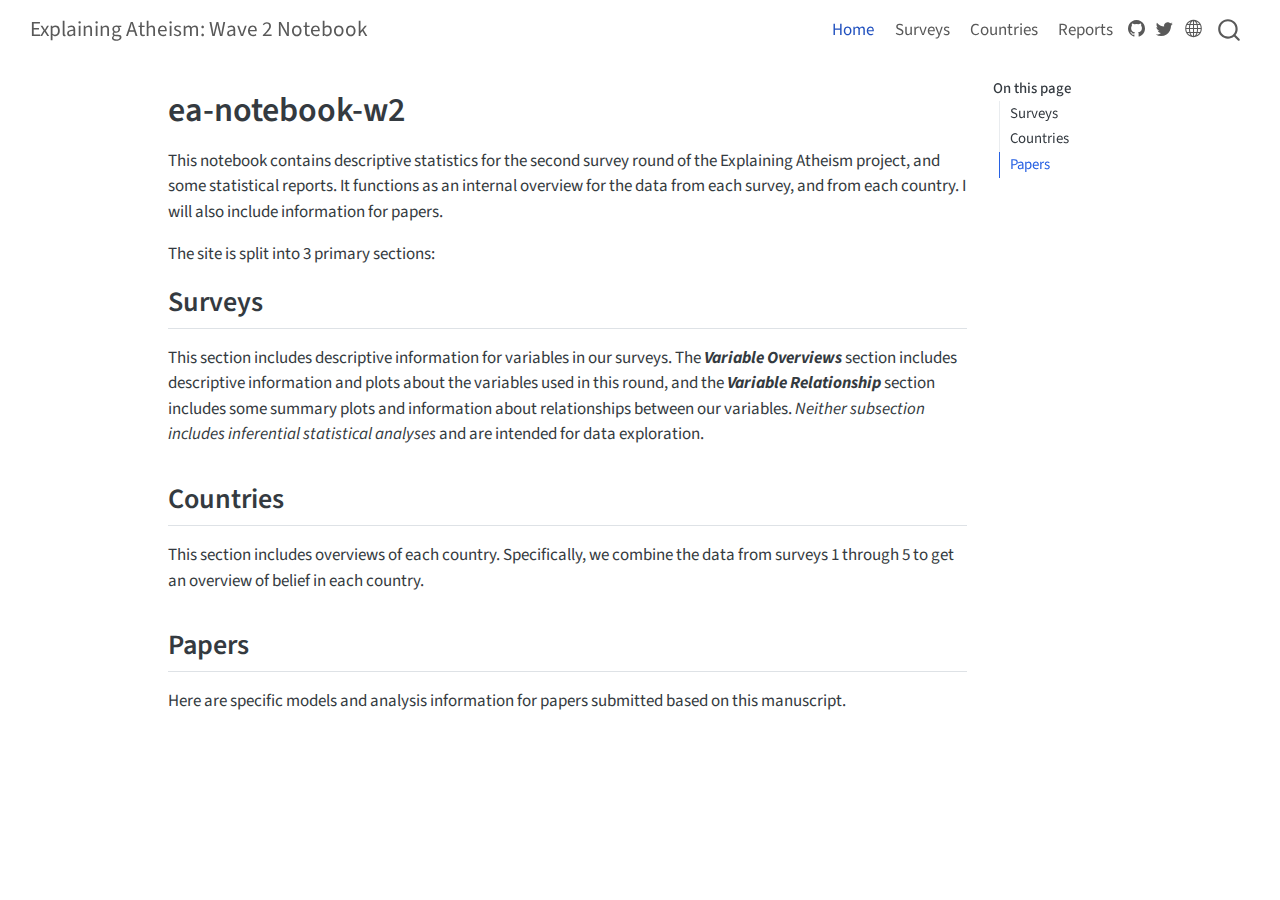
<file: docs/index.html>
<!DOCTYPE html>
<html xmlns="http://www.w3.org/1999/xhtml" lang="en" xml:lang="en"><head>

<meta charset="utf-8">
<meta name="generator" content="quarto-1.4.549">

<meta name="viewport" content="width=device-width, initial-scale=1.0, user-scalable=yes">


<title>Explaining Atheism: Wave 2 Notebook - ea-notebook-w2</title>
<style>
code{white-space: pre-wrap;}
span.smallcaps{font-variant: small-caps;}
div.columns{display: flex; gap: min(4vw, 1.5em);}
div.column{flex: auto; overflow-x: auto;}
div.hanging-indent{margin-left: 1.5em; text-indent: -1.5em;}
ul.task-list{list-style: none;}
ul.task-list li input[type="checkbox"] {
  width: 0.8em;
  margin: 0 0.8em 0.2em -1em; /* quarto-specific, see https://github.com/quarto-dev/quarto-cli/issues/4556 */ 
  vertical-align: middle;
}
</style>


<script src="site_libs/quarto-nav/quarto-nav.js"></script>
<script src="site_libs/quarto-nav/headroom.min.js"></script>
<script src="site_libs/clipboard/clipboard.min.js"></script>
<script src="site_libs/quarto-search/autocomplete.umd.js"></script>
<script src="site_libs/quarto-search/fuse.min.js"></script>
<script src="site_libs/quarto-search/quarto-search.js"></script>
<meta name="quarto:offset" content="./">
<script src="site_libs/quarto-html/quarto.js"></script>
<script src="site_libs/quarto-html/popper.min.js"></script>
<script src="site_libs/quarto-html/tippy.umd.min.js"></script>
<script src="site_libs/quarto-html/anchor.min.js"></script>
<link href="site_libs/quarto-html/tippy.css" rel="stylesheet">
<link href="site_libs/quarto-html/quarto-syntax-highlighting.css" rel="stylesheet" id="quarto-text-highlighting-styles">
<script src="site_libs/bootstrap/bootstrap.min.js"></script>
<link href="site_libs/bootstrap/bootstrap-icons.css" rel="stylesheet">
<link href="site_libs/bootstrap/bootstrap.min.css" rel="stylesheet" id="quarto-bootstrap" data-mode="light">
<script id="quarto-search-options" type="application/json">{
  "location": "navbar",
  "copy-button": false,
  "collapse-after": 3,
  "panel-placement": "end",
  "type": "overlay",
  "limit": 50,
  "keyboard-shortcut": [
    "f",
    "/",
    "s"
  ],
  "show-item-context": false,
  "language": {
    "search-no-results-text": "No results",
    "search-matching-documents-text": "matching documents",
    "search-copy-link-title": "Copy link to search",
    "search-hide-matches-text": "Hide additional matches",
    "search-more-match-text": "more match in this document",
    "search-more-matches-text": "more matches in this document",
    "search-clear-button-title": "Clear",
    "search-text-placeholder": "",
    "search-detached-cancel-button-title": "Cancel",
    "search-submit-button-title": "Submit",
    "search-label": "Search"
  }
}</script>


<link rel="stylesheet" href="custom.css">
</head>

<body class="nav-fixed">

<div id="quarto-search-results"></div>
  <header id="quarto-header" class="headroom fixed-top">
    <nav class="navbar navbar-expand-lg " data-bs-theme="dark">
      <div class="navbar-container container-fluid">
      <div class="navbar-brand-container mx-auto">
    <a class="navbar-brand" href="./index.html">
    <span class="navbar-title">Explaining Atheism: Wave 2 Notebook</span>
    </a>
  </div>
            <div id="quarto-search" class="" title="Search"></div>
          <button class="navbar-toggler" type="button" data-bs-toggle="collapse" data-bs-target="#navbarCollapse" aria-controls="navbarCollapse" aria-expanded="false" aria-label="Toggle navigation" onclick="if (window.quartoToggleHeadroom) { window.quartoToggleHeadroom(); }">
  <span class="navbar-toggler-icon"></span>
</button>
          <div class="collapse navbar-collapse" id="navbarCollapse">
            <ul class="navbar-nav navbar-nav-scroll ms-auto">
  <li class="nav-item">
    <a class="nav-link active" href="./index.html" aria-current="page"> 
<span class="menu-text">Home</span></a>
  </li>  
  <li class="nav-item">
    <a class="nav-link" href="./surveyInfo.html"> 
<span class="menu-text">Surveys</span></a>
  </li>  
  <li class="nav-item">
    <a class="nav-link" href="./countryInfo.html"> 
<span class="menu-text">Countries</span></a>
  </li>  
  <li class="nav-item">
    <a class="nav-link" href="./reports/reports.html"> 
<span class="menu-text">Reports</span></a>
  </li>  
</ul>
          </div> <!-- /navcollapse -->
          <div class="quarto-navbar-tools tools-wide">
    <a href="https://github.com/cjsrussell/" title="" class="quarto-navigation-tool px-1" aria-label="GitHub"><i class="bi bi-github"></i></a>
    <a href="https://twitter.com/ExplainingAthe1/" title="" class="quarto-navigation-tool px-1" aria-label="Twitter"><i class="bi bi-twitter"></i></a>
    <a href="https://www.explainingatheism.org/" title="" class="quarto-navigation-tool px-1" aria-label="Explaining Atheism"><i class="bi bi-globe"></i></a>
</div>
      </div> <!-- /container-fluid -->
    </nav>
</header>
<!-- content -->
<div id="quarto-content" class="quarto-container page-columns page-rows-contents page-layout-article page-navbar">
<!-- sidebar -->
<!-- margin-sidebar -->
    <div id="quarto-margin-sidebar" class="sidebar margin-sidebar">
        <nav id="TOC" role="doc-toc" class="toc-active">
    <h2 id="toc-title">On this page</h2>
   
  <ul>
  <li><a href="#surveys" id="toc-surveys" class="nav-link active" data-scroll-target="#surveys">Surveys</a></li>
  <li><a href="#countries" id="toc-countries" class="nav-link" data-scroll-target="#countries">Countries</a></li>
  <li><a href="#papers" id="toc-papers" class="nav-link" data-scroll-target="#papers">Papers</a></li>
  </ul>
</nav>
    </div>
<!-- main -->
<main class="content" id="quarto-document-content">

<header id="title-block-header" class="quarto-title-block default">
<div class="quarto-title">
<h1 class="title">ea-notebook-w2</h1>
</div>



<div class="quarto-title-meta">

    
  
    
  </div>
  


</header>


<p>This notebook contains descriptive statistics for the second survey round of the Explaining Atheism project, and some statistical reports. It functions as an internal overview for the data from each survey, and from each country. I will also include information for papers.</p>
<p>The site is split into 3 primary sections:</p>
<section id="surveys" class="level2">
<h2 class="anchored" data-anchor-id="surveys">Surveys</h2>
<p>This section includes descriptive information for variables in our surveys. The <strong><em>Variable Overviews</em></strong> section includes descriptive information and plots about the variables used in this round, and the <strong><em>Variable Relationship</em></strong> section includes some summary plots and information about relationships between our variables. <em>Neither subsection includes inferential statistical analyses</em> and are intended for data exploration.</p>
</section>
<section id="countries" class="level2">
<h2 class="anchored" data-anchor-id="countries">Countries</h2>
<p>This section includes overviews of each country. Specifically, we combine the data from surveys 1 through 5 to get an overview of belief in each country.</p>
</section>
<section id="papers" class="level2">
<h2 class="anchored" data-anchor-id="papers">Papers</h2>
<p>Here are specific models and analysis information for papers submitted based on this manuscript.</p>


</section>

</main> <!-- /main -->
<script id="quarto-html-after-body" type="application/javascript">
window.document.addEventListener("DOMContentLoaded", function (event) {
  const toggleBodyColorMode = (bsSheetEl) => {
    const mode = bsSheetEl.getAttribute("data-mode");
    const bodyEl = window.document.querySelector("body");
    if (mode === "dark") {
      bodyEl.classList.add("quarto-dark");
      bodyEl.classList.remove("quarto-light");
    } else {
      bodyEl.classList.add("quarto-light");
      bodyEl.classList.remove("quarto-dark");
    }
  }
  const toggleBodyColorPrimary = () => {
    const bsSheetEl = window.document.querySelector("link#quarto-bootstrap");
    if (bsSheetEl) {
      toggleBodyColorMode(bsSheetEl);
    }
  }
  toggleBodyColorPrimary();  
  const icon = "";
  const anchorJS = new window.AnchorJS();
  anchorJS.options = {
    placement: 'right',
    icon: icon
  };
  anchorJS.add('.anchored');
  const isCodeAnnotation = (el) => {
    for (const clz of el.classList) {
      if (clz.startsWith('code-annotation-')) {                     
        return true;
      }
    }
    return false;
  }
  const clipboard = new window.ClipboardJS('.code-copy-button', {
    text: function(trigger) {
      const codeEl = trigger.previousElementSibling.cloneNode(true);
      for (const childEl of codeEl.children) {
        if (isCodeAnnotation(childEl)) {
          childEl.remove();
        }
      }
      return codeEl.innerText;
    }
  });
  clipboard.on('success', function(e) {
    // button target
    const button = e.trigger;
    // don't keep focus
    button.blur();
    // flash "checked"
    button.classList.add('code-copy-button-checked');
    var currentTitle = button.getAttribute("title");
    button.setAttribute("title", "Copied!");
    let tooltip;
    if (window.bootstrap) {
      button.setAttribute("data-bs-toggle", "tooltip");
      button.setAttribute("data-bs-placement", "left");
      button.setAttribute("data-bs-title", "Copied!");
      tooltip = new bootstrap.Tooltip(button, 
        { trigger: "manual", 
          customClass: "code-copy-button-tooltip",
          offset: [0, -8]});
      tooltip.show();    
    }
    setTimeout(function() {
      if (tooltip) {
        tooltip.hide();
        button.removeAttribute("data-bs-title");
        button.removeAttribute("data-bs-toggle");
        button.removeAttribute("data-bs-placement");
      }
      button.setAttribute("title", currentTitle);
      button.classList.remove('code-copy-button-checked');
    }, 1000);
    // clear code selection
    e.clearSelection();
  });
  function tippyHover(el, contentFn, onTriggerFn, onUntriggerFn) {
    const config = {
      allowHTML: true,
      maxWidth: 500,
      delay: 100,
      arrow: false,
      appendTo: function(el) {
          return el.parentElement;
      },
      interactive: true,
      interactiveBorder: 10,
      theme: 'quarto',
      placement: 'bottom-start',
    };
    if (contentFn) {
      config.content = contentFn;
    }
    if (onTriggerFn) {
      config.onTrigger = onTriggerFn;
    }
    if (onUntriggerFn) {
      config.onUntrigger = onUntriggerFn;
    }
    window.tippy(el, config); 
  }
  const noterefs = window.document.querySelectorAll('a[role="doc-noteref"]');
  for (var i=0; i<noterefs.length; i++) {
    const ref = noterefs[i];
    tippyHover(ref, function() {
      // use id or data attribute instead here
      let href = ref.getAttribute('data-footnote-href') || ref.getAttribute('href');
      try { href = new URL(href).hash; } catch {}
      const id = href.replace(/^#\/?/, "");
      const note = window.document.getElementById(id);
      return note.innerHTML;
    });
  }
  const xrefs = window.document.querySelectorAll('a.quarto-xref');
  const processXRef = (id, note) => {
    // Strip column container classes
    const stripColumnClz = (el) => {
      el.classList.remove("page-full", "page-columns");
      if (el.children) {
        for (const child of el.children) {
          stripColumnClz(child);
        }
      }
    }
    stripColumnClz(note)
    if (id === null || id.startsWith('sec-')) {
      // Special case sections, only their first couple elements
      const container = document.createElement("div");
      if (note.children && note.children.length > 2) {
        container.appendChild(note.children[0].cloneNode(true));
        for (let i = 1; i < note.children.length; i++) {
          const child = note.children[i];
          if (child.tagName === "P" && child.innerText === "") {
            continue;
          } else {
            container.appendChild(child.cloneNode(true));
            break;
          }
        }
        if (window.Quarto?.typesetMath) {
          window.Quarto.typesetMath(container);
        }
        return container.innerHTML
      } else {
        if (window.Quarto?.typesetMath) {
          window.Quarto.typesetMath(note);
        }
        return note.innerHTML;
      }
    } else {
      // Remove any anchor links if they are present
      const anchorLink = note.querySelector('a.anchorjs-link');
      if (anchorLink) {
        anchorLink.remove();
      }
      if (window.Quarto?.typesetMath) {
        window.Quarto.typesetMath(note);
      }
      // TODO in 1.5, we should make sure this works without a callout special case
      if (note.classList.contains("callout")) {
        return note.outerHTML;
      } else {
        return note.innerHTML;
      }
    }
  }
  for (var i=0; i<xrefs.length; i++) {
    const xref = xrefs[i];
    tippyHover(xref, undefined, function(instance) {
      instance.disable();
      let url = xref.getAttribute('href');
      let hash = undefined; 
      if (url.startsWith('#')) {
        hash = url;
      } else {
        try { hash = new URL(url).hash; } catch {}
      }
      if (hash) {
        const id = hash.replace(/^#\/?/, "");
        const note = window.document.getElementById(id);
        if (note !== null) {
          try {
            const html = processXRef(id, note.cloneNode(true));
            instance.setContent(html);
          } finally {
            instance.enable();
            instance.show();
          }
        } else {
          // See if we can fetch this
          fetch(url.split('#')[0])
          .then(res => res.text())
          .then(html => {
            const parser = new DOMParser();
            const htmlDoc = parser.parseFromString(html, "text/html");
            const note = htmlDoc.getElementById(id);
            if (note !== null) {
              const html = processXRef(id, note);
              instance.setContent(html);
            } 
          }).finally(() => {
            instance.enable();
            instance.show();
          });
        }
      } else {
        // See if we can fetch a full url (with no hash to target)
        // This is a special case and we should probably do some content thinning / targeting
        fetch(url)
        .then(res => res.text())
        .then(html => {
          const parser = new DOMParser();
          const htmlDoc = parser.parseFromString(html, "text/html");
          const note = htmlDoc.querySelector('main.content');
          if (note !== null) {
            // This should only happen for chapter cross references
            // (since there is no id in the URL)
            // remove the first header
            if (note.children.length > 0 && note.children[0].tagName === "HEADER") {
              note.children[0].remove();
            }
            const html = processXRef(null, note);
            instance.setContent(html);
          } 
        }).finally(() => {
          instance.enable();
          instance.show();
        });
      }
    }, function(instance) {
    });
  }
      let selectedAnnoteEl;
      const selectorForAnnotation = ( cell, annotation) => {
        let cellAttr = 'data-code-cell="' + cell + '"';
        let lineAttr = 'data-code-annotation="' +  annotation + '"';
        const selector = 'span[' + cellAttr + '][' + lineAttr + ']';
        return selector;
      }
      const selectCodeLines = (annoteEl) => {
        const doc = window.document;
        const targetCell = annoteEl.getAttribute("data-target-cell");
        const targetAnnotation = annoteEl.getAttribute("data-target-annotation");
        const annoteSpan = window.document.querySelector(selectorForAnnotation(targetCell, targetAnnotation));
        const lines = annoteSpan.getAttribute("data-code-lines").split(",");
        const lineIds = lines.map((line) => {
          return targetCell + "-" + line;
        })
        let top = null;
        let height = null;
        let parent = null;
        if (lineIds.length > 0) {
            //compute the position of the single el (top and bottom and make a div)
            const el = window.document.getElementById(lineIds[0]);
            top = el.offsetTop;
            height = el.offsetHeight;
            parent = el.parentElement.parentElement;
          if (lineIds.length > 1) {
            const lastEl = window.document.getElementById(lineIds[lineIds.length - 1]);
            const bottom = lastEl.offsetTop + lastEl.offsetHeight;
            height = bottom - top;
          }
          if (top !== null && height !== null && parent !== null) {
            // cook up a div (if necessary) and position it 
            let div = window.document.getElementById("code-annotation-line-highlight");
            if (div === null) {
              div = window.document.createElement("div");
              div.setAttribute("id", "code-annotation-line-highlight");
              div.style.position = 'absolute';
              parent.appendChild(div);
            }
            div.style.top = top - 2 + "px";
            div.style.height = height + 4 + "px";
            div.style.left = 0;
            let gutterDiv = window.document.getElementById("code-annotation-line-highlight-gutter");
            if (gutterDiv === null) {
              gutterDiv = window.document.createElement("div");
              gutterDiv.setAttribute("id", "code-annotation-line-highlight-gutter");
              gutterDiv.style.position = 'absolute';
              const codeCell = window.document.getElementById(targetCell);
              const gutter = codeCell.querySelector('.code-annotation-gutter');
              gutter.appendChild(gutterDiv);
            }
            gutterDiv.style.top = top - 2 + "px";
            gutterDiv.style.height = height + 4 + "px";
          }
          selectedAnnoteEl = annoteEl;
        }
      };
      const unselectCodeLines = () => {
        const elementsIds = ["code-annotation-line-highlight", "code-annotation-line-highlight-gutter"];
        elementsIds.forEach((elId) => {
          const div = window.document.getElementById(elId);
          if (div) {
            div.remove();
          }
        });
        selectedAnnoteEl = undefined;
      };
        // Handle positioning of the toggle
    window.addEventListener(
      "resize",
      throttle(() => {
        elRect = undefined;
        if (selectedAnnoteEl) {
          selectCodeLines(selectedAnnoteEl);
        }
      }, 10)
    );
    function throttle(fn, ms) {
    let throttle = false;
    let timer;
      return (...args) => {
        if(!throttle) { // first call gets through
            fn.apply(this, args);
            throttle = true;
        } else { // all the others get throttled
            if(timer) clearTimeout(timer); // cancel #2
            timer = setTimeout(() => {
              fn.apply(this, args);
              timer = throttle = false;
            }, ms);
        }
      };
    }
      // Attach click handler to the DT
      const annoteDls = window.document.querySelectorAll('dt[data-target-cell]');
      for (const annoteDlNode of annoteDls) {
        annoteDlNode.addEventListener('click', (event) => {
          const clickedEl = event.target;
          if (clickedEl !== selectedAnnoteEl) {
            unselectCodeLines();
            const activeEl = window.document.querySelector('dt[data-target-cell].code-annotation-active');
            if (activeEl) {
              activeEl.classList.remove('code-annotation-active');
            }
            selectCodeLines(clickedEl);
            clickedEl.classList.add('code-annotation-active');
          } else {
            // Unselect the line
            unselectCodeLines();
            clickedEl.classList.remove('code-annotation-active');
          }
        });
      }
  const findCites = (el) => {
    const parentEl = el.parentElement;
    if (parentEl) {
      const cites = parentEl.dataset.cites;
      if (cites) {
        return {
          el,
          cites: cites.split(' ')
        };
      } else {
        return findCites(el.parentElement)
      }
    } else {
      return undefined;
    }
  };
  var bibliorefs = window.document.querySelectorAll('a[role="doc-biblioref"]');
  for (var i=0; i<bibliorefs.length; i++) {
    const ref = bibliorefs[i];
    const citeInfo = findCites(ref);
    if (citeInfo) {
      tippyHover(citeInfo.el, function() {
        var popup = window.document.createElement('div');
        citeInfo.cites.forEach(function(cite) {
          var citeDiv = window.document.createElement('div');
          citeDiv.classList.add('hanging-indent');
          citeDiv.classList.add('csl-entry');
          var biblioDiv = window.document.getElementById('ref-' + cite);
          if (biblioDiv) {
            citeDiv.innerHTML = biblioDiv.innerHTML;
          }
          popup.appendChild(citeDiv);
        });
        return popup.innerHTML;
      });
    }
  }
});
</script>
</div> <!-- /content -->




</body></html>
</file>
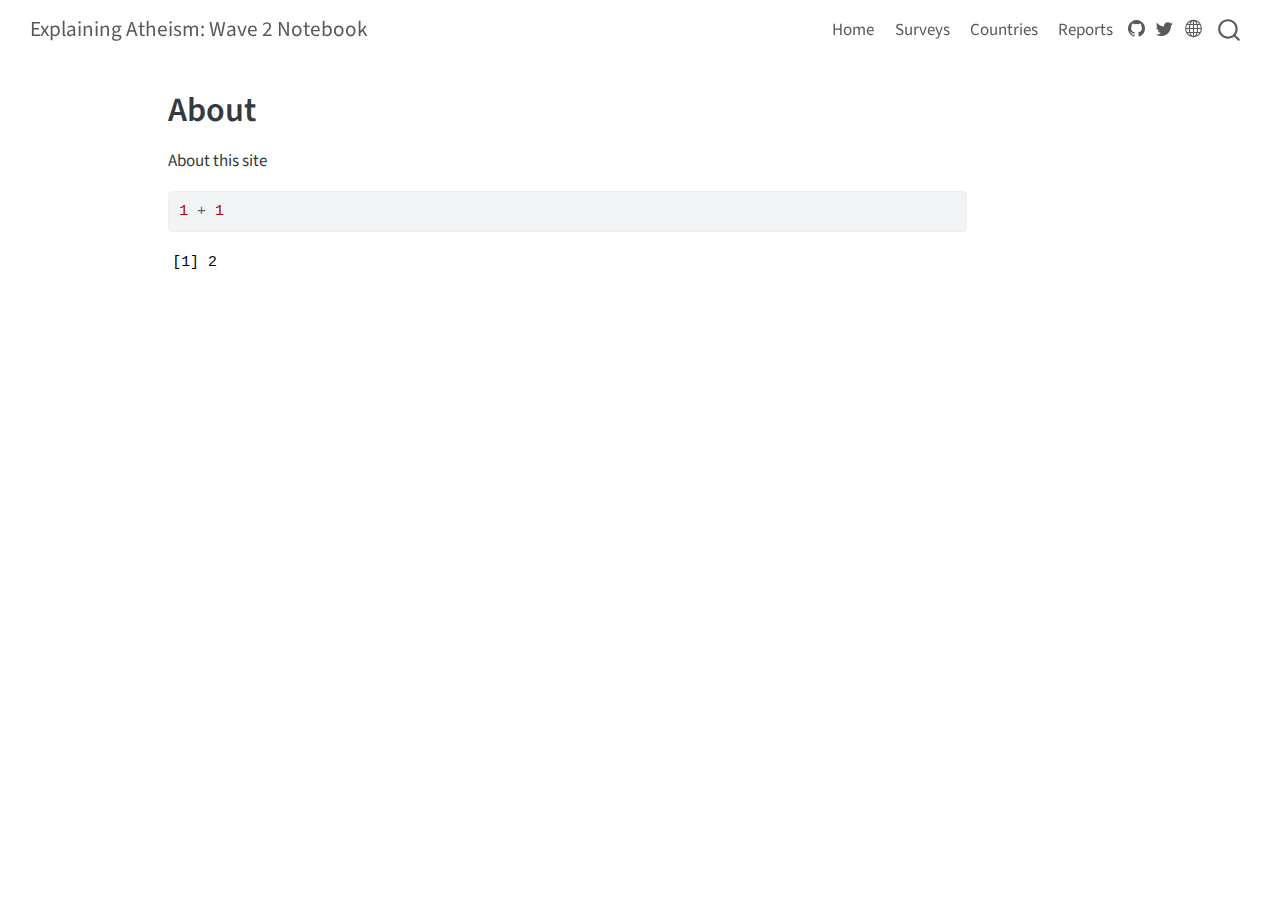
<file: docs/about.html>
<!DOCTYPE html>
<html xmlns="http://www.w3.org/1999/xhtml" lang="en" xml:lang="en"><head>

<meta charset="utf-8">
<meta name="generator" content="quarto-1.4.549">

<meta name="viewport" content="width=device-width, initial-scale=1.0, user-scalable=yes">


<title>Explaining Atheism: Wave 2 Notebook - About</title>
<style>
code{white-space: pre-wrap;}
span.smallcaps{font-variant: small-caps;}
div.columns{display: flex; gap: min(4vw, 1.5em);}
div.column{flex: auto; overflow-x: auto;}
div.hanging-indent{margin-left: 1.5em; text-indent: -1.5em;}
ul.task-list{list-style: none;}
ul.task-list li input[type="checkbox"] {
  width: 0.8em;
  margin: 0 0.8em 0.2em -1em; /* quarto-specific, see https://github.com/quarto-dev/quarto-cli/issues/4556 */ 
  vertical-align: middle;
}
/* CSS for syntax highlighting */
pre > code.sourceCode { white-space: pre; position: relative; }
pre > code.sourceCode > span { line-height: 1.25; }
pre > code.sourceCode > span:empty { height: 1.2em; }
.sourceCode { overflow: visible; }
code.sourceCode > span { color: inherit; text-decoration: inherit; }
div.sourceCode { margin: 1em 0; }
pre.sourceCode { margin: 0; }
@media screen {
div.sourceCode { overflow: auto; }
}
@media print {
pre > code.sourceCode { white-space: pre-wrap; }
pre > code.sourceCode > span { text-indent: -5em; padding-left: 5em; }
}
pre.numberSource code
  { counter-reset: source-line 0; }
pre.numberSource code > span
  { position: relative; left: -4em; counter-increment: source-line; }
pre.numberSource code > span > a:first-child::before
  { content: counter(source-line);
    position: relative; left: -1em; text-align: right; vertical-align: baseline;
    border: none; display: inline-block;
    -webkit-touch-callout: none; -webkit-user-select: none;
    -khtml-user-select: none; -moz-user-select: none;
    -ms-user-select: none; user-select: none;
    padding: 0 4px; width: 4em;
  }
pre.numberSource { margin-left: 3em;  padding-left: 4px; }
div.sourceCode
  {   }
@media screen {
pre > code.sourceCode > span > a:first-child::before { text-decoration: underline; }
}
</style>


<script src="site_libs/quarto-nav/quarto-nav.js"></script>
<script src="site_libs/quarto-nav/headroom.min.js"></script>
<script src="site_libs/clipboard/clipboard.min.js"></script>
<script src="site_libs/quarto-search/autocomplete.umd.js"></script>
<script src="site_libs/quarto-search/fuse.min.js"></script>
<script src="site_libs/quarto-search/quarto-search.js"></script>
<meta name="quarto:offset" content="./">
<script src="site_libs/quarto-html/quarto.js"></script>
<script src="site_libs/quarto-html/popper.min.js"></script>
<script src="site_libs/quarto-html/tippy.umd.min.js"></script>
<script src="site_libs/quarto-html/anchor.min.js"></script>
<link href="site_libs/quarto-html/tippy.css" rel="stylesheet">
<link href="site_libs/quarto-html/quarto-syntax-highlighting.css" rel="stylesheet" id="quarto-text-highlighting-styles">
<script src="site_libs/bootstrap/bootstrap.min.js"></script>
<link href="site_libs/bootstrap/bootstrap-icons.css" rel="stylesheet">
<link href="site_libs/bootstrap/bootstrap.min.css" rel="stylesheet" id="quarto-bootstrap" data-mode="light">
<script id="quarto-search-options" type="application/json">{
  "location": "navbar",
  "copy-button": false,
  "collapse-after": 3,
  "panel-placement": "end",
  "type": "overlay",
  "limit": 50,
  "keyboard-shortcut": [
    "f",
    "/",
    "s"
  ],
  "show-item-context": false,
  "language": {
    "search-no-results-text": "No results",
    "search-matching-documents-text": "matching documents",
    "search-copy-link-title": "Copy link to search",
    "search-hide-matches-text": "Hide additional matches",
    "search-more-match-text": "more match in this document",
    "search-more-matches-text": "more matches in this document",
    "search-clear-button-title": "Clear",
    "search-text-placeholder": "",
    "search-detached-cancel-button-title": "Cancel",
    "search-submit-button-title": "Submit",
    "search-label": "Search"
  }
}</script>


<link rel="stylesheet" href="custom.css">
</head>

<body class="nav-fixed">

<div id="quarto-search-results"></div>
  <header id="quarto-header" class="headroom fixed-top">
    <nav class="navbar navbar-expand-lg " data-bs-theme="dark">
      <div class="navbar-container container-fluid">
      <div class="navbar-brand-container mx-auto">
    <a class="navbar-brand" href="./index.html">
    <span class="navbar-title">Explaining Atheism: Wave 2 Notebook</span>
    </a>
  </div>
            <div id="quarto-search" class="" title="Search"></div>
          <button class="navbar-toggler" type="button" data-bs-toggle="collapse" data-bs-target="#navbarCollapse" aria-controls="navbarCollapse" aria-expanded="false" aria-label="Toggle navigation" onclick="if (window.quartoToggleHeadroom) { window.quartoToggleHeadroom(); }">
  <span class="navbar-toggler-icon"></span>
</button>
          <div class="collapse navbar-collapse" id="navbarCollapse">
            <ul class="navbar-nav navbar-nav-scroll ms-auto">
  <li class="nav-item">
    <a class="nav-link" href="./index.html"> 
<span class="menu-text">Home</span></a>
  </li>  
  <li class="nav-item">
    <a class="nav-link" href="./surveyInfo.html"> 
<span class="menu-text">Surveys</span></a>
  </li>  
  <li class="nav-item">
    <a class="nav-link" href="./countryInfo.html"> 
<span class="menu-text">Countries</span></a>
  </li>  
  <li class="nav-item">
    <a class="nav-link" href="./reports/reports.html"> 
<span class="menu-text">Reports</span></a>
  </li>  
</ul>
          </div> <!-- /navcollapse -->
          <div class="quarto-navbar-tools tools-wide">
    <a href="https://github.com/cjsrussell/" title="" class="quarto-navigation-tool px-1" aria-label="GitHub"><i class="bi bi-github"></i></a>
    <a href="https://twitter.com/ExplainingAthe1/" title="" class="quarto-navigation-tool px-1" aria-label="Twitter"><i class="bi bi-twitter"></i></a>
    <a href="https://www.explainingatheism.org/" title="" class="quarto-navigation-tool px-1" aria-label="Explaining Atheism"><i class="bi bi-globe"></i></a>
</div>
      </div> <!-- /container-fluid -->
    </nav>
</header>
<!-- content -->
<div id="quarto-content" class="quarto-container page-columns page-rows-contents page-layout-article page-navbar">
<!-- sidebar -->
<!-- margin-sidebar -->
    <div id="quarto-margin-sidebar" class="sidebar margin-sidebar">
        
    </div>
<!-- main -->
<main class="content" id="quarto-document-content">

<header id="title-block-header" class="quarto-title-block default">
<div class="quarto-title">
<h1 class="title">About</h1>
</div>



<div class="quarto-title-meta">

    
  
    
  </div>
  


</header>


<p>About this site</p>
<div class="cell">
<div class="sourceCode cell-code" id="cb1"><pre class="sourceCode r code-with-copy"><code class="sourceCode r"><span id="cb1-1"><a href="#cb1-1" aria-hidden="true" tabindex="-1"></a><span class="dv">1</span> <span class="sc">+</span> <span class="dv">1</span></span></code><button title="Copy to Clipboard" class="code-copy-button"><i class="bi"></i></button></pre></div>
<div class="cell-output cell-output-stdout">
<pre><code>[1] 2</code></pre>
</div>
</div>



</main> <!-- /main -->
<script id="quarto-html-after-body" type="application/javascript">
window.document.addEventListener("DOMContentLoaded", function (event) {
  const toggleBodyColorMode = (bsSheetEl) => {
    const mode = bsSheetEl.getAttribute("data-mode");
    const bodyEl = window.document.querySelector("body");
    if (mode === "dark") {
      bodyEl.classList.add("quarto-dark");
      bodyEl.classList.remove("quarto-light");
    } else {
      bodyEl.classList.add("quarto-light");
      bodyEl.classList.remove("quarto-dark");
    }
  }
  const toggleBodyColorPrimary = () => {
    const bsSheetEl = window.document.querySelector("link#quarto-bootstrap");
    if (bsSheetEl) {
      toggleBodyColorMode(bsSheetEl);
    }
  }
  toggleBodyColorPrimary();  
  const icon = "";
  const anchorJS = new window.AnchorJS();
  anchorJS.options = {
    placement: 'right',
    icon: icon
  };
  anchorJS.add('.anchored');
  const isCodeAnnotation = (el) => {
    for (const clz of el.classList) {
      if (clz.startsWith('code-annotation-')) {                     
        return true;
      }
    }
    return false;
  }
  const clipboard = new window.ClipboardJS('.code-copy-button', {
    text: function(trigger) {
      const codeEl = trigger.previousElementSibling.cloneNode(true);
      for (const childEl of codeEl.children) {
        if (isCodeAnnotation(childEl)) {
          childEl.remove();
        }
      }
      return codeEl.innerText;
    }
  });
  clipboard.on('success', function(e) {
    // button target
    const button = e.trigger;
    // don't keep focus
    button.blur();
    // flash "checked"
    button.classList.add('code-copy-button-checked');
    var currentTitle = button.getAttribute("title");
    button.setAttribute("title", "Copied!");
    let tooltip;
    if (window.bootstrap) {
      button.setAttribute("data-bs-toggle", "tooltip");
      button.setAttribute("data-bs-placement", "left");
      button.setAttribute("data-bs-title", "Copied!");
      tooltip = new bootstrap.Tooltip(button, 
        { trigger: "manual", 
          customClass: "code-copy-button-tooltip",
          offset: [0, -8]});
      tooltip.show();    
    }
    setTimeout(function() {
      if (tooltip) {
        tooltip.hide();
        button.removeAttribute("data-bs-title");
        button.removeAttribute("data-bs-toggle");
        button.removeAttribute("data-bs-placement");
      }
      button.setAttribute("title", currentTitle);
      button.classList.remove('code-copy-button-checked');
    }, 1000);
    // clear code selection
    e.clearSelection();
  });
  function tippyHover(el, contentFn, onTriggerFn, onUntriggerFn) {
    const config = {
      allowHTML: true,
      maxWidth: 500,
      delay: 100,
      arrow: false,
      appendTo: function(el) {
          return el.parentElement;
      },
      interactive: true,
      interactiveBorder: 10,
      theme: 'quarto',
      placement: 'bottom-start',
    };
    if (contentFn) {
      config.content = contentFn;
    }
    if (onTriggerFn) {
      config.onTrigger = onTriggerFn;
    }
    if (onUntriggerFn) {
      config.onUntrigger = onUntriggerFn;
    }
    window.tippy(el, config); 
  }
  const noterefs = window.document.querySelectorAll('a[role="doc-noteref"]');
  for (var i=0; i<noterefs.length; i++) {
    const ref = noterefs[i];
    tippyHover(ref, function() {
      // use id or data attribute instead here
      let href = ref.getAttribute('data-footnote-href') || ref.getAttribute('href');
      try { href = new URL(href).hash; } catch {}
      const id = href.replace(/^#\/?/, "");
      const note = window.document.getElementById(id);
      return note.innerHTML;
    });
  }
  const xrefs = window.document.querySelectorAll('a.quarto-xref');
  const processXRef = (id, note) => {
    // Strip column container classes
    const stripColumnClz = (el) => {
      el.classList.remove("page-full", "page-columns");
      if (el.children) {
        for (const child of el.children) {
          stripColumnClz(child);
        }
      }
    }
    stripColumnClz(note)
    if (id === null || id.startsWith('sec-')) {
      // Special case sections, only their first couple elements
      const container = document.createElement("div");
      if (note.children && note.children.length > 2) {
        container.appendChild(note.children[0].cloneNode(true));
        for (let i = 1; i < note.children.length; i++) {
          const child = note.children[i];
          if (child.tagName === "P" && child.innerText === "") {
            continue;
          } else {
            container.appendChild(child.cloneNode(true));
            break;
          }
        }
        if (window.Quarto?.typesetMath) {
          window.Quarto.typesetMath(container);
        }
        return container.innerHTML
      } else {
        if (window.Quarto?.typesetMath) {
          window.Quarto.typesetMath(note);
        }
        return note.innerHTML;
      }
    } else {
      // Remove any anchor links if they are present
      const anchorLink = note.querySelector('a.anchorjs-link');
      if (anchorLink) {
        anchorLink.remove();
      }
      if (window.Quarto?.typesetMath) {
        window.Quarto.typesetMath(note);
      }
      // TODO in 1.5, we should make sure this works without a callout special case
      if (note.classList.contains("callout")) {
        return note.outerHTML;
      } else {
        return note.innerHTML;
      }
    }
  }
  for (var i=0; i<xrefs.length; i++) {
    const xref = xrefs[i];
    tippyHover(xref, undefined, function(instance) {
      instance.disable();
      let url = xref.getAttribute('href');
      let hash = undefined; 
      if (url.startsWith('#')) {
        hash = url;
      } else {
        try { hash = new URL(url).hash; } catch {}
      }
      if (hash) {
        const id = hash.replace(/^#\/?/, "");
        const note = window.document.getElementById(id);
        if (note !== null) {
          try {
            const html = processXRef(id, note.cloneNode(true));
            instance.setContent(html);
          } finally {
            instance.enable();
            instance.show();
          }
        } else {
          // See if we can fetch this
          fetch(url.split('#')[0])
          .then(res => res.text())
          .then(html => {
            const parser = new DOMParser();
            const htmlDoc = parser.parseFromString(html, "text/html");
            const note = htmlDoc.getElementById(id);
            if (note !== null) {
              const html = processXRef(id, note);
              instance.setContent(html);
            } 
          }).finally(() => {
            instance.enable();
            instance.show();
          });
        }
      } else {
        // See if we can fetch a full url (with no hash to target)
        // This is a special case and we should probably do some content thinning / targeting
        fetch(url)
        .then(res => res.text())
        .then(html => {
          const parser = new DOMParser();
          const htmlDoc = parser.parseFromString(html, "text/html");
          const note = htmlDoc.querySelector('main.content');
          if (note !== null) {
            // This should only happen for chapter cross references
            // (since there is no id in the URL)
            // remove the first header
            if (note.children.length > 0 && note.children[0].tagName === "HEADER") {
              note.children[0].remove();
            }
            const html = processXRef(null, note);
            instance.setContent(html);
          } 
        }).finally(() => {
          instance.enable();
          instance.show();
        });
      }
    }, function(instance) {
    });
  }
      let selectedAnnoteEl;
      const selectorForAnnotation = ( cell, annotation) => {
        let cellAttr = 'data-code-cell="' + cell + '"';
        let lineAttr = 'data-code-annotation="' +  annotation + '"';
        const selector = 'span[' + cellAttr + '][' + lineAttr + ']';
        return selector;
      }
      const selectCodeLines = (annoteEl) => {
        const doc = window.document;
        const targetCell = annoteEl.getAttribute("data-target-cell");
        const targetAnnotation = annoteEl.getAttribute("data-target-annotation");
        const annoteSpan = window.document.querySelector(selectorForAnnotation(targetCell, targetAnnotation));
        const lines = annoteSpan.getAttribute("data-code-lines").split(",");
        const lineIds = lines.map((line) => {
          return targetCell + "-" + line;
        })
        let top = null;
        let height = null;
        let parent = null;
        if (lineIds.length > 0) {
            //compute the position of the single el (top and bottom and make a div)
            const el = window.document.getElementById(lineIds[0]);
            top = el.offsetTop;
            height = el.offsetHeight;
            parent = el.parentElement.parentElement;
          if (lineIds.length > 1) {
            const lastEl = window.document.getElementById(lineIds[lineIds.length - 1]);
            const bottom = lastEl.offsetTop + lastEl.offsetHeight;
            height = bottom - top;
          }
          if (top !== null && height !== null && parent !== null) {
            // cook up a div (if necessary) and position it 
            let div = window.document.getElementById("code-annotation-line-highlight");
            if (div === null) {
              div = window.document.createElement("div");
              div.setAttribute("id", "code-annotation-line-highlight");
              div.style.position = 'absolute';
              parent.appendChild(div);
            }
            div.style.top = top - 2 + "px";
            div.style.height = height + 4 + "px";
            div.style.left = 0;
            let gutterDiv = window.document.getElementById("code-annotation-line-highlight-gutter");
            if (gutterDiv === null) {
              gutterDiv = window.document.createElement("div");
              gutterDiv.setAttribute("id", "code-annotation-line-highlight-gutter");
              gutterDiv.style.position = 'absolute';
              const codeCell = window.document.getElementById(targetCell);
              const gutter = codeCell.querySelector('.code-annotation-gutter');
              gutter.appendChild(gutterDiv);
            }
            gutterDiv.style.top = top - 2 + "px";
            gutterDiv.style.height = height + 4 + "px";
          }
          selectedAnnoteEl = annoteEl;
        }
      };
      const unselectCodeLines = () => {
        const elementsIds = ["code-annotation-line-highlight", "code-annotation-line-highlight-gutter"];
        elementsIds.forEach((elId) => {
          const div = window.document.getElementById(elId);
          if (div) {
            div.remove();
          }
        });
        selectedAnnoteEl = undefined;
      };
        // Handle positioning of the toggle
    window.addEventListener(
      "resize",
      throttle(() => {
        elRect = undefined;
        if (selectedAnnoteEl) {
          selectCodeLines(selectedAnnoteEl);
        }
      }, 10)
    );
    function throttle(fn, ms) {
    let throttle = false;
    let timer;
      return (...args) => {
        if(!throttle) { // first call gets through
            fn.apply(this, args);
            throttle = true;
        } else { // all the others get throttled
            if(timer) clearTimeout(timer); // cancel #2
            timer = setTimeout(() => {
              fn.apply(this, args);
              timer = throttle = false;
            }, ms);
        }
      };
    }
      // Attach click handler to the DT
      const annoteDls = window.document.querySelectorAll('dt[data-target-cell]');
      for (const annoteDlNode of annoteDls) {
        annoteDlNode.addEventListener('click', (event) => {
          const clickedEl = event.target;
          if (clickedEl !== selectedAnnoteEl) {
            unselectCodeLines();
            const activeEl = window.document.querySelector('dt[data-target-cell].code-annotation-active');
            if (activeEl) {
              activeEl.classList.remove('code-annotation-active');
            }
            selectCodeLines(clickedEl);
            clickedEl.classList.add('code-annotation-active');
          } else {
            // Unselect the line
            unselectCodeLines();
            clickedEl.classList.remove('code-annotation-active');
          }
        });
      }
  const findCites = (el) => {
    const parentEl = el.parentElement;
    if (parentEl) {
      const cites = parentEl.dataset.cites;
      if (cites) {
        return {
          el,
          cites: cites.split(' ')
        };
      } else {
        return findCites(el.parentElement)
      }
    } else {
      return undefined;
    }
  };
  var bibliorefs = window.document.querySelectorAll('a[role="doc-biblioref"]');
  for (var i=0; i<bibliorefs.length; i++) {
    const ref = bibliorefs[i];
    const citeInfo = findCites(ref);
    if (citeInfo) {
      tippyHover(citeInfo.el, function() {
        var popup = window.document.createElement('div');
        citeInfo.cites.forEach(function(cite) {
          var citeDiv = window.document.createElement('div');
          citeDiv.classList.add('hanging-indent');
          citeDiv.classList.add('csl-entry');
          var biblioDiv = window.document.getElementById('ref-' + cite);
          if (biblioDiv) {
            citeDiv.innerHTML = biblioDiv.innerHTML;
          }
          popup.appendChild(citeDiv);
        });
        return popup.innerHTML;
      });
    }
  }
});
</script>
</div> <!-- /content -->




</body></html>
</file>
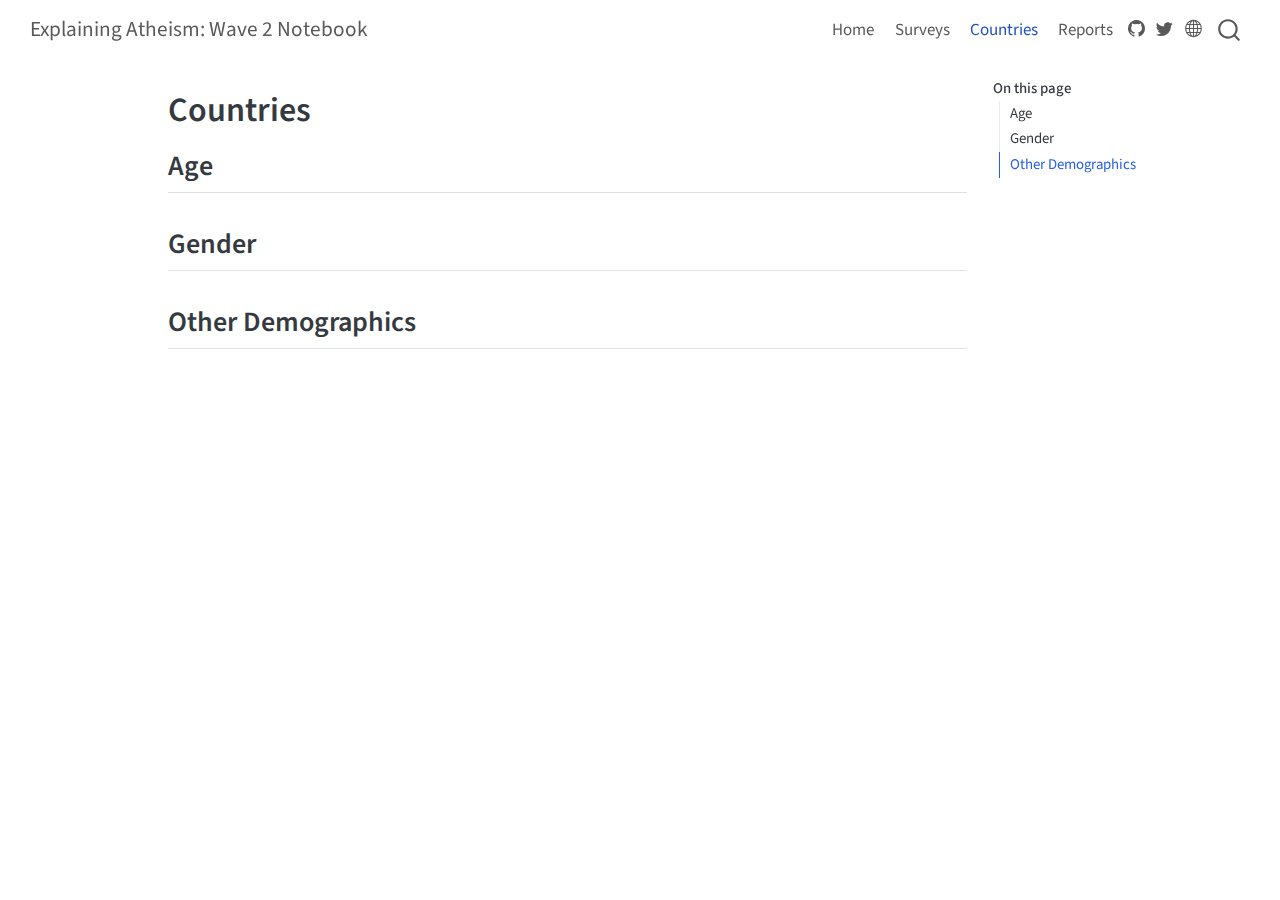
<file: docs/countryInfo.html>
<!DOCTYPE html>
<html xmlns="http://www.w3.org/1999/xhtml" lang="en" xml:lang="en"><head>

<meta charset="utf-8">
<meta name="generator" content="quarto-1.4.549">

<meta name="viewport" content="width=device-width, initial-scale=1.0, user-scalable=yes">


<title>Explaining Atheism: Wave 2 Notebook - Countries</title>
<style>
code{white-space: pre-wrap;}
span.smallcaps{font-variant: small-caps;}
div.columns{display: flex; gap: min(4vw, 1.5em);}
div.column{flex: auto; overflow-x: auto;}
div.hanging-indent{margin-left: 1.5em; text-indent: -1.5em;}
ul.task-list{list-style: none;}
ul.task-list li input[type="checkbox"] {
  width: 0.8em;
  margin: 0 0.8em 0.2em -1em; /* quarto-specific, see https://github.com/quarto-dev/quarto-cli/issues/4556 */ 
  vertical-align: middle;
}
</style>


<script src="site_libs/quarto-nav/quarto-nav.js"></script>
<script src="site_libs/quarto-nav/headroom.min.js"></script>
<script src="site_libs/clipboard/clipboard.min.js"></script>
<script src="site_libs/quarto-search/autocomplete.umd.js"></script>
<script src="site_libs/quarto-search/fuse.min.js"></script>
<script src="site_libs/quarto-search/quarto-search.js"></script>
<meta name="quarto:offset" content="./">
<script src="site_libs/quarto-html/quarto.js"></script>
<script src="site_libs/quarto-html/popper.min.js"></script>
<script src="site_libs/quarto-html/tippy.umd.min.js"></script>
<script src="site_libs/quarto-html/anchor.min.js"></script>
<link href="site_libs/quarto-html/tippy.css" rel="stylesheet">
<link href="site_libs/quarto-html/quarto-syntax-highlighting.css" rel="stylesheet" id="quarto-text-highlighting-styles">
<script src="site_libs/bootstrap/bootstrap.min.js"></script>
<link href="site_libs/bootstrap/bootstrap-icons.css" rel="stylesheet">
<link href="site_libs/bootstrap/bootstrap.min.css" rel="stylesheet" id="quarto-bootstrap" data-mode="light">
<script id="quarto-search-options" type="application/json">{
  "location": "navbar",
  "copy-button": false,
  "collapse-after": 3,
  "panel-placement": "end",
  "type": "overlay",
  "limit": 50,
  "keyboard-shortcut": [
    "f",
    "/",
    "s"
  ],
  "show-item-context": false,
  "language": {
    "search-no-results-text": "No results",
    "search-matching-documents-text": "matching documents",
    "search-copy-link-title": "Copy link to search",
    "search-hide-matches-text": "Hide additional matches",
    "search-more-match-text": "more match in this document",
    "search-more-matches-text": "more matches in this document",
    "search-clear-button-title": "Clear",
    "search-text-placeholder": "",
    "search-detached-cancel-button-title": "Cancel",
    "search-submit-button-title": "Submit",
    "search-label": "Search"
  }
}</script>


<link rel="stylesheet" href="custom.css">
</head>

<body class="nav-fixed">

<div id="quarto-search-results"></div>
  <header id="quarto-header" class="headroom fixed-top">
    <nav class="navbar navbar-expand-lg " data-bs-theme="dark">
      <div class="navbar-container container-fluid">
      <div class="navbar-brand-container mx-auto">
    <a class="navbar-brand" href="./index.html">
    <span class="navbar-title">Explaining Atheism: Wave 2 Notebook</span>
    </a>
  </div>
            <div id="quarto-search" class="" title="Search"></div>
          <button class="navbar-toggler" type="button" data-bs-toggle="collapse" data-bs-target="#navbarCollapse" aria-controls="navbarCollapse" aria-expanded="false" aria-label="Toggle navigation" onclick="if (window.quartoToggleHeadroom) { window.quartoToggleHeadroom(); }">
  <span class="navbar-toggler-icon"></span>
</button>
          <div class="collapse navbar-collapse" id="navbarCollapse">
            <ul class="navbar-nav navbar-nav-scroll ms-auto">
  <li class="nav-item">
    <a class="nav-link" href="./index.html"> 
<span class="menu-text">Home</span></a>
  </li>  
  <li class="nav-item">
    <a class="nav-link" href="./surveyInfo.html"> 
<span class="menu-text">Surveys</span></a>
  </li>  
  <li class="nav-item">
    <a class="nav-link active" href="./countryInfo.html" aria-current="page"> 
<span class="menu-text">Countries</span></a>
  </li>  
  <li class="nav-item">
    <a class="nav-link" href="./reports/reports.html"> 
<span class="menu-text">Reports</span></a>
  </li>  
</ul>
          </div> <!-- /navcollapse -->
          <div class="quarto-navbar-tools tools-wide">
    <a href="https://github.com/cjsrussell/" title="" class="quarto-navigation-tool px-1" aria-label="GitHub"><i class="bi bi-github"></i></a>
    <a href="https://twitter.com/ExplainingAthe1/" title="" class="quarto-navigation-tool px-1" aria-label="Twitter"><i class="bi bi-twitter"></i></a>
    <a href="https://www.explainingatheism.org/" title="" class="quarto-navigation-tool px-1" aria-label="Explaining Atheism"><i class="bi bi-globe"></i></a>
</div>
      </div> <!-- /container-fluid -->
    </nav>
</header>
<!-- content -->
<div id="quarto-content" class="quarto-container page-columns page-rows-contents page-layout-article page-navbar">
<!-- sidebar -->
<!-- margin-sidebar -->
    <div id="quarto-margin-sidebar" class="sidebar margin-sidebar">
        <nav id="TOC" role="doc-toc" class="toc-active">
    <h2 id="toc-title">On this page</h2>
   
  <ul>
  <li><a href="#age" id="toc-age" class="nav-link active" data-scroll-target="#age">Age</a></li>
  <li><a href="#gender" id="toc-gender" class="nav-link" data-scroll-target="#gender">Gender</a></li>
  <li><a href="#other-demographics" id="toc-other-demographics" class="nav-link" data-scroll-target="#other-demographics">Other Demographics</a></li>
  </ul>
</nav>
    </div>
<!-- main -->
<main class="content" id="quarto-document-content">

<header id="title-block-header" class="quarto-title-block default">
<div class="quarto-title">
<h1 class="title">Countries</h1>
</div>



<div class="quarto-title-meta">

    
  
    
  </div>
  


</header>


<section id="age" class="level2">
<h2 class="anchored" data-anchor-id="age">Age</h2>
</section>
<section id="gender" class="level2">
<h2 class="anchored" data-anchor-id="gender">Gender</h2>
</section>
<section id="other-demographics" class="level2">
<h2 class="anchored" data-anchor-id="other-demographics">Other Demographics</h2>


</section>

</main> <!-- /main -->
<script id="quarto-html-after-body" type="application/javascript">
window.document.addEventListener("DOMContentLoaded", function (event) {
  const toggleBodyColorMode = (bsSheetEl) => {
    const mode = bsSheetEl.getAttribute("data-mode");
    const bodyEl = window.document.querySelector("body");
    if (mode === "dark") {
      bodyEl.classList.add("quarto-dark");
      bodyEl.classList.remove("quarto-light");
    } else {
      bodyEl.classList.add("quarto-light");
      bodyEl.classList.remove("quarto-dark");
    }
  }
  const toggleBodyColorPrimary = () => {
    const bsSheetEl = window.document.querySelector("link#quarto-bootstrap");
    if (bsSheetEl) {
      toggleBodyColorMode(bsSheetEl);
    }
  }
  toggleBodyColorPrimary();  
  const icon = "";
  const anchorJS = new window.AnchorJS();
  anchorJS.options = {
    placement: 'right',
    icon: icon
  };
  anchorJS.add('.anchored');
  const isCodeAnnotation = (el) => {
    for (const clz of el.classList) {
      if (clz.startsWith('code-annotation-')) {                     
        return true;
      }
    }
    return false;
  }
  const clipboard = new window.ClipboardJS('.code-copy-button', {
    text: function(trigger) {
      const codeEl = trigger.previousElementSibling.cloneNode(true);
      for (const childEl of codeEl.children) {
        if (isCodeAnnotation(childEl)) {
          childEl.remove();
        }
      }
      return codeEl.innerText;
    }
  });
  clipboard.on('success', function(e) {
    // button target
    const button = e.trigger;
    // don't keep focus
    button.blur();
    // flash "checked"
    button.classList.add('code-copy-button-checked');
    var currentTitle = button.getAttribute("title");
    button.setAttribute("title", "Copied!");
    let tooltip;
    if (window.bootstrap) {
      button.setAttribute("data-bs-toggle", "tooltip");
      button.setAttribute("data-bs-placement", "left");
      button.setAttribute("data-bs-title", "Copied!");
      tooltip = new bootstrap.Tooltip(button, 
        { trigger: "manual", 
          customClass: "code-copy-button-tooltip",
          offset: [0, -8]});
      tooltip.show();    
    }
    setTimeout(function() {
      if (tooltip) {
        tooltip.hide();
        button.removeAttribute("data-bs-title");
        button.removeAttribute("data-bs-toggle");
        button.removeAttribute("data-bs-placement");
      }
      button.setAttribute("title", currentTitle);
      button.classList.remove('code-copy-button-checked');
    }, 1000);
    // clear code selection
    e.clearSelection();
  });
  function tippyHover(el, contentFn, onTriggerFn, onUntriggerFn) {
    const config = {
      allowHTML: true,
      maxWidth: 500,
      delay: 100,
      arrow: false,
      appendTo: function(el) {
          return el.parentElement;
      },
      interactive: true,
      interactiveBorder: 10,
      theme: 'quarto',
      placement: 'bottom-start',
    };
    if (contentFn) {
      config.content = contentFn;
    }
    if (onTriggerFn) {
      config.onTrigger = onTriggerFn;
    }
    if (onUntriggerFn) {
      config.onUntrigger = onUntriggerFn;
    }
    window.tippy(el, config); 
  }
  const noterefs = window.document.querySelectorAll('a[role="doc-noteref"]');
  for (var i=0; i<noterefs.length; i++) {
    const ref = noterefs[i];
    tippyHover(ref, function() {
      // use id or data attribute instead here
      let href = ref.getAttribute('data-footnote-href') || ref.getAttribute('href');
      try { href = new URL(href).hash; } catch {}
      const id = href.replace(/^#\/?/, "");
      const note = window.document.getElementById(id);
      return note.innerHTML;
    });
  }
  const xrefs = window.document.querySelectorAll('a.quarto-xref');
  const processXRef = (id, note) => {
    // Strip column container classes
    const stripColumnClz = (el) => {
      el.classList.remove("page-full", "page-columns");
      if (el.children) {
        for (const child of el.children) {
          stripColumnClz(child);
        }
      }
    }
    stripColumnClz(note)
    if (id === null || id.startsWith('sec-')) {
      // Special case sections, only their first couple elements
      const container = document.createElement("div");
      if (note.children && note.children.length > 2) {
        container.appendChild(note.children[0].cloneNode(true));
        for (let i = 1; i < note.children.length; i++) {
          const child = note.children[i];
          if (child.tagName === "P" && child.innerText === "") {
            continue;
          } else {
            container.appendChild(child.cloneNode(true));
            break;
          }
        }
        if (window.Quarto?.typesetMath) {
          window.Quarto.typesetMath(container);
        }
        return container.innerHTML
      } else {
        if (window.Quarto?.typesetMath) {
          window.Quarto.typesetMath(note);
        }
        return note.innerHTML;
      }
    } else {
      // Remove any anchor links if they are present
      const anchorLink = note.querySelector('a.anchorjs-link');
      if (anchorLink) {
        anchorLink.remove();
      }
      if (window.Quarto?.typesetMath) {
        window.Quarto.typesetMath(note);
      }
      // TODO in 1.5, we should make sure this works without a callout special case
      if (note.classList.contains("callout")) {
        return note.outerHTML;
      } else {
        return note.innerHTML;
      }
    }
  }
  for (var i=0; i<xrefs.length; i++) {
    const xref = xrefs[i];
    tippyHover(xref, undefined, function(instance) {
      instance.disable();
      let url = xref.getAttribute('href');
      let hash = undefined; 
      if (url.startsWith('#')) {
        hash = url;
      } else {
        try { hash = new URL(url).hash; } catch {}
      }
      if (hash) {
        const id = hash.replace(/^#\/?/, "");
        const note = window.document.getElementById(id);
        if (note !== null) {
          try {
            const html = processXRef(id, note.cloneNode(true));
            instance.setContent(html);
          } finally {
            instance.enable();
            instance.show();
          }
        } else {
          // See if we can fetch this
          fetch(url.split('#')[0])
          .then(res => res.text())
          .then(html => {
            const parser = new DOMParser();
            const htmlDoc = parser.parseFromString(html, "text/html");
            const note = htmlDoc.getElementById(id);
            if (note !== null) {
              const html = processXRef(id, note);
              instance.setContent(html);
            } 
          }).finally(() => {
            instance.enable();
            instance.show();
          });
        }
      } else {
        // See if we can fetch a full url (with no hash to target)
        // This is a special case and we should probably do some content thinning / targeting
        fetch(url)
        .then(res => res.text())
        .then(html => {
          const parser = new DOMParser();
          const htmlDoc = parser.parseFromString(html, "text/html");
          const note = htmlDoc.querySelector('main.content');
          if (note !== null) {
            // This should only happen for chapter cross references
            // (since there is no id in the URL)
            // remove the first header
            if (note.children.length > 0 && note.children[0].tagName === "HEADER") {
              note.children[0].remove();
            }
            const html = processXRef(null, note);
            instance.setContent(html);
          } 
        }).finally(() => {
          instance.enable();
          instance.show();
        });
      }
    }, function(instance) {
    });
  }
      let selectedAnnoteEl;
      const selectorForAnnotation = ( cell, annotation) => {
        let cellAttr = 'data-code-cell="' + cell + '"';
        let lineAttr = 'data-code-annotation="' +  annotation + '"';
        const selector = 'span[' + cellAttr + '][' + lineAttr + ']';
        return selector;
      }
      const selectCodeLines = (annoteEl) => {
        const doc = window.document;
        const targetCell = annoteEl.getAttribute("data-target-cell");
        const targetAnnotation = annoteEl.getAttribute("data-target-annotation");
        const annoteSpan = window.document.querySelector(selectorForAnnotation(targetCell, targetAnnotation));
        const lines = annoteSpan.getAttribute("data-code-lines").split(",");
        const lineIds = lines.map((line) => {
          return targetCell + "-" + line;
        })
        let top = null;
        let height = null;
        let parent = null;
        if (lineIds.length > 0) {
            //compute the position of the single el (top and bottom and make a div)
            const el = window.document.getElementById(lineIds[0]);
            top = el.offsetTop;
            height = el.offsetHeight;
            parent = el.parentElement.parentElement;
          if (lineIds.length > 1) {
            const lastEl = window.document.getElementById(lineIds[lineIds.length - 1]);
            const bottom = lastEl.offsetTop + lastEl.offsetHeight;
            height = bottom - top;
          }
          if (top !== null && height !== null && parent !== null) {
            // cook up a div (if necessary) and position it 
            let div = window.document.getElementById("code-annotation-line-highlight");
            if (div === null) {
              div = window.document.createElement("div");
              div.setAttribute("id", "code-annotation-line-highlight");
              div.style.position = 'absolute';
              parent.appendChild(div);
            }
            div.style.top = top - 2 + "px";
            div.style.height = height + 4 + "px";
            div.style.left = 0;
            let gutterDiv = window.document.getElementById("code-annotation-line-highlight-gutter");
            if (gutterDiv === null) {
              gutterDiv = window.document.createElement("div");
              gutterDiv.setAttribute("id", "code-annotation-line-highlight-gutter");
              gutterDiv.style.position = 'absolute';
              const codeCell = window.document.getElementById(targetCell);
              const gutter = codeCell.querySelector('.code-annotation-gutter');
              gutter.appendChild(gutterDiv);
            }
            gutterDiv.style.top = top - 2 + "px";
            gutterDiv.style.height = height + 4 + "px";
          }
          selectedAnnoteEl = annoteEl;
        }
      };
      const unselectCodeLines = () => {
        const elementsIds = ["code-annotation-line-highlight", "code-annotation-line-highlight-gutter"];
        elementsIds.forEach((elId) => {
          const div = window.document.getElementById(elId);
          if (div) {
            div.remove();
          }
        });
        selectedAnnoteEl = undefined;
      };
        // Handle positioning of the toggle
    window.addEventListener(
      "resize",
      throttle(() => {
        elRect = undefined;
        if (selectedAnnoteEl) {
          selectCodeLines(selectedAnnoteEl);
        }
      }, 10)
    );
    function throttle(fn, ms) {
    let throttle = false;
    let timer;
      return (...args) => {
        if(!throttle) { // first call gets through
            fn.apply(this, args);
            throttle = true;
        } else { // all the others get throttled
            if(timer) clearTimeout(timer); // cancel #2
            timer = setTimeout(() => {
              fn.apply(this, args);
              timer = throttle = false;
            }, ms);
        }
      };
    }
      // Attach click handler to the DT
      const annoteDls = window.document.querySelectorAll('dt[data-target-cell]');
      for (const annoteDlNode of annoteDls) {
        annoteDlNode.addEventListener('click', (event) => {
          const clickedEl = event.target;
          if (clickedEl !== selectedAnnoteEl) {
            unselectCodeLines();
            const activeEl = window.document.querySelector('dt[data-target-cell].code-annotation-active');
            if (activeEl) {
              activeEl.classList.remove('code-annotation-active');
            }
            selectCodeLines(clickedEl);
            clickedEl.classList.add('code-annotation-active');
          } else {
            // Unselect the line
            unselectCodeLines();
            clickedEl.classList.remove('code-annotation-active');
          }
        });
      }
  const findCites = (el) => {
    const parentEl = el.parentElement;
    if (parentEl) {
      const cites = parentEl.dataset.cites;
      if (cites) {
        return {
          el,
          cites: cites.split(' ')
        };
      } else {
        return findCites(el.parentElement)
      }
    } else {
      return undefined;
    }
  };
  var bibliorefs = window.document.querySelectorAll('a[role="doc-biblioref"]');
  for (var i=0; i<bibliorefs.length; i++) {
    const ref = bibliorefs[i];
    const citeInfo = findCites(ref);
    if (citeInfo) {
      tippyHover(citeInfo.el, function() {
        var popup = window.document.createElement('div');
        citeInfo.cites.forEach(function(cite) {
          var citeDiv = window.document.createElement('div');
          citeDiv.classList.add('hanging-indent');
          citeDiv.classList.add('csl-entry');
          var biblioDiv = window.document.getElementById('ref-' + cite);
          if (biblioDiv) {
            citeDiv.innerHTML = biblioDiv.innerHTML;
          }
          popup.appendChild(citeDiv);
        });
        return popup.innerHTML;
      });
    }
  }
});
</script>
</div> <!-- /content -->




</body></html>
</file>
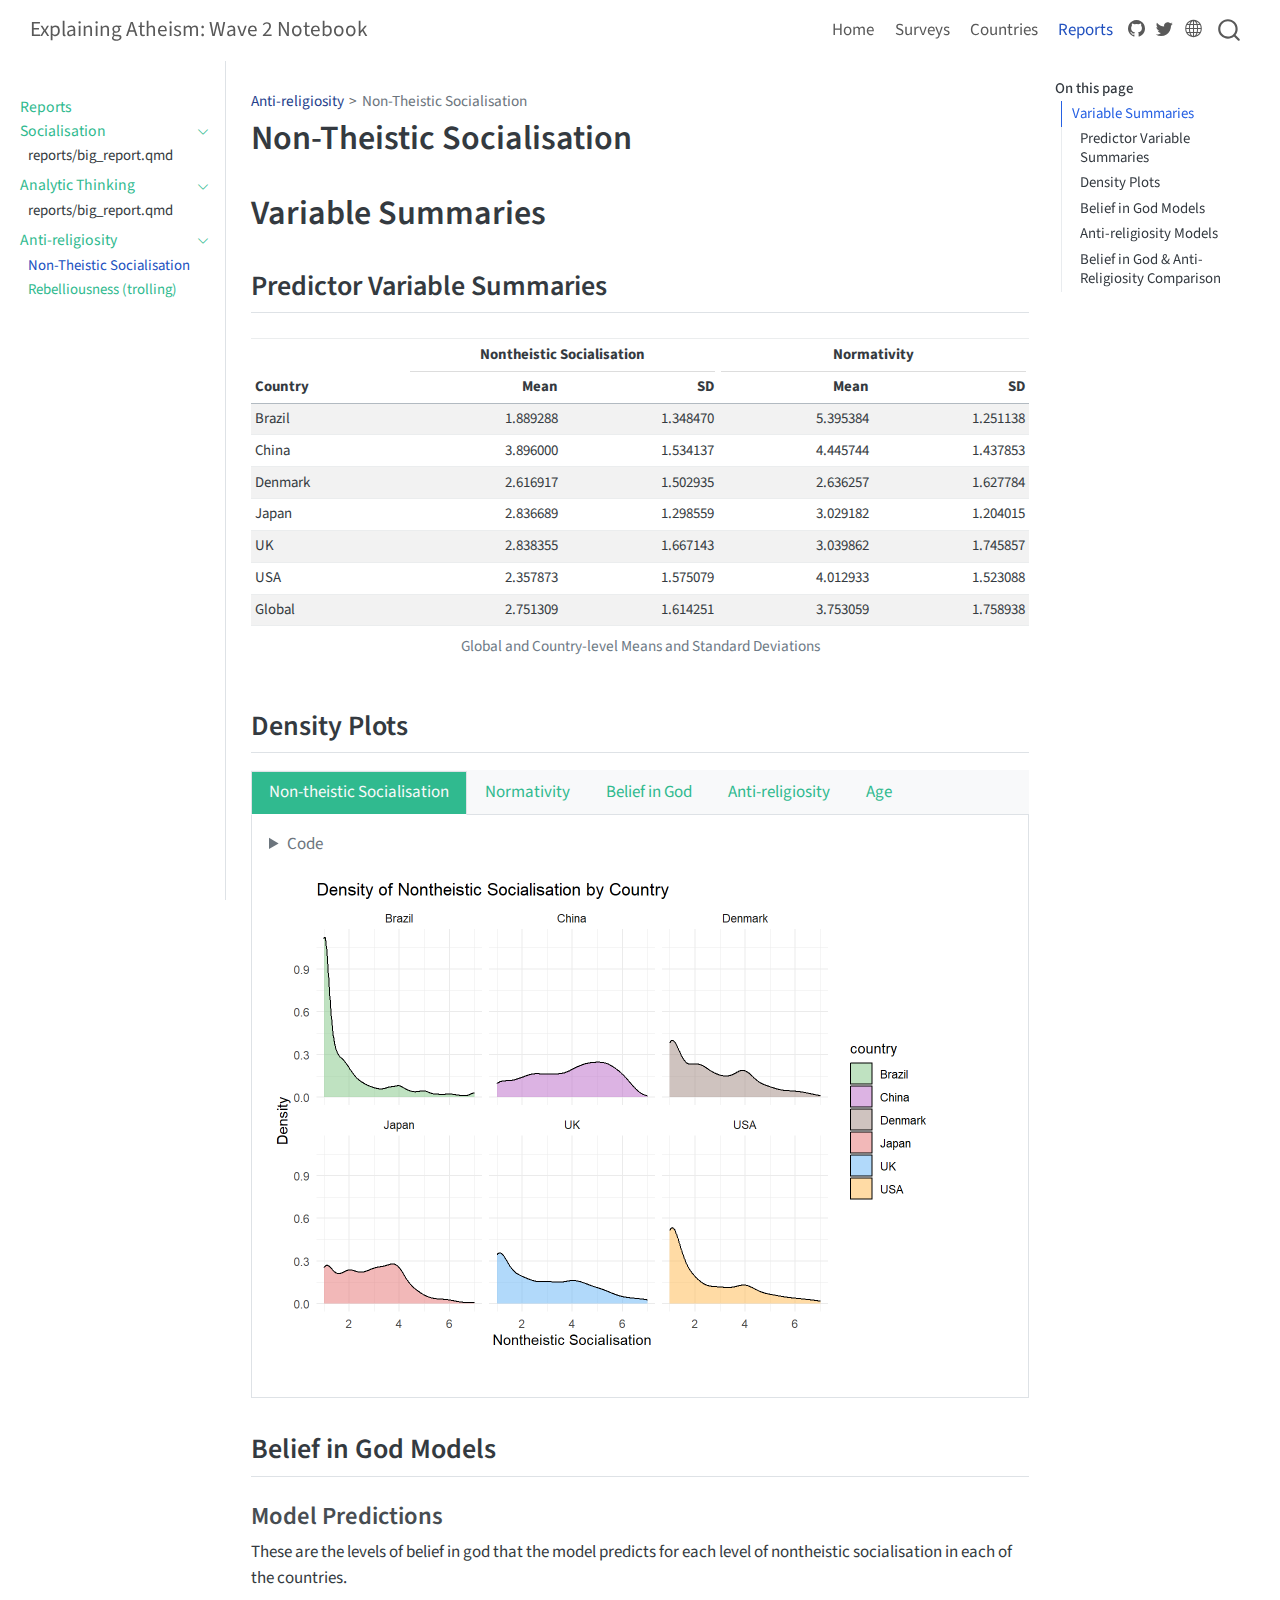
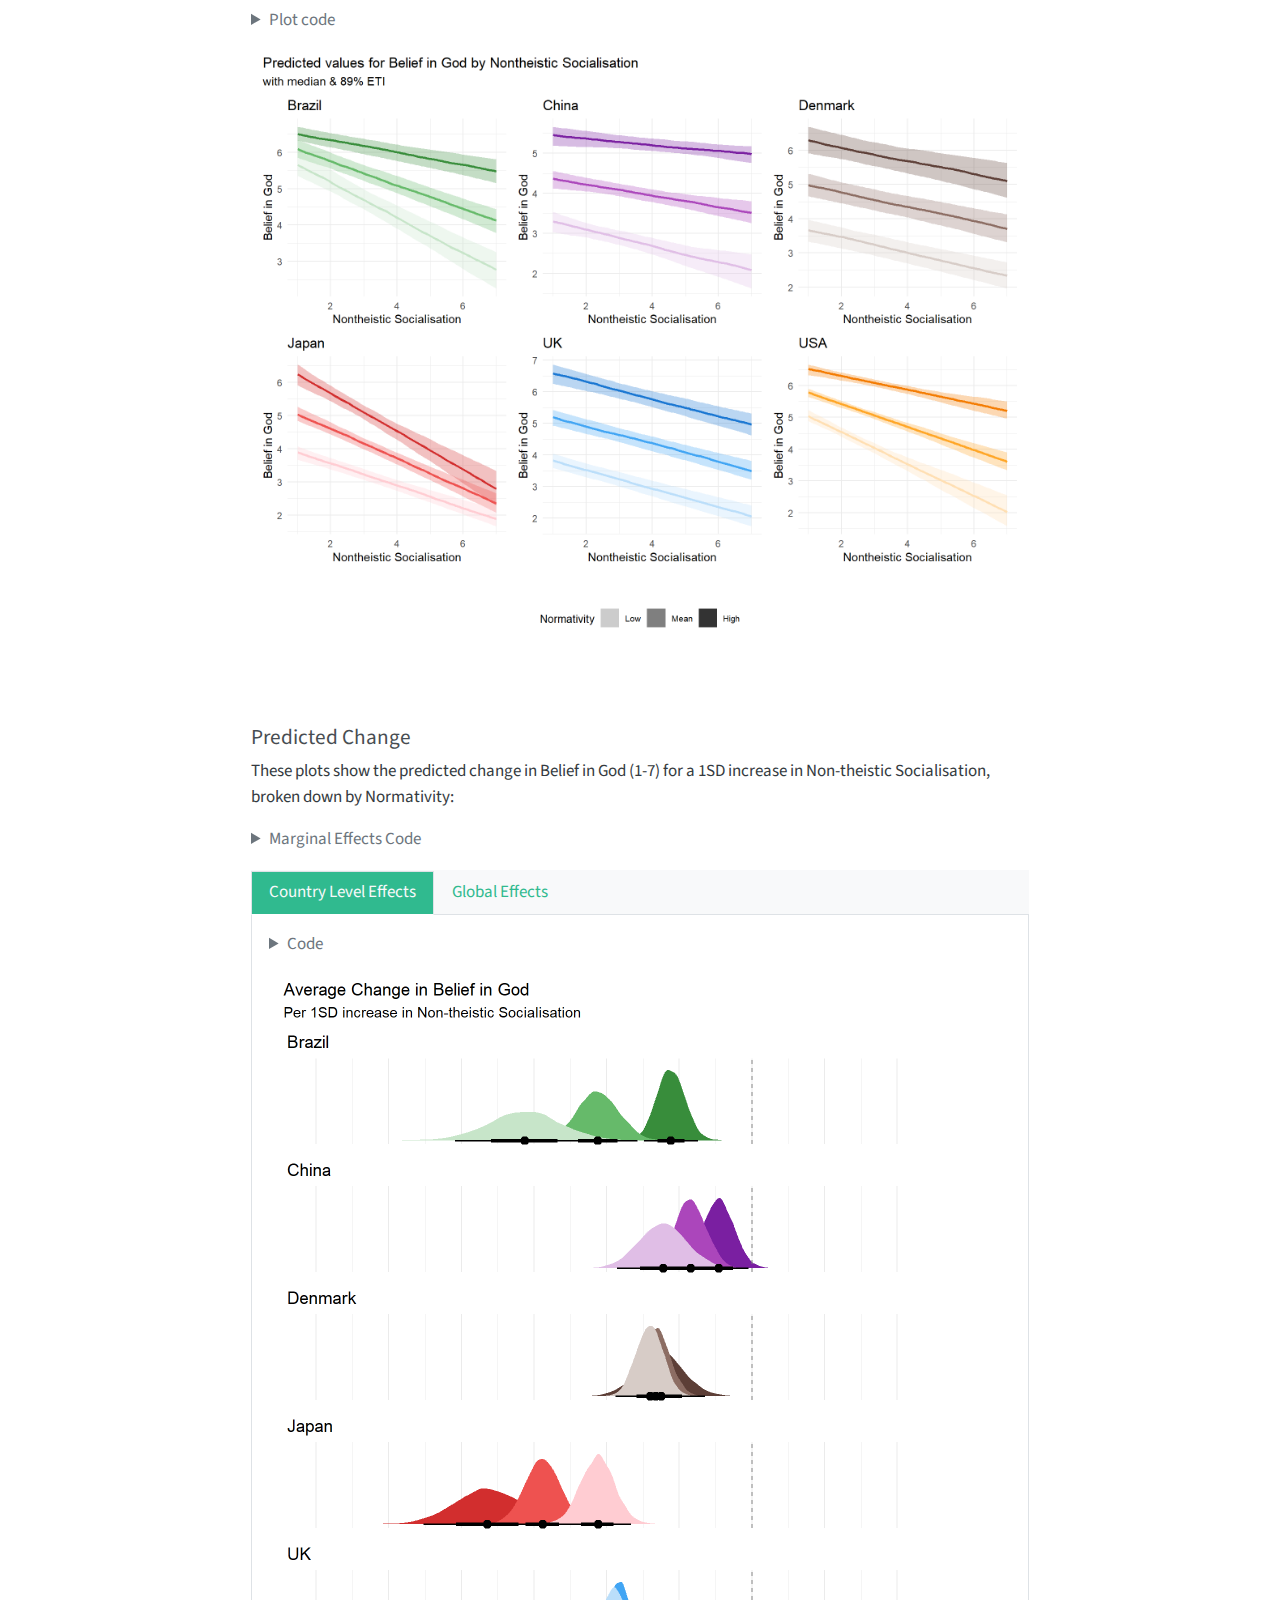
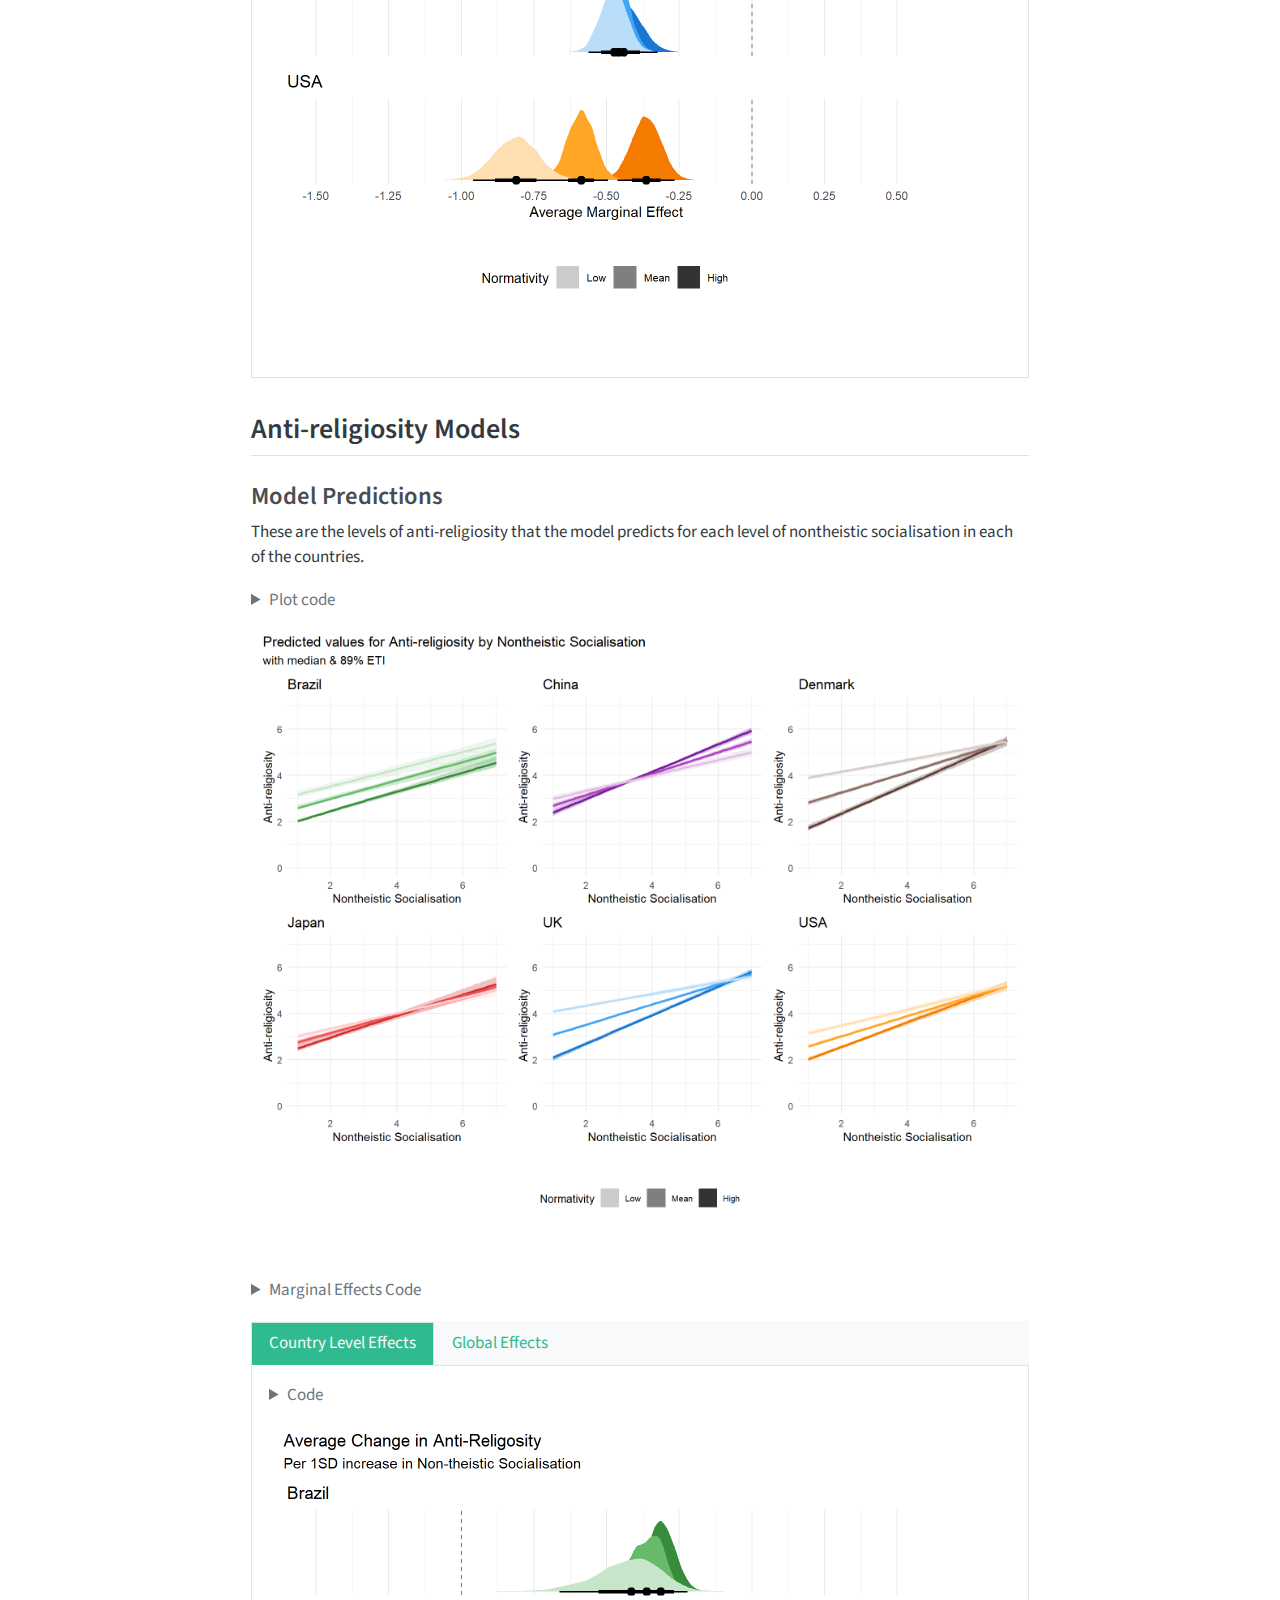
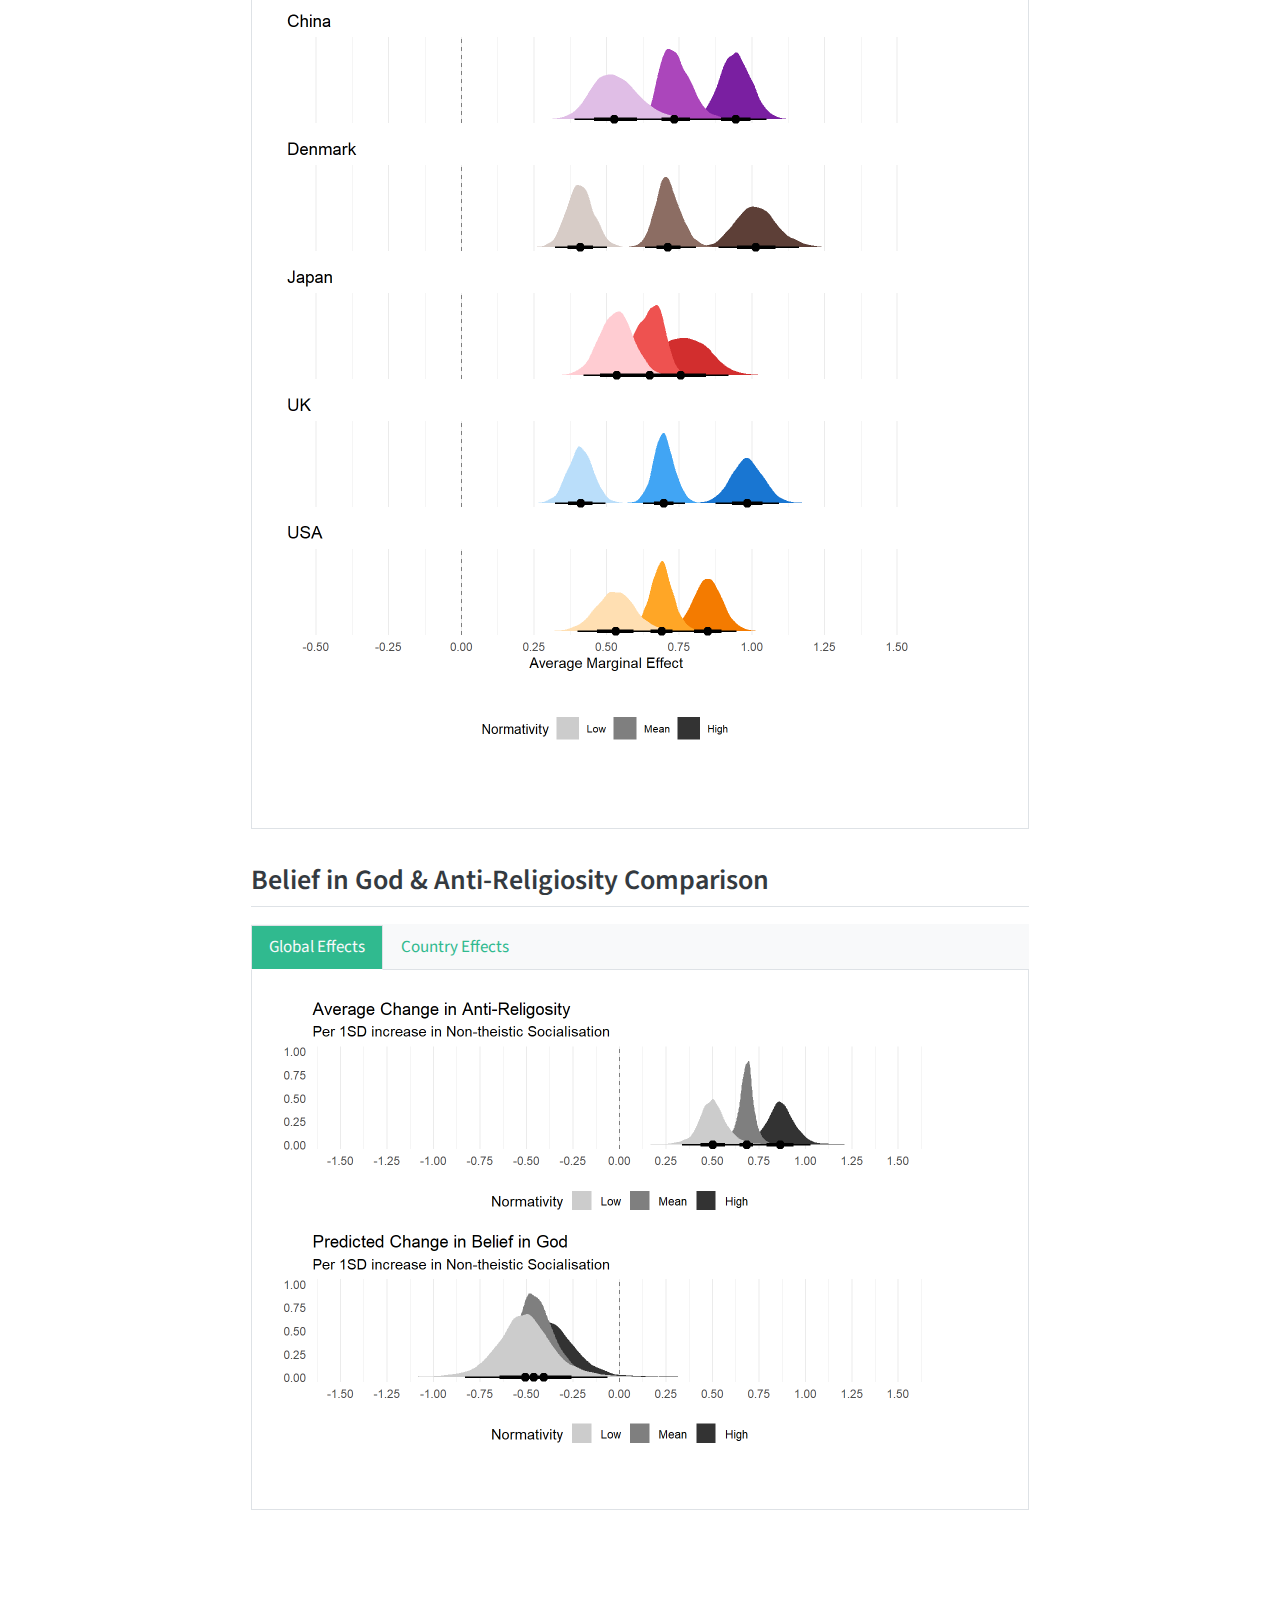
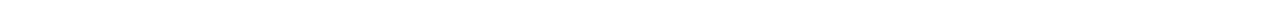
<file: docs/reports/antiReligion/nonTheisticSocialisation.html>
<!DOCTYPE html>
<html xmlns="http://www.w3.org/1999/xhtml" lang="en" xml:lang="en"><head>

<meta charset="utf-8">
<meta name="generator" content="quarto-1.4.549">

<meta name="viewport" content="width=device-width, initial-scale=1.0, user-scalable=yes">


<title>Explaining Atheism: Wave 2 Notebook - Non-Theistic Socialisation</title>
<style>
code{white-space: pre-wrap;}
span.smallcaps{font-variant: small-caps;}
div.columns{display: flex; gap: min(4vw, 1.5em);}
div.column{flex: auto; overflow-x: auto;}
div.hanging-indent{margin-left: 1.5em; text-indent: -1.5em;}
ul.task-list{list-style: none;}
ul.task-list li input[type="checkbox"] {
  width: 0.8em;
  margin: 0 0.8em 0.2em -1em; /* quarto-specific, see https://github.com/quarto-dev/quarto-cli/issues/4556 */ 
  vertical-align: middle;
}
/* CSS for syntax highlighting */
pre > code.sourceCode { white-space: pre; position: relative; }
pre > code.sourceCode > span { line-height: 1.25; }
pre > code.sourceCode > span:empty { height: 1.2em; }
.sourceCode { overflow: visible; }
code.sourceCode > span { color: inherit; text-decoration: inherit; }
div.sourceCode { margin: 1em 0; }
pre.sourceCode { margin: 0; }
@media screen {
div.sourceCode { overflow: auto; }
}
@media print {
pre > code.sourceCode { white-space: pre-wrap; }
pre > code.sourceCode > span { text-indent: -5em; padding-left: 5em; }
}
pre.numberSource code
  { counter-reset: source-line 0; }
pre.numberSource code > span
  { position: relative; left: -4em; counter-increment: source-line; }
pre.numberSource code > span > a:first-child::before
  { content: counter(source-line);
    position: relative; left: -1em; text-align: right; vertical-align: baseline;
    border: none; display: inline-block;
    -webkit-touch-callout: none; -webkit-user-select: none;
    -khtml-user-select: none; -moz-user-select: none;
    -ms-user-select: none; user-select: none;
    padding: 0 4px; width: 4em;
  }
pre.numberSource { margin-left: 3em;  padding-left: 4px; }
div.sourceCode
  {   }
@media screen {
pre > code.sourceCode > span > a:first-child::before { text-decoration: underline; }
}
</style>


<script src="../../site_libs/quarto-nav/quarto-nav.js"></script>
<script src="../../site_libs/quarto-nav/headroom.min.js"></script>
<script src="../../site_libs/clipboard/clipboard.min.js"></script>
<script src="../../site_libs/quarto-search/autocomplete.umd.js"></script>
<script src="../../site_libs/quarto-search/fuse.min.js"></script>
<script src="../../site_libs/quarto-search/quarto-search.js"></script>
<meta name="quarto:offset" content="../../">
<script src="../../site_libs/quarto-html/quarto.js"></script>
<script src="../../site_libs/quarto-html/popper.min.js"></script>
<script src="../../site_libs/quarto-html/tippy.umd.min.js"></script>
<script src="../../site_libs/quarto-html/anchor.min.js"></script>
<link href="../../site_libs/quarto-html/tippy.css" rel="stylesheet">
<link href="../../site_libs/quarto-html/quarto-syntax-highlighting.css" rel="stylesheet" id="quarto-text-highlighting-styles">
<script src="../../site_libs/bootstrap/bootstrap.min.js"></script>
<link href="../../site_libs/bootstrap/bootstrap-icons.css" rel="stylesheet">
<link href="../../site_libs/bootstrap/bootstrap.min.css" rel="stylesheet" id="quarto-bootstrap" data-mode="light">
<script id="quarto-search-options" type="application/json">{
  "location": "navbar",
  "copy-button": false,
  "collapse-after": 3,
  "panel-placement": "end",
  "type": "overlay",
  "limit": 50,
  "keyboard-shortcut": [
    "f",
    "/",
    "s"
  ],
  "show-item-context": false,
  "language": {
    "search-no-results-text": "No results",
    "search-matching-documents-text": "matching documents",
    "search-copy-link-title": "Copy link to search",
    "search-hide-matches-text": "Hide additional matches",
    "search-more-match-text": "more match in this document",
    "search-more-matches-text": "more matches in this document",
    "search-clear-button-title": "Clear",
    "search-text-placeholder": "",
    "search-detached-cancel-button-title": "Cancel",
    "search-submit-button-title": "Submit",
    "search-label": "Search"
  }
}</script>
<script src="../../site_libs/kePrint-0.0.1/kePrint.js"></script>
<link href="../../site_libs/lightable-0.0.1/lightable.css" rel="stylesheet">


<link rel="stylesheet" href="../../custom.css">
</head>

<body class="nav-sidebar docked nav-fixed">

<div id="quarto-search-results"></div>
  <header id="quarto-header" class="headroom fixed-top">
    <nav class="navbar navbar-expand-lg " data-bs-theme="dark">
      <div class="navbar-container container-fluid">
      <div class="navbar-brand-container mx-auto">
    <a class="navbar-brand" href="../../index.html">
    <span class="navbar-title">Explaining Atheism: Wave 2 Notebook</span>
    </a>
  </div>
            <div id="quarto-search" class="" title="Search"></div>
          <button class="navbar-toggler" type="button" data-bs-toggle="collapse" data-bs-target="#navbarCollapse" aria-controls="navbarCollapse" aria-expanded="false" aria-label="Toggle navigation" onclick="if (window.quartoToggleHeadroom) { window.quartoToggleHeadroom(); }">
  <span class="navbar-toggler-icon"></span>
</button>
          <div class="collapse navbar-collapse" id="navbarCollapse">
            <ul class="navbar-nav navbar-nav-scroll ms-auto">
  <li class="nav-item">
    <a class="nav-link" href="../../index.html"> 
<span class="menu-text">Home</span></a>
  </li>  
  <li class="nav-item">
    <a class="nav-link" href="../../surveyInfo.html"> 
<span class="menu-text">Surveys</span></a>
  </li>  
  <li class="nav-item">
    <a class="nav-link" href="../../countryInfo.html"> 
<span class="menu-text">Countries</span></a>
  </li>  
  <li class="nav-item">
    <a class="nav-link active" href="../../reports/reports.html" aria-current="page"> 
<span class="menu-text">Reports</span></a>
  </li>  
</ul>
          </div> <!-- /navcollapse -->
          <div class="quarto-navbar-tools tools-wide">
    <a href="https://github.com/cjsrussell/" title="" class="quarto-navigation-tool px-1" aria-label="GitHub"><i class="bi bi-github"></i></a>
    <a href="https://twitter.com/ExplainingAthe1/" title="" class="quarto-navigation-tool px-1" aria-label="Twitter"><i class="bi bi-twitter"></i></a>
    <a href="https://www.explainingatheism.org/" title="" class="quarto-navigation-tool px-1" aria-label="Explaining Atheism"><i class="bi bi-globe"></i></a>
</div>
      </div> <!-- /container-fluid -->
    </nav>
  <nav class="quarto-secondary-nav">
    <div class="container-fluid d-flex">
      <button type="button" class="quarto-btn-toggle btn" data-bs-toggle="collapse" data-bs-target=".quarto-sidebar-collapse-item" aria-controls="quarto-sidebar" aria-expanded="false" aria-label="Toggle sidebar navigation" onclick="if (window.quartoToggleHeadroom) { window.quartoToggleHeadroom(); }">
        <i class="bi bi-layout-text-sidebar-reverse"></i>
      </button>
        <nav class="quarto-page-breadcrumbs" aria-label="breadcrumb"><ol class="breadcrumb"><li class="breadcrumb-item"><a href="../../reports/antiReligion/nonTheisticSocialisation.html">Anti-religiosity</a></li><li class="breadcrumb-item"><a href="../../reports/antiReligion/nonTheisticSocialisation.html">Non-Theistic Socialisation</a></li></ol></nav>
        <a class="flex-grow-1" role="button" data-bs-toggle="collapse" data-bs-target=".quarto-sidebar-collapse-item" aria-controls="quarto-sidebar" aria-expanded="false" aria-label="Toggle sidebar navigation" onclick="if (window.quartoToggleHeadroom) { window.quartoToggleHeadroom(); }">      
        </a>
    </div>
  </nav>
</header>
<!-- content -->
<div id="quarto-content" class="quarto-container page-columns page-rows-contents page-layout-article page-navbar">
<!-- sidebar -->
  <nav id="quarto-sidebar" class="sidebar collapse collapse-horizontal quarto-sidebar-collapse-item sidebar-navigation docked overflow-auto">
    <div class="sidebar-menu-container"> 
    <ul class="list-unstyled mt-1">
        <li class="sidebar-item">
  <div class="sidebar-item-container"> 
  <a href="../../reports/reports.html" class="sidebar-item-text sidebar-link">
 <span class="menu-text">Reports</span></a>
  </div>
</li>
        <li class="sidebar-item sidebar-item-section">
      <div class="sidebar-item-container"> 
            <a class="sidebar-item-text sidebar-link text-start" data-bs-toggle="collapse" data-bs-target="#quarto-sidebar-section-1" aria-expanded="true">
 <span class="menu-text">Socialisation</span></a>
          <a class="sidebar-item-toggle text-start" data-bs-toggle="collapse" data-bs-target="#quarto-sidebar-section-1" aria-expanded="true" aria-label="Toggle section">
            <i class="bi bi-chevron-right ms-2"></i>
          </a> 
      </div>
      <ul id="quarto-sidebar-section-1" class="collapse list-unstyled sidebar-section depth1 show">  
          <li class="sidebar-item">
 <span class="menu-text">reports/big_report.qmd</span>
  </li>
      </ul>
  </li>
        <li class="sidebar-item sidebar-item-section">
      <div class="sidebar-item-container"> 
            <a class="sidebar-item-text sidebar-link text-start" data-bs-toggle="collapse" data-bs-target="#quarto-sidebar-section-2" aria-expanded="true">
 <span class="menu-text">Analytic Thinking</span></a>
          <a class="sidebar-item-toggle text-start" data-bs-toggle="collapse" data-bs-target="#quarto-sidebar-section-2" aria-expanded="true" aria-label="Toggle section">
            <i class="bi bi-chevron-right ms-2"></i>
          </a> 
      </div>
      <ul id="quarto-sidebar-section-2" class="collapse list-unstyled sidebar-section depth1 show">  
          <li class="sidebar-item">
 <span class="menu-text">reports/big_report.qmd</span>
  </li>
      </ul>
  </li>
        <li class="sidebar-item sidebar-item-section">
      <div class="sidebar-item-container"> 
            <a class="sidebar-item-text sidebar-link text-start" data-bs-toggle="collapse" data-bs-target="#quarto-sidebar-section-3" aria-expanded="true">
 <span class="menu-text">Anti-religiosity</span></a>
          <a class="sidebar-item-toggle text-start" data-bs-toggle="collapse" data-bs-target="#quarto-sidebar-section-3" aria-expanded="true" aria-label="Toggle section">
            <i class="bi bi-chevron-right ms-2"></i>
          </a> 
      </div>
      <ul id="quarto-sidebar-section-3" class="collapse list-unstyled sidebar-section depth1 show">  
          <li class="sidebar-item">
  <div class="sidebar-item-container"> 
  <a href="../../reports/antiReligion/nonTheisticSocialisation.html" class="sidebar-item-text sidebar-link active">
 <span class="menu-text">Non-Theistic Socialisation</span></a>
  </div>
</li>
          <li class="sidebar-item">
  <div class="sidebar-item-container"> 
  <a href="../../reports/antiReligion/rebelliousness.html" class="sidebar-item-text sidebar-link">
 <span class="menu-text">Rebelliousness (trolling)</span></a>
  </div>
</li>
      </ul>
  </li>
    </ul>
    </div>
</nav>
<div id="quarto-sidebar-glass" class="quarto-sidebar-collapse-item" data-bs-toggle="collapse" data-bs-target=".quarto-sidebar-collapse-item"></div>
<!-- margin-sidebar -->
    <div id="quarto-margin-sidebar" class="sidebar margin-sidebar">
        <nav id="TOC" role="doc-toc" class="toc-active">
    <h2 id="toc-title">On this page</h2>
   
  <ul>
  <li><a href="#variable-summaries" id="toc-variable-summaries" class="nav-link active" data-scroll-target="#variable-summaries">Variable Summaries</a>
  <ul class="collapse">
  <li><a href="#predictor-variable-summaries" id="toc-predictor-variable-summaries" class="nav-link" data-scroll-target="#predictor-variable-summaries">Predictor Variable Summaries</a></li>
  <li><a href="#density-plots" id="toc-density-plots" class="nav-link" data-scroll-target="#density-plots">Density Plots</a></li>
  <li><a href="#belief-in-god-models" id="toc-belief-in-god-models" class="nav-link" data-scroll-target="#belief-in-god-models">Belief in God Models</a>
  <ul class="collapse">
  <li><a href="#model-predictions" id="toc-model-predictions" class="nav-link" data-scroll-target="#model-predictions">Model Predictions</a></li>
  </ul></li>
  <li><a href="#anti-religiosity-models" id="toc-anti-religiosity-models" class="nav-link" data-scroll-target="#anti-religiosity-models">Anti-religiosity Models</a>
  <ul class="collapse">
  <li><a href="#model-predictions-1" id="toc-model-predictions-1" class="nav-link" data-scroll-target="#model-predictions-1">Model Predictions</a></li>
  </ul></li>
  <li><a href="#belief-in-god-anti-religiosity-comparison" id="toc-belief-in-god-anti-religiosity-comparison" class="nav-link" data-scroll-target="#belief-in-god-anti-religiosity-comparison">Belief in God &amp; Anti-Religiosity Comparison</a></li>
  </ul></li>
  </ul>
</nav>
    </div>
<!-- main -->
<main class="content" id="quarto-document-content">

<header id="title-block-header" class="quarto-title-block default"><nav class="quarto-page-breadcrumbs quarto-title-breadcrumbs d-none d-lg-block" aria-label="breadcrumb"><ol class="breadcrumb"><li class="breadcrumb-item"><a href="../../reports/antiReligion/nonTheisticSocialisation.html">Anti-religiosity</a></li><li class="breadcrumb-item"><a href="../../reports/antiReligion/nonTheisticSocialisation.html">Non-Theistic Socialisation</a></li></ol></nav>
<div class="quarto-title">
<h1 class="title">Non-Theistic Socialisation</h1>
</div>



<div class="quarto-title-meta">

    
  
    
  </div>
  


</header>


<section id="variable-summaries" class="level1">
<h1>Variable Summaries</h1>
<section id="predictor-variable-summaries" class="level2">
<h2 class="anchored" data-anchor-id="predictor-variable-summaries">Predictor Variable Summaries</h2>
<div class="cell">
<div class="cell-output-display">
<table class="table table-striped table-condensed table-sm small" data-quarto-postprocess="true">
<caption>Global and Country-level Means and Standard Deviations</caption>
<colgroup>
<col style="width: 20%">
<col style="width: 20%">
<col style="width: 20%">
<col style="width: 20%">
<col style="width: 20%">
</colgroup>
<thead>
<tr class="header">
<th data-quarto-table-cell-role="th" style="text-align: left; empty-cells: hide; border-bottom: hidden;"></th>
<th colspan="2" data-quarto-table-cell-role="th" style="text-align: center; border-bottom: hidden; padding-bottom: 0; padding-left: 3px; padding-right: 3px;"><div style="border-bottom: 1px solid #ddd; padding-bottom: 5px; ">
Nontheistic Socialisation
</div></th>
<th colspan="2" data-quarto-table-cell-role="th" style="text-align: center; border-bottom: hidden; padding-bottom: 0; padding-left: 3px; padding-right: 3px;"><div style="border-bottom: 1px solid #ddd; padding-bottom: 5px; ">
Normativity
</div></th>
</tr>
<tr class="odd">
<th style="text-align: left;" data-quarto-table-cell-role="th">Country</th>
<th style="text-align: right;" data-quarto-table-cell-role="th">Mean</th>
<th style="text-align: right;" data-quarto-table-cell-role="th">SD</th>
<th style="text-align: right;" data-quarto-table-cell-role="th">Mean</th>
<th style="text-align: right;" data-quarto-table-cell-role="th">SD</th>
</tr>
</thead>
<tbody>
<tr class="odd">
<td style="text-align: left;">Brazil</td>
<td style="text-align: right;">1.889288</td>
<td style="text-align: right;">1.348470</td>
<td style="text-align: right;">5.395384</td>
<td style="text-align: right;">1.251138</td>
</tr>
<tr class="even">
<td style="text-align: left;">China</td>
<td style="text-align: right;">3.896000</td>
<td style="text-align: right;">1.534137</td>
<td style="text-align: right;">4.445744</td>
<td style="text-align: right;">1.437853</td>
</tr>
<tr class="odd">
<td style="text-align: left;">Denmark</td>
<td style="text-align: right;">2.616917</td>
<td style="text-align: right;">1.502935</td>
<td style="text-align: right;">2.636257</td>
<td style="text-align: right;">1.627784</td>
</tr>
<tr class="even">
<td style="text-align: left;">Japan</td>
<td style="text-align: right;">2.836689</td>
<td style="text-align: right;">1.298559</td>
<td style="text-align: right;">3.029182</td>
<td style="text-align: right;">1.204015</td>
</tr>
<tr class="odd">
<td style="text-align: left;">UK</td>
<td style="text-align: right;">2.838355</td>
<td style="text-align: right;">1.667143</td>
<td style="text-align: right;">3.039862</td>
<td style="text-align: right;">1.745857</td>
</tr>
<tr class="even">
<td style="text-align: left;">USA</td>
<td style="text-align: right;">2.357873</td>
<td style="text-align: right;">1.575079</td>
<td style="text-align: right;">4.012933</td>
<td style="text-align: right;">1.523088</td>
</tr>
<tr class="odd">
<td style="text-align: left;">Global</td>
<td style="text-align: right;">2.751309</td>
<td style="text-align: right;">1.614251</td>
<td style="text-align: right;">3.753059</td>
<td style="text-align: right;">1.758938</td>
</tr>
</tbody>
</table>


</div>
</div>
</section>
<section id="density-plots" class="level2">
<h2 class="anchored" data-anchor-id="density-plots">Density Plots</h2>
<div class="tabset-margin-container"></div><div class="panel-tabset">
<ul class="nav nav-tabs" role="tablist"><li class="nav-item" role="presentation"><a class="nav-link active" id="tabset-1-1-tab" data-bs-toggle="tab" data-bs-target="#tabset-1-1" role="tab" aria-controls="tabset-1-1" aria-selected="true">Non-theistic Socialisation</a></li><li class="nav-item" role="presentation"><a class="nav-link" id="tabset-1-2-tab" data-bs-toggle="tab" data-bs-target="#tabset-1-2" role="tab" aria-controls="tabset-1-2" aria-selected="false">Normativity</a></li><li class="nav-item" role="presentation"><a class="nav-link" id="tabset-1-3-tab" data-bs-toggle="tab" data-bs-target="#tabset-1-3" role="tab" aria-controls="tabset-1-3" aria-selected="false">Belief in God</a></li><li class="nav-item" role="presentation"><a class="nav-link" id="tabset-1-4-tab" data-bs-toggle="tab" data-bs-target="#tabset-1-4" role="tab" aria-controls="tabset-1-4" aria-selected="false">Anti-religiosity</a></li><li class="nav-item" role="presentation"><a class="nav-link" id="tabset-1-5-tab" data-bs-toggle="tab" data-bs-target="#tabset-1-5" role="tab" aria-controls="tabset-1-5" aria-selected="false">Age</a></li></ul>
<div class="tab-content">
<div id="tabset-1-1" class="tab-pane active" role="tabpanel" aria-labelledby="tabset-1-1-tab">
<div class="cell">
<details class="code-fold">
<summary>Code</summary>
<div class="sourceCode cell-code" id="cb1"><pre class="sourceCode r code-with-copy"><code class="sourceCode r"><span id="cb1-1"><a href="#cb1-1" aria-hidden="true" tabindex="-1"></a>dat <span class="sc">%&gt;%</span></span>
<span id="cb1-2"><a href="#cb1-2" aria-hidden="true" tabindex="-1"></a>  <span class="fu">ggplot</span>(<span class="fu">aes</span>(<span class="at">x =</span> nontheisticSocialisation, <span class="at">fill =</span> country)) <span class="sc">+</span></span>
<span id="cb1-3"><a href="#cb1-3" aria-hidden="true" tabindex="-1"></a>  <span class="fu">geom_density</span>(<span class="at">alpha =</span> <span class="fl">0.5</span>) <span class="sc">+</span> </span>
<span id="cb1-4"><a href="#cb1-4" aria-hidden="true" tabindex="-1"></a>  <span class="fu">facet_wrap</span>(<span class="sc">~</span>country) <span class="sc">+</span>        </span>
<span id="cb1-5"><a href="#cb1-5" aria-hidden="true" tabindex="-1"></a>  <span class="fu">labs</span>(<span class="at">title =</span> <span class="st">"Density of Nontheistic Socialisation by Country"</span>,</span>
<span id="cb1-6"><a href="#cb1-6" aria-hidden="true" tabindex="-1"></a>       <span class="at">x =</span> <span class="st">"Nontheistic Socialisation"</span>,</span>
<span id="cb1-7"><a href="#cb1-7" aria-hidden="true" tabindex="-1"></a>       <span class="at">y =</span> <span class="st">"Density"</span>) <span class="sc">+</span></span>
<span id="cb1-8"><a href="#cb1-8" aria-hidden="true" tabindex="-1"></a>  <span class="fu">scale_fill_manual</span>(<span class="at">values =</span> <span class="fu">c</span>(</span>
<span id="cb1-9"><a href="#cb1-9" aria-hidden="true" tabindex="-1"></a>    <span class="st">"Brazil"</span> <span class="ot">=</span> green1,</span>
<span id="cb1-10"><a href="#cb1-10" aria-hidden="true" tabindex="-1"></a>    <span class="st">"China"</span> <span class="ot">=</span> purple1,</span>
<span id="cb1-11"><a href="#cb1-11" aria-hidden="true" tabindex="-1"></a>    <span class="st">"Denmark"</span> <span class="ot">=</span> brown1,</span>
<span id="cb1-12"><a href="#cb1-12" aria-hidden="true" tabindex="-1"></a>    <span class="st">"Japan"</span> <span class="ot">=</span> red1,</span>
<span id="cb1-13"><a href="#cb1-13" aria-hidden="true" tabindex="-1"></a>    <span class="st">"UK"</span> <span class="ot">=</span> blue1,</span>
<span id="cb1-14"><a href="#cb1-14" aria-hidden="true" tabindex="-1"></a>    <span class="st">"USA"</span> <span class="ot">=</span> orange1</span>
<span id="cb1-15"><a href="#cb1-15" aria-hidden="true" tabindex="-1"></a>  )) <span class="sc">+</span></span>
<span id="cb1-16"><a href="#cb1-16" aria-hidden="true" tabindex="-1"></a>  <span class="fu">theme_minimal</span>()</span></code><button title="Copy to Clipboard" class="code-copy-button"><i class="bi"></i></button></pre></div>
</details>
<div class="cell-output-display">
<div>
<figure class="figure">
<p><img src="nonTheisticSocialisation_files/figure-html/unnamed-chunk-5-1.png" class="img-fluid figure-img" width="672"></p>
</figure>
</div>
</div>
</div>
</div>
<div id="tabset-1-2" class="tab-pane" role="tabpanel" aria-labelledby="tabset-1-2-tab">
<div class="cell">
<details class="code-fold">
<summary>Code</summary>
<div class="sourceCode cell-code" id="cb2"><pre class="sourceCode r code-with-copy"><code class="sourceCode r"><span id="cb2-1"><a href="#cb2-1" aria-hidden="true" tabindex="-1"></a>dat <span class="sc">|&gt;</span></span>
<span id="cb2-2"><a href="#cb2-2" aria-hidden="true" tabindex="-1"></a>  <span class="fu">ggplot</span>(<span class="fu">aes</span>(<span class="at">x =</span> <span class="fu">as.numeric</span>(normativity), <span class="at">fill =</span> country)) <span class="sc">+</span></span>
<span id="cb2-3"><a href="#cb2-3" aria-hidden="true" tabindex="-1"></a>  <span class="fu">geom_density</span>(<span class="at">alpha =</span> <span class="fl">0.5</span>) <span class="sc">+</span> </span>
<span id="cb2-4"><a href="#cb2-4" aria-hidden="true" tabindex="-1"></a>  <span class="fu">facet_wrap</span>(<span class="sc">~</span>country) <span class="sc">+</span>        </span>
<span id="cb2-5"><a href="#cb2-5" aria-hidden="true" tabindex="-1"></a>  <span class="fu">labs</span>(<span class="at">title =</span> <span class="st">"Density of Normativity by Country"</span>,</span>
<span id="cb2-6"><a href="#cb2-6" aria-hidden="true" tabindex="-1"></a>       <span class="at">x =</span> <span class="st">"Normativity"</span>,</span>
<span id="cb2-7"><a href="#cb2-7" aria-hidden="true" tabindex="-1"></a>       <span class="at">y =</span> <span class="st">"Density"</span>) <span class="sc">+</span></span>
<span id="cb2-8"><a href="#cb2-8" aria-hidden="true" tabindex="-1"></a>  <span class="fu">scale_fill_manual</span>(<span class="at">values =</span> <span class="fu">c</span>(</span>
<span id="cb2-9"><a href="#cb2-9" aria-hidden="true" tabindex="-1"></a>    <span class="st">"Brazil"</span> <span class="ot">=</span> green1,</span>
<span id="cb2-10"><a href="#cb2-10" aria-hidden="true" tabindex="-1"></a>    <span class="st">"China"</span> <span class="ot">=</span> purple1,</span>
<span id="cb2-11"><a href="#cb2-11" aria-hidden="true" tabindex="-1"></a>    <span class="st">"Denmark"</span> <span class="ot">=</span> brown1,</span>
<span id="cb2-12"><a href="#cb2-12" aria-hidden="true" tabindex="-1"></a>    <span class="st">"Japan"</span> <span class="ot">=</span> red1,</span>
<span id="cb2-13"><a href="#cb2-13" aria-hidden="true" tabindex="-1"></a>    <span class="st">"UK"</span> <span class="ot">=</span> blue1,</span>
<span id="cb2-14"><a href="#cb2-14" aria-hidden="true" tabindex="-1"></a>    <span class="st">"USA"</span> <span class="ot">=</span> orange1</span>
<span id="cb2-15"><a href="#cb2-15" aria-hidden="true" tabindex="-1"></a>  )) <span class="sc">+</span></span>
<span id="cb2-16"><a href="#cb2-16" aria-hidden="true" tabindex="-1"></a>  <span class="fu">theme_minimal</span>()</span></code><button title="Copy to Clipboard" class="code-copy-button"><i class="bi"></i></button></pre></div>
</details>
<div class="cell-output-display">
<div>
<figure class="figure">
<p><img src="nonTheisticSocialisation_files/figure-html/unnamed-chunk-6-1.png" class="img-fluid figure-img" width="672"></p>
</figure>
</div>
</div>
</div>
</div>
<div id="tabset-1-3" class="tab-pane" role="tabpanel" aria-labelledby="tabset-1-3-tab">
<div class="cell">
<details class="code-fold">
<summary>Code</summary>
<div class="sourceCode cell-code" id="cb3"><pre class="sourceCode r code-with-copy"><code class="sourceCode r"><span id="cb3-1"><a href="#cb3-1" aria-hidden="true" tabindex="-1"></a>dat <span class="sc">|&gt;</span></span>
<span id="cb3-2"><a href="#cb3-2" aria-hidden="true" tabindex="-1"></a>  <span class="fu">ggplot</span>(<span class="fu">aes</span>(<span class="at">x =</span> <span class="fu">as.numeric</span>(beliefInGod_ord), <span class="at">fill =</span> country)) <span class="sc">+</span></span>
<span id="cb3-3"><a href="#cb3-3" aria-hidden="true" tabindex="-1"></a>  <span class="fu">geom_histogram</span>(<span class="at">alpha =</span> <span class="fl">0.5</span>, <span class="at">position =</span> <span class="st">"identity"</span>, <span class="at">bins =</span> <span class="dv">7</span>) <span class="sc">+</span> </span>
<span id="cb3-4"><a href="#cb3-4" aria-hidden="true" tabindex="-1"></a>  <span class="fu">facet_wrap</span>(<span class="sc">~</span>country) <span class="sc">+</span>        </span>
<span id="cb3-5"><a href="#cb3-5" aria-hidden="true" tabindex="-1"></a>  <span class="fu">labs</span>(<span class="at">title =</span> <span class="st">"Histogram of Belief in God by Country"</span>,</span>
<span id="cb3-6"><a href="#cb3-6" aria-hidden="true" tabindex="-1"></a>       <span class="at">x =</span> <span class="st">"Belief in God"</span>,</span>
<span id="cb3-7"><a href="#cb3-7" aria-hidden="true" tabindex="-1"></a>       <span class="at">y =</span> <span class="st">"Density"</span>) <span class="sc">+</span></span>
<span id="cb3-8"><a href="#cb3-8" aria-hidden="true" tabindex="-1"></a>  <span class="fu">scale_fill_manual</span>(<span class="at">values =</span> <span class="fu">c</span>(</span>
<span id="cb3-9"><a href="#cb3-9" aria-hidden="true" tabindex="-1"></a>    <span class="st">"Brazil"</span> <span class="ot">=</span> green1,</span>
<span id="cb3-10"><a href="#cb3-10" aria-hidden="true" tabindex="-1"></a>    <span class="st">"China"</span> <span class="ot">=</span> purple1,</span>
<span id="cb3-11"><a href="#cb3-11" aria-hidden="true" tabindex="-1"></a>    <span class="st">"Denmark"</span> <span class="ot">=</span> brown1,</span>
<span id="cb3-12"><a href="#cb3-12" aria-hidden="true" tabindex="-1"></a>    <span class="st">"Japan"</span> <span class="ot">=</span> red1,</span>
<span id="cb3-13"><a href="#cb3-13" aria-hidden="true" tabindex="-1"></a>    <span class="st">"UK"</span> <span class="ot">=</span> blue1,</span>
<span id="cb3-14"><a href="#cb3-14" aria-hidden="true" tabindex="-1"></a>    <span class="st">"USA"</span> <span class="ot">=</span> orange1</span>
<span id="cb3-15"><a href="#cb3-15" aria-hidden="true" tabindex="-1"></a>  )) <span class="sc">+</span></span>
<span id="cb3-16"><a href="#cb3-16" aria-hidden="true" tabindex="-1"></a>  <span class="fu">theme_minimal</span>()</span></code><button title="Copy to Clipboard" class="code-copy-button"><i class="bi"></i></button></pre></div>
</details>
<div class="cell-output-display">
<div>
<figure class="figure">
<p><img src="nonTheisticSocialisation_files/figure-html/unnamed-chunk-7-1.png" class="img-fluid figure-img" width="672"></p>
</figure>
</div>
</div>
</div>
</div>
<div id="tabset-1-4" class="tab-pane" role="tabpanel" aria-labelledby="tabset-1-4-tab">
<div class="cell">
<details class="code-fold">
<summary>Code</summary>
<div class="sourceCode cell-code" id="cb4"><pre class="sourceCode r code-with-copy"><code class="sourceCode r"><span id="cb4-1"><a href="#cb4-1" aria-hidden="true" tabindex="-1"></a>dat <span class="sc">|&gt;</span></span>
<span id="cb4-2"><a href="#cb4-2" aria-hidden="true" tabindex="-1"></a>  <span class="fu">ggplot</span>(<span class="fu">aes</span>(<span class="at">x =</span> <span class="fu">as.numeric</span>(antiReligiosity), <span class="at">fill =</span> country)) <span class="sc">+</span></span>
<span id="cb4-3"><a href="#cb4-3" aria-hidden="true" tabindex="-1"></a>  <span class="fu">geom_histogram</span>(<span class="at">alpha =</span> <span class="fl">0.5</span>, <span class="at">position =</span> <span class="st">"identity"</span>, <span class="at">bins =</span> <span class="dv">7</span>) <span class="sc">+</span> </span>
<span id="cb4-4"><a href="#cb4-4" aria-hidden="true" tabindex="-1"></a>  <span class="fu">facet_wrap</span>(<span class="sc">~</span>country) <span class="sc">+</span>        </span>
<span id="cb4-5"><a href="#cb4-5" aria-hidden="true" tabindex="-1"></a>  <span class="fu">labs</span>(<span class="at">title =</span> <span class="st">"Histogram of Anti-religiosity by Country"</span>,</span>
<span id="cb4-6"><a href="#cb4-6" aria-hidden="true" tabindex="-1"></a>       <span class="at">x =</span> <span class="st">"Anti-religiosity"</span>,</span>
<span id="cb4-7"><a href="#cb4-7" aria-hidden="true" tabindex="-1"></a>       <span class="at">y =</span> <span class="st">"Density"</span>) <span class="sc">+</span> </span>
<span id="cb4-8"><a href="#cb4-8" aria-hidden="true" tabindex="-1"></a>  <span class="fu">scale_fill_manual</span>(<span class="at">values =</span> <span class="fu">c</span>(</span>
<span id="cb4-9"><a href="#cb4-9" aria-hidden="true" tabindex="-1"></a>    <span class="st">"Brazil"</span> <span class="ot">=</span> green1,</span>
<span id="cb4-10"><a href="#cb4-10" aria-hidden="true" tabindex="-1"></a>    <span class="st">"China"</span> <span class="ot">=</span> purple1,</span>
<span id="cb4-11"><a href="#cb4-11" aria-hidden="true" tabindex="-1"></a>    <span class="st">"Denmark"</span> <span class="ot">=</span> brown1,</span>
<span id="cb4-12"><a href="#cb4-12" aria-hidden="true" tabindex="-1"></a>    <span class="st">"Japan"</span> <span class="ot">=</span> red1,</span>
<span id="cb4-13"><a href="#cb4-13" aria-hidden="true" tabindex="-1"></a>    <span class="st">"UK"</span> <span class="ot">=</span> blue1,</span>
<span id="cb4-14"><a href="#cb4-14" aria-hidden="true" tabindex="-1"></a>    <span class="st">"USA"</span> <span class="ot">=</span> orange1</span>
<span id="cb4-15"><a href="#cb4-15" aria-hidden="true" tabindex="-1"></a>  )) <span class="sc">+</span></span>
<span id="cb4-16"><a href="#cb4-16" aria-hidden="true" tabindex="-1"></a>  <span class="fu">theme_minimal</span>()</span></code><button title="Copy to Clipboard" class="code-copy-button"><i class="bi"></i></button></pre></div>
</details>
<div class="cell-output-display">
<div>
<figure class="figure">
<p><img src="nonTheisticSocialisation_files/figure-html/unnamed-chunk-8-1.png" class="img-fluid figure-img" width="672"></p>
</figure>
</div>
</div>
</div>
</div>
<div id="tabset-1-5" class="tab-pane" role="tabpanel" aria-labelledby="tabset-1-5-tab">
<div class="cell">
<details class="code-fold">
<summary>Code</summary>
<div class="sourceCode cell-code" id="cb5"><pre class="sourceCode r code-with-copy"><code class="sourceCode r"><span id="cb5-1"><a href="#cb5-1" aria-hidden="true" tabindex="-1"></a>dat <span class="sc">|&gt;</span></span>
<span id="cb5-2"><a href="#cb5-2" aria-hidden="true" tabindex="-1"></a>  <span class="fu">ggplot</span>(<span class="fu">aes</span>(<span class="at">x =</span> age, <span class="at">fill =</span> country)) <span class="sc">+</span></span>
<span id="cb5-3"><a href="#cb5-3" aria-hidden="true" tabindex="-1"></a>  <span class="fu">geom_density</span>(<span class="at">alpha =</span> <span class="fl">0.5</span>) <span class="sc">+</span> <span class="co"># Use geom_histogram instead of geom_density</span></span>
<span id="cb5-4"><a href="#cb5-4" aria-hidden="true" tabindex="-1"></a>  <span class="fu">facet_wrap</span>(<span class="sc">~</span>country) <span class="sc">+</span>        </span>
<span id="cb5-5"><a href="#cb5-5" aria-hidden="true" tabindex="-1"></a>  <span class="fu">labs</span>(<span class="at">title =</span> <span class="st">"Histogram of Age by Country"</span>,</span>
<span id="cb5-6"><a href="#cb5-6" aria-hidden="true" tabindex="-1"></a>       <span class="at">x =</span> <span class="st">"Age"</span>,</span>
<span id="cb5-7"><a href="#cb5-7" aria-hidden="true" tabindex="-1"></a>       <span class="at">y =</span> <span class="st">"Count"</span>) <span class="sc">+</span> <span class="co"># Change y-axis label to "Count" for histograms</span></span>
<span id="cb5-8"><a href="#cb5-8" aria-hidden="true" tabindex="-1"></a>  <span class="fu">scale_fill_manual</span>(<span class="at">values =</span> <span class="fu">c</span>(</span>
<span id="cb5-9"><a href="#cb5-9" aria-hidden="true" tabindex="-1"></a>    <span class="st">"Brazil"</span> <span class="ot">=</span> green1,</span>
<span id="cb5-10"><a href="#cb5-10" aria-hidden="true" tabindex="-1"></a>    <span class="st">"China"</span> <span class="ot">=</span> purple1,</span>
<span id="cb5-11"><a href="#cb5-11" aria-hidden="true" tabindex="-1"></a>    <span class="st">"Denmark"</span> <span class="ot">=</span> brown1,</span>
<span id="cb5-12"><a href="#cb5-12" aria-hidden="true" tabindex="-1"></a>    <span class="st">"Japan"</span> <span class="ot">=</span> red1,</span>
<span id="cb5-13"><a href="#cb5-13" aria-hidden="true" tabindex="-1"></a>    <span class="st">"UK"</span> <span class="ot">=</span> blue1,</span>
<span id="cb5-14"><a href="#cb5-14" aria-hidden="true" tabindex="-1"></a>    <span class="st">"USA"</span> <span class="ot">=</span> orange1</span>
<span id="cb5-15"><a href="#cb5-15" aria-hidden="true" tabindex="-1"></a>  )) <span class="sc">+</span></span>
<span id="cb5-16"><a href="#cb5-16" aria-hidden="true" tabindex="-1"></a>  <span class="fu">theme_minimal</span>()</span></code><button title="Copy to Clipboard" class="code-copy-button"><i class="bi"></i></button></pre></div>
</details>
<div class="cell-output-display">
<div>
<figure class="figure">
<p><img src="nonTheisticSocialisation_files/figure-html/unnamed-chunk-9-1.png" class="img-fluid figure-img" width="672"></p>
</figure>
</div>
</div>
</div>
</div>
</div>
</div>
</section>
<section id="belief-in-god-models" class="level2">
<h2 class="anchored" data-anchor-id="belief-in-god-models">Belief in God Models</h2>
<section id="model-predictions" class="level3">
<h3 class="anchored" data-anchor-id="model-predictions">Model Predictions</h3>
<p>These are the levels of belief in god that the model predicts for each level of nontheistic socialisation in each of the countries.</p>
<div class="cell">
<details class="code-fold">
<summary>Plot code</summary>
<div class="sourceCode cell-code" id="cb6"><pre class="sourceCode r code-with-copy"><code class="sourceCode r"><span id="cb6-1"><a href="#cb6-1" aria-hidden="true" tabindex="-1"></a><span class="co"># for some reason these plots ask for 4 colours.... we add black but it does nothing</span></span>
<span id="cb6-2"><a href="#cb6-2" aria-hidden="true" tabindex="-1"></a></span>
<span id="cb6-3"><a href="#cb6-3" aria-hidden="true" tabindex="-1"></a>blue3 <span class="ot">&lt;-</span> <span class="fu">c</span>(<span class="fu">pal_material</span>(<span class="at">palette =</span> <span class="st">"blue"</span>)(<span class="dv">10</span>)[<span class="fu">c</span>(<span class="dv">2</span>, <span class="dv">5</span>, <span class="dv">8</span>)], <span class="st">"black"</span>)</span>
<span id="cb6-4"><a href="#cb6-4" aria-hidden="true" tabindex="-1"></a>orange3 <span class="ot">&lt;-</span> <span class="fu">c</span>(<span class="fu">pal_material</span>(<span class="at">palette =</span> <span class="st">"orange"</span>)(<span class="dv">10</span>)[<span class="fu">c</span>(<span class="dv">2</span>, <span class="dv">5</span>, <span class="dv">8</span>)], <span class="st">"black"</span>)</span>
<span id="cb6-5"><a href="#cb6-5" aria-hidden="true" tabindex="-1"></a>red3 <span class="ot">&lt;-</span> <span class="fu">c</span>(<span class="fu">pal_material</span>(<span class="at">palette =</span> <span class="st">"red"</span>)(<span class="dv">10</span>)[<span class="fu">c</span>(<span class="dv">2</span>, <span class="dv">5</span>, <span class="dv">8</span>)], <span class="st">"black"</span>)</span>
<span id="cb6-6"><a href="#cb6-6" aria-hidden="true" tabindex="-1"></a>green3 <span class="ot">&lt;-</span> <span class="fu">c</span>(<span class="fu">pal_material</span>(<span class="at">palette =</span> <span class="st">"green"</span>)(<span class="dv">10</span>)[<span class="fu">c</span>(<span class="dv">2</span>, <span class="dv">5</span>, <span class="dv">8</span>)], <span class="st">"black"</span>)</span>
<span id="cb6-7"><a href="#cb6-7" aria-hidden="true" tabindex="-1"></a>purple3 <span class="ot">&lt;-</span> <span class="fu">c</span>(<span class="fu">pal_material</span>(<span class="at">palette =</span> <span class="st">"purple"</span>)(<span class="dv">10</span>)[<span class="fu">c</span>(<span class="dv">2</span>, <span class="dv">5</span>, <span class="dv">8</span>)], <span class="st">"black"</span>)</span>
<span id="cb6-8"><a href="#cb6-8" aria-hidden="true" tabindex="-1"></a>brown3 <span class="ot">&lt;-</span> <span class="fu">c</span>(<span class="fu">pal_material</span>(<span class="at">palette =</span> <span class="st">"brown"</span>)(<span class="dv">10</span>)[<span class="fu">c</span>(<span class="dv">2</span>, <span class="dv">5</span>, <span class="dv">8</span>)], <span class="st">"black"</span>)</span>
<span id="cb6-9"><a href="#cb6-9" aria-hidden="true" tabindex="-1"></a></span>
<span id="cb6-10"><a href="#cb6-10" aria-hidden="true" tabindex="-1"></a>plot_list <span class="ot">&lt;-</span> <span class="fu">list</span>()</span>
<span id="cb6-11"><a href="#cb6-11" aria-hidden="true" tabindex="-1"></a></span>
<span id="cb6-12"><a href="#cb6-12" aria-hidden="true" tabindex="-1"></a>country_colors <span class="ot">&lt;-</span> <span class="fu">list</span>(</span>
<span id="cb6-13"><a href="#cb6-13" aria-hidden="true" tabindex="-1"></a>    <span class="st">"Brazil"</span> <span class="ot">=</span> green3,</span>
<span id="cb6-14"><a href="#cb6-14" aria-hidden="true" tabindex="-1"></a>    <span class="st">"China"</span> <span class="ot">=</span> purple3,</span>
<span id="cb6-15"><a href="#cb6-15" aria-hidden="true" tabindex="-1"></a>    <span class="st">"Denmark"</span> <span class="ot">=</span> brown3,</span>
<span id="cb6-16"><a href="#cb6-16" aria-hidden="true" tabindex="-1"></a>    <span class="st">"Japan"</span> <span class="ot">=</span> red3,</span>
<span id="cb6-17"><a href="#cb6-17" aria-hidden="true" tabindex="-1"></a>    <span class="st">"UK"</span> <span class="ot">=</span> blue3,</span>
<span id="cb6-18"><a href="#cb6-18" aria-hidden="true" tabindex="-1"></a>    <span class="st">"USA"</span> <span class="ot">=</span> orange3)</span>
<span id="cb6-19"><a href="#cb6-19" aria-hidden="true" tabindex="-1"></a></span>
<span id="cb6-20"><a href="#cb6-20" aria-hidden="true" tabindex="-1"></a>countries <span class="ot">&lt;-</span> <span class="fu">unique</span>(predsCombinedOrig<span class="sc">$</span>country)</span>
<span id="cb6-21"><a href="#cb6-21" aria-hidden="true" tabindex="-1"></a></span>
<span id="cb6-22"><a href="#cb6-22" aria-hidden="true" tabindex="-1"></a><span class="cf">for</span> (country_name <span class="cf">in</span> countries) {</span>
<span id="cb6-23"><a href="#cb6-23" aria-hidden="true" tabindex="-1"></a>  <span class="co"># Filter data for each country</span></span>
<span id="cb6-24"><a href="#cb6-24" aria-hidden="true" tabindex="-1"></a>  </span>
<span id="cb6-25"><a href="#cb6-25" aria-hidden="true" tabindex="-1"></a>  country_data <span class="ot">&lt;-</span> predsCombinedOrig[predsCombinedOrig<span class="sc">$</span>country <span class="sc">==</span> country_name, ]</span>
<span id="cb6-26"><a href="#cb6-26" aria-hidden="true" tabindex="-1"></a>  </span>
<span id="cb6-27"><a href="#cb6-27" aria-hidden="true" tabindex="-1"></a>  <span class="co">#round normativity labels</span></span>
<span id="cb6-28"><a href="#cb6-28" aria-hidden="true" tabindex="-1"></a>  </span>
<span id="cb6-29"><a href="#cb6-29" aria-hidden="true" tabindex="-1"></a>  country_data<span class="sc">$</span>normativityOrig <span class="ot">&lt;-</span> <span class="fu">factor</span>(<span class="fu">round</span>(<span class="fu">as.numeric</span>(<span class="fu">as.character</span>(country_data<span class="sc">$</span>normativityOrig)), <span class="dv">2</span>))</span>
<span id="cb6-30"><a href="#cb6-30" aria-hidden="true" tabindex="-1"></a></span>
<span id="cb6-31"><a href="#cb6-31" aria-hidden="true" tabindex="-1"></a>  <span class="co"># Create a ggplot for each country</span></span>
<span id="cb6-32"><a href="#cb6-32" aria-hidden="true" tabindex="-1"></a>  p <span class="ot">&lt;-</span> <span class="fu">ggplot</span>(country_data, <span class="fu">aes</span>(<span class="at">x =</span> nontheisticSocialisationOrig, <span class="at">y =</span> .epred)) <span class="sc">+</span></span>
<span id="cb6-33"><a href="#cb6-33" aria-hidden="true" tabindex="-1"></a>    <span class="co"># Ribbon fill with alpha</span></span>
<span id="cb6-34"><a href="#cb6-34" aria-hidden="true" tabindex="-1"></a>    <span class="fu">stat_lineribbon</span>(<span class="fu">aes</span>(<span class="at">fill =</span> <span class="fu">factor</span>(normativityOrig)), </span>
<span id="cb6-35"><a href="#cb6-35" aria-hidden="true" tabindex="-1"></a>                    <span class="at">.width =</span> <span class="fl">0.89</span>, <span class="at">alpha =</span> <span class="fl">0.3</span>, <span class="at">color =</span> <span class="cn">NA</span>, <span class="at">point_interval =</span> <span class="st">"median_qi"</span>) <span class="sc">+</span></span>
<span id="cb6-36"><a href="#cb6-36" aria-hidden="true" tabindex="-1"></a>    <span class="co"># Ribbon line</span></span>
<span id="cb6-37"><a href="#cb6-37" aria-hidden="true" tabindex="-1"></a>    <span class="fu">stat_lineribbon</span>(<span class="fu">aes</span>(<span class="at">color =</span> <span class="fu">factor</span>(normativityOrig)), </span>
<span id="cb6-38"><a href="#cb6-38" aria-hidden="true" tabindex="-1"></a>                    <span class="at">.width =</span> <span class="fl">0.89</span>, <span class="at">fill =</span> <span class="cn">NA</span>, <span class="at">linewidth =</span> <span class="dv">1</span>, <span class="at">guide =</span> <span class="st">"none"</span>)  <span class="sc">+</span></span>
<span id="cb6-39"><a href="#cb6-39" aria-hidden="true" tabindex="-1"></a>    </span>
<span id="cb6-40"><a href="#cb6-40" aria-hidden="true" tabindex="-1"></a>    <span class="fu">theme_minimal</span>() <span class="sc">+</span></span>
<span id="cb6-41"><a href="#cb6-41" aria-hidden="true" tabindex="-1"></a>    <span class="fu">theme</span>(</span>
<span id="cb6-42"><a href="#cb6-42" aria-hidden="true" tabindex="-1"></a>      <span class="at">legend.position =</span> <span class="st">"none"</span>) <span class="sc">+</span></span>
<span id="cb6-43"><a href="#cb6-43" aria-hidden="true" tabindex="-1"></a>    <span class="fu">labs</span>(</span>
<span id="cb6-44"><a href="#cb6-44" aria-hidden="true" tabindex="-1"></a>      <span class="at">title =</span> country_name,  <span class="co"># Each plot gets a subheading with the country name</span></span>
<span id="cb6-45"><a href="#cb6-45" aria-hidden="true" tabindex="-1"></a>      <span class="at">y =</span> <span class="st">"Belief in God"</span>,</span>
<span id="cb6-46"><a href="#cb6-46" aria-hidden="true" tabindex="-1"></a>      <span class="at">x =</span> <span class="st">"Nontheistic Socialisation"</span>,</span>
<span id="cb6-47"><a href="#cb6-47" aria-hidden="true" tabindex="-1"></a>      <span class="at">fill =</span> <span class="st">"Normativity"</span>) <span class="sc">+</span></span>
<span id="cb6-48"><a href="#cb6-48" aria-hidden="true" tabindex="-1"></a>    </span>
<span id="cb6-49"><a href="#cb6-49" aria-hidden="true" tabindex="-1"></a>    <span class="co"># Add custom colors for each country</span></span>
<span id="cb6-50"><a href="#cb6-50" aria-hidden="true" tabindex="-1"></a>    <span class="fu">scale_fill_manual</span>(<span class="at">values =</span> country_colors[[country_name]]) <span class="sc">+</span></span>
<span id="cb6-51"><a href="#cb6-51" aria-hidden="true" tabindex="-1"></a>    <span class="fu">scale_color_manual</span>(<span class="at">values =</span> country_colors[[country_name]], <span class="at">guide =</span> <span class="st">"none"</span>) <span class="sc">+</span></span>
<span id="cb6-52"><a href="#cb6-52" aria-hidden="true" tabindex="-1"></a>    </span>
<span id="cb6-53"><a href="#cb6-53" aria-hidden="true" tabindex="-1"></a>    <span class="fu">guides</span>(<span class="at">fill =</span> <span class="fu">guide_legend</span>(<span class="at">override.aes =</span> <span class="fu">list</span>(<span class="at">alpha =</span> <span class="dv">1</span>)))</span>
<span id="cb6-54"><a href="#cb6-54" aria-hidden="true" tabindex="-1"></a>  </span>
<span id="cb6-55"><a href="#cb6-55" aria-hidden="true" tabindex="-1"></a>  <span class="co"># Append the plot to the list</span></span>
<span id="cb6-56"><a href="#cb6-56" aria-hidden="true" tabindex="-1"></a>  plot_list[[country_name]] <span class="ot">&lt;-</span> p</span>
<span id="cb6-57"><a href="#cb6-57" aria-hidden="true" tabindex="-1"></a>}</span>
<span id="cb6-58"><a href="#cb6-58" aria-hidden="true" tabindex="-1"></a></span>
<span id="cb6-59"><a href="#cb6-59" aria-hidden="true" tabindex="-1"></a></span>
<span id="cb6-60"><a href="#cb6-60" aria-hidden="true" tabindex="-1"></a><span class="co"># Combine the individual plots using patchwork and add the global title</span></span>
<span id="cb6-61"><a href="#cb6-61" aria-hidden="true" tabindex="-1"></a></span>
<span id="cb6-62"><a href="#cb6-62" aria-hidden="true" tabindex="-1"></a>final_plot <span class="ot">&lt;-</span> <span class="fu">wrap_plots</span>(plot_list) <span class="sc">+</span></span>
<span id="cb6-63"><a href="#cb6-63" aria-hidden="true" tabindex="-1"></a>  <span class="fu">plot_annotation</span>(</span>
<span id="cb6-64"><a href="#cb6-64" aria-hidden="true" tabindex="-1"></a>    <span class="at">title =</span> <span class="st">"Predicted values for Belief in God by Nontheistic Socialisation"</span>,</span>
<span id="cb6-65"><a href="#cb6-65" aria-hidden="true" tabindex="-1"></a>    <span class="at">subtitle =</span> <span class="st">"with median &amp; 89% ETI"</span>)</span>
<span id="cb6-66"><a href="#cb6-66" aria-hidden="true" tabindex="-1"></a></span>
<span id="cb6-67"><a href="#cb6-67" aria-hidden="true" tabindex="-1"></a></span>
<span id="cb6-68"><a href="#cb6-68" aria-hidden="true" tabindex="-1"></a></span>
<span id="cb6-69"><a href="#cb6-69" aria-hidden="true" tabindex="-1"></a></span>
<span id="cb6-70"><a href="#cb6-70" aria-hidden="true" tabindex="-1"></a></span>
<span id="cb6-71"><a href="#cb6-71" aria-hidden="true" tabindex="-1"></a><span class="co"># Now create the legend-only plot</span></span>
<span id="cb6-72"><a href="#cb6-72" aria-hidden="true" tabindex="-1"></a></span>
<span id="cb6-73"><a href="#cb6-73" aria-hidden="true" tabindex="-1"></a></span>
<span id="cb6-74"><a href="#cb6-74" aria-hidden="true" tabindex="-1"></a>legend_plot <span class="ot">&lt;-</span> <span class="fu">ggplot</span>(<span class="fu">data.frame</span>(<span class="at">x =</span> <span class="dv">1</span><span class="sc">:</span><span class="dv">3</span>, <span class="at">y =</span> <span class="dv">1</span><span class="sc">:</span><span class="dv">3</span>, <span class="at">level =</span> <span class="fu">factor</span>(<span class="dv">1</span><span class="sc">:</span><span class="dv">3</span>)), </span>
<span id="cb6-75"><a href="#cb6-75" aria-hidden="true" tabindex="-1"></a>                      <span class="fu">aes</span>(x, y, <span class="at">fill =</span> level)) <span class="sc">+</span></span>
<span id="cb6-76"><a href="#cb6-76" aria-hidden="true" tabindex="-1"></a>  <span class="fu">geom_tile</span>() <span class="sc">+</span></span>
<span id="cb6-77"><a href="#cb6-77" aria-hidden="true" tabindex="-1"></a>  <span class="fu">scale_fill_manual</span>(</span>
<span id="cb6-78"><a href="#cb6-78" aria-hidden="true" tabindex="-1"></a>    <span class="at">values =</span> <span class="fu">c</span>(<span class="st">"grey80"</span>, <span class="st">"grey50"</span>, <span class="st">"grey20"</span>),</span>
<span id="cb6-79"><a href="#cb6-79" aria-hidden="true" tabindex="-1"></a>    <span class="at">labels =</span> <span class="fu">c</span>(<span class="st">"Low"</span>, <span class="st">"Mean"</span>, <span class="st">"High"</span>),</span>
<span id="cb6-80"><a href="#cb6-80" aria-hidden="true" tabindex="-1"></a>    <span class="at">name =</span> <span class="st">"Normativity"</span></span>
<span id="cb6-81"><a href="#cb6-81" aria-hidden="true" tabindex="-1"></a>  ) <span class="sc">+</span></span>
<span id="cb6-82"><a href="#cb6-82" aria-hidden="true" tabindex="-1"></a>  <span class="fu">theme_minimal</span>() <span class="sc">+</span></span>
<span id="cb6-83"><a href="#cb6-83" aria-hidden="true" tabindex="-1"></a>  <span class="fu">theme</span>(</span>
<span id="cb6-84"><a href="#cb6-84" aria-hidden="true" tabindex="-1"></a>    <span class="at">legend.position =</span> <span class="st">"bottom"</span>,</span>
<span id="cb6-85"><a href="#cb6-85" aria-hidden="true" tabindex="-1"></a>    <span class="at">legend.title =</span> <span class="fu">element_text</span>(<span class="at">size =</span> <span class="dv">10</span>),</span>
<span id="cb6-86"><a href="#cb6-86" aria-hidden="true" tabindex="-1"></a>    <span class="at">legend.text =</span> <span class="fu">element_text</span>(<span class="at">size =</span> <span class="dv">8</span>),</span>
<span id="cb6-87"><a href="#cb6-87" aria-hidden="true" tabindex="-1"></a>        <span class="at">legend.margin =</span> <span class="fu">margin</span>(<span class="dv">0</span>, <span class="dv">0</span>, <span class="dv">0</span>, <span class="dv">0</span>),</span>
<span id="cb6-88"><a href="#cb6-88" aria-hidden="true" tabindex="-1"></a>    <span class="at">legend.box.margin =</span> <span class="fu">margin</span>(<span class="dv">0</span>, <span class="dv">0</span>, <span class="dv">0</span>, <span class="dv">0</span>)</span>
<span id="cb6-89"><a href="#cb6-89" aria-hidden="true" tabindex="-1"></a>  ) </span>
<span id="cb6-90"><a href="#cb6-90" aria-hidden="true" tabindex="-1"></a></span>
<span id="cb6-91"><a href="#cb6-91" aria-hidden="true" tabindex="-1"></a><span class="co"># Extract only the legend</span></span>
<span id="cb6-92"><a href="#cb6-92" aria-hidden="true" tabindex="-1"></a>legend_only <span class="ot">&lt;-</span> <span class="fu">ggplotGrob</span>(legend_plot)<span class="sc">$</span>grobs[[<span class="fu">which</span>(<span class="fu">sapply</span>(<span class="fu">ggplotGrob</span>(legend_plot)<span class="sc">$</span>grobs, <span class="cf">function</span>(x) x<span class="sc">$</span>name) <span class="sc">==</span> <span class="st">"guide-box"</span>)]]</span>
<span id="cb6-93"><a href="#cb6-93" aria-hidden="true" tabindex="-1"></a></span>
<span id="cb6-94"><a href="#cb6-94" aria-hidden="true" tabindex="-1"></a>table_grob_to_ggplot <span class="ot">&lt;-</span> <span class="cf">function</span>(table_grob) {</span>
<span id="cb6-95"><a href="#cb6-95" aria-hidden="true" tabindex="-1"></a>  <span class="fu">ggplot</span>() <span class="sc">+</span></span>
<span id="cb6-96"><a href="#cb6-96" aria-hidden="true" tabindex="-1"></a>    <span class="fu">annotation_custom</span>(table_grob) <span class="sc">+</span></span>
<span id="cb6-97"><a href="#cb6-97" aria-hidden="true" tabindex="-1"></a>    <span class="fu">theme_void</span>()</span>
<span id="cb6-98"><a href="#cb6-98" aria-hidden="true" tabindex="-1"></a>}</span>
<span id="cb6-99"><a href="#cb6-99" aria-hidden="true" tabindex="-1"></a></span>
<span id="cb6-100"><a href="#cb6-100" aria-hidden="true" tabindex="-1"></a><span class="co"># Convert your tableGrob to a ggplot object</span></span>
<span id="cb6-101"><a href="#cb6-101" aria-hidden="true" tabindex="-1"></a>legendPlot <span class="ot">&lt;-</span> <span class="fu">table_grob_to_ggplot</span>(legend_only)</span>
<span id="cb6-102"><a href="#cb6-102" aria-hidden="true" tabindex="-1"></a></span>
<span id="cb6-103"><a href="#cb6-103" aria-hidden="true" tabindex="-1"></a></span>
<span id="cb6-104"><a href="#cb6-104" aria-hidden="true" tabindex="-1"></a>predsPlot_nontheisticSocBiG <span class="ot">&lt;-</span> final_plot <span class="sc">/</span> </span>
<span id="cb6-105"><a href="#cb6-105" aria-hidden="true" tabindex="-1"></a>  <span class="fu">plot_spacer</span>() <span class="sc">/</span> </span>
<span id="cb6-106"><a href="#cb6-106" aria-hidden="true" tabindex="-1"></a>  legend_only <span class="sc">/</span> </span>
<span id="cb6-107"><a href="#cb6-107" aria-hidden="true" tabindex="-1"></a>  <span class="fu">plot_spacer</span>() <span class="sc">+</span></span>
<span id="cb6-108"><a href="#cb6-108" aria-hidden="true" tabindex="-1"></a>  <span class="fu">plot_layout</span>(</span>
<span id="cb6-109"><a href="#cb6-109" aria-hidden="true" tabindex="-1"></a>    <span class="at">heights =</span> <span class="fu">c</span>(<span class="dv">20</span>, <span class="dv">1</span>, <span class="dv">1</span>, <span class="dv">1</span>)</span>
<span id="cb6-110"><a href="#cb6-110" aria-hidden="true" tabindex="-1"></a>  ) <span class="sc">+</span></span>
<span id="cb6-111"><a href="#cb6-111" aria-hidden="true" tabindex="-1"></a>  <span class="fu">plot_annotation</span>(<span class="at">title =</span> <span class="st">"Predicted values for Belief in God by Nontheistic Socialisation"</span>,</span>
<span id="cb6-112"><a href="#cb6-112" aria-hidden="true" tabindex="-1"></a>                  <span class="at">subtitle =</span> <span class="st">"with median &amp; 89% ETI"</span>)</span>
<span id="cb6-113"><a href="#cb6-113" aria-hidden="true" tabindex="-1"></a></span>
<span id="cb6-114"><a href="#cb6-114" aria-hidden="true" tabindex="-1"></a></span>
<span id="cb6-115"><a href="#cb6-115" aria-hidden="true" tabindex="-1"></a></span>
<span id="cb6-116"><a href="#cb6-116" aria-hidden="true" tabindex="-1"></a><span class="co"># faceted plolegend_only# faceted plot:</span></span>
<span id="cb6-117"><a href="#cb6-117" aria-hidden="true" tabindex="-1"></a></span>
<span id="cb6-118"><a href="#cb6-118" aria-hidden="true" tabindex="-1"></a><span class="co">#  predsPlot_nontheisticSocBiG &lt;-</span></span>
<span id="cb6-119"><a href="#cb6-119" aria-hidden="true" tabindex="-1"></a><span class="co">#    ggplot(predsCombinedOrig, aes(x = nontheisticSocialisationOrig, y = .epred)) +</span></span>
<span id="cb6-120"><a href="#cb6-120" aria-hidden="true" tabindex="-1"></a><span class="co">#    # Ribbon fill with alpha</span></span>
<span id="cb6-121"><a href="#cb6-121" aria-hidden="true" tabindex="-1"></a><span class="co">#    stat_lineribbon(aes(fill = interaction(factor(normativityOrig), country)), .width = 0.89, alpha = 0.3, color = NA, #  point_interval = "median_qi") +</span></span>
<span id="cb6-122"><a href="#cb6-122" aria-hidden="true" tabindex="-1"></a><span class="co">#    # Ribbon line</span></span>
<span id="cb6-123"><a href="#cb6-123" aria-hidden="true" tabindex="-1"></a><span class="co">#    stat_lineribbon(aes(color = interaction(factor(normativityOrig), country)), .width = 0.89, fill = NA, linewidth = 1) +</span></span>
<span id="cb6-124"><a href="#cb6-124" aria-hidden="true" tabindex="-1"></a><span class="co">#  </span></span>
<span id="cb6-125"><a href="#cb6-125" aria-hidden="true" tabindex="-1"></a><span class="co">#    theme_minimal() +</span></span>
<span id="cb6-126"><a href="#cb6-126" aria-hidden="true" tabindex="-1"></a><span class="co">#    theme(</span></span>
<span id="cb6-127"><a href="#cb6-127" aria-hidden="true" tabindex="-1"></a><span class="co">#      legend.position = "none") +</span></span>
<span id="cb6-128"><a href="#cb6-128" aria-hidden="true" tabindex="-1"></a><span class="co">#    labs(</span></span>
<span id="cb6-129"><a href="#cb6-129" aria-hidden="true" tabindex="-1"></a><span class="co">#      title = "Predicted values for Belief in God by Nontheistic Socialisation",</span></span>
<span id="cb6-130"><a href="#cb6-130" aria-hidden="true" tabindex="-1"></a><span class="co">#      subtitle = "with median &amp; 89% ETI",</span></span>
<span id="cb6-131"><a href="#cb6-131" aria-hidden="true" tabindex="-1"></a><span class="co">#      y = "Belief in God",</span></span>
<span id="cb6-132"><a href="#cb6-132" aria-hidden="true" tabindex="-1"></a><span class="co">#      x = "Nontheistic Socialisation") +</span></span>
<span id="cb6-133"><a href="#cb6-133" aria-hidden="true" tabindex="-1"></a><span class="co">#    facet_grid(~country)</span></span></code><button title="Copy to Clipboard" class="code-copy-button"><i class="bi"></i></button></pre></div>
</details>
</div>
<div class="cell">
<div class="cell-output-display">
<div>
<figure class="figure">
<p><img src="nonTheisticSocialisation_files/figure-html/unnamed-chunk-11-1.png" class="img-fluid figure-img" width="960"></p>
</figure>
</div>
</div>
</div>
<section id="predicted-change" class="level4">
<h4 class="anchored" data-anchor-id="predicted-change">Predicted Change</h4>
<p>These plots show the predicted change in Belief in God (1-7) for a 1SD increase in Non-theistic Socialisation, broken down by Normativity:</p>
<div class="cell">
<details class="code-fold">
<summary>Marginal Effects Code</summary>
<div class="sourceCode cell-code" id="cb7"><pre class="sourceCode r code-with-copy"><code class="sourceCode r"><span id="cb7-1"><a href="#cb7-1" aria-hidden="true" tabindex="-1"></a>globalAME_nontheisticSocBiG <span class="ot">&lt;-</span> modNormativityNontheisticBiG <span class="sc">%&gt;%</span> </span>
<span id="cb7-2"><a href="#cb7-2" aria-hidden="true" tabindex="-1"></a>  <span class="fu">emtrends</span>(<span class="sc">~</span> normativity, </span>
<span id="cb7-3"><a href="#cb7-3" aria-hidden="true" tabindex="-1"></a>           <span class="at">var =</span> <span class="st">"nontheisticSocialisation"</span>, </span>
<span id="cb7-4"><a href="#cb7-4" aria-hidden="true" tabindex="-1"></a>           <span class="at">at =</span> <span class="fu">list</span>(<span class="at">normativity =</span> <span class="fu">c</span>(<span class="sc">-</span><span class="dv">1</span>,  <span class="dv">0</span>, <span class="dv">1</span>), </span>
<span id="cb7-5"><a href="#cb7-5" aria-hidden="true" tabindex="-1"></a>                     <span class="at">gender =</span> <span class="fu">c</span>(<span class="st">"Female"</span>, <span class="st">"Male"</span>),</span>
<span id="cb7-6"><a href="#cb7-6" aria-hidden="true" tabindex="-1"></a>                     <span class="at">age =</span> <span class="fu">mean</span>(datStd<span class="sc">$</span>age)),</span>
<span id="cb7-7"><a href="#cb7-7" aria-hidden="true" tabindex="-1"></a>           <span class="at">epred =</span> <span class="cn">TRUE</span>) <span class="sc">%&gt;%</span> </span>
<span id="cb7-8"><a href="#cb7-8" aria-hidden="true" tabindex="-1"></a>  <span class="fu">gather_emmeans_draws</span>()</span>
<span id="cb7-9"><a href="#cb7-9" aria-hidden="true" tabindex="-1"></a></span>
<span id="cb7-10"><a href="#cb7-10" aria-hidden="true" tabindex="-1"></a><span class="co"># Convert back to original scale</span></span>
<span id="cb7-11"><a href="#cb7-11" aria-hidden="true" tabindex="-1"></a>globalAME_nontheisticSocBiG <span class="ot">&lt;-</span> globalAME_nontheisticSocBiG <span class="sc">%&gt;%</span></span>
<span id="cb7-12"><a href="#cb7-12" aria-hidden="true" tabindex="-1"></a>  <span class="fu">mutate</span>(<span class="at">normativity_orig =</span> (normativity <span class="sc">*</span> <span class="fu">sd</span>(dat2<span class="sc">$</span>normativity)) <span class="sc">+</span> <span class="fu">mean</span>(dat2<span class="sc">$</span>normativity))</span>
<span id="cb7-13"><a href="#cb7-13" aria-hidden="true" tabindex="-1"></a></span>
<span id="cb7-14"><a href="#cb7-14" aria-hidden="true" tabindex="-1"></a></span>
<span id="cb7-15"><a href="#cb7-15" aria-hidden="true" tabindex="-1"></a>countryAME_nontheisticSocBiG <span class="ot">&lt;-</span> modNormativityNontheisticBiG <span class="sc">%&gt;%</span></span>
<span id="cb7-16"><a href="#cb7-16" aria-hidden="true" tabindex="-1"></a>  <span class="fu">emtrends</span>(</span>
<span id="cb7-17"><a href="#cb7-17" aria-hidden="true" tabindex="-1"></a>    <span class="sc">~</span> country <span class="sc">+</span> normativity,</span>
<span id="cb7-18"><a href="#cb7-18" aria-hidden="true" tabindex="-1"></a>    <span class="at">var =</span> <span class="st">"nontheisticSocialisation"</span>,</span>
<span id="cb7-19"><a href="#cb7-19" aria-hidden="true" tabindex="-1"></a>    <span class="at">at =</span> <span class="fu">list</span>(</span>
<span id="cb7-20"><a href="#cb7-20" aria-hidden="true" tabindex="-1"></a>      <span class="at">normativity =</span> <span class="fu">c</span>(<span class="sc">-</span><span class="dv">1</span>,  <span class="dv">0</span>, <span class="dv">1</span>),</span>
<span id="cb7-21"><a href="#cb7-21" aria-hidden="true" tabindex="-1"></a>      <span class="at">gender =</span> <span class="fu">c</span>(<span class="st">"Female"</span>, <span class="st">"Male"</span>),</span>
<span id="cb7-22"><a href="#cb7-22" aria-hidden="true" tabindex="-1"></a>      <span class="at">age =</span> <span class="fu">mean</span>(datStd<span class="sc">$</span>age)</span>
<span id="cb7-23"><a href="#cb7-23" aria-hidden="true" tabindex="-1"></a>    ),</span>
<span id="cb7-24"><a href="#cb7-24" aria-hidden="true" tabindex="-1"></a>    <span class="at">epred =</span> <span class="cn">TRUE</span>,</span>
<span id="cb7-25"><a href="#cb7-25" aria-hidden="true" tabindex="-1"></a>    <span class="at">re_formula =</span> <span class="cn">NULL</span></span>
<span id="cb7-26"><a href="#cb7-26" aria-hidden="true" tabindex="-1"></a>  ) <span class="sc">%&gt;%</span></span>
<span id="cb7-27"><a href="#cb7-27" aria-hidden="true" tabindex="-1"></a>  <span class="fu">gather_emmeans_draws</span>()</span>
<span id="cb7-28"><a href="#cb7-28" aria-hidden="true" tabindex="-1"></a></span>
<span id="cb7-29"><a href="#cb7-29" aria-hidden="true" tabindex="-1"></a><span class="co"># Convert back to original scale</span></span>
<span id="cb7-30"><a href="#cb7-30" aria-hidden="true" tabindex="-1"></a>countryAME_nontheisticSocBiG <span class="ot">&lt;-</span> countryAME_nontheisticSocBiG <span class="sc">%&gt;%</span></span>
<span id="cb7-31"><a href="#cb7-31" aria-hidden="true" tabindex="-1"></a>  <span class="fu">mutate</span>(<span class="at">normativity_orig =</span> (normativity <span class="sc">*</span> <span class="fu">sd</span>(dat2<span class="sc">$</span>normativity)) <span class="sc">+</span> <span class="fu">mean</span>(dat2<span class="sc">$</span>normativity))</span></code><button title="Copy to Clipboard" class="code-copy-button"><i class="bi"></i></button></pre></div>
</details>
</div>
<div class="tabset-margin-container"></div><div class="panel-tabset">
<ul class="nav nav-tabs" role="tablist"><li class="nav-item" role="presentation"><a class="nav-link active" id="tabset-2-1-tab" data-bs-toggle="tab" data-bs-target="#tabset-2-1" role="tab" aria-controls="tabset-2-1" aria-selected="true">Country Level Effects</a></li><li class="nav-item" role="presentation"><a class="nav-link" id="tabset-2-2-tab" data-bs-toggle="tab" data-bs-target="#tabset-2-2" role="tab" aria-controls="tabset-2-2" aria-selected="false">Global Effects</a></li></ul>
<div class="tab-content">
<div id="tabset-2-1" class="tab-pane active" role="tabpanel" aria-labelledby="tabset-2-1-tab">
<div class="cell">
<details class="code-fold">
<summary>Code</summary>
<div class="sourceCode cell-code" id="cb8"><pre class="sourceCode r code-with-copy"><code class="sourceCode r"><span id="cb8-1"><a href="#cb8-1" aria-hidden="true" tabindex="-1"></a>plot_list2 <span class="ot">&lt;-</span> <span class="fu">list</span>()</span>
<span id="cb8-2"><a href="#cb8-2" aria-hidden="true" tabindex="-1"></a></span>
<span id="cb8-3"><a href="#cb8-3" aria-hidden="true" tabindex="-1"></a>country_colors <span class="ot">&lt;-</span> <span class="fu">list</span>(</span>
<span id="cb8-4"><a href="#cb8-4" aria-hidden="true" tabindex="-1"></a>    <span class="st">"Brazil"</span> <span class="ot">=</span> green3,</span>
<span id="cb8-5"><a href="#cb8-5" aria-hidden="true" tabindex="-1"></a>    <span class="st">"China"</span> <span class="ot">=</span> purple3,</span>
<span id="cb8-6"><a href="#cb8-6" aria-hidden="true" tabindex="-1"></a>    <span class="st">"Denmark"</span> <span class="ot">=</span> brown3,</span>
<span id="cb8-7"><a href="#cb8-7" aria-hidden="true" tabindex="-1"></a>    <span class="st">"Japan"</span> <span class="ot">=</span> red3,</span>
<span id="cb8-8"><a href="#cb8-8" aria-hidden="true" tabindex="-1"></a>    <span class="st">"UK"</span> <span class="ot">=</span> blue3,</span>
<span id="cb8-9"><a href="#cb8-9" aria-hidden="true" tabindex="-1"></a>    <span class="st">"USA"</span> <span class="ot">=</span> orange3)</span>
<span id="cb8-10"><a href="#cb8-10" aria-hidden="true" tabindex="-1"></a></span>
<span id="cb8-11"><a href="#cb8-11" aria-hidden="true" tabindex="-1"></a>countries <span class="ot">&lt;-</span> <span class="fu">unique</span>(countryAME_nontheisticSocBiG<span class="sc">$</span>country)</span>
<span id="cb8-12"><a href="#cb8-12" aria-hidden="true" tabindex="-1"></a></span>
<span id="cb8-13"><a href="#cb8-13" aria-hidden="true" tabindex="-1"></a><span class="cf">for</span> (country_name <span class="cf">in</span> countries) {</span>
<span id="cb8-14"><a href="#cb8-14" aria-hidden="true" tabindex="-1"></a>  <span class="co"># Filter data for each country</span></span>
<span id="cb8-15"><a href="#cb8-15" aria-hidden="true" tabindex="-1"></a>  </span>
<span id="cb8-16"><a href="#cb8-16" aria-hidden="true" tabindex="-1"></a>  country_data <span class="ot">&lt;-</span> countryAME_nontheisticSocBiG[countryAME_nontheisticSocBiG<span class="sc">$</span>country <span class="sc">==</span> country_name, ]</span>
<span id="cb8-17"><a href="#cb8-17" aria-hidden="true" tabindex="-1"></a>  </span>
<span id="cb8-18"><a href="#cb8-18" aria-hidden="true" tabindex="-1"></a>  p <span class="ot">&lt;-</span> <span class="fu">ggplot</span>(country_data, <span class="fu">aes</span>(<span class="at">x =</span> .value, <span class="at">fill =</span> <span class="fu">factor</span>(normativity))) <span class="sc">+</span></span>
<span id="cb8-19"><a href="#cb8-19" aria-hidden="true" tabindex="-1"></a>    <span class="fu">stat_halfeye</span>() <span class="sc">+</span></span>
<span id="cb8-20"><a href="#cb8-20" aria-hidden="true" tabindex="-1"></a>    <span class="fu">scale_x_continuous</span>(<span class="at">limits =</span> <span class="fu">c</span>(<span class="sc">-</span><span class="fl">1.5</span>, .<span class="dv">5</span>), <span class="at">breaks =</span> <span class="fu">seq</span>(<span class="sc">-</span><span class="fl">1.5</span>, .<span class="dv">5</span>, <span class="at">by =</span> <span class="fl">0.25</span>)) <span class="sc">+</span></span>
<span id="cb8-21"><a href="#cb8-21" aria-hidden="true" tabindex="-1"></a>    <span class="fu">scale_y_continuous</span>(<span class="at">limits =</span> <span class="fu">c</span>(<span class="dv">0</span>, <span class="dv">1</span>)) <span class="sc">+</span></span>
<span id="cb8-22"><a href="#cb8-22" aria-hidden="true" tabindex="-1"></a>    <span class="fu">geom_vline</span>(<span class="at">xintercept =</span> <span class="dv">0</span>, <span class="at">linetype =</span> <span class="st">"dashed"</span>, <span class="at">color =</span> <span class="st">"gray50"</span>) <span class="sc">+</span></span>
<span id="cb8-23"><a href="#cb8-23" aria-hidden="true" tabindex="-1"></a>    <span class="fu">theme_minimal</span>() <span class="sc">+</span></span>
<span id="cb8-24"><a href="#cb8-24" aria-hidden="true" tabindex="-1"></a>    <span class="fu">labs</span>(</span>
<span id="cb8-25"><a href="#cb8-25" aria-hidden="true" tabindex="-1"></a>      <span class="at">title =</span> country_name,</span>
<span id="cb8-26"><a href="#cb8-26" aria-hidden="true" tabindex="-1"></a>      <span class="at">y =</span> <span class="cn">NULL</span>,</span>
<span id="cb8-27"><a href="#cb8-27" aria-hidden="true" tabindex="-1"></a>      <span class="at">x =</span> <span class="st">"Average Marginal Effect"</span>,</span>
<span id="cb8-28"><a href="#cb8-28" aria-hidden="true" tabindex="-1"></a>      <span class="at">fill =</span> <span class="st">"Normativity"</span>) <span class="sc">+</span></span>
<span id="cb8-29"><a href="#cb8-29" aria-hidden="true" tabindex="-1"></a>    <span class="fu">scale_fill_manual</span>(<span class="at">values =</span> country_colors[[country_name]]) <span class="sc">+</span></span>
<span id="cb8-30"><a href="#cb8-30" aria-hidden="true" tabindex="-1"></a>    <span class="fu">scale_color_manual</span>(<span class="at">values =</span> country_colors[[country_name]], <span class="at">guide =</span> <span class="st">"none"</span>) <span class="sc">+</span></span>
<span id="cb8-31"><a href="#cb8-31" aria-hidden="true" tabindex="-1"></a>    <span class="fu">theme</span>(</span>
<span id="cb8-32"><a href="#cb8-32" aria-hidden="true" tabindex="-1"></a>      <span class="at">legend.position =</span> <span class="st">"none"</span>,</span>
<span id="cb8-33"><a href="#cb8-33" aria-hidden="true" tabindex="-1"></a>      <span class="at">panel.grid.major.y =</span> <span class="fu">element_blank</span>(),</span>
<span id="cb8-34"><a href="#cb8-34" aria-hidden="true" tabindex="-1"></a>      <span class="at">panel.grid.minor.y =</span> <span class="fu">element_blank</span>(),</span>
<span id="cb8-35"><a href="#cb8-35" aria-hidden="true" tabindex="-1"></a>      <span class="at">axis.text.y =</span> <span class="fu">element_blank</span>(),</span>
<span id="cb8-36"><a href="#cb8-36" aria-hidden="true" tabindex="-1"></a>      <span class="at">axis.text.x =</span> <span class="cf">if</span> (country_name <span class="sc">==</span> <span class="st">"USA"</span>) <span class="fu">element_text</span>() <span class="cf">else</span> <span class="fu">element_blank</span>(),</span>
<span id="cb8-37"><a href="#cb8-37" aria-hidden="true" tabindex="-1"></a>      <span class="at">axis.title.x =</span> <span class="cf">if</span> (country_name <span class="sc">==</span> <span class="st">"USA"</span>) <span class="fu">element_text</span>() <span class="cf">else</span> <span class="fu">element_blank</span>()</span>
<span id="cb8-38"><a href="#cb8-38" aria-hidden="true" tabindex="-1"></a>    )</span>
<span id="cb8-39"><a href="#cb8-39" aria-hidden="true" tabindex="-1"></a>  </span>
<span id="cb8-40"><a href="#cb8-40" aria-hidden="true" tabindex="-1"></a>  <span class="co"># Append the plot to the list</span></span>
<span id="cb8-41"><a href="#cb8-41" aria-hidden="true" tabindex="-1"></a>  plot_list2[[country_name]] <span class="ot">&lt;-</span> p</span>
<span id="cb8-42"><a href="#cb8-42" aria-hidden="true" tabindex="-1"></a>}</span>
<span id="cb8-43"><a href="#cb8-43" aria-hidden="true" tabindex="-1"></a></span>
<span id="cb8-44"><a href="#cb8-44" aria-hidden="true" tabindex="-1"></a></span>
<span id="cb8-45"><a href="#cb8-45" aria-hidden="true" tabindex="-1"></a></span>
<span id="cb8-46"><a href="#cb8-46" aria-hidden="true" tabindex="-1"></a>final_plot2 <span class="ot">&lt;-</span> <span class="fu">wrap_plots</span>(plot_list2, <span class="at">ncol =</span> <span class="dv">1</span>) <span class="sc">+</span></span>
<span id="cb8-47"><a href="#cb8-47" aria-hidden="true" tabindex="-1"></a>  <span class="fu">plot_annotation</span>(</span>
<span id="cb8-48"><a href="#cb8-48" aria-hidden="true" tabindex="-1"></a>    <span class="at">title =</span> <span class="st">"Average Change in Belief in God"</span>,</span>
<span id="cb8-49"><a href="#cb8-49" aria-hidden="true" tabindex="-1"></a>    <span class="at">subtitle =</span> <span class="st">"Per 1SD increase in Non-theistic Socialisation"</span>)</span>
<span id="cb8-50"><a href="#cb8-50" aria-hidden="true" tabindex="-1"></a></span>
<span id="cb8-51"><a href="#cb8-51" aria-hidden="true" tabindex="-1"></a>countryAMEPlot_nontheisticSocBiG <span class="ot">&lt;-</span> final_plot2 <span class="sc">+</span> legend_only</span></code><button title="Copy to Clipboard" class="code-copy-button"><i class="bi"></i></button></pre></div>
</details>
</div>
<div class="cell">
<div class="cell-output-display">
<div>
<figure class="figure">
<p><img src="nonTheisticSocialisation_files/figure-html/unnamed-chunk-15-1.png" class="img-fluid figure-img" width="672"></p>
</figure>
</div>
</div>
</div>
</div>
<div id="tabset-2-2" class="tab-pane" role="tabpanel" aria-labelledby="tabset-2-2-tab">
<div class="cell">
<details class="code-fold">
<summary>Code</summary>
<div class="sourceCode cell-code" id="cb9"><pre class="sourceCode r code-with-copy"><code class="sourceCode r"><span id="cb9-1"><a href="#cb9-1" aria-hidden="true" tabindex="-1"></a>globalAMEPlot_nontheisticSocBiG <span class="ot">&lt;-</span> globalAME_nontheisticSocBiG  <span class="sc">|&gt;</span></span>
<span id="cb9-2"><a href="#cb9-2" aria-hidden="true" tabindex="-1"></a>  <span class="fu">ggplot</span>( <span class="fu">aes</span>(<span class="at">x=</span>.value, <span class="at">fill =</span> <span class="fu">factor</span>(normativity))) <span class="sc">+</span></span>
<span id="cb9-3"><a href="#cb9-3" aria-hidden="true" tabindex="-1"></a>   <span class="fu">stat_halfeye</span>() <span class="sc">+</span></span>
<span id="cb9-4"><a href="#cb9-4" aria-hidden="true" tabindex="-1"></a>  <span class="fu">scale_x_continuous</span>(<span class="at">limits =</span> <span class="fu">c</span>(<span class="sc">-</span><span class="fl">1.5</span>, <span class="fl">1.5</span>), <span class="at">breaks =</span> <span class="fu">seq</span>(<span class="sc">-</span><span class="fl">1.5</span>, <span class="fl">1.5</span>, <span class="at">by =</span> <span class="fl">0.25</span>)) <span class="sc">+</span></span>
<span id="cb9-5"><a href="#cb9-5" aria-hidden="true" tabindex="-1"></a>  <span class="fu">scale_y_continuous</span>(<span class="at">limits =</span> <span class="fu">c</span>(<span class="dv">0</span>, <span class="dv">1</span>)) <span class="sc">+</span></span>
<span id="cb9-6"><a href="#cb9-6" aria-hidden="true" tabindex="-1"></a>  <span class="fu">geom_vline</span>(<span class="at">xintercept =</span> <span class="dv">0</span>, <span class="at">linetype =</span> <span class="st">"dashed"</span>, <span class="at">color =</span> <span class="st">"gray50"</span>) <span class="sc">+</span></span>
<span id="cb9-7"><a href="#cb9-7" aria-hidden="true" tabindex="-1"></a>  <span class="fu">theme_minimal</span>() <span class="sc">+</span></span>
<span id="cb9-8"><a href="#cb9-8" aria-hidden="true" tabindex="-1"></a>  <span class="fu">scale_fill_manual</span>(</span>
<span id="cb9-9"><a href="#cb9-9" aria-hidden="true" tabindex="-1"></a>    <span class="at">values =</span> <span class="fu">c</span>(<span class="st">"grey80"</span>, <span class="st">"grey50"</span>, <span class="st">"grey20"</span>),</span>
<span id="cb9-10"><a href="#cb9-10" aria-hidden="true" tabindex="-1"></a>    <span class="at">labels =</span> <span class="fu">c</span>(<span class="st">"Low"</span>, <span class="st">"Mean"</span>, <span class="st">"High"</span>),</span>
<span id="cb9-11"><a href="#cb9-11" aria-hidden="true" tabindex="-1"></a>    <span class="at">name =</span> <span class="st">"Normativity"</span></span>
<span id="cb9-12"><a href="#cb9-12" aria-hidden="true" tabindex="-1"></a>  ) <span class="sc">+</span></span>
<span id="cb9-13"><a href="#cb9-13" aria-hidden="true" tabindex="-1"></a>  <span class="fu">labs</span>(</span>
<span id="cb9-14"><a href="#cb9-14" aria-hidden="true" tabindex="-1"></a>    <span class="at">title =</span> <span class="st">"Predicted Change in Belief in God"</span>,</span>
<span id="cb9-15"><a href="#cb9-15" aria-hidden="true" tabindex="-1"></a>    <span class="at">subtitle =</span> <span class="st">"Per 1SD increase in Non-theistic Socialisation"</span>,</span>
<span id="cb9-16"><a href="#cb9-16" aria-hidden="true" tabindex="-1"></a>    <span class="at">x =</span> <span class="cn">NULL</span>,</span>
<span id="cb9-17"><a href="#cb9-17" aria-hidden="true" tabindex="-1"></a>    <span class="at">y =</span> <span class="cn">NULL</span>,</span>
<span id="cb9-18"><a href="#cb9-18" aria-hidden="true" tabindex="-1"></a>    <span class="at">fill =</span> <span class="st">"Interval"</span></span>
<span id="cb9-19"><a href="#cb9-19" aria-hidden="true" tabindex="-1"></a>  ) <span class="sc">+</span></span>
<span id="cb9-20"><a href="#cb9-20" aria-hidden="true" tabindex="-1"></a>  <span class="fu">theme</span>(</span>
<span id="cb9-21"><a href="#cb9-21" aria-hidden="true" tabindex="-1"></a>    <span class="at">legend.position =</span> <span class="st">"bottom"</span>,</span>
<span id="cb9-22"><a href="#cb9-22" aria-hidden="true" tabindex="-1"></a>    <span class="at">panel.grid.major.y =</span> <span class="fu">element_blank</span>(),</span>
<span id="cb9-23"><a href="#cb9-23" aria-hidden="true" tabindex="-1"></a>    <span class="at">panel.grid.minor.y =</span> <span class="fu">element_blank</span>()</span>
<span id="cb9-24"><a href="#cb9-24" aria-hidden="true" tabindex="-1"></a>  ) </span></code><button title="Copy to Clipboard" class="code-copy-button"><i class="bi"></i></button></pre></div>
</details>
</div>
<div class="cell">
<div class="cell-output-display">
<div>
<figure class="figure">
<p><img src="nonTheisticSocialisation_files/figure-html/unnamed-chunk-17-1.png" class="img-fluid figure-img" width="672"></p>
</figure>
</div>
</div>
</div>
</div>
</div>
</div>
</section>
</section>
</section>
<section id="anti-religiosity-models" class="level2">
<h2 class="anchored" data-anchor-id="anti-religiosity-models">Anti-religiosity Models</h2>
<section id="model-predictions-1" class="level3">
<h3 class="anchored" data-anchor-id="model-predictions-1">Model Predictions</h3>
<p>These are the levels of anti-religiosity that the model predicts for each level of nontheistic socialisation in each of the countries.</p>
<div class="cell">
<details class="code-fold">
<summary>Plot code</summary>
<div class="sourceCode cell-code" id="cb10"><pre class="sourceCode r code-with-copy"><code class="sourceCode r"><span id="cb10-1"><a href="#cb10-1" aria-hidden="true" tabindex="-1"></a><span class="co"># for some reason these plots ask for 4 colours.... we add black but it does nothing</span></span>
<span id="cb10-2"><a href="#cb10-2" aria-hidden="true" tabindex="-1"></a></span>
<span id="cb10-3"><a href="#cb10-3" aria-hidden="true" tabindex="-1"></a>blue3 <span class="ot">&lt;-</span> <span class="fu">c</span>(<span class="fu">pal_material</span>(<span class="at">palette =</span> <span class="st">"blue"</span>)(<span class="dv">10</span>)[<span class="fu">c</span>(<span class="dv">2</span>, <span class="dv">5</span>, <span class="dv">8</span>)], <span class="st">"black"</span>)</span>
<span id="cb10-4"><a href="#cb10-4" aria-hidden="true" tabindex="-1"></a>orange3 <span class="ot">&lt;-</span> <span class="fu">c</span>(<span class="fu">pal_material</span>(<span class="at">palette =</span> <span class="st">"orange"</span>)(<span class="dv">10</span>)[<span class="fu">c</span>(<span class="dv">2</span>, <span class="dv">5</span>, <span class="dv">8</span>)], <span class="st">"black"</span>)</span>
<span id="cb10-5"><a href="#cb10-5" aria-hidden="true" tabindex="-1"></a>red3 <span class="ot">&lt;-</span> <span class="fu">c</span>(<span class="fu">pal_material</span>(<span class="at">palette =</span> <span class="st">"red"</span>)(<span class="dv">10</span>)[<span class="fu">c</span>(<span class="dv">2</span>, <span class="dv">5</span>, <span class="dv">8</span>)], <span class="st">"black"</span>)</span>
<span id="cb10-6"><a href="#cb10-6" aria-hidden="true" tabindex="-1"></a>green3 <span class="ot">&lt;-</span> <span class="fu">c</span>(<span class="fu">pal_material</span>(<span class="at">palette =</span> <span class="st">"green"</span>)(<span class="dv">10</span>)[<span class="fu">c</span>(<span class="dv">2</span>, <span class="dv">5</span>, <span class="dv">8</span>)], <span class="st">"black"</span>)</span>
<span id="cb10-7"><a href="#cb10-7" aria-hidden="true" tabindex="-1"></a>purple3 <span class="ot">&lt;-</span> <span class="fu">c</span>(<span class="fu">pal_material</span>(<span class="at">palette =</span> <span class="st">"purple"</span>)(<span class="dv">10</span>)[<span class="fu">c</span>(<span class="dv">2</span>, <span class="dv">5</span>, <span class="dv">8</span>)], <span class="st">"black"</span>)</span>
<span id="cb10-8"><a href="#cb10-8" aria-hidden="true" tabindex="-1"></a>brown3 <span class="ot">&lt;-</span> <span class="fu">c</span>(<span class="fu">pal_material</span>(<span class="at">palette =</span> <span class="st">"brown"</span>)(<span class="dv">10</span>)[<span class="fu">c</span>(<span class="dv">2</span>, <span class="dv">5</span>, <span class="dv">8</span>)], <span class="st">"black"</span>)</span>
<span id="cb10-9"><a href="#cb10-9" aria-hidden="true" tabindex="-1"></a></span>
<span id="cb10-10"><a href="#cb10-10" aria-hidden="true" tabindex="-1"></a>plot_list <span class="ot">&lt;-</span> <span class="fu">list</span>()</span>
<span id="cb10-11"><a href="#cb10-11" aria-hidden="true" tabindex="-1"></a></span>
<span id="cb10-12"><a href="#cb10-12" aria-hidden="true" tabindex="-1"></a>country_colors <span class="ot">&lt;-</span> <span class="fu">list</span>(</span>
<span id="cb10-13"><a href="#cb10-13" aria-hidden="true" tabindex="-1"></a>    <span class="st">"Brazil"</span> <span class="ot">=</span> green3,</span>
<span id="cb10-14"><a href="#cb10-14" aria-hidden="true" tabindex="-1"></a>    <span class="st">"China"</span> <span class="ot">=</span> purple3,</span>
<span id="cb10-15"><a href="#cb10-15" aria-hidden="true" tabindex="-1"></a>    <span class="st">"Denmark"</span> <span class="ot">=</span> brown3,</span>
<span id="cb10-16"><a href="#cb10-16" aria-hidden="true" tabindex="-1"></a>    <span class="st">"Japan"</span> <span class="ot">=</span> red3,</span>
<span id="cb10-17"><a href="#cb10-17" aria-hidden="true" tabindex="-1"></a>    <span class="st">"UK"</span> <span class="ot">=</span> blue3,</span>
<span id="cb10-18"><a href="#cb10-18" aria-hidden="true" tabindex="-1"></a>    <span class="st">"USA"</span> <span class="ot">=</span> orange3)</span>
<span id="cb10-19"><a href="#cb10-19" aria-hidden="true" tabindex="-1"></a></span>
<span id="cb10-20"><a href="#cb10-20" aria-hidden="true" tabindex="-1"></a>countries <span class="ot">&lt;-</span> <span class="fu">unique</span>(predsCombinedOrig<span class="sc">$</span>country)</span>
<span id="cb10-21"><a href="#cb10-21" aria-hidden="true" tabindex="-1"></a></span>
<span id="cb10-22"><a href="#cb10-22" aria-hidden="true" tabindex="-1"></a><span class="cf">for</span> (country_name <span class="cf">in</span> countries) {</span>
<span id="cb10-23"><a href="#cb10-23" aria-hidden="true" tabindex="-1"></a>  <span class="co"># Filter data for each country</span></span>
<span id="cb10-24"><a href="#cb10-24" aria-hidden="true" tabindex="-1"></a>  </span>
<span id="cb10-25"><a href="#cb10-25" aria-hidden="true" tabindex="-1"></a>  country_data <span class="ot">&lt;-</span> predsCombinedOrig[predsCombinedOrig<span class="sc">$</span>country <span class="sc">==</span> country_name, ]</span>
<span id="cb10-26"><a href="#cb10-26" aria-hidden="true" tabindex="-1"></a>  </span>
<span id="cb10-27"><a href="#cb10-27" aria-hidden="true" tabindex="-1"></a>  <span class="co">#round normativity labels</span></span>
<span id="cb10-28"><a href="#cb10-28" aria-hidden="true" tabindex="-1"></a>  </span>
<span id="cb10-29"><a href="#cb10-29" aria-hidden="true" tabindex="-1"></a>  country_data<span class="sc">$</span>normativityOrig <span class="ot">&lt;-</span> <span class="fu">factor</span>(<span class="fu">round</span>(<span class="fu">as.numeric</span>(<span class="fu">as.character</span>(country_data<span class="sc">$</span>normativityOrig)), <span class="dv">2</span>))</span>
<span id="cb10-30"><a href="#cb10-30" aria-hidden="true" tabindex="-1"></a></span>
<span id="cb10-31"><a href="#cb10-31" aria-hidden="true" tabindex="-1"></a>  <span class="co"># Create a ggplot for each country</span></span>
<span id="cb10-32"><a href="#cb10-32" aria-hidden="true" tabindex="-1"></a>  p <span class="ot">&lt;-</span> <span class="fu">ggplot</span>(country_data, <span class="fu">aes</span>(<span class="at">x =</span> nontheisticSocialisationOrig, <span class="at">y =</span> .epred)) <span class="sc">+</span></span>
<span id="cb10-33"><a href="#cb10-33" aria-hidden="true" tabindex="-1"></a>    <span class="co"># Ribbon fill with alpha</span></span>
<span id="cb10-34"><a href="#cb10-34" aria-hidden="true" tabindex="-1"></a>    <span class="fu">stat_lineribbon</span>(<span class="fu">aes</span>(<span class="at">fill =</span> <span class="fu">factor</span>(normativityOrig)), </span>
<span id="cb10-35"><a href="#cb10-35" aria-hidden="true" tabindex="-1"></a>                    <span class="at">.width =</span> <span class="fl">0.89</span>, <span class="at">alpha =</span> <span class="fl">0.3</span>, <span class="at">color =</span> <span class="cn">NA</span>, <span class="at">point_interval =</span> <span class="st">"median_qi"</span>) <span class="sc">+</span></span>
<span id="cb10-36"><a href="#cb10-36" aria-hidden="true" tabindex="-1"></a>    <span class="co"># Ribbon line</span></span>
<span id="cb10-37"><a href="#cb10-37" aria-hidden="true" tabindex="-1"></a>    <span class="fu">stat_lineribbon</span>(<span class="fu">aes</span>(<span class="at">color =</span> <span class="fu">factor</span>(normativityOrig)), </span>
<span id="cb10-38"><a href="#cb10-38" aria-hidden="true" tabindex="-1"></a>                    <span class="at">.width =</span> <span class="fl">0.89</span>, <span class="at">fill =</span> <span class="cn">NA</span>, <span class="at">linewidth =</span> <span class="dv">1</span>, <span class="at">guide =</span> <span class="st">"none"</span>)  <span class="sc">+</span></span>
<span id="cb10-39"><a href="#cb10-39" aria-hidden="true" tabindex="-1"></a>    <span class="fu">scale_y_continuous</span>(<span class="at">limits =</span> <span class="fu">c</span>(<span class="dv">0</span>, <span class="dv">7</span>)) <span class="sc">+</span></span>
<span id="cb10-40"><a href="#cb10-40" aria-hidden="true" tabindex="-1"></a></span>
<span id="cb10-41"><a href="#cb10-41" aria-hidden="true" tabindex="-1"></a>    </span>
<span id="cb10-42"><a href="#cb10-42" aria-hidden="true" tabindex="-1"></a>    <span class="fu">theme_minimal</span>() <span class="sc">+</span></span>
<span id="cb10-43"><a href="#cb10-43" aria-hidden="true" tabindex="-1"></a>    <span class="fu">theme</span>(</span>
<span id="cb10-44"><a href="#cb10-44" aria-hidden="true" tabindex="-1"></a>      <span class="at">legend.position =</span> <span class="st">"none"</span>) <span class="sc">+</span></span>
<span id="cb10-45"><a href="#cb10-45" aria-hidden="true" tabindex="-1"></a>    <span class="fu">labs</span>(</span>
<span id="cb10-46"><a href="#cb10-46" aria-hidden="true" tabindex="-1"></a>      <span class="at">title =</span> country_name,  <span class="co"># Each plot gets a subheading with the country name</span></span>
<span id="cb10-47"><a href="#cb10-47" aria-hidden="true" tabindex="-1"></a>      <span class="at">y =</span> <span class="st">"Anti-religiosity"</span>,</span>
<span id="cb10-48"><a href="#cb10-48" aria-hidden="true" tabindex="-1"></a>      <span class="at">x =</span> <span class="st">"Nontheistic Socialisation"</span>,</span>
<span id="cb10-49"><a href="#cb10-49" aria-hidden="true" tabindex="-1"></a>      <span class="at">fill =</span> <span class="st">"Normativity"</span>) <span class="sc">+</span></span>
<span id="cb10-50"><a href="#cb10-50" aria-hidden="true" tabindex="-1"></a>    </span>
<span id="cb10-51"><a href="#cb10-51" aria-hidden="true" tabindex="-1"></a>    <span class="co"># Add custom colors for each country</span></span>
<span id="cb10-52"><a href="#cb10-52" aria-hidden="true" tabindex="-1"></a>    <span class="fu">scale_fill_manual</span>(<span class="at">values =</span> country_colors[[country_name]]) <span class="sc">+</span></span>
<span id="cb10-53"><a href="#cb10-53" aria-hidden="true" tabindex="-1"></a>    <span class="fu">scale_color_manual</span>(<span class="at">values =</span> country_colors[[country_name]], <span class="at">guide =</span> <span class="st">"none"</span>) <span class="sc">+</span></span>
<span id="cb10-54"><a href="#cb10-54" aria-hidden="true" tabindex="-1"></a>    </span>
<span id="cb10-55"><a href="#cb10-55" aria-hidden="true" tabindex="-1"></a>    <span class="fu">guides</span>(<span class="at">fill =</span> <span class="fu">guide_legend</span>(<span class="at">override.aes =</span> <span class="fu">list</span>(<span class="at">alpha =</span> <span class="dv">1</span>)))</span>
<span id="cb10-56"><a href="#cb10-56" aria-hidden="true" tabindex="-1"></a>  </span>
<span id="cb10-57"><a href="#cb10-57" aria-hidden="true" tabindex="-1"></a>  <span class="co"># Append the plot to the list</span></span>
<span id="cb10-58"><a href="#cb10-58" aria-hidden="true" tabindex="-1"></a>  plot_list[[country_name]] <span class="ot">&lt;-</span> p</span>
<span id="cb10-59"><a href="#cb10-59" aria-hidden="true" tabindex="-1"></a>}</span>
<span id="cb10-60"><a href="#cb10-60" aria-hidden="true" tabindex="-1"></a></span>
<span id="cb10-61"><a href="#cb10-61" aria-hidden="true" tabindex="-1"></a></span>
<span id="cb10-62"><a href="#cb10-62" aria-hidden="true" tabindex="-1"></a><span class="co"># Combine the individual plots using patchwork and add the global title</span></span>
<span id="cb10-63"><a href="#cb10-63" aria-hidden="true" tabindex="-1"></a></span>
<span id="cb10-64"><a href="#cb10-64" aria-hidden="true" tabindex="-1"></a>final_plot <span class="ot">&lt;-</span> <span class="fu">wrap_plots</span>(plot_list) <span class="sc">+</span></span>
<span id="cb10-65"><a href="#cb10-65" aria-hidden="true" tabindex="-1"></a>  <span class="fu">plot_annotation</span>(</span>
<span id="cb10-66"><a href="#cb10-66" aria-hidden="true" tabindex="-1"></a>    <span class="at">title =</span> <span class="st">"Predicted values for Anti-religiosity by Nontheistic Socialisation"</span>,</span>
<span id="cb10-67"><a href="#cb10-67" aria-hidden="true" tabindex="-1"></a>    <span class="at">subtitle =</span> <span class="st">"with median &amp; 89% ETI"</span>)</span>
<span id="cb10-68"><a href="#cb10-68" aria-hidden="true" tabindex="-1"></a></span>
<span id="cb10-69"><a href="#cb10-69" aria-hidden="true" tabindex="-1"></a></span>
<span id="cb10-70"><a href="#cb10-70" aria-hidden="true" tabindex="-1"></a></span>
<span id="cb10-71"><a href="#cb10-71" aria-hidden="true" tabindex="-1"></a></span>
<span id="cb10-72"><a href="#cb10-72" aria-hidden="true" tabindex="-1"></a></span>
<span id="cb10-73"><a href="#cb10-73" aria-hidden="true" tabindex="-1"></a><span class="co"># Now create the legend-only plot</span></span>
<span id="cb10-74"><a href="#cb10-74" aria-hidden="true" tabindex="-1"></a></span>
<span id="cb10-75"><a href="#cb10-75" aria-hidden="true" tabindex="-1"></a></span>
<span id="cb10-76"><a href="#cb10-76" aria-hidden="true" tabindex="-1"></a>legend_plot <span class="ot">&lt;-</span> <span class="fu">ggplot</span>(<span class="fu">data.frame</span>(<span class="at">x =</span> <span class="dv">1</span><span class="sc">:</span><span class="dv">3</span>, <span class="at">y =</span> <span class="dv">1</span><span class="sc">:</span><span class="dv">3</span>, <span class="at">level =</span> <span class="fu">factor</span>(<span class="dv">1</span><span class="sc">:</span><span class="dv">3</span>)), </span>
<span id="cb10-77"><a href="#cb10-77" aria-hidden="true" tabindex="-1"></a>                      <span class="fu">aes</span>(x, y, <span class="at">fill =</span> level)) <span class="sc">+</span></span>
<span id="cb10-78"><a href="#cb10-78" aria-hidden="true" tabindex="-1"></a>  <span class="fu">geom_tile</span>() <span class="sc">+</span></span>
<span id="cb10-79"><a href="#cb10-79" aria-hidden="true" tabindex="-1"></a>  <span class="fu">scale_fill_manual</span>(</span>
<span id="cb10-80"><a href="#cb10-80" aria-hidden="true" tabindex="-1"></a>    <span class="at">values =</span> <span class="fu">c</span>(<span class="st">"grey80"</span>, <span class="st">"grey50"</span>, <span class="st">"grey20"</span>),</span>
<span id="cb10-81"><a href="#cb10-81" aria-hidden="true" tabindex="-1"></a>    <span class="at">labels =</span> <span class="fu">c</span>(<span class="st">"Low"</span>, <span class="st">"Mean"</span>, <span class="st">"High"</span>),</span>
<span id="cb10-82"><a href="#cb10-82" aria-hidden="true" tabindex="-1"></a>    <span class="at">name =</span> <span class="st">"Normativity"</span></span>
<span id="cb10-83"><a href="#cb10-83" aria-hidden="true" tabindex="-1"></a>  ) <span class="sc">+</span></span>
<span id="cb10-84"><a href="#cb10-84" aria-hidden="true" tabindex="-1"></a>  <span class="fu">theme_minimal</span>() <span class="sc">+</span></span>
<span id="cb10-85"><a href="#cb10-85" aria-hidden="true" tabindex="-1"></a>  <span class="fu">theme</span>(</span>
<span id="cb10-86"><a href="#cb10-86" aria-hidden="true" tabindex="-1"></a>    <span class="at">legend.position =</span> <span class="st">"bottom"</span>,</span>
<span id="cb10-87"><a href="#cb10-87" aria-hidden="true" tabindex="-1"></a>    <span class="at">legend.title =</span> <span class="fu">element_text</span>(<span class="at">size =</span> <span class="dv">10</span>),</span>
<span id="cb10-88"><a href="#cb10-88" aria-hidden="true" tabindex="-1"></a>    <span class="at">legend.text =</span> <span class="fu">element_text</span>(<span class="at">size =</span> <span class="dv">8</span>),</span>
<span id="cb10-89"><a href="#cb10-89" aria-hidden="true" tabindex="-1"></a>        <span class="at">legend.margin =</span> <span class="fu">margin</span>(<span class="dv">0</span>, <span class="dv">0</span>, <span class="dv">0</span>, <span class="dv">0</span>),</span>
<span id="cb10-90"><a href="#cb10-90" aria-hidden="true" tabindex="-1"></a>    <span class="at">legend.box.margin =</span> <span class="fu">margin</span>(<span class="dv">0</span>, <span class="dv">0</span>, <span class="dv">0</span>, <span class="dv">0</span>)</span>
<span id="cb10-91"><a href="#cb10-91" aria-hidden="true" tabindex="-1"></a>  ) </span>
<span id="cb10-92"><a href="#cb10-92" aria-hidden="true" tabindex="-1"></a></span>
<span id="cb10-93"><a href="#cb10-93" aria-hidden="true" tabindex="-1"></a><span class="co"># Extract only the legend</span></span>
<span id="cb10-94"><a href="#cb10-94" aria-hidden="true" tabindex="-1"></a>legend_only <span class="ot">&lt;-</span> <span class="fu">ggplotGrob</span>(legend_plot)<span class="sc">$</span>grobs[[<span class="fu">which</span>(<span class="fu">sapply</span>(<span class="fu">ggplotGrob</span>(legend_plot)<span class="sc">$</span>grobs, <span class="cf">function</span>(x) x<span class="sc">$</span>name) <span class="sc">==</span> <span class="st">"guide-box"</span>)]]</span>
<span id="cb10-95"><a href="#cb10-95" aria-hidden="true" tabindex="-1"></a></span>
<span id="cb10-96"><a href="#cb10-96" aria-hidden="true" tabindex="-1"></a>table_grob_to_ggplot <span class="ot">&lt;-</span> <span class="cf">function</span>(table_grob) {</span>
<span id="cb10-97"><a href="#cb10-97" aria-hidden="true" tabindex="-1"></a>  <span class="fu">ggplot</span>() <span class="sc">+</span></span>
<span id="cb10-98"><a href="#cb10-98" aria-hidden="true" tabindex="-1"></a>    <span class="fu">annotation_custom</span>(table_grob) <span class="sc">+</span></span>
<span id="cb10-99"><a href="#cb10-99" aria-hidden="true" tabindex="-1"></a>    <span class="fu">theme_void</span>()</span>
<span id="cb10-100"><a href="#cb10-100" aria-hidden="true" tabindex="-1"></a>}</span>
<span id="cb10-101"><a href="#cb10-101" aria-hidden="true" tabindex="-1"></a></span>
<span id="cb10-102"><a href="#cb10-102" aria-hidden="true" tabindex="-1"></a><span class="co"># Convert your tableGrob to a ggplot object</span></span>
<span id="cb10-103"><a href="#cb10-103" aria-hidden="true" tabindex="-1"></a>legendPlot <span class="ot">&lt;-</span> <span class="fu">table_grob_to_ggplot</span>(legend_only)</span>
<span id="cb10-104"><a href="#cb10-104" aria-hidden="true" tabindex="-1"></a></span>
<span id="cb10-105"><a href="#cb10-105" aria-hidden="true" tabindex="-1"></a></span>
<span id="cb10-106"><a href="#cb10-106" aria-hidden="true" tabindex="-1"></a>predsPlot_nontheisticSocAR <span class="ot">&lt;-</span> final_plot <span class="sc">/</span> </span>
<span id="cb10-107"><a href="#cb10-107" aria-hidden="true" tabindex="-1"></a>  <span class="fu">plot_spacer</span>() <span class="sc">/</span> </span>
<span id="cb10-108"><a href="#cb10-108" aria-hidden="true" tabindex="-1"></a>  legend_only <span class="sc">/</span> </span>
<span id="cb10-109"><a href="#cb10-109" aria-hidden="true" tabindex="-1"></a>  <span class="fu">plot_spacer</span>() <span class="sc">+</span></span>
<span id="cb10-110"><a href="#cb10-110" aria-hidden="true" tabindex="-1"></a>  <span class="fu">plot_layout</span>(</span>
<span id="cb10-111"><a href="#cb10-111" aria-hidden="true" tabindex="-1"></a>    <span class="at">heights =</span> <span class="fu">c</span>(<span class="dv">20</span>, <span class="dv">1</span>, <span class="dv">1</span>, <span class="dv">1</span>)</span>
<span id="cb10-112"><a href="#cb10-112" aria-hidden="true" tabindex="-1"></a>  ) <span class="sc">+</span></span>
<span id="cb10-113"><a href="#cb10-113" aria-hidden="true" tabindex="-1"></a>  <span class="fu">plot_annotation</span>(<span class="at">title =</span> <span class="st">"Predicted values for Anti-religiosity by Nontheistic Socialisation"</span>,</span>
<span id="cb10-114"><a href="#cb10-114" aria-hidden="true" tabindex="-1"></a>                  <span class="at">subtitle =</span> <span class="st">"with median &amp; 89% ETI"</span>)</span></code><button title="Copy to Clipboard" class="code-copy-button"><i class="bi"></i></button></pre></div>
</details>
</div>
<div class="cell">
<div class="cell-output-display">
<div>
<figure class="figure">
<p><img src="nonTheisticSocialisation_files/figure-html/unnamed-chunk-19-1.png" class="img-fluid figure-img" width="960"></p>
</figure>
</div>
</div>
</div>
<div class="cell">
<details class="code-fold">
<summary>Marginal Effects Code</summary>
<div class="sourceCode cell-code" id="cb11"><pre class="sourceCode r code-with-copy"><code class="sourceCode r"><span id="cb11-1"><a href="#cb11-1" aria-hidden="true" tabindex="-1"></a>globalAME_nontheisticSocAR <span class="ot">&lt;-</span> modNormativityNontheisticAR <span class="sc">%&gt;%</span> </span>
<span id="cb11-2"><a href="#cb11-2" aria-hidden="true" tabindex="-1"></a>  <span class="fu">emtrends</span>(<span class="sc">~</span> normativity, </span>
<span id="cb11-3"><a href="#cb11-3" aria-hidden="true" tabindex="-1"></a>           <span class="at">var =</span> <span class="st">"nontheisticSocialisation"</span>, </span>
<span id="cb11-4"><a href="#cb11-4" aria-hidden="true" tabindex="-1"></a>           <span class="at">at =</span> <span class="fu">list</span>(<span class="at">normativity =</span> <span class="fu">c</span>(<span class="sc">-</span><span class="dv">1</span>,  <span class="dv">0</span>, <span class="dv">1</span>), </span>
<span id="cb11-5"><a href="#cb11-5" aria-hidden="true" tabindex="-1"></a>                     <span class="at">gender =</span> <span class="fu">c</span>(<span class="st">"Female"</span>, <span class="st">"Male"</span>),</span>
<span id="cb11-6"><a href="#cb11-6" aria-hidden="true" tabindex="-1"></a>                     <span class="at">age =</span> <span class="fu">mean</span>(datStd<span class="sc">$</span>age)),</span>
<span id="cb11-7"><a href="#cb11-7" aria-hidden="true" tabindex="-1"></a>           <span class="at">epred =</span> <span class="cn">TRUE</span>) <span class="sc">%&gt;%</span> </span>
<span id="cb11-8"><a href="#cb11-8" aria-hidden="true" tabindex="-1"></a>  <span class="fu">gather_emmeans_draws</span>()</span>
<span id="cb11-9"><a href="#cb11-9" aria-hidden="true" tabindex="-1"></a></span>
<span id="cb11-10"><a href="#cb11-10" aria-hidden="true" tabindex="-1"></a><span class="co"># Convert back to original scale</span></span>
<span id="cb11-11"><a href="#cb11-11" aria-hidden="true" tabindex="-1"></a>globalAME_nontheisticSocAR <span class="ot">&lt;-</span> globalAME_nontheisticSocAR <span class="sc">%&gt;%</span></span>
<span id="cb11-12"><a href="#cb11-12" aria-hidden="true" tabindex="-1"></a>  <span class="fu">mutate</span>(<span class="at">normativity_orig =</span> (normativity <span class="sc">*</span> <span class="fu">sd</span>(dat2<span class="sc">$</span>normativity)) <span class="sc">+</span> <span class="fu">mean</span>(dat2<span class="sc">$</span>normativity))</span>
<span id="cb11-13"><a href="#cb11-13" aria-hidden="true" tabindex="-1"></a></span>
<span id="cb11-14"><a href="#cb11-14" aria-hidden="true" tabindex="-1"></a></span>
<span id="cb11-15"><a href="#cb11-15" aria-hidden="true" tabindex="-1"></a>countryAME_nontheisticSocAR <span class="ot">&lt;-</span> modNormativityNontheisticAR <span class="sc">%&gt;%</span></span>
<span id="cb11-16"><a href="#cb11-16" aria-hidden="true" tabindex="-1"></a>  <span class="fu">emtrends</span>(</span>
<span id="cb11-17"><a href="#cb11-17" aria-hidden="true" tabindex="-1"></a>    <span class="sc">~</span> country <span class="sc">+</span> normativity,</span>
<span id="cb11-18"><a href="#cb11-18" aria-hidden="true" tabindex="-1"></a>    <span class="at">var =</span> <span class="st">"nontheisticSocialisation"</span>,</span>
<span id="cb11-19"><a href="#cb11-19" aria-hidden="true" tabindex="-1"></a>    <span class="at">at =</span> <span class="fu">list</span>(</span>
<span id="cb11-20"><a href="#cb11-20" aria-hidden="true" tabindex="-1"></a>      <span class="at">normativity =</span> <span class="fu">c</span>(<span class="sc">-</span><span class="dv">1</span>,  <span class="dv">0</span>, <span class="dv">1</span>),</span>
<span id="cb11-21"><a href="#cb11-21" aria-hidden="true" tabindex="-1"></a>      <span class="at">gender =</span> <span class="fu">c</span>(<span class="st">"Female"</span>, <span class="st">"Male"</span>),</span>
<span id="cb11-22"><a href="#cb11-22" aria-hidden="true" tabindex="-1"></a>      <span class="at">age =</span> <span class="fu">mean</span>(datStd<span class="sc">$</span>age)</span>
<span id="cb11-23"><a href="#cb11-23" aria-hidden="true" tabindex="-1"></a>    ),</span>
<span id="cb11-24"><a href="#cb11-24" aria-hidden="true" tabindex="-1"></a>    <span class="at">epred =</span> <span class="cn">TRUE</span>,</span>
<span id="cb11-25"><a href="#cb11-25" aria-hidden="true" tabindex="-1"></a>    <span class="at">re_formula =</span> <span class="cn">NULL</span></span>
<span id="cb11-26"><a href="#cb11-26" aria-hidden="true" tabindex="-1"></a>  ) <span class="sc">%&gt;%</span></span>
<span id="cb11-27"><a href="#cb11-27" aria-hidden="true" tabindex="-1"></a>  <span class="fu">gather_emmeans_draws</span>()</span>
<span id="cb11-28"><a href="#cb11-28" aria-hidden="true" tabindex="-1"></a></span>
<span id="cb11-29"><a href="#cb11-29" aria-hidden="true" tabindex="-1"></a><span class="co"># Convert back to original scale</span></span>
<span id="cb11-30"><a href="#cb11-30" aria-hidden="true" tabindex="-1"></a>countryAME_nontheisticSocAR <span class="ot">&lt;-</span> countryAME_nontheisticSocAR <span class="sc">%&gt;%</span></span>
<span id="cb11-31"><a href="#cb11-31" aria-hidden="true" tabindex="-1"></a>  <span class="fu">mutate</span>(<span class="at">normativity_orig =</span> (normativity <span class="sc">*</span> <span class="fu">sd</span>(dat2<span class="sc">$</span>normativity)) <span class="sc">+</span> <span class="fu">mean</span>(dat2<span class="sc">$</span>normativity))</span></code><button title="Copy to Clipboard" class="code-copy-button"><i class="bi"></i></button></pre></div>
</details>
</div>
<div class="tabset-margin-container"></div><div class="panel-tabset">
<ul class="nav nav-tabs" role="tablist"><li class="nav-item" role="presentation"><a class="nav-link active" id="tabset-3-1-tab" data-bs-toggle="tab" data-bs-target="#tabset-3-1" role="tab" aria-controls="tabset-3-1" aria-selected="true">Country Level Effects</a></li><li class="nav-item" role="presentation"><a class="nav-link" id="tabset-3-2-tab" data-bs-toggle="tab" data-bs-target="#tabset-3-2" role="tab" aria-controls="tabset-3-2" aria-selected="false">Global Effects</a></li></ul>
<div class="tab-content">
<div id="tabset-3-1" class="tab-pane active" role="tabpanel" aria-labelledby="tabset-3-1-tab">
<div class="cell">
<details class="code-fold">
<summary>Code</summary>
<div class="sourceCode cell-code" id="cb12"><pre class="sourceCode r code-with-copy"><code class="sourceCode r"><span id="cb12-1"><a href="#cb12-1" aria-hidden="true" tabindex="-1"></a>plot_list2 <span class="ot">&lt;-</span> <span class="fu">list</span>()</span>
<span id="cb12-2"><a href="#cb12-2" aria-hidden="true" tabindex="-1"></a></span>
<span id="cb12-3"><a href="#cb12-3" aria-hidden="true" tabindex="-1"></a>country_colors <span class="ot">&lt;-</span> <span class="fu">list</span>(</span>
<span id="cb12-4"><a href="#cb12-4" aria-hidden="true" tabindex="-1"></a>    <span class="st">"Brazil"</span> <span class="ot">=</span> green3,</span>
<span id="cb12-5"><a href="#cb12-5" aria-hidden="true" tabindex="-1"></a>    <span class="st">"China"</span> <span class="ot">=</span> purple3,</span>
<span id="cb12-6"><a href="#cb12-6" aria-hidden="true" tabindex="-1"></a>    <span class="st">"Denmark"</span> <span class="ot">=</span> brown3,</span>
<span id="cb12-7"><a href="#cb12-7" aria-hidden="true" tabindex="-1"></a>    <span class="st">"Japan"</span> <span class="ot">=</span> red3,</span>
<span id="cb12-8"><a href="#cb12-8" aria-hidden="true" tabindex="-1"></a>    <span class="st">"UK"</span> <span class="ot">=</span> blue3,</span>
<span id="cb12-9"><a href="#cb12-9" aria-hidden="true" tabindex="-1"></a>    <span class="st">"USA"</span> <span class="ot">=</span> orange3)</span>
<span id="cb12-10"><a href="#cb12-10" aria-hidden="true" tabindex="-1"></a></span>
<span id="cb12-11"><a href="#cb12-11" aria-hidden="true" tabindex="-1"></a>countries <span class="ot">&lt;-</span> <span class="fu">unique</span>(countryAME_nontheisticSocAR<span class="sc">$</span>country)</span>
<span id="cb12-12"><a href="#cb12-12" aria-hidden="true" tabindex="-1"></a></span>
<span id="cb12-13"><a href="#cb12-13" aria-hidden="true" tabindex="-1"></a><span class="cf">for</span> (country_name <span class="cf">in</span> countries) {</span>
<span id="cb12-14"><a href="#cb12-14" aria-hidden="true" tabindex="-1"></a>  <span class="co"># Filter data for each country</span></span>
<span id="cb12-15"><a href="#cb12-15" aria-hidden="true" tabindex="-1"></a>  </span>
<span id="cb12-16"><a href="#cb12-16" aria-hidden="true" tabindex="-1"></a>  country_data <span class="ot">&lt;-</span> countryAME_nontheisticSocAR[countryAME_nontheisticSocAR<span class="sc">$</span>country <span class="sc">==</span> country_name, ]</span>
<span id="cb12-17"><a href="#cb12-17" aria-hidden="true" tabindex="-1"></a>  </span>
<span id="cb12-18"><a href="#cb12-18" aria-hidden="true" tabindex="-1"></a>  p <span class="ot">&lt;-</span> <span class="fu">ggplot</span>(country_data, <span class="fu">aes</span>(<span class="at">x =</span> .value, <span class="at">fill =</span> <span class="fu">factor</span>(normativity))) <span class="sc">+</span></span>
<span id="cb12-19"><a href="#cb12-19" aria-hidden="true" tabindex="-1"></a>    <span class="fu">stat_halfeye</span>() <span class="sc">+</span> </span>
<span id="cb12-20"><a href="#cb12-20" aria-hidden="true" tabindex="-1"></a>    <span class="fu">scale_x_continuous</span>(<span class="at">limits =</span> <span class="fu">c</span>(<span class="sc">-</span>.<span class="dv">5</span>, <span class="fl">1.5</span>), <span class="at">breaks =</span> <span class="fu">seq</span>(<span class="sc">-</span>.<span class="dv">5</span>, <span class="fl">1.5</span>, <span class="at">by =</span> <span class="fl">0.25</span>)) <span class="sc">+</span></span>
<span id="cb12-21"><a href="#cb12-21" aria-hidden="true" tabindex="-1"></a>    <span class="fu">scale_y_continuous</span>(<span class="at">limits =</span> <span class="fu">c</span>(<span class="dv">0</span>, <span class="dv">1</span>)) <span class="sc">+</span></span>
<span id="cb12-22"><a href="#cb12-22" aria-hidden="true" tabindex="-1"></a>    <span class="fu">geom_vline</span>(<span class="at">xintercept =</span> <span class="dv">0</span>, <span class="at">linetype =</span> <span class="st">"dashed"</span>, <span class="at">color =</span> <span class="st">"gray50"</span>) <span class="sc">+</span></span>
<span id="cb12-23"><a href="#cb12-23" aria-hidden="true" tabindex="-1"></a>    <span class="fu">theme_minimal</span>() <span class="sc">+</span></span>
<span id="cb12-24"><a href="#cb12-24" aria-hidden="true" tabindex="-1"></a>    <span class="fu">labs</span>(</span>
<span id="cb12-25"><a href="#cb12-25" aria-hidden="true" tabindex="-1"></a>      <span class="at">title =</span> country_name,</span>
<span id="cb12-26"><a href="#cb12-26" aria-hidden="true" tabindex="-1"></a>      <span class="at">y =</span> <span class="cn">NULL</span>,</span>
<span id="cb12-27"><a href="#cb12-27" aria-hidden="true" tabindex="-1"></a>      <span class="at">x =</span> <span class="st">"Average Marginal Effect"</span>,</span>
<span id="cb12-28"><a href="#cb12-28" aria-hidden="true" tabindex="-1"></a>      <span class="at">fill =</span> <span class="st">"Normativity"</span>) <span class="sc">+</span></span>
<span id="cb12-29"><a href="#cb12-29" aria-hidden="true" tabindex="-1"></a>    <span class="fu">scale_fill_manual</span>(<span class="at">values =</span> country_colors[[country_name]]) <span class="sc">+</span></span>
<span id="cb12-30"><a href="#cb12-30" aria-hidden="true" tabindex="-1"></a>    <span class="fu">scale_color_manual</span>(<span class="at">values =</span> country_colors[[country_name]], <span class="at">guide =</span> <span class="st">"none"</span>) <span class="sc">+</span></span>
<span id="cb12-31"><a href="#cb12-31" aria-hidden="true" tabindex="-1"></a>    <span class="fu">theme</span>(</span>
<span id="cb12-32"><a href="#cb12-32" aria-hidden="true" tabindex="-1"></a>      <span class="at">legend.position =</span> <span class="st">"none"</span>,</span>
<span id="cb12-33"><a href="#cb12-33" aria-hidden="true" tabindex="-1"></a>      <span class="at">panel.grid.major.y =</span> <span class="fu">element_blank</span>(),</span>
<span id="cb12-34"><a href="#cb12-34" aria-hidden="true" tabindex="-1"></a>      <span class="at">panel.grid.minor.y =</span> <span class="fu">element_blank</span>(),</span>
<span id="cb12-35"><a href="#cb12-35" aria-hidden="true" tabindex="-1"></a>      <span class="at">axis.text.y =</span> <span class="fu">element_blank</span>(),</span>
<span id="cb12-36"><a href="#cb12-36" aria-hidden="true" tabindex="-1"></a>      <span class="at">axis.text.x =</span> <span class="cf">if</span> (country_name <span class="sc">==</span> <span class="st">"USA"</span>) <span class="fu">element_text</span>() <span class="cf">else</span> <span class="fu">element_blank</span>(),</span>
<span id="cb12-37"><a href="#cb12-37" aria-hidden="true" tabindex="-1"></a>      <span class="at">axis.title.x =</span> <span class="cf">if</span> (country_name <span class="sc">==</span> <span class="st">"USA"</span>) <span class="fu">element_text</span>() <span class="cf">else</span> <span class="fu">element_blank</span>()</span>
<span id="cb12-38"><a href="#cb12-38" aria-hidden="true" tabindex="-1"></a>    )</span>
<span id="cb12-39"><a href="#cb12-39" aria-hidden="true" tabindex="-1"></a>  </span>
<span id="cb12-40"><a href="#cb12-40" aria-hidden="true" tabindex="-1"></a>  <span class="co"># Append the plot to the list</span></span>
<span id="cb12-41"><a href="#cb12-41" aria-hidden="true" tabindex="-1"></a>  plot_list2[[country_name]] <span class="ot">&lt;-</span> p</span>
<span id="cb12-42"><a href="#cb12-42" aria-hidden="true" tabindex="-1"></a>}</span>
<span id="cb12-43"><a href="#cb12-43" aria-hidden="true" tabindex="-1"></a></span>
<span id="cb12-44"><a href="#cb12-44" aria-hidden="true" tabindex="-1"></a></span>
<span id="cb12-45"><a href="#cb12-45" aria-hidden="true" tabindex="-1"></a></span>
<span id="cb12-46"><a href="#cb12-46" aria-hidden="true" tabindex="-1"></a>final_plot2 <span class="ot">&lt;-</span> <span class="fu">wrap_plots</span>(plot_list2, <span class="at">ncol =</span> <span class="dv">1</span>) <span class="sc">+</span></span>
<span id="cb12-47"><a href="#cb12-47" aria-hidden="true" tabindex="-1"></a>  <span class="fu">plot_annotation</span>(</span>
<span id="cb12-48"><a href="#cb12-48" aria-hidden="true" tabindex="-1"></a>    <span class="at">title =</span> <span class="st">"Average Change in Anti-Religosity"</span>,</span>
<span id="cb12-49"><a href="#cb12-49" aria-hidden="true" tabindex="-1"></a>    <span class="at">subtitle =</span> <span class="st">"Per 1SD increase in Non-theistic Socialisation"</span>)</span>
<span id="cb12-50"><a href="#cb12-50" aria-hidden="true" tabindex="-1"></a></span>
<span id="cb12-51"><a href="#cb12-51" aria-hidden="true" tabindex="-1"></a>countryAMEPlot_nontheisticSocAR <span class="ot">&lt;-</span> final_plot2 <span class="sc">+</span> legend_only</span></code><button title="Copy to Clipboard" class="code-copy-button"><i class="bi"></i></button></pre></div>
</details>
</div>
<div class="cell">
<div class="cell-output-display">
<div>
<figure class="figure">
<p><img src="nonTheisticSocialisation_files/figure-html/unnamed-chunk-22-1.png" class="img-fluid figure-img" width="672"></p>
</figure>
</div>
</div>
</div>
</div>
<div id="tabset-3-2" class="tab-pane" role="tabpanel" aria-labelledby="tabset-3-2-tab">
<div class="cell">
<details class="code-fold">
<summary>Code</summary>
<div class="sourceCode cell-code" id="cb13"><pre class="sourceCode r code-with-copy"><code class="sourceCode r"><span id="cb13-1"><a href="#cb13-1" aria-hidden="true" tabindex="-1"></a>globalAMEPlot_nontheisticSocAR <span class="ot">&lt;-</span> globalAME_nontheisticSocAR  <span class="sc">|&gt;</span></span>
<span id="cb13-2"><a href="#cb13-2" aria-hidden="true" tabindex="-1"></a>  <span class="fu">ggplot</span>( <span class="fu">aes</span>(<span class="at">x=</span>.value, <span class="at">fill =</span> <span class="fu">factor</span>(normativity))) <span class="sc">+</span></span>
<span id="cb13-3"><a href="#cb13-3" aria-hidden="true" tabindex="-1"></a>   <span class="fu">stat_halfeye</span>() <span class="sc">+</span></span>
<span id="cb13-4"><a href="#cb13-4" aria-hidden="true" tabindex="-1"></a>  <span class="fu">scale_x_continuous</span>(<span class="at">limits =</span> <span class="fu">c</span>(<span class="sc">-</span><span class="fl">1.5</span>, <span class="fl">1.5</span>), <span class="at">breaks =</span> <span class="fu">seq</span>(<span class="sc">-</span><span class="fl">1.5</span>, <span class="fl">1.5</span>, <span class="at">by =</span> <span class="fl">0.25</span>)) <span class="sc">+</span></span>
<span id="cb13-5"><a href="#cb13-5" aria-hidden="true" tabindex="-1"></a>  <span class="fu">scale_y_continuous</span>(<span class="at">limits =</span> <span class="fu">c</span>(<span class="dv">0</span>, <span class="dv">1</span>)) <span class="sc">+</span></span>
<span id="cb13-6"><a href="#cb13-6" aria-hidden="true" tabindex="-1"></a>  <span class="fu">geom_vline</span>(<span class="at">xintercept =</span> <span class="dv">0</span>, <span class="at">linetype =</span> <span class="st">"dashed"</span>, <span class="at">color =</span> <span class="st">"gray50"</span>) <span class="sc">+</span></span>
<span id="cb13-7"><a href="#cb13-7" aria-hidden="true" tabindex="-1"></a>  <span class="fu">theme_minimal</span>() <span class="sc">+</span></span>
<span id="cb13-8"><a href="#cb13-8" aria-hidden="true" tabindex="-1"></a>  <span class="fu">scale_fill_manual</span>(</span>
<span id="cb13-9"><a href="#cb13-9" aria-hidden="true" tabindex="-1"></a>    <span class="at">values =</span> <span class="fu">c</span>(<span class="st">"grey80"</span>, <span class="st">"grey50"</span>, <span class="st">"grey20"</span>),</span>
<span id="cb13-10"><a href="#cb13-10" aria-hidden="true" tabindex="-1"></a>    <span class="at">labels =</span> <span class="fu">c</span>(<span class="st">"Low"</span>, <span class="st">"Mean"</span>, <span class="st">"High"</span>),</span>
<span id="cb13-11"><a href="#cb13-11" aria-hidden="true" tabindex="-1"></a>    <span class="at">name =</span> <span class="st">"Normativity"</span></span>
<span id="cb13-12"><a href="#cb13-12" aria-hidden="true" tabindex="-1"></a>  ) <span class="sc">+</span></span>
<span id="cb13-13"><a href="#cb13-13" aria-hidden="true" tabindex="-1"></a>  <span class="fu">labs</span>(</span>
<span id="cb13-14"><a href="#cb13-14" aria-hidden="true" tabindex="-1"></a>    <span class="at">title =</span> <span class="st">"Average Change in Anti-Religosity"</span>,</span>
<span id="cb13-15"><a href="#cb13-15" aria-hidden="true" tabindex="-1"></a>    <span class="at">subtitle =</span> <span class="st">"Per 1SD increase in Non-theistic Socialisation"</span>,</span>
<span id="cb13-16"><a href="#cb13-16" aria-hidden="true" tabindex="-1"></a>    <span class="at">x =</span> <span class="cn">NULL</span>,</span>
<span id="cb13-17"><a href="#cb13-17" aria-hidden="true" tabindex="-1"></a>    <span class="at">y =</span> <span class="cn">NULL</span>,</span>
<span id="cb13-18"><a href="#cb13-18" aria-hidden="true" tabindex="-1"></a>    <span class="at">fill =</span> <span class="st">"Interval"</span></span>
<span id="cb13-19"><a href="#cb13-19" aria-hidden="true" tabindex="-1"></a>  ) <span class="sc">+</span></span>
<span id="cb13-20"><a href="#cb13-20" aria-hidden="true" tabindex="-1"></a>  <span class="fu">theme</span>(</span>
<span id="cb13-21"><a href="#cb13-21" aria-hidden="true" tabindex="-1"></a>    <span class="at">legend.position =</span> <span class="st">"bottom"</span>,</span>
<span id="cb13-22"><a href="#cb13-22" aria-hidden="true" tabindex="-1"></a>    <span class="at">panel.grid.major.y =</span> <span class="fu">element_blank</span>(),</span>
<span id="cb13-23"><a href="#cb13-23" aria-hidden="true" tabindex="-1"></a>    <span class="at">panel.grid.minor.y =</span> <span class="fu">element_blank</span>()</span>
<span id="cb13-24"><a href="#cb13-24" aria-hidden="true" tabindex="-1"></a>  ) </span></code><button title="Copy to Clipboard" class="code-copy-button"><i class="bi"></i></button></pre></div>
</details>
</div>
<div class="cell">
<div class="cell-output-display">
<div>
<figure class="figure">
<p><img src="nonTheisticSocialisation_files/figure-html/unnamed-chunk-24-1.png" class="img-fluid figure-img" width="672"></p>
</figure>
</div>
</div>
</div>
</div>
</div>
</div>
</section>
</section>
<section id="belief-in-god-anti-religiosity-comparison" class="level2">
<h2 class="anchored" data-anchor-id="belief-in-god-anti-religiosity-comparison">Belief in God &amp; Anti-Religiosity Comparison</h2>
<div class="tabset-margin-container"></div><div class="panel-tabset">
<ul class="nav nav-tabs" role="tablist"><li class="nav-item" role="presentation"><a class="nav-link active" id="tabset-4-1-tab" data-bs-toggle="tab" data-bs-target="#tabset-4-1" role="tab" aria-controls="tabset-4-1" aria-selected="true">Global Effects</a></li><li class="nav-item" role="presentation"><a class="nav-link" id="tabset-4-2-tab" data-bs-toggle="tab" data-bs-target="#tabset-4-2" role="tab" aria-controls="tabset-4-2" aria-selected="false">Country Effects</a></li></ul>
<div class="tab-content">
<div id="tabset-4-1" class="tab-pane active" role="tabpanel" aria-labelledby="tabset-4-1-tab">
<div class="cell">
<div class="cell-output-display">
<div>
<figure class="figure">
<p><img src="nonTheisticSocialisation_files/figure-html/unnamed-chunk-25-1.png" class="img-fluid figure-img" width="672"></p>
</figure>
</div>
</div>
</div>
</div>
<div id="tabset-4-2" class="tab-pane" role="tabpanel" aria-labelledby="tabset-4-2-tab">
<div class="cell">
<div class="cell-output-display">
<div>
<figure class="figure">
<p><img src="nonTheisticSocialisation_files/figure-html/unnamed-chunk-26-1.png" class="img-fluid figure-img" width="1152"></p>
</figure>
</div>
</div>
</div>
</div>
</div>
</div>


</section>
</section>

</main> <!-- /main -->
<script id="quarto-html-after-body" type="application/javascript">
window.document.addEventListener("DOMContentLoaded", function (event) {
  const toggleBodyColorMode = (bsSheetEl) => {
    const mode = bsSheetEl.getAttribute("data-mode");
    const bodyEl = window.document.querySelector("body");
    if (mode === "dark") {
      bodyEl.classList.add("quarto-dark");
      bodyEl.classList.remove("quarto-light");
    } else {
      bodyEl.classList.add("quarto-light");
      bodyEl.classList.remove("quarto-dark");
    }
  }
  const toggleBodyColorPrimary = () => {
    const bsSheetEl = window.document.querySelector("link#quarto-bootstrap");
    if (bsSheetEl) {
      toggleBodyColorMode(bsSheetEl);
    }
  }
  toggleBodyColorPrimary();  
  const icon = "";
  const anchorJS = new window.AnchorJS();
  anchorJS.options = {
    placement: 'right',
    icon: icon
  };
  anchorJS.add('.anchored');
  const isCodeAnnotation = (el) => {
    for (const clz of el.classList) {
      if (clz.startsWith('code-annotation-')) {                     
        return true;
      }
    }
    return false;
  }
  const clipboard = new window.ClipboardJS('.code-copy-button', {
    text: function(trigger) {
      const codeEl = trigger.previousElementSibling.cloneNode(true);
      for (const childEl of codeEl.children) {
        if (isCodeAnnotation(childEl)) {
          childEl.remove();
        }
      }
      return codeEl.innerText;
    }
  });
  clipboard.on('success', function(e) {
    // button target
    const button = e.trigger;
    // don't keep focus
    button.blur();
    // flash "checked"
    button.classList.add('code-copy-button-checked');
    var currentTitle = button.getAttribute("title");
    button.setAttribute("title", "Copied!");
    let tooltip;
    if (window.bootstrap) {
      button.setAttribute("data-bs-toggle", "tooltip");
      button.setAttribute("data-bs-placement", "left");
      button.setAttribute("data-bs-title", "Copied!");
      tooltip = new bootstrap.Tooltip(button, 
        { trigger: "manual", 
          customClass: "code-copy-button-tooltip",
          offset: [0, -8]});
      tooltip.show();    
    }
    setTimeout(function() {
      if (tooltip) {
        tooltip.hide();
        button.removeAttribute("data-bs-title");
        button.removeAttribute("data-bs-toggle");
        button.removeAttribute("data-bs-placement");
      }
      button.setAttribute("title", currentTitle);
      button.classList.remove('code-copy-button-checked');
    }, 1000);
    // clear code selection
    e.clearSelection();
  });
  function tippyHover(el, contentFn, onTriggerFn, onUntriggerFn) {
    const config = {
      allowHTML: true,
      maxWidth: 500,
      delay: 100,
      arrow: false,
      appendTo: function(el) {
          return el.parentElement;
      },
      interactive: true,
      interactiveBorder: 10,
      theme: 'quarto',
      placement: 'bottom-start',
    };
    if (contentFn) {
      config.content = contentFn;
    }
    if (onTriggerFn) {
      config.onTrigger = onTriggerFn;
    }
    if (onUntriggerFn) {
      config.onUntrigger = onUntriggerFn;
    }
    window.tippy(el, config); 
  }
  const noterefs = window.document.querySelectorAll('a[role="doc-noteref"]');
  for (var i=0; i<noterefs.length; i++) {
    const ref = noterefs[i];
    tippyHover(ref, function() {
      // use id or data attribute instead here
      let href = ref.getAttribute('data-footnote-href') || ref.getAttribute('href');
      try { href = new URL(href).hash; } catch {}
      const id = href.replace(/^#\/?/, "");
      const note = window.document.getElementById(id);
      return note.innerHTML;
    });
  }
  const xrefs = window.document.querySelectorAll('a.quarto-xref');
  const processXRef = (id, note) => {
    // Strip column container classes
    const stripColumnClz = (el) => {
      el.classList.remove("page-full", "page-columns");
      if (el.children) {
        for (const child of el.children) {
          stripColumnClz(child);
        }
      }
    }
    stripColumnClz(note)
    if (id === null || id.startsWith('sec-')) {
      // Special case sections, only their first couple elements
      const container = document.createElement("div");
      if (note.children && note.children.length > 2) {
        container.appendChild(note.children[0].cloneNode(true));
        for (let i = 1; i < note.children.length; i++) {
          const child = note.children[i];
          if (child.tagName === "P" && child.innerText === "") {
            continue;
          } else {
            container.appendChild(child.cloneNode(true));
            break;
          }
        }
        if (window.Quarto?.typesetMath) {
          window.Quarto.typesetMath(container);
        }
        return container.innerHTML
      } else {
        if (window.Quarto?.typesetMath) {
          window.Quarto.typesetMath(note);
        }
        return note.innerHTML;
      }
    } else {
      // Remove any anchor links if they are present
      const anchorLink = note.querySelector('a.anchorjs-link');
      if (anchorLink) {
        anchorLink.remove();
      }
      if (window.Quarto?.typesetMath) {
        window.Quarto.typesetMath(note);
      }
      // TODO in 1.5, we should make sure this works without a callout special case
      if (note.classList.contains("callout")) {
        return note.outerHTML;
      } else {
        return note.innerHTML;
      }
    }
  }
  for (var i=0; i<xrefs.length; i++) {
    const xref = xrefs[i];
    tippyHover(xref, undefined, function(instance) {
      instance.disable();
      let url = xref.getAttribute('href');
      let hash = undefined; 
      if (url.startsWith('#')) {
        hash = url;
      } else {
        try { hash = new URL(url).hash; } catch {}
      }
      if (hash) {
        const id = hash.replace(/^#\/?/, "");
        const note = window.document.getElementById(id);
        if (note !== null) {
          try {
            const html = processXRef(id, note.cloneNode(true));
            instance.setContent(html);
          } finally {
            instance.enable();
            instance.show();
          }
        } else {
          // See if we can fetch this
          fetch(url.split('#')[0])
          .then(res => res.text())
          .then(html => {
            const parser = new DOMParser();
            const htmlDoc = parser.parseFromString(html, "text/html");
            const note = htmlDoc.getElementById(id);
            if (note !== null) {
              const html = processXRef(id, note);
              instance.setContent(html);
            } 
          }).finally(() => {
            instance.enable();
            instance.show();
          });
        }
      } else {
        // See if we can fetch a full url (with no hash to target)
        // This is a special case and we should probably do some content thinning / targeting
        fetch(url)
        .then(res => res.text())
        .then(html => {
          const parser = new DOMParser();
          const htmlDoc = parser.parseFromString(html, "text/html");
          const note = htmlDoc.querySelector('main.content');
          if (note !== null) {
            // This should only happen for chapter cross references
            // (since there is no id in the URL)
            // remove the first header
            if (note.children.length > 0 && note.children[0].tagName === "HEADER") {
              note.children[0].remove();
            }
            const html = processXRef(null, note);
            instance.setContent(html);
          } 
        }).finally(() => {
          instance.enable();
          instance.show();
        });
      }
    }, function(instance) {
    });
  }
      let selectedAnnoteEl;
      const selectorForAnnotation = ( cell, annotation) => {
        let cellAttr = 'data-code-cell="' + cell + '"';
        let lineAttr = 'data-code-annotation="' +  annotation + '"';
        const selector = 'span[' + cellAttr + '][' + lineAttr + ']';
        return selector;
      }
      const selectCodeLines = (annoteEl) => {
        const doc = window.document;
        const targetCell = annoteEl.getAttribute("data-target-cell");
        const targetAnnotation = annoteEl.getAttribute("data-target-annotation");
        const annoteSpan = window.document.querySelector(selectorForAnnotation(targetCell, targetAnnotation));
        const lines = annoteSpan.getAttribute("data-code-lines").split(",");
        const lineIds = lines.map((line) => {
          return targetCell + "-" + line;
        })
        let top = null;
        let height = null;
        let parent = null;
        if (lineIds.length > 0) {
            //compute the position of the single el (top and bottom and make a div)
            const el = window.document.getElementById(lineIds[0]);
            top = el.offsetTop;
            height = el.offsetHeight;
            parent = el.parentElement.parentElement;
          if (lineIds.length > 1) {
            const lastEl = window.document.getElementById(lineIds[lineIds.length - 1]);
            const bottom = lastEl.offsetTop + lastEl.offsetHeight;
            height = bottom - top;
          }
          if (top !== null && height !== null && parent !== null) {
            // cook up a div (if necessary) and position it 
            let div = window.document.getElementById("code-annotation-line-highlight");
            if (div === null) {
              div = window.document.createElement("div");
              div.setAttribute("id", "code-annotation-line-highlight");
              div.style.position = 'absolute';
              parent.appendChild(div);
            }
            div.style.top = top - 2 + "px";
            div.style.height = height + 4 + "px";
            div.style.left = 0;
            let gutterDiv = window.document.getElementById("code-annotation-line-highlight-gutter");
            if (gutterDiv === null) {
              gutterDiv = window.document.createElement("div");
              gutterDiv.setAttribute("id", "code-annotation-line-highlight-gutter");
              gutterDiv.style.position = 'absolute';
              const codeCell = window.document.getElementById(targetCell);
              const gutter = codeCell.querySelector('.code-annotation-gutter');
              gutter.appendChild(gutterDiv);
            }
            gutterDiv.style.top = top - 2 + "px";
            gutterDiv.style.height = height + 4 + "px";
          }
          selectedAnnoteEl = annoteEl;
        }
      };
      const unselectCodeLines = () => {
        const elementsIds = ["code-annotation-line-highlight", "code-annotation-line-highlight-gutter"];
        elementsIds.forEach((elId) => {
          const div = window.document.getElementById(elId);
          if (div) {
            div.remove();
          }
        });
        selectedAnnoteEl = undefined;
      };
        // Handle positioning of the toggle
    window.addEventListener(
      "resize",
      throttle(() => {
        elRect = undefined;
        if (selectedAnnoteEl) {
          selectCodeLines(selectedAnnoteEl);
        }
      }, 10)
    );
    function throttle(fn, ms) {
    let throttle = false;
    let timer;
      return (...args) => {
        if(!throttle) { // first call gets through
            fn.apply(this, args);
            throttle = true;
        } else { // all the others get throttled
            if(timer) clearTimeout(timer); // cancel #2
            timer = setTimeout(() => {
              fn.apply(this, args);
              timer = throttle = false;
            }, ms);
        }
      };
    }
      // Attach click handler to the DT
      const annoteDls = window.document.querySelectorAll('dt[data-target-cell]');
      for (const annoteDlNode of annoteDls) {
        annoteDlNode.addEventListener('click', (event) => {
          const clickedEl = event.target;
          if (clickedEl !== selectedAnnoteEl) {
            unselectCodeLines();
            const activeEl = window.document.querySelector('dt[data-target-cell].code-annotation-active');
            if (activeEl) {
              activeEl.classList.remove('code-annotation-active');
            }
            selectCodeLines(clickedEl);
            clickedEl.classList.add('code-annotation-active');
          } else {
            // Unselect the line
            unselectCodeLines();
            clickedEl.classList.remove('code-annotation-active');
          }
        });
      }
  const findCites = (el) => {
    const parentEl = el.parentElement;
    if (parentEl) {
      const cites = parentEl.dataset.cites;
      if (cites) {
        return {
          el,
          cites: cites.split(' ')
        };
      } else {
        return findCites(el.parentElement)
      }
    } else {
      return undefined;
    }
  };
  var bibliorefs = window.document.querySelectorAll('a[role="doc-biblioref"]');
  for (var i=0; i<bibliorefs.length; i++) {
    const ref = bibliorefs[i];
    const citeInfo = findCites(ref);
    if (citeInfo) {
      tippyHover(citeInfo.el, function() {
        var popup = window.document.createElement('div');
        citeInfo.cites.forEach(function(cite) {
          var citeDiv = window.document.createElement('div');
          citeDiv.classList.add('hanging-indent');
          citeDiv.classList.add('csl-entry');
          var biblioDiv = window.document.getElementById('ref-' + cite);
          if (biblioDiv) {
            citeDiv.innerHTML = biblioDiv.innerHTML;
          }
          popup.appendChild(citeDiv);
        });
        return popup.innerHTML;
      });
    }
  }
});
</script>
</div> <!-- /content -->




</body></html>
</file>
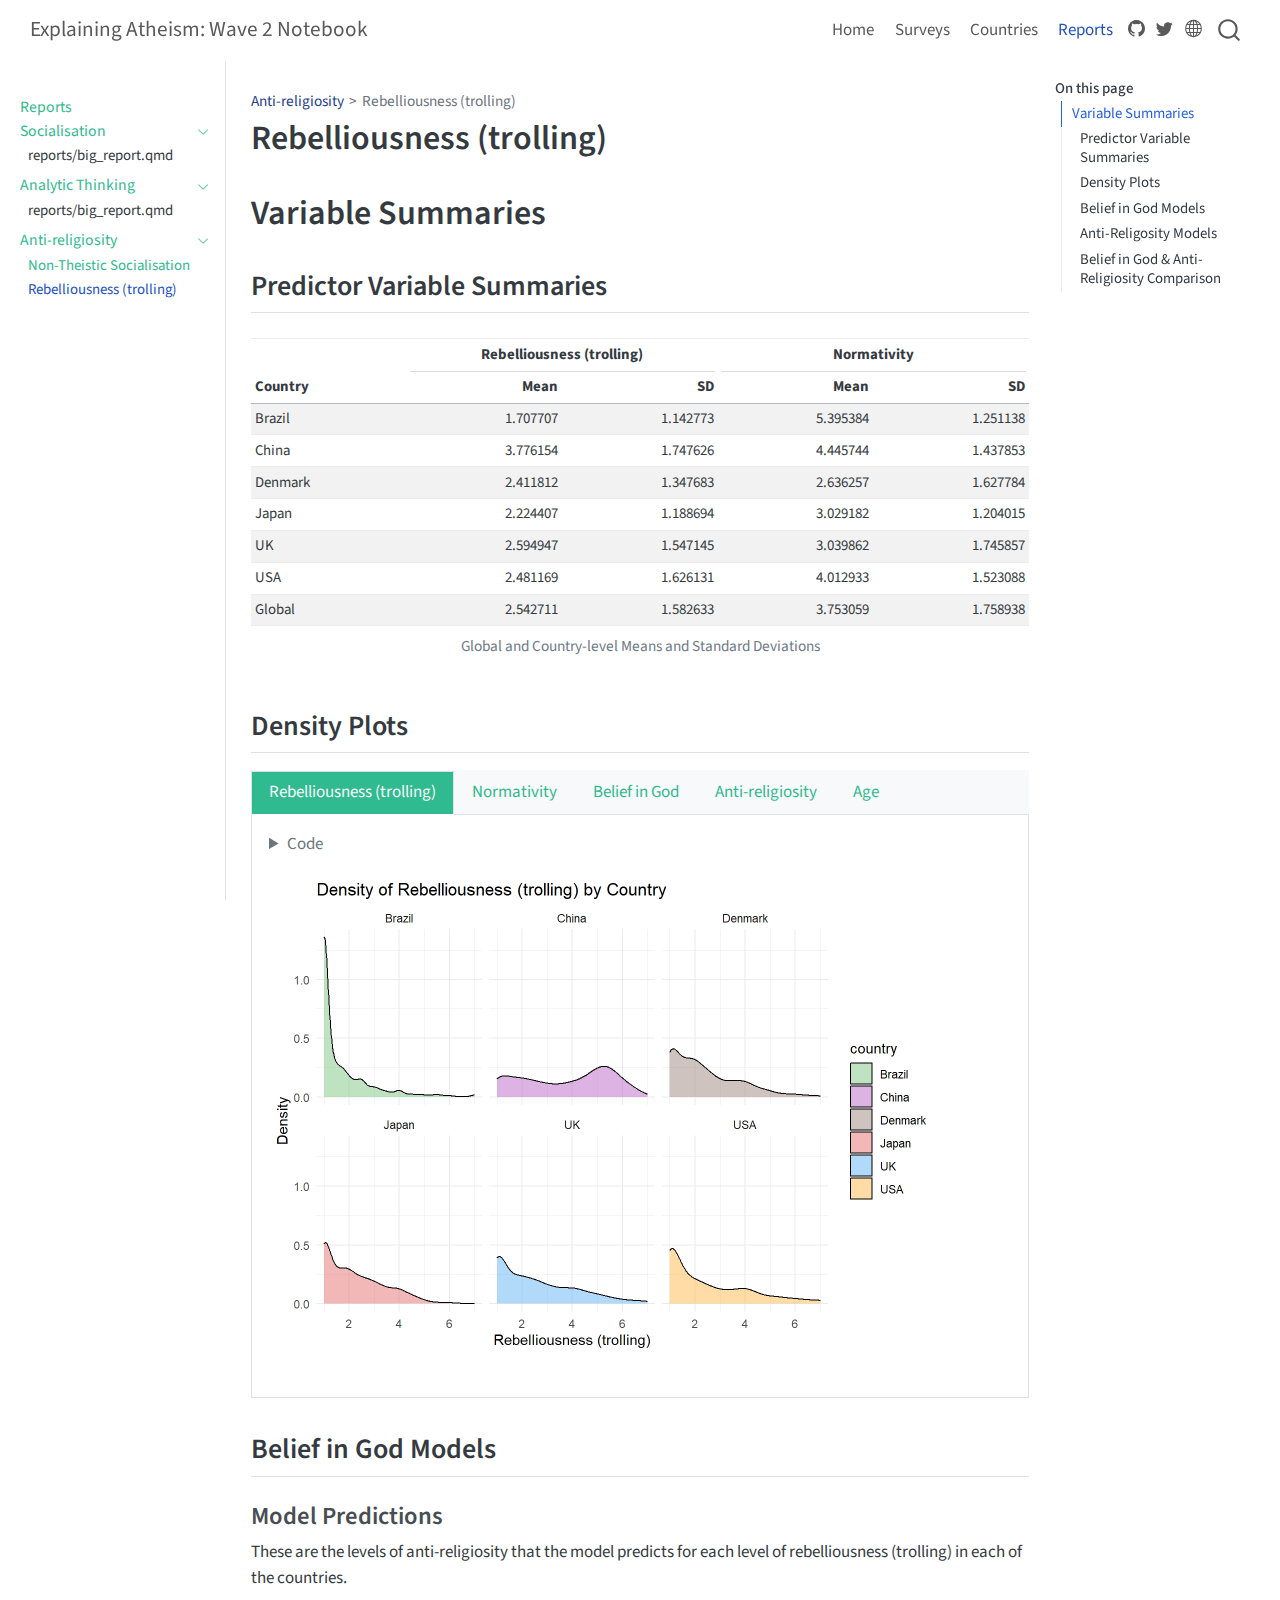
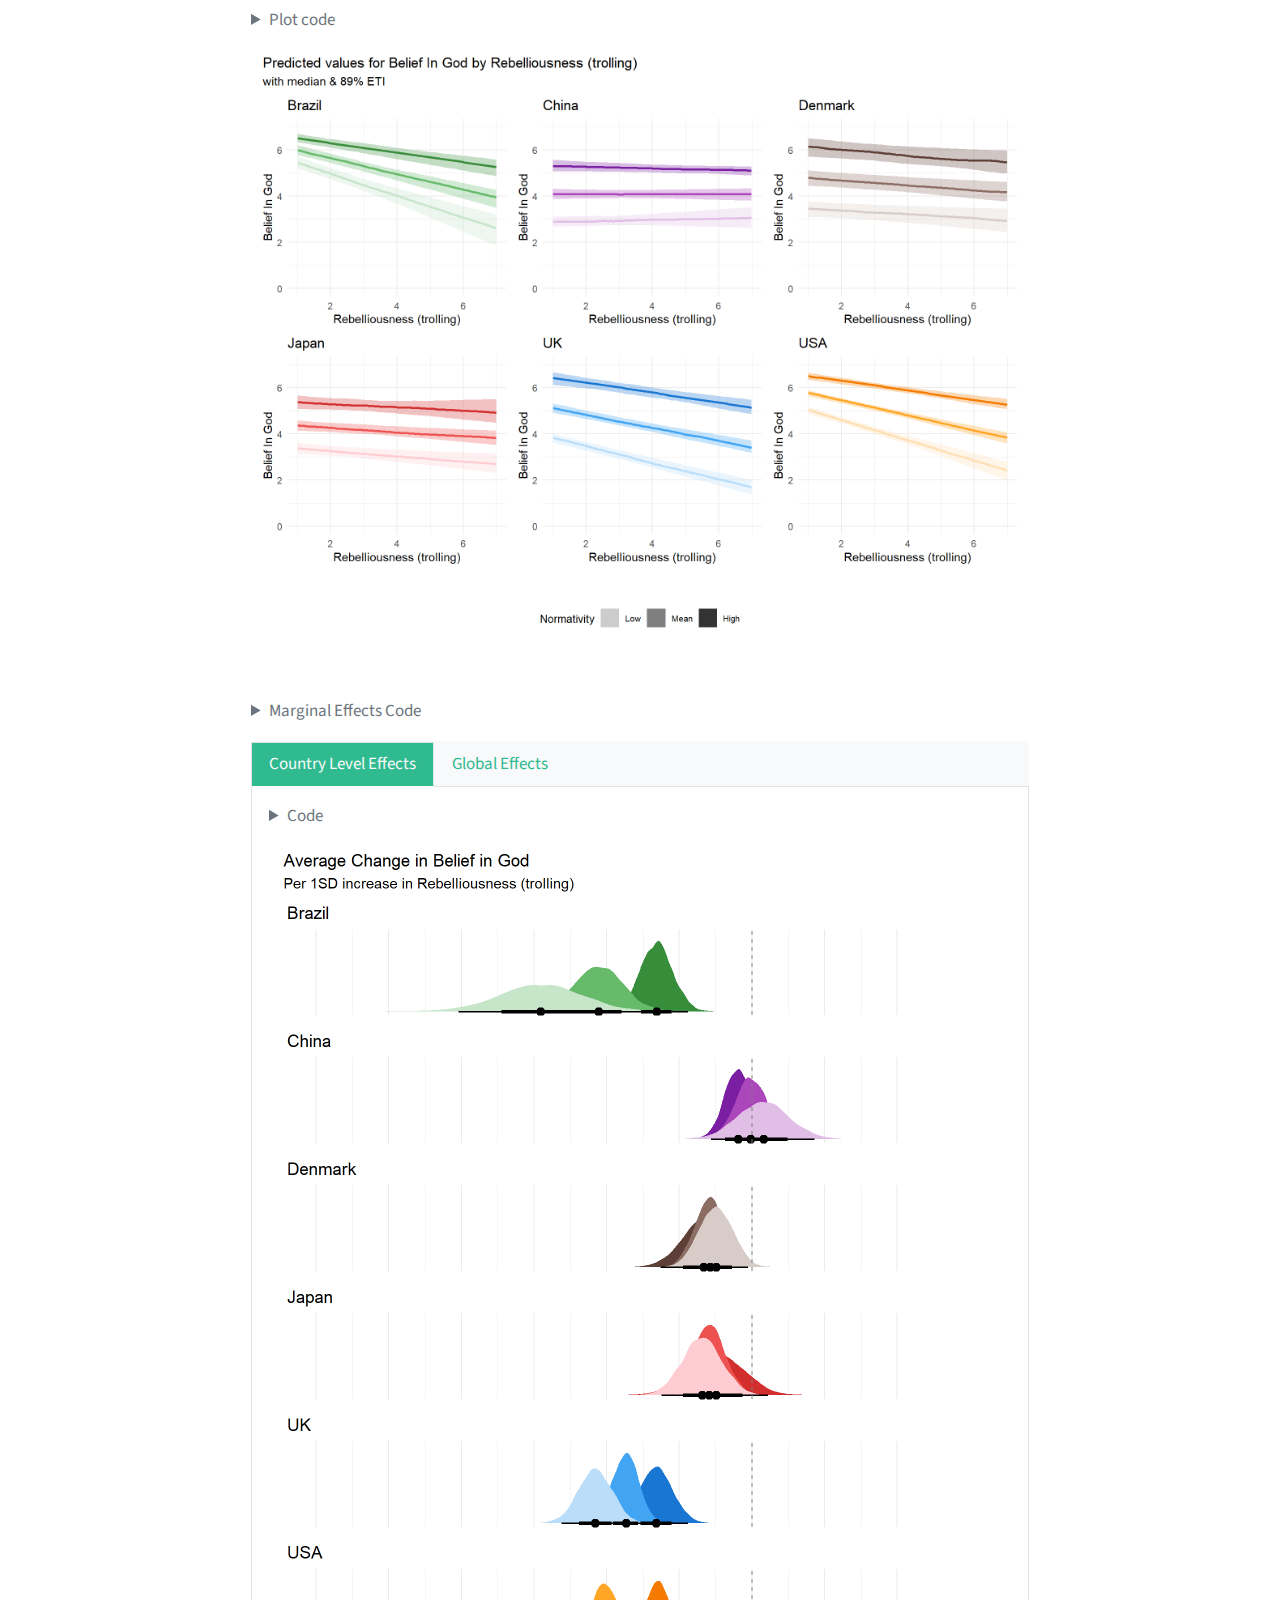
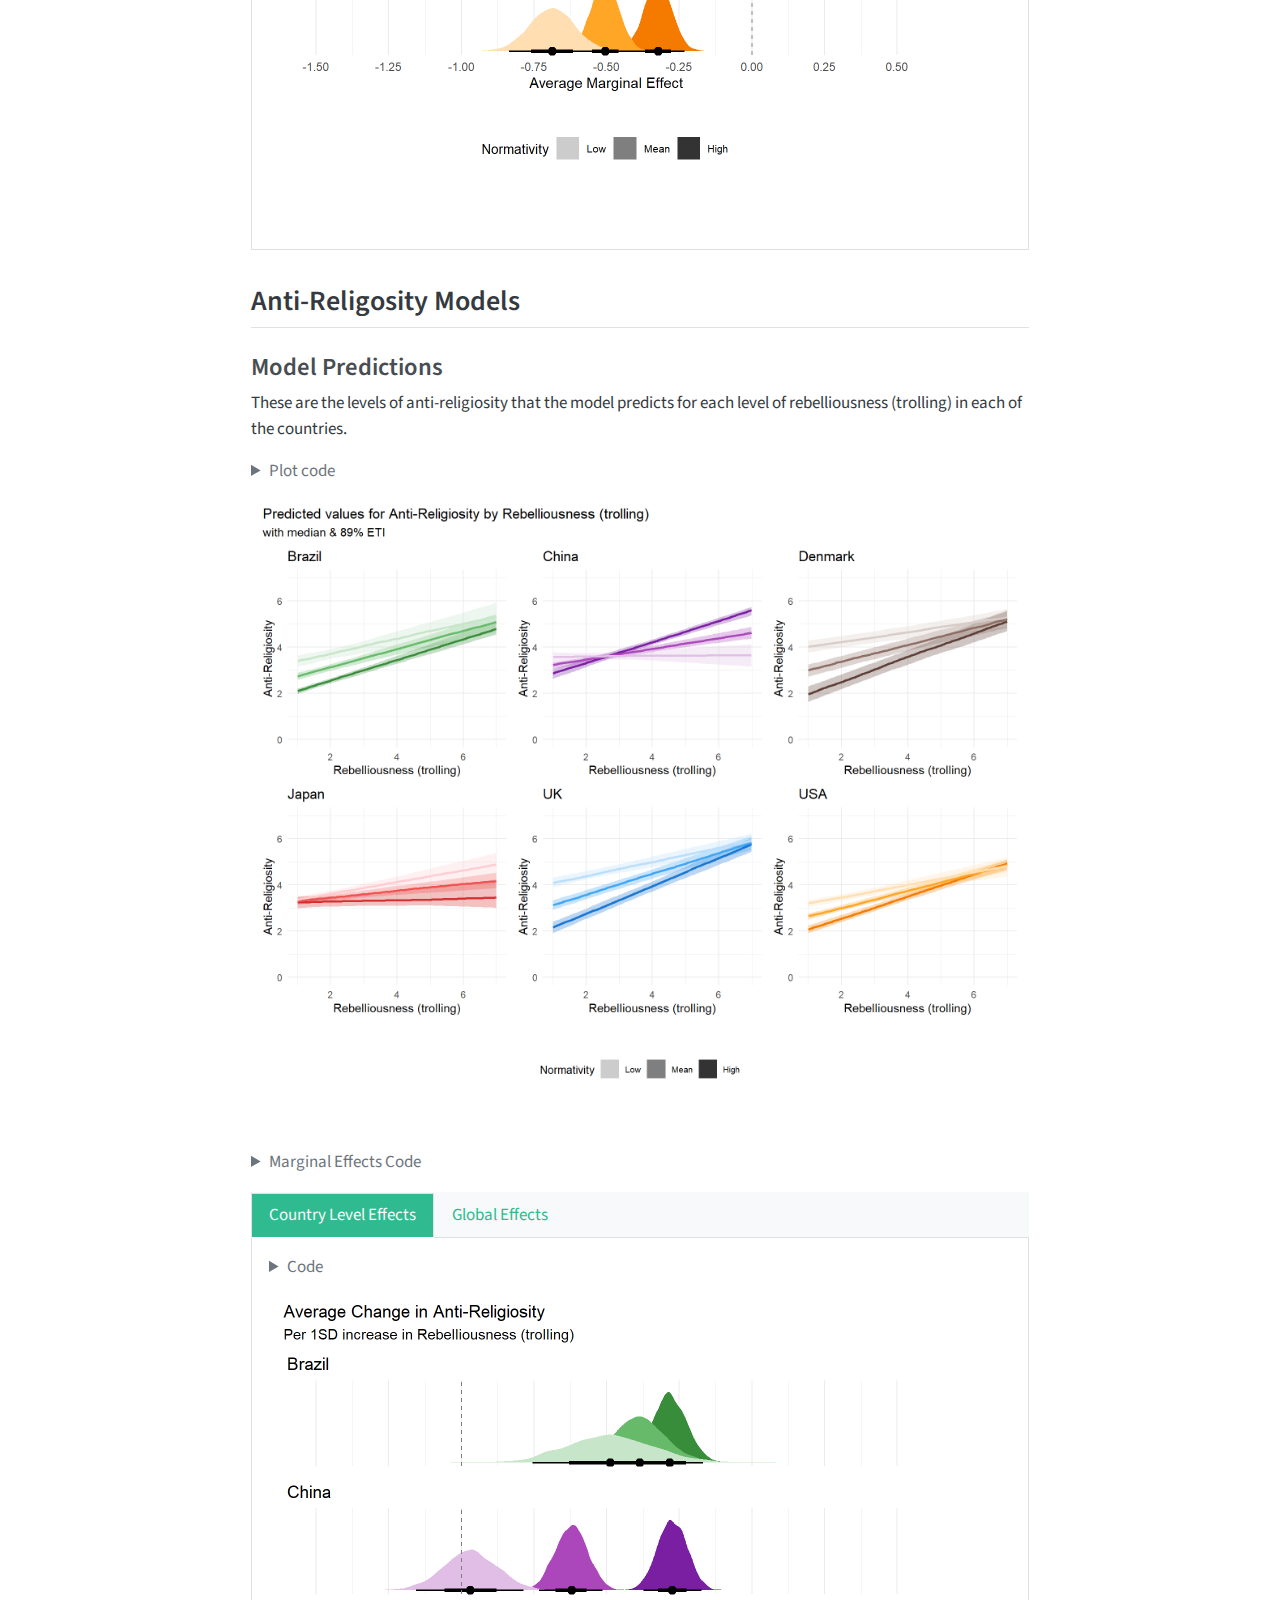
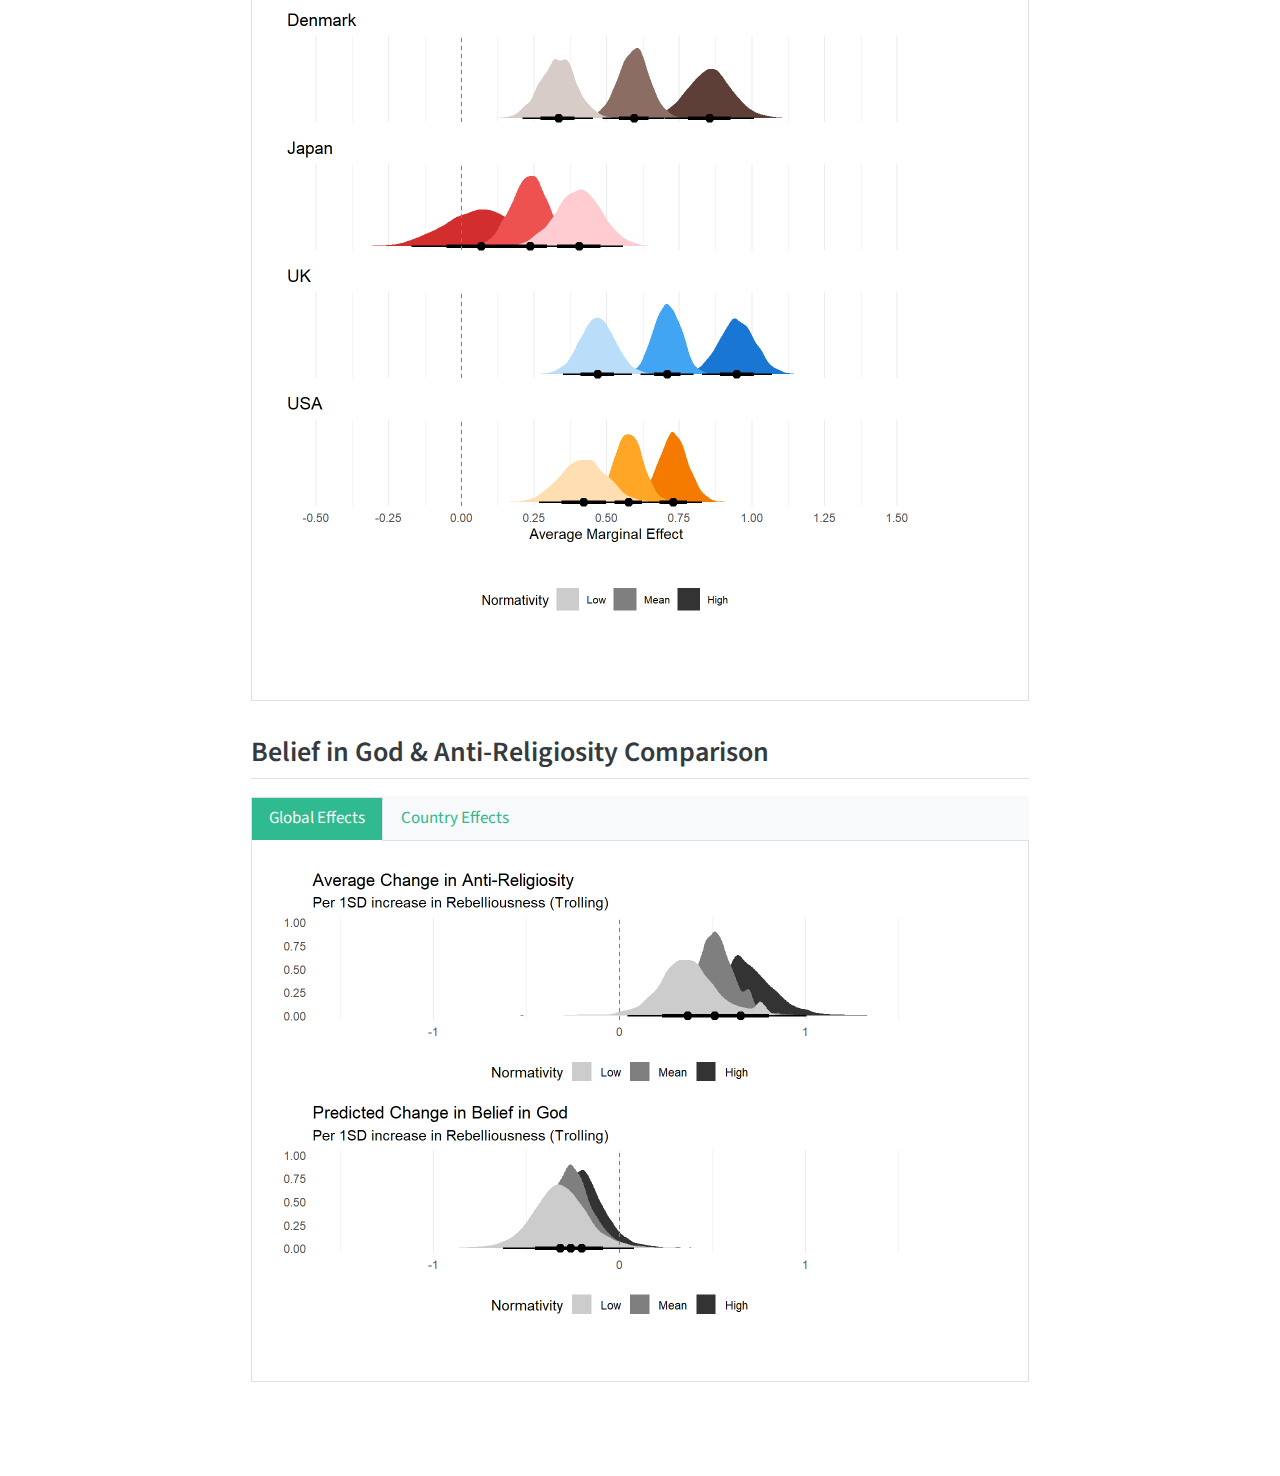
<file: docs/reports/antiReligion/rebelliousness.html>
<!DOCTYPE html>
<html xmlns="http://www.w3.org/1999/xhtml" lang="en" xml:lang="en"><head>

<meta charset="utf-8">
<meta name="generator" content="quarto-1.4.549">

<meta name="viewport" content="width=device-width, initial-scale=1.0, user-scalable=yes">


<title>Explaining Atheism: Wave 2 Notebook - Rebelliousness (trolling)</title>
<style>
code{white-space: pre-wrap;}
span.smallcaps{font-variant: small-caps;}
div.columns{display: flex; gap: min(4vw, 1.5em);}
div.column{flex: auto; overflow-x: auto;}
div.hanging-indent{margin-left: 1.5em; text-indent: -1.5em;}
ul.task-list{list-style: none;}
ul.task-list li input[type="checkbox"] {
  width: 0.8em;
  margin: 0 0.8em 0.2em -1em; /* quarto-specific, see https://github.com/quarto-dev/quarto-cli/issues/4556 */ 
  vertical-align: middle;
}
/* CSS for syntax highlighting */
pre > code.sourceCode { white-space: pre; position: relative; }
pre > code.sourceCode > span { line-height: 1.25; }
pre > code.sourceCode > span:empty { height: 1.2em; }
.sourceCode { overflow: visible; }
code.sourceCode > span { color: inherit; text-decoration: inherit; }
div.sourceCode { margin: 1em 0; }
pre.sourceCode { margin: 0; }
@media screen {
div.sourceCode { overflow: auto; }
}
@media print {
pre > code.sourceCode { white-space: pre-wrap; }
pre > code.sourceCode > span { text-indent: -5em; padding-left: 5em; }
}
pre.numberSource code
  { counter-reset: source-line 0; }
pre.numberSource code > span
  { position: relative; left: -4em; counter-increment: source-line; }
pre.numberSource code > span > a:first-child::before
  { content: counter(source-line);
    position: relative; left: -1em; text-align: right; vertical-align: baseline;
    border: none; display: inline-block;
    -webkit-touch-callout: none; -webkit-user-select: none;
    -khtml-user-select: none; -moz-user-select: none;
    -ms-user-select: none; user-select: none;
    padding: 0 4px; width: 4em;
  }
pre.numberSource { margin-left: 3em;  padding-left: 4px; }
div.sourceCode
  {   }
@media screen {
pre > code.sourceCode > span > a:first-child::before { text-decoration: underline; }
}
</style>


<script src="../../site_libs/quarto-nav/quarto-nav.js"></script>
<script src="../../site_libs/quarto-nav/headroom.min.js"></script>
<script src="../../site_libs/clipboard/clipboard.min.js"></script>
<script src="../../site_libs/quarto-search/autocomplete.umd.js"></script>
<script src="../../site_libs/quarto-search/fuse.min.js"></script>
<script src="../../site_libs/quarto-search/quarto-search.js"></script>
<meta name="quarto:offset" content="../../">
<script src="../../site_libs/quarto-html/quarto.js"></script>
<script src="../../site_libs/quarto-html/popper.min.js"></script>
<script src="../../site_libs/quarto-html/tippy.umd.min.js"></script>
<script src="../../site_libs/quarto-html/anchor.min.js"></script>
<link href="../../site_libs/quarto-html/tippy.css" rel="stylesheet">
<link href="../../site_libs/quarto-html/quarto-syntax-highlighting.css" rel="stylesheet" id="quarto-text-highlighting-styles">
<script src="../../site_libs/bootstrap/bootstrap.min.js"></script>
<link href="../../site_libs/bootstrap/bootstrap-icons.css" rel="stylesheet">
<link href="../../site_libs/bootstrap/bootstrap.min.css" rel="stylesheet" id="quarto-bootstrap" data-mode="light">
<script id="quarto-search-options" type="application/json">{
  "location": "navbar",
  "copy-button": false,
  "collapse-after": 3,
  "panel-placement": "end",
  "type": "overlay",
  "limit": 50,
  "keyboard-shortcut": [
    "f",
    "/",
    "s"
  ],
  "show-item-context": false,
  "language": {
    "search-no-results-text": "No results",
    "search-matching-documents-text": "matching documents",
    "search-copy-link-title": "Copy link to search",
    "search-hide-matches-text": "Hide additional matches",
    "search-more-match-text": "more match in this document",
    "search-more-matches-text": "more matches in this document",
    "search-clear-button-title": "Clear",
    "search-text-placeholder": "",
    "search-detached-cancel-button-title": "Cancel",
    "search-submit-button-title": "Submit",
    "search-label": "Search"
  }
}</script>
<script src="../../site_libs/kePrint-0.0.1/kePrint.js"></script>
<link href="../../site_libs/lightable-0.0.1/lightable.css" rel="stylesheet">


<link rel="stylesheet" href="../../custom.css">
</head>

<body class="nav-sidebar docked nav-fixed">

<div id="quarto-search-results"></div>
  <header id="quarto-header" class="headroom fixed-top">
    <nav class="navbar navbar-expand-lg " data-bs-theme="dark">
      <div class="navbar-container container-fluid">
      <div class="navbar-brand-container mx-auto">
    <a class="navbar-brand" href="../../index.html">
    <span class="navbar-title">Explaining Atheism: Wave 2 Notebook</span>
    </a>
  </div>
            <div id="quarto-search" class="" title="Search"></div>
          <button class="navbar-toggler" type="button" data-bs-toggle="collapse" data-bs-target="#navbarCollapse" aria-controls="navbarCollapse" aria-expanded="false" aria-label="Toggle navigation" onclick="if (window.quartoToggleHeadroom) { window.quartoToggleHeadroom(); }">
  <span class="navbar-toggler-icon"></span>
</button>
          <div class="collapse navbar-collapse" id="navbarCollapse">
            <ul class="navbar-nav navbar-nav-scroll ms-auto">
  <li class="nav-item">
    <a class="nav-link" href="../../index.html"> 
<span class="menu-text">Home</span></a>
  </li>  
  <li class="nav-item">
    <a class="nav-link" href="../../surveyInfo.html"> 
<span class="menu-text">Surveys</span></a>
  </li>  
  <li class="nav-item">
    <a class="nav-link" href="../../countryInfo.html"> 
<span class="menu-text">Countries</span></a>
  </li>  
  <li class="nav-item">
    <a class="nav-link active" href="../../reports/reports.html" aria-current="page"> 
<span class="menu-text">Reports</span></a>
  </li>  
</ul>
          </div> <!-- /navcollapse -->
          <div class="quarto-navbar-tools tools-wide">
    <a href="https://github.com/cjsrussell/" title="" class="quarto-navigation-tool px-1" aria-label="GitHub"><i class="bi bi-github"></i></a>
    <a href="https://twitter.com/ExplainingAthe1/" title="" class="quarto-navigation-tool px-1" aria-label="Twitter"><i class="bi bi-twitter"></i></a>
    <a href="https://www.explainingatheism.org/" title="" class="quarto-navigation-tool px-1" aria-label="Explaining Atheism"><i class="bi bi-globe"></i></a>
</div>
      </div> <!-- /container-fluid -->
    </nav>
  <nav class="quarto-secondary-nav">
    <div class="container-fluid d-flex">
      <button type="button" class="quarto-btn-toggle btn" data-bs-toggle="collapse" data-bs-target=".quarto-sidebar-collapse-item" aria-controls="quarto-sidebar" aria-expanded="false" aria-label="Toggle sidebar navigation" onclick="if (window.quartoToggleHeadroom) { window.quartoToggleHeadroom(); }">
        <i class="bi bi-layout-text-sidebar-reverse"></i>
      </button>
        <nav class="quarto-page-breadcrumbs" aria-label="breadcrumb"><ol class="breadcrumb"><li class="breadcrumb-item"><a href="../../reports/antiReligion/nonTheisticSocialisation.html">Anti-religiosity</a></li><li class="breadcrumb-item"><a href="../../reports/antiReligion/rebelliousness.html">Rebelliousness (trolling)</a></li></ol></nav>
        <a class="flex-grow-1" role="button" data-bs-toggle="collapse" data-bs-target=".quarto-sidebar-collapse-item" aria-controls="quarto-sidebar" aria-expanded="false" aria-label="Toggle sidebar navigation" onclick="if (window.quartoToggleHeadroom) { window.quartoToggleHeadroom(); }">      
        </a>
    </div>
  </nav>
</header>
<!-- content -->
<div id="quarto-content" class="quarto-container page-columns page-rows-contents page-layout-article page-navbar">
<!-- sidebar -->
  <nav id="quarto-sidebar" class="sidebar collapse collapse-horizontal quarto-sidebar-collapse-item sidebar-navigation docked overflow-auto">
    <div class="sidebar-menu-container"> 
    <ul class="list-unstyled mt-1">
        <li class="sidebar-item">
  <div class="sidebar-item-container"> 
  <a href="../../reports/reports.html" class="sidebar-item-text sidebar-link">
 <span class="menu-text">Reports</span></a>
  </div>
</li>
        <li class="sidebar-item sidebar-item-section">
      <div class="sidebar-item-container"> 
            <a class="sidebar-item-text sidebar-link text-start" data-bs-toggle="collapse" data-bs-target="#quarto-sidebar-section-1" aria-expanded="true">
 <span class="menu-text">Socialisation</span></a>
          <a class="sidebar-item-toggle text-start" data-bs-toggle="collapse" data-bs-target="#quarto-sidebar-section-1" aria-expanded="true" aria-label="Toggle section">
            <i class="bi bi-chevron-right ms-2"></i>
          </a> 
      </div>
      <ul id="quarto-sidebar-section-1" class="collapse list-unstyled sidebar-section depth1 show">  
          <li class="sidebar-item">
 <span class="menu-text">reports/big_report.qmd</span>
  </li>
      </ul>
  </li>
        <li class="sidebar-item sidebar-item-section">
      <div class="sidebar-item-container"> 
            <a class="sidebar-item-text sidebar-link text-start" data-bs-toggle="collapse" data-bs-target="#quarto-sidebar-section-2" aria-expanded="true">
 <span class="menu-text">Analytic Thinking</span></a>
          <a class="sidebar-item-toggle text-start" data-bs-toggle="collapse" data-bs-target="#quarto-sidebar-section-2" aria-expanded="true" aria-label="Toggle section">
            <i class="bi bi-chevron-right ms-2"></i>
          </a> 
      </div>
      <ul id="quarto-sidebar-section-2" class="collapse list-unstyled sidebar-section depth1 show">  
          <li class="sidebar-item">
 <span class="menu-text">reports/big_report.qmd</span>
  </li>
      </ul>
  </li>
        <li class="sidebar-item sidebar-item-section">
      <div class="sidebar-item-container"> 
            <a class="sidebar-item-text sidebar-link text-start" data-bs-toggle="collapse" data-bs-target="#quarto-sidebar-section-3" aria-expanded="true">
 <span class="menu-text">Anti-religiosity</span></a>
          <a class="sidebar-item-toggle text-start" data-bs-toggle="collapse" data-bs-target="#quarto-sidebar-section-3" aria-expanded="true" aria-label="Toggle section">
            <i class="bi bi-chevron-right ms-2"></i>
          </a> 
      </div>
      <ul id="quarto-sidebar-section-3" class="collapse list-unstyled sidebar-section depth1 show">  
          <li class="sidebar-item">
  <div class="sidebar-item-container"> 
  <a href="../../reports/antiReligion/nonTheisticSocialisation.html" class="sidebar-item-text sidebar-link">
 <span class="menu-text">Non-Theistic Socialisation</span></a>
  </div>
</li>
          <li class="sidebar-item">
  <div class="sidebar-item-container"> 
  <a href="../../reports/antiReligion/rebelliousness.html" class="sidebar-item-text sidebar-link active">
 <span class="menu-text">Rebelliousness (trolling)</span></a>
  </div>
</li>
      </ul>
  </li>
    </ul>
    </div>
</nav>
<div id="quarto-sidebar-glass" class="quarto-sidebar-collapse-item" data-bs-toggle="collapse" data-bs-target=".quarto-sidebar-collapse-item"></div>
<!-- margin-sidebar -->
    <div id="quarto-margin-sidebar" class="sidebar margin-sidebar">
        <nav id="TOC" role="doc-toc" class="toc-active">
    <h2 id="toc-title">On this page</h2>
   
  <ul>
  <li><a href="#variable-summaries" id="toc-variable-summaries" class="nav-link active" data-scroll-target="#variable-summaries">Variable Summaries</a>
  <ul class="collapse">
  <li><a href="#predictor-variable-summaries" id="toc-predictor-variable-summaries" class="nav-link" data-scroll-target="#predictor-variable-summaries">Predictor Variable Summaries</a></li>
  <li><a href="#density-plots" id="toc-density-plots" class="nav-link" data-scroll-target="#density-plots">Density Plots</a></li>
  <li><a href="#belief-in-god-models" id="toc-belief-in-god-models" class="nav-link" data-scroll-target="#belief-in-god-models">Belief in God Models</a>
  <ul class="collapse">
  <li><a href="#model-predictions" id="toc-model-predictions" class="nav-link" data-scroll-target="#model-predictions">Model Predictions</a></li>
  </ul></li>
  <li><a href="#anti-religosity-models" id="toc-anti-religosity-models" class="nav-link" data-scroll-target="#anti-religosity-models">Anti-Religosity Models</a>
  <ul class="collapse">
  <li><a href="#model-predictions-1" id="toc-model-predictions-1" class="nav-link" data-scroll-target="#model-predictions-1">Model Predictions</a></li>
  </ul></li>
  <li><a href="#belief-in-god-anti-religiosity-comparison" id="toc-belief-in-god-anti-religiosity-comparison" class="nav-link" data-scroll-target="#belief-in-god-anti-religiosity-comparison">Belief in God &amp; Anti-Religiosity Comparison</a></li>
  </ul></li>
  </ul>
</nav>
    </div>
<!-- main -->
<main class="content" id="quarto-document-content">

<header id="title-block-header" class="quarto-title-block default"><nav class="quarto-page-breadcrumbs quarto-title-breadcrumbs d-none d-lg-block" aria-label="breadcrumb"><ol class="breadcrumb"><li class="breadcrumb-item"><a href="../../reports/antiReligion/nonTheisticSocialisation.html">Anti-religiosity</a></li><li class="breadcrumb-item"><a href="../../reports/antiReligion/rebelliousness.html">Rebelliousness (trolling)</a></li></ol></nav>
<div class="quarto-title">
<h1 class="title">Rebelliousness (trolling)</h1>
</div>



<div class="quarto-title-meta">

    
  
    
  </div>
  


</header>


<section id="variable-summaries" class="level1">
<h1>Variable Summaries</h1>
<section id="predictor-variable-summaries" class="level2">
<h2 class="anchored" data-anchor-id="predictor-variable-summaries">Predictor Variable Summaries</h2>
<div class="cell">
<div class="cell-output-display">
<table class="table table-striped table-condensed table-sm small" data-quarto-postprocess="true">
<caption>Global and Country-level Means and Standard Deviations</caption>
<colgroup>
<col style="width: 20%">
<col style="width: 20%">
<col style="width: 20%">
<col style="width: 20%">
<col style="width: 20%">
</colgroup>
<thead>
<tr class="header">
<th data-quarto-table-cell-role="th" style="text-align: left; empty-cells: hide; border-bottom: hidden;"></th>
<th colspan="2" data-quarto-table-cell-role="th" style="text-align: center; border-bottom: hidden; padding-bottom: 0; padding-left: 3px; padding-right: 3px;"><div style="border-bottom: 1px solid #ddd; padding-bottom: 5px; ">
Rebelliousness (trolling)
</div></th>
<th colspan="2" data-quarto-table-cell-role="th" style="text-align: center; border-bottom: hidden; padding-bottom: 0; padding-left: 3px; padding-right: 3px;"><div style="border-bottom: 1px solid #ddd; padding-bottom: 5px; ">
Normativity
</div></th>
</tr>
<tr class="odd">
<th style="text-align: left;" data-quarto-table-cell-role="th">Country</th>
<th style="text-align: right;" data-quarto-table-cell-role="th">Mean</th>
<th style="text-align: right;" data-quarto-table-cell-role="th">SD</th>
<th style="text-align: right;" data-quarto-table-cell-role="th">Mean</th>
<th style="text-align: right;" data-quarto-table-cell-role="th">SD</th>
</tr>
</thead>
<tbody>
<tr class="odd">
<td style="text-align: left;">Brazil</td>
<td style="text-align: right;">1.707707</td>
<td style="text-align: right;">1.142773</td>
<td style="text-align: right;">5.395384</td>
<td style="text-align: right;">1.251138</td>
</tr>
<tr class="even">
<td style="text-align: left;">China</td>
<td style="text-align: right;">3.776154</td>
<td style="text-align: right;">1.747626</td>
<td style="text-align: right;">4.445744</td>
<td style="text-align: right;">1.437853</td>
</tr>
<tr class="odd">
<td style="text-align: left;">Denmark</td>
<td style="text-align: right;">2.411812</td>
<td style="text-align: right;">1.347683</td>
<td style="text-align: right;">2.636257</td>
<td style="text-align: right;">1.627784</td>
</tr>
<tr class="even">
<td style="text-align: left;">Japan</td>
<td style="text-align: right;">2.224407</td>
<td style="text-align: right;">1.188694</td>
<td style="text-align: right;">3.029182</td>
<td style="text-align: right;">1.204015</td>
</tr>
<tr class="odd">
<td style="text-align: left;">UK</td>
<td style="text-align: right;">2.594947</td>
<td style="text-align: right;">1.547145</td>
<td style="text-align: right;">3.039862</td>
<td style="text-align: right;">1.745857</td>
</tr>
<tr class="even">
<td style="text-align: left;">USA</td>
<td style="text-align: right;">2.481169</td>
<td style="text-align: right;">1.626131</td>
<td style="text-align: right;">4.012933</td>
<td style="text-align: right;">1.523088</td>
</tr>
<tr class="odd">
<td style="text-align: left;">Global</td>
<td style="text-align: right;">2.542711</td>
<td style="text-align: right;">1.582633</td>
<td style="text-align: right;">3.753059</td>
<td style="text-align: right;">1.758938</td>
</tr>
</tbody>
</table>


</div>
</div>
</section>
<section id="density-plots" class="level2">
<h2 class="anchored" data-anchor-id="density-plots">Density Plots</h2>
<div class="tabset-margin-container"></div><div class="panel-tabset">
<ul class="nav nav-tabs" role="tablist"><li class="nav-item" role="presentation"><a class="nav-link active" id="tabset-1-1-tab" data-bs-toggle="tab" data-bs-target="#tabset-1-1" role="tab" aria-controls="tabset-1-1" aria-selected="true">Rebelliousness (trolling)</a></li><li class="nav-item" role="presentation"><a class="nav-link" id="tabset-1-2-tab" data-bs-toggle="tab" data-bs-target="#tabset-1-2" role="tab" aria-controls="tabset-1-2" aria-selected="false">Normativity</a></li><li class="nav-item" role="presentation"><a class="nav-link" id="tabset-1-3-tab" data-bs-toggle="tab" data-bs-target="#tabset-1-3" role="tab" aria-controls="tabset-1-3" aria-selected="false">Belief in God</a></li><li class="nav-item" role="presentation"><a class="nav-link" id="tabset-1-4-tab" data-bs-toggle="tab" data-bs-target="#tabset-1-4" role="tab" aria-controls="tabset-1-4" aria-selected="false">Anti-religiosity</a></li><li class="nav-item" role="presentation"><a class="nav-link" id="tabset-1-5-tab" data-bs-toggle="tab" data-bs-target="#tabset-1-5" role="tab" aria-controls="tabset-1-5" aria-selected="false">Age</a></li></ul>
<div class="tab-content">
<div id="tabset-1-1" class="tab-pane active" role="tabpanel" aria-labelledby="tabset-1-1-tab">
<div class="cell">
<details class="code-fold">
<summary>Code</summary>
<div class="sourceCode cell-code" id="cb1"><pre class="sourceCode r code-with-copy"><code class="sourceCode r"><span id="cb1-1"><a href="#cb1-1" aria-hidden="true" tabindex="-1"></a>dat <span class="sc">%&gt;%</span></span>
<span id="cb1-2"><a href="#cb1-2" aria-hidden="true" tabindex="-1"></a>  <span class="fu">ggplot</span>(<span class="fu">aes</span>(<span class="at">x =</span> rebelliousnessTrolling, <span class="at">fill =</span> country)) <span class="sc">+</span></span>
<span id="cb1-3"><a href="#cb1-3" aria-hidden="true" tabindex="-1"></a>  <span class="fu">geom_density</span>(<span class="at">alpha =</span> <span class="fl">0.5</span>) <span class="sc">+</span> </span>
<span id="cb1-4"><a href="#cb1-4" aria-hidden="true" tabindex="-1"></a>  <span class="fu">facet_wrap</span>(<span class="sc">~</span>country) <span class="sc">+</span>        </span>
<span id="cb1-5"><a href="#cb1-5" aria-hidden="true" tabindex="-1"></a>  <span class="fu">labs</span>(<span class="at">title =</span> <span class="st">"Density of Rebelliousness (trolling) by Country"</span>,</span>
<span id="cb1-6"><a href="#cb1-6" aria-hidden="true" tabindex="-1"></a>       <span class="at">x =</span> <span class="st">"Rebelliousness (trolling)"</span>,</span>
<span id="cb1-7"><a href="#cb1-7" aria-hidden="true" tabindex="-1"></a>       <span class="at">y =</span> <span class="st">"Density"</span>) <span class="sc">+</span></span>
<span id="cb1-8"><a href="#cb1-8" aria-hidden="true" tabindex="-1"></a>  <span class="fu">scale_fill_manual</span>(<span class="at">values =</span> <span class="fu">c</span>(</span>
<span id="cb1-9"><a href="#cb1-9" aria-hidden="true" tabindex="-1"></a>    <span class="st">"Brazil"</span> <span class="ot">=</span> green1,</span>
<span id="cb1-10"><a href="#cb1-10" aria-hidden="true" tabindex="-1"></a>    <span class="st">"China"</span> <span class="ot">=</span> purple1,</span>
<span id="cb1-11"><a href="#cb1-11" aria-hidden="true" tabindex="-1"></a>    <span class="st">"Denmark"</span> <span class="ot">=</span> brown1,</span>
<span id="cb1-12"><a href="#cb1-12" aria-hidden="true" tabindex="-1"></a>    <span class="st">"Japan"</span> <span class="ot">=</span> red1,</span>
<span id="cb1-13"><a href="#cb1-13" aria-hidden="true" tabindex="-1"></a>    <span class="st">"UK"</span> <span class="ot">=</span> blue1,</span>
<span id="cb1-14"><a href="#cb1-14" aria-hidden="true" tabindex="-1"></a>    <span class="st">"USA"</span> <span class="ot">=</span> orange1</span>
<span id="cb1-15"><a href="#cb1-15" aria-hidden="true" tabindex="-1"></a>  )) <span class="sc">+</span></span>
<span id="cb1-16"><a href="#cb1-16" aria-hidden="true" tabindex="-1"></a>  <span class="fu">theme_minimal</span>()</span></code><button title="Copy to Clipboard" class="code-copy-button"><i class="bi"></i></button></pre></div>
</details>
<div class="cell-output-display">
<div>
<figure class="figure">
<p><img src="rebelliousness_files/figure-html/unnamed-chunk-5-1.png" class="img-fluid figure-img" width="672"></p>
</figure>
</div>
</div>
</div>
</div>
<div id="tabset-1-2" class="tab-pane" role="tabpanel" aria-labelledby="tabset-1-2-tab">
<div class="cell">
<details class="code-fold">
<summary>Code</summary>
<div class="sourceCode cell-code" id="cb2"><pre class="sourceCode r code-with-copy"><code class="sourceCode r"><span id="cb2-1"><a href="#cb2-1" aria-hidden="true" tabindex="-1"></a>dat <span class="sc">|&gt;</span></span>
<span id="cb2-2"><a href="#cb2-2" aria-hidden="true" tabindex="-1"></a>  <span class="fu">ggplot</span>(<span class="fu">aes</span>(<span class="at">x =</span> <span class="fu">as.numeric</span>(normativity), <span class="at">fill =</span> country)) <span class="sc">+</span></span>
<span id="cb2-3"><a href="#cb2-3" aria-hidden="true" tabindex="-1"></a>  <span class="fu">geom_density</span>(<span class="at">alpha =</span> <span class="fl">0.5</span>) <span class="sc">+</span> </span>
<span id="cb2-4"><a href="#cb2-4" aria-hidden="true" tabindex="-1"></a>  <span class="fu">facet_wrap</span>(<span class="sc">~</span>country) <span class="sc">+</span>        </span>
<span id="cb2-5"><a href="#cb2-5" aria-hidden="true" tabindex="-1"></a>  <span class="fu">labs</span>(<span class="at">title =</span> <span class="st">"Density of Normativity by Country"</span>,</span>
<span id="cb2-6"><a href="#cb2-6" aria-hidden="true" tabindex="-1"></a>       <span class="at">x =</span> <span class="st">"Normativity"</span>,</span>
<span id="cb2-7"><a href="#cb2-7" aria-hidden="true" tabindex="-1"></a>       <span class="at">y =</span> <span class="st">"Density"</span>) <span class="sc">+</span></span>
<span id="cb2-8"><a href="#cb2-8" aria-hidden="true" tabindex="-1"></a>  <span class="fu">scale_fill_manual</span>(<span class="at">values =</span> <span class="fu">c</span>(</span>
<span id="cb2-9"><a href="#cb2-9" aria-hidden="true" tabindex="-1"></a>    <span class="st">"Brazil"</span> <span class="ot">=</span> green1,</span>
<span id="cb2-10"><a href="#cb2-10" aria-hidden="true" tabindex="-1"></a>    <span class="st">"China"</span> <span class="ot">=</span> purple1,</span>
<span id="cb2-11"><a href="#cb2-11" aria-hidden="true" tabindex="-1"></a>    <span class="st">"Denmark"</span> <span class="ot">=</span> brown1,</span>
<span id="cb2-12"><a href="#cb2-12" aria-hidden="true" tabindex="-1"></a>    <span class="st">"Japan"</span> <span class="ot">=</span> red1,</span>
<span id="cb2-13"><a href="#cb2-13" aria-hidden="true" tabindex="-1"></a>    <span class="st">"UK"</span> <span class="ot">=</span> blue1,</span>
<span id="cb2-14"><a href="#cb2-14" aria-hidden="true" tabindex="-1"></a>    <span class="st">"USA"</span> <span class="ot">=</span> orange1</span>
<span id="cb2-15"><a href="#cb2-15" aria-hidden="true" tabindex="-1"></a>  )) <span class="sc">+</span></span>
<span id="cb2-16"><a href="#cb2-16" aria-hidden="true" tabindex="-1"></a>  <span class="fu">theme_minimal</span>()</span></code><button title="Copy to Clipboard" class="code-copy-button"><i class="bi"></i></button></pre></div>
</details>
<div class="cell-output-display">
<div>
<figure class="figure">
<p><img src="rebelliousness_files/figure-html/unnamed-chunk-6-1.png" class="img-fluid figure-img" width="672"></p>
</figure>
</div>
</div>
</div>
</div>
<div id="tabset-1-3" class="tab-pane" role="tabpanel" aria-labelledby="tabset-1-3-tab">
<div class="cell">
<details class="code-fold">
<summary>Code</summary>
<div class="sourceCode cell-code" id="cb3"><pre class="sourceCode r code-with-copy"><code class="sourceCode r"><span id="cb3-1"><a href="#cb3-1" aria-hidden="true" tabindex="-1"></a>dat <span class="sc">|&gt;</span></span>
<span id="cb3-2"><a href="#cb3-2" aria-hidden="true" tabindex="-1"></a>  <span class="fu">ggplot</span>(<span class="fu">aes</span>(<span class="at">x =</span> <span class="fu">as.numeric</span>(beliefInGod_ord), <span class="at">fill =</span> country)) <span class="sc">+</span></span>
<span id="cb3-3"><a href="#cb3-3" aria-hidden="true" tabindex="-1"></a>  <span class="fu">geom_histogram</span>(<span class="at">alpha =</span> <span class="fl">0.5</span>, <span class="at">position =</span> <span class="st">"identity"</span>, <span class="at">bins =</span> <span class="dv">7</span>) <span class="sc">+</span> </span>
<span id="cb3-4"><a href="#cb3-4" aria-hidden="true" tabindex="-1"></a>  <span class="fu">facet_wrap</span>(<span class="sc">~</span>country) <span class="sc">+</span>        </span>
<span id="cb3-5"><a href="#cb3-5" aria-hidden="true" tabindex="-1"></a>  <span class="fu">labs</span>(<span class="at">title =</span> <span class="st">"Histogram of Belief in God by Country"</span>,</span>
<span id="cb3-6"><a href="#cb3-6" aria-hidden="true" tabindex="-1"></a>       <span class="at">x =</span> <span class="st">"Belief in God"</span>,</span>
<span id="cb3-7"><a href="#cb3-7" aria-hidden="true" tabindex="-1"></a>       <span class="at">y =</span> <span class="st">"Density"</span>) <span class="sc">+</span></span>
<span id="cb3-8"><a href="#cb3-8" aria-hidden="true" tabindex="-1"></a>  <span class="fu">scale_fill_manual</span>(<span class="at">values =</span> <span class="fu">c</span>(</span>
<span id="cb3-9"><a href="#cb3-9" aria-hidden="true" tabindex="-1"></a>    <span class="st">"Brazil"</span> <span class="ot">=</span> green1,</span>
<span id="cb3-10"><a href="#cb3-10" aria-hidden="true" tabindex="-1"></a>    <span class="st">"China"</span> <span class="ot">=</span> purple1,</span>
<span id="cb3-11"><a href="#cb3-11" aria-hidden="true" tabindex="-1"></a>    <span class="st">"Denmark"</span> <span class="ot">=</span> brown1,</span>
<span id="cb3-12"><a href="#cb3-12" aria-hidden="true" tabindex="-1"></a>    <span class="st">"Japan"</span> <span class="ot">=</span> red1,</span>
<span id="cb3-13"><a href="#cb3-13" aria-hidden="true" tabindex="-1"></a>    <span class="st">"UK"</span> <span class="ot">=</span> blue1,</span>
<span id="cb3-14"><a href="#cb3-14" aria-hidden="true" tabindex="-1"></a>    <span class="st">"USA"</span> <span class="ot">=</span> orange1</span>
<span id="cb3-15"><a href="#cb3-15" aria-hidden="true" tabindex="-1"></a>  )) <span class="sc">+</span></span>
<span id="cb3-16"><a href="#cb3-16" aria-hidden="true" tabindex="-1"></a>  <span class="fu">theme_minimal</span>()</span></code><button title="Copy to Clipboard" class="code-copy-button"><i class="bi"></i></button></pre></div>
</details>
<div class="cell-output-display">
<div>
<figure class="figure">
<p><img src="rebelliousness_files/figure-html/unnamed-chunk-7-1.png" class="img-fluid figure-img" width="672"></p>
</figure>
</div>
</div>
</div>
</div>
<div id="tabset-1-4" class="tab-pane" role="tabpanel" aria-labelledby="tabset-1-4-tab">
<div class="cell">
<details class="code-fold">
<summary>Code</summary>
<div class="sourceCode cell-code" id="cb4"><pre class="sourceCode r code-with-copy"><code class="sourceCode r"><span id="cb4-1"><a href="#cb4-1" aria-hidden="true" tabindex="-1"></a>dat <span class="sc">|&gt;</span></span>
<span id="cb4-2"><a href="#cb4-2" aria-hidden="true" tabindex="-1"></a>  <span class="fu">ggplot</span>(<span class="fu">aes</span>(<span class="at">x =</span> <span class="fu">as.numeric</span>(antiReligiosity), <span class="at">fill =</span> country)) <span class="sc">+</span></span>
<span id="cb4-3"><a href="#cb4-3" aria-hidden="true" tabindex="-1"></a>  <span class="fu">geom_histogram</span>(<span class="at">alpha =</span> <span class="fl">0.5</span>, <span class="at">position =</span> <span class="st">"identity"</span>, <span class="at">bins =</span> <span class="dv">7</span>) <span class="sc">+</span> </span>
<span id="cb4-4"><a href="#cb4-4" aria-hidden="true" tabindex="-1"></a>  <span class="fu">facet_wrap</span>(<span class="sc">~</span>country) <span class="sc">+</span>        </span>
<span id="cb4-5"><a href="#cb4-5" aria-hidden="true" tabindex="-1"></a>  <span class="fu">labs</span>(<span class="at">title =</span> <span class="st">"Histogram of Anti-religiosity by Country"</span>,</span>
<span id="cb4-6"><a href="#cb4-6" aria-hidden="true" tabindex="-1"></a>       <span class="at">x =</span> <span class="st">"Anti-religiosity"</span>,</span>
<span id="cb4-7"><a href="#cb4-7" aria-hidden="true" tabindex="-1"></a>       <span class="at">y =</span> <span class="st">"Density"</span>) <span class="sc">+</span> </span>
<span id="cb4-8"><a href="#cb4-8" aria-hidden="true" tabindex="-1"></a>  <span class="fu">scale_fill_manual</span>(<span class="at">values =</span> <span class="fu">c</span>(</span>
<span id="cb4-9"><a href="#cb4-9" aria-hidden="true" tabindex="-1"></a>    <span class="st">"Brazil"</span> <span class="ot">=</span> green1,</span>
<span id="cb4-10"><a href="#cb4-10" aria-hidden="true" tabindex="-1"></a>    <span class="st">"China"</span> <span class="ot">=</span> purple1,</span>
<span id="cb4-11"><a href="#cb4-11" aria-hidden="true" tabindex="-1"></a>    <span class="st">"Denmark"</span> <span class="ot">=</span> brown1,</span>
<span id="cb4-12"><a href="#cb4-12" aria-hidden="true" tabindex="-1"></a>    <span class="st">"Japan"</span> <span class="ot">=</span> red1,</span>
<span id="cb4-13"><a href="#cb4-13" aria-hidden="true" tabindex="-1"></a>    <span class="st">"UK"</span> <span class="ot">=</span> blue1,</span>
<span id="cb4-14"><a href="#cb4-14" aria-hidden="true" tabindex="-1"></a>    <span class="st">"USA"</span> <span class="ot">=</span> orange1</span>
<span id="cb4-15"><a href="#cb4-15" aria-hidden="true" tabindex="-1"></a>  )) <span class="sc">+</span></span>
<span id="cb4-16"><a href="#cb4-16" aria-hidden="true" tabindex="-1"></a>  <span class="fu">theme_minimal</span>()</span></code><button title="Copy to Clipboard" class="code-copy-button"><i class="bi"></i></button></pre></div>
</details>
<div class="cell-output-display">
<div>
<figure class="figure">
<p><img src="rebelliousness_files/figure-html/unnamed-chunk-8-1.png" class="img-fluid figure-img" width="672"></p>
</figure>
</div>
</div>
</div>
</div>
<div id="tabset-1-5" class="tab-pane" role="tabpanel" aria-labelledby="tabset-1-5-tab">
<div class="cell">
<details class="code-fold">
<summary>Code</summary>
<div class="sourceCode cell-code" id="cb5"><pre class="sourceCode r code-with-copy"><code class="sourceCode r"><span id="cb5-1"><a href="#cb5-1" aria-hidden="true" tabindex="-1"></a>dat <span class="sc">|&gt;</span></span>
<span id="cb5-2"><a href="#cb5-2" aria-hidden="true" tabindex="-1"></a>  <span class="fu">ggplot</span>(<span class="fu">aes</span>(<span class="at">x =</span> age, <span class="at">fill =</span> country)) <span class="sc">+</span></span>
<span id="cb5-3"><a href="#cb5-3" aria-hidden="true" tabindex="-1"></a>  <span class="fu">geom_density</span>(<span class="at">alpha =</span> <span class="fl">0.5</span>) <span class="sc">+</span> <span class="co"># Use geom_histogram instead of geom_density</span></span>
<span id="cb5-4"><a href="#cb5-4" aria-hidden="true" tabindex="-1"></a>  <span class="fu">facet_wrap</span>(<span class="sc">~</span>country) <span class="sc">+</span>        </span>
<span id="cb5-5"><a href="#cb5-5" aria-hidden="true" tabindex="-1"></a>  <span class="fu">labs</span>(<span class="at">title =</span> <span class="st">"Histogram of Age by Country"</span>,</span>
<span id="cb5-6"><a href="#cb5-6" aria-hidden="true" tabindex="-1"></a>       <span class="at">x =</span> <span class="st">"Age"</span>,</span>
<span id="cb5-7"><a href="#cb5-7" aria-hidden="true" tabindex="-1"></a>       <span class="at">y =</span> <span class="st">"Count"</span>) <span class="sc">+</span> <span class="co"># Change y-axis label to "Count" for histograms</span></span>
<span id="cb5-8"><a href="#cb5-8" aria-hidden="true" tabindex="-1"></a>  <span class="fu">scale_fill_manual</span>(<span class="at">values =</span> <span class="fu">c</span>(</span>
<span id="cb5-9"><a href="#cb5-9" aria-hidden="true" tabindex="-1"></a>    <span class="st">"Brazil"</span> <span class="ot">=</span> green1,</span>
<span id="cb5-10"><a href="#cb5-10" aria-hidden="true" tabindex="-1"></a>    <span class="st">"China"</span> <span class="ot">=</span> purple1,</span>
<span id="cb5-11"><a href="#cb5-11" aria-hidden="true" tabindex="-1"></a>    <span class="st">"Denmark"</span> <span class="ot">=</span> brown1,</span>
<span id="cb5-12"><a href="#cb5-12" aria-hidden="true" tabindex="-1"></a>    <span class="st">"Japan"</span> <span class="ot">=</span> red1,</span>
<span id="cb5-13"><a href="#cb5-13" aria-hidden="true" tabindex="-1"></a>    <span class="st">"UK"</span> <span class="ot">=</span> blue1,</span>
<span id="cb5-14"><a href="#cb5-14" aria-hidden="true" tabindex="-1"></a>    <span class="st">"USA"</span> <span class="ot">=</span> orange1</span>
<span id="cb5-15"><a href="#cb5-15" aria-hidden="true" tabindex="-1"></a>  )) <span class="sc">+</span></span>
<span id="cb5-16"><a href="#cb5-16" aria-hidden="true" tabindex="-1"></a>  <span class="fu">theme_minimal</span>()</span></code><button title="Copy to Clipboard" class="code-copy-button"><i class="bi"></i></button></pre></div>
</details>
<div class="cell-output-display">
<div>
<figure class="figure">
<p><img src="rebelliousness_files/figure-html/unnamed-chunk-9-1.png" class="img-fluid figure-img" width="672"></p>
</figure>
</div>
</div>
</div>
</div>
</div>
</div>
</section>
<section id="belief-in-god-models" class="level2">
<h2 class="anchored" data-anchor-id="belief-in-god-models">Belief in God Models</h2>
<section id="model-predictions" class="level3">
<h3 class="anchored" data-anchor-id="model-predictions">Model Predictions</h3>
<p>These are the levels of anti-religiosity that the model predicts for each level of rebelliousness (trolling) in each of the countries.</p>
<div class="cell">
<details class="code-fold">
<summary>Plot code</summary>
<div class="sourceCode cell-code" id="cb6"><pre class="sourceCode r code-with-copy"><code class="sourceCode r"><span id="cb6-1"><a href="#cb6-1" aria-hidden="true" tabindex="-1"></a><span class="co"># for some reason these plots ask for 4 colours.... we add black but it does nothing</span></span>
<span id="cb6-2"><a href="#cb6-2" aria-hidden="true" tabindex="-1"></a></span>
<span id="cb6-3"><a href="#cb6-3" aria-hidden="true" tabindex="-1"></a>blue3 <span class="ot">&lt;-</span> <span class="fu">c</span>(<span class="fu">pal_material</span>(<span class="at">palette =</span> <span class="st">"blue"</span>)(<span class="dv">10</span>)[<span class="fu">c</span>(<span class="dv">2</span>, <span class="dv">5</span>, <span class="dv">8</span>)], <span class="st">"black"</span>)</span>
<span id="cb6-4"><a href="#cb6-4" aria-hidden="true" tabindex="-1"></a>orange3 <span class="ot">&lt;-</span> <span class="fu">c</span>(<span class="fu">pal_material</span>(<span class="at">palette =</span> <span class="st">"orange"</span>)(<span class="dv">10</span>)[<span class="fu">c</span>(<span class="dv">2</span>, <span class="dv">5</span>, <span class="dv">8</span>)], <span class="st">"black"</span>)</span>
<span id="cb6-5"><a href="#cb6-5" aria-hidden="true" tabindex="-1"></a>red3 <span class="ot">&lt;-</span> <span class="fu">c</span>(<span class="fu">pal_material</span>(<span class="at">palette =</span> <span class="st">"red"</span>)(<span class="dv">10</span>)[<span class="fu">c</span>(<span class="dv">2</span>, <span class="dv">5</span>, <span class="dv">8</span>)], <span class="st">"black"</span>)</span>
<span id="cb6-6"><a href="#cb6-6" aria-hidden="true" tabindex="-1"></a>green3 <span class="ot">&lt;-</span> <span class="fu">c</span>(<span class="fu">pal_material</span>(<span class="at">palette =</span> <span class="st">"green"</span>)(<span class="dv">10</span>)[<span class="fu">c</span>(<span class="dv">2</span>, <span class="dv">5</span>, <span class="dv">8</span>)], <span class="st">"black"</span>)</span>
<span id="cb6-7"><a href="#cb6-7" aria-hidden="true" tabindex="-1"></a>purple3 <span class="ot">&lt;-</span> <span class="fu">c</span>(<span class="fu">pal_material</span>(<span class="at">palette =</span> <span class="st">"purple"</span>)(<span class="dv">10</span>)[<span class="fu">c</span>(<span class="dv">2</span>, <span class="dv">5</span>, <span class="dv">8</span>)], <span class="st">"black"</span>)</span>
<span id="cb6-8"><a href="#cb6-8" aria-hidden="true" tabindex="-1"></a>brown3 <span class="ot">&lt;-</span> <span class="fu">c</span>(<span class="fu">pal_material</span>(<span class="at">palette =</span> <span class="st">"brown"</span>)(<span class="dv">10</span>)[<span class="fu">c</span>(<span class="dv">2</span>, <span class="dv">5</span>, <span class="dv">8</span>)], <span class="st">"black"</span>)</span>
<span id="cb6-9"><a href="#cb6-9" aria-hidden="true" tabindex="-1"></a></span>
<span id="cb6-10"><a href="#cb6-10" aria-hidden="true" tabindex="-1"></a>plot_list <span class="ot">&lt;-</span> <span class="fu">list</span>()</span>
<span id="cb6-11"><a href="#cb6-11" aria-hidden="true" tabindex="-1"></a></span>
<span id="cb6-12"><a href="#cb6-12" aria-hidden="true" tabindex="-1"></a>country_colors <span class="ot">&lt;-</span> <span class="fu">list</span>(</span>
<span id="cb6-13"><a href="#cb6-13" aria-hidden="true" tabindex="-1"></a>    <span class="st">"Brazil"</span> <span class="ot">=</span> green3,</span>
<span id="cb6-14"><a href="#cb6-14" aria-hidden="true" tabindex="-1"></a>    <span class="st">"China"</span> <span class="ot">=</span> purple3,</span>
<span id="cb6-15"><a href="#cb6-15" aria-hidden="true" tabindex="-1"></a>    <span class="st">"Denmark"</span> <span class="ot">=</span> brown3,</span>
<span id="cb6-16"><a href="#cb6-16" aria-hidden="true" tabindex="-1"></a>    <span class="st">"Japan"</span> <span class="ot">=</span> red3,</span>
<span id="cb6-17"><a href="#cb6-17" aria-hidden="true" tabindex="-1"></a>    <span class="st">"UK"</span> <span class="ot">=</span> blue3,</span>
<span id="cb6-18"><a href="#cb6-18" aria-hidden="true" tabindex="-1"></a>    <span class="st">"USA"</span> <span class="ot">=</span> orange3)</span>
<span id="cb6-19"><a href="#cb6-19" aria-hidden="true" tabindex="-1"></a></span>
<span id="cb6-20"><a href="#cb6-20" aria-hidden="true" tabindex="-1"></a>countries <span class="ot">&lt;-</span> <span class="fu">unique</span>(predsCombinedOrig<span class="sc">$</span>country)</span>
<span id="cb6-21"><a href="#cb6-21" aria-hidden="true" tabindex="-1"></a></span>
<span id="cb6-22"><a href="#cb6-22" aria-hidden="true" tabindex="-1"></a><span class="cf">for</span> (country_name <span class="cf">in</span> countries) {</span>
<span id="cb6-23"><a href="#cb6-23" aria-hidden="true" tabindex="-1"></a>  <span class="co"># Filter data for each country</span></span>
<span id="cb6-24"><a href="#cb6-24" aria-hidden="true" tabindex="-1"></a>  </span>
<span id="cb6-25"><a href="#cb6-25" aria-hidden="true" tabindex="-1"></a>  country_data <span class="ot">&lt;-</span> predsCombinedOrig[predsCombinedOrig<span class="sc">$</span>country <span class="sc">==</span> country_name, ]</span>
<span id="cb6-26"><a href="#cb6-26" aria-hidden="true" tabindex="-1"></a>  </span>
<span id="cb6-27"><a href="#cb6-27" aria-hidden="true" tabindex="-1"></a>  <span class="co">#round normativity labels</span></span>
<span id="cb6-28"><a href="#cb6-28" aria-hidden="true" tabindex="-1"></a>  </span>
<span id="cb6-29"><a href="#cb6-29" aria-hidden="true" tabindex="-1"></a>  country_data<span class="sc">$</span>normativityOrig <span class="ot">&lt;-</span> <span class="fu">factor</span>(<span class="fu">round</span>(<span class="fu">as.numeric</span>(<span class="fu">as.character</span>(country_data<span class="sc">$</span>normativityOrig)), <span class="dv">2</span>))</span>
<span id="cb6-30"><a href="#cb6-30" aria-hidden="true" tabindex="-1"></a></span>
<span id="cb6-31"><a href="#cb6-31" aria-hidden="true" tabindex="-1"></a>  <span class="co"># Create a ggplot for each country</span></span>
<span id="cb6-32"><a href="#cb6-32" aria-hidden="true" tabindex="-1"></a>  p <span class="ot">&lt;-</span> <span class="fu">ggplot</span>(country_data, <span class="fu">aes</span>(<span class="at">x =</span> rebelliousnessTrollingOrig, <span class="at">y =</span> .epred)) <span class="sc">+</span></span>
<span id="cb6-33"><a href="#cb6-33" aria-hidden="true" tabindex="-1"></a>    <span class="co"># Ribbon fill with alpha</span></span>
<span id="cb6-34"><a href="#cb6-34" aria-hidden="true" tabindex="-1"></a>    <span class="fu">stat_lineribbon</span>(<span class="fu">aes</span>(<span class="at">fill =</span> <span class="fu">factor</span>(normativityOrig)), </span>
<span id="cb6-35"><a href="#cb6-35" aria-hidden="true" tabindex="-1"></a>                    <span class="at">.width =</span> <span class="fl">0.89</span>, <span class="at">alpha =</span> <span class="fl">0.3</span>, <span class="at">color =</span> <span class="cn">NA</span>, <span class="at">point_interval =</span> <span class="st">"median_qi"</span>) <span class="sc">+</span></span>
<span id="cb6-36"><a href="#cb6-36" aria-hidden="true" tabindex="-1"></a>    <span class="co"># Ribbon line</span></span>
<span id="cb6-37"><a href="#cb6-37" aria-hidden="true" tabindex="-1"></a>    <span class="fu">stat_lineribbon</span>(<span class="fu">aes</span>(<span class="at">color =</span> <span class="fu">factor</span>(normativityOrig)), </span>
<span id="cb6-38"><a href="#cb6-38" aria-hidden="true" tabindex="-1"></a>                    <span class="at">.width =</span> <span class="fl">0.89</span>, <span class="at">fill =</span> <span class="cn">NA</span>, <span class="at">linewidth =</span> <span class="dv">1</span>, <span class="at">guide =</span> <span class="st">"none"</span>)  <span class="sc">+</span></span>
<span id="cb6-39"><a href="#cb6-39" aria-hidden="true" tabindex="-1"></a>    <span class="fu">scale_y_continuous</span>(<span class="at">limits =</span> <span class="fu">c</span>(<span class="dv">0</span>, <span class="dv">7</span>)) <span class="sc">+</span></span>
<span id="cb6-40"><a href="#cb6-40" aria-hidden="true" tabindex="-1"></a></span>
<span id="cb6-41"><a href="#cb6-41" aria-hidden="true" tabindex="-1"></a>    </span>
<span id="cb6-42"><a href="#cb6-42" aria-hidden="true" tabindex="-1"></a>    <span class="fu">theme_minimal</span>() <span class="sc">+</span></span>
<span id="cb6-43"><a href="#cb6-43" aria-hidden="true" tabindex="-1"></a>    <span class="fu">theme</span>(</span>
<span id="cb6-44"><a href="#cb6-44" aria-hidden="true" tabindex="-1"></a>      <span class="at">legend.position =</span> <span class="st">"none"</span>) <span class="sc">+</span></span>
<span id="cb6-45"><a href="#cb6-45" aria-hidden="true" tabindex="-1"></a>    <span class="fu">labs</span>(</span>
<span id="cb6-46"><a href="#cb6-46" aria-hidden="true" tabindex="-1"></a>      <span class="at">title =</span> country_name,  <span class="co"># Each plot gets a subheading with the country name</span></span>
<span id="cb6-47"><a href="#cb6-47" aria-hidden="true" tabindex="-1"></a>      <span class="at">y =</span> <span class="st">"Belief In God"</span>,</span>
<span id="cb6-48"><a href="#cb6-48" aria-hidden="true" tabindex="-1"></a>      <span class="at">x =</span> <span class="st">"Rebelliousness (trolling)"</span>,</span>
<span id="cb6-49"><a href="#cb6-49" aria-hidden="true" tabindex="-1"></a>      <span class="at">fill =</span> <span class="st">"Normativity"</span>) <span class="sc">+</span></span>
<span id="cb6-50"><a href="#cb6-50" aria-hidden="true" tabindex="-1"></a>    </span>
<span id="cb6-51"><a href="#cb6-51" aria-hidden="true" tabindex="-1"></a>    <span class="co"># Add custom colors for each country</span></span>
<span id="cb6-52"><a href="#cb6-52" aria-hidden="true" tabindex="-1"></a>    <span class="fu">scale_fill_manual</span>(<span class="at">values =</span> country_colors[[country_name]]) <span class="sc">+</span></span>
<span id="cb6-53"><a href="#cb6-53" aria-hidden="true" tabindex="-1"></a>    <span class="fu">scale_color_manual</span>(<span class="at">values =</span> country_colors[[country_name]], <span class="at">guide =</span> <span class="st">"none"</span>) <span class="sc">+</span></span>
<span id="cb6-54"><a href="#cb6-54" aria-hidden="true" tabindex="-1"></a>    </span>
<span id="cb6-55"><a href="#cb6-55" aria-hidden="true" tabindex="-1"></a>    <span class="fu">guides</span>(<span class="at">fill =</span> <span class="fu">guide_legend</span>(<span class="at">override.aes =</span> <span class="fu">list</span>(<span class="at">alpha =</span> <span class="dv">1</span>)))</span>
<span id="cb6-56"><a href="#cb6-56" aria-hidden="true" tabindex="-1"></a>  </span>
<span id="cb6-57"><a href="#cb6-57" aria-hidden="true" tabindex="-1"></a>  <span class="co"># Append the plot to the list</span></span>
<span id="cb6-58"><a href="#cb6-58" aria-hidden="true" tabindex="-1"></a>  plot_list[[country_name]] <span class="ot">&lt;-</span> p</span>
<span id="cb6-59"><a href="#cb6-59" aria-hidden="true" tabindex="-1"></a>}</span>
<span id="cb6-60"><a href="#cb6-60" aria-hidden="true" tabindex="-1"></a></span>
<span id="cb6-61"><a href="#cb6-61" aria-hidden="true" tabindex="-1"></a></span>
<span id="cb6-62"><a href="#cb6-62" aria-hidden="true" tabindex="-1"></a><span class="co"># Combine the individual plots using patchwork and add the global title</span></span>
<span id="cb6-63"><a href="#cb6-63" aria-hidden="true" tabindex="-1"></a></span>
<span id="cb6-64"><a href="#cb6-64" aria-hidden="true" tabindex="-1"></a>final_plot <span class="ot">&lt;-</span> <span class="fu">wrap_plots</span>(plot_list) <span class="sc">+</span></span>
<span id="cb6-65"><a href="#cb6-65" aria-hidden="true" tabindex="-1"></a>  <span class="fu">plot_annotation</span>(</span>
<span id="cb6-66"><a href="#cb6-66" aria-hidden="true" tabindex="-1"></a>    <span class="at">title =</span> <span class="st">"Predicted values for Belief In God by Rebelliousness (trolling)"</span>,</span>
<span id="cb6-67"><a href="#cb6-67" aria-hidden="true" tabindex="-1"></a>    <span class="at">subtitle =</span> <span class="st">"with median &amp; 89% ETI"</span>)</span>
<span id="cb6-68"><a href="#cb6-68" aria-hidden="true" tabindex="-1"></a></span>
<span id="cb6-69"><a href="#cb6-69" aria-hidden="true" tabindex="-1"></a></span>
<span id="cb6-70"><a href="#cb6-70" aria-hidden="true" tabindex="-1"></a></span>
<span id="cb6-71"><a href="#cb6-71" aria-hidden="true" tabindex="-1"></a></span>
<span id="cb6-72"><a href="#cb6-72" aria-hidden="true" tabindex="-1"></a></span>
<span id="cb6-73"><a href="#cb6-73" aria-hidden="true" tabindex="-1"></a><span class="co"># Now create the legend-only plot</span></span>
<span id="cb6-74"><a href="#cb6-74" aria-hidden="true" tabindex="-1"></a></span>
<span id="cb6-75"><a href="#cb6-75" aria-hidden="true" tabindex="-1"></a></span>
<span id="cb6-76"><a href="#cb6-76" aria-hidden="true" tabindex="-1"></a>legend_plot <span class="ot">&lt;-</span> <span class="fu">ggplot</span>(<span class="fu">data.frame</span>(<span class="at">x =</span> <span class="dv">1</span><span class="sc">:</span><span class="dv">3</span>, <span class="at">y =</span> <span class="dv">1</span><span class="sc">:</span><span class="dv">3</span>, <span class="at">level =</span> <span class="fu">factor</span>(<span class="dv">1</span><span class="sc">:</span><span class="dv">3</span>)), </span>
<span id="cb6-77"><a href="#cb6-77" aria-hidden="true" tabindex="-1"></a>                      <span class="fu">aes</span>(x, y, <span class="at">fill =</span> level)) <span class="sc">+</span></span>
<span id="cb6-78"><a href="#cb6-78" aria-hidden="true" tabindex="-1"></a>  <span class="fu">geom_tile</span>() <span class="sc">+</span></span>
<span id="cb6-79"><a href="#cb6-79" aria-hidden="true" tabindex="-1"></a>  <span class="fu">scale_fill_manual</span>(</span>
<span id="cb6-80"><a href="#cb6-80" aria-hidden="true" tabindex="-1"></a>    <span class="at">values =</span> <span class="fu">c</span>(<span class="st">"grey80"</span>, <span class="st">"grey50"</span>, <span class="st">"grey20"</span>),</span>
<span id="cb6-81"><a href="#cb6-81" aria-hidden="true" tabindex="-1"></a>    <span class="at">labels =</span> <span class="fu">c</span>(<span class="st">"Low"</span>, <span class="st">"Mean"</span>, <span class="st">"High"</span>),</span>
<span id="cb6-82"><a href="#cb6-82" aria-hidden="true" tabindex="-1"></a>    <span class="at">name =</span> <span class="st">"Normativity"</span></span>
<span id="cb6-83"><a href="#cb6-83" aria-hidden="true" tabindex="-1"></a>  ) <span class="sc">+</span></span>
<span id="cb6-84"><a href="#cb6-84" aria-hidden="true" tabindex="-1"></a>  <span class="fu">theme_minimal</span>() <span class="sc">+</span></span>
<span id="cb6-85"><a href="#cb6-85" aria-hidden="true" tabindex="-1"></a>  <span class="fu">theme</span>(</span>
<span id="cb6-86"><a href="#cb6-86" aria-hidden="true" tabindex="-1"></a>    <span class="at">legend.position =</span> <span class="st">"bottom"</span>,</span>
<span id="cb6-87"><a href="#cb6-87" aria-hidden="true" tabindex="-1"></a>    <span class="at">legend.title =</span> <span class="fu">element_text</span>(<span class="at">size =</span> <span class="dv">10</span>),</span>
<span id="cb6-88"><a href="#cb6-88" aria-hidden="true" tabindex="-1"></a>    <span class="at">legend.text =</span> <span class="fu">element_text</span>(<span class="at">size =</span> <span class="dv">8</span>),</span>
<span id="cb6-89"><a href="#cb6-89" aria-hidden="true" tabindex="-1"></a>        <span class="at">legend.margin =</span> <span class="fu">margin</span>(<span class="dv">0</span>, <span class="dv">0</span>, <span class="dv">0</span>, <span class="dv">0</span>),</span>
<span id="cb6-90"><a href="#cb6-90" aria-hidden="true" tabindex="-1"></a>    <span class="at">legend.box.margin =</span> <span class="fu">margin</span>(<span class="dv">0</span>, <span class="dv">0</span>, <span class="dv">0</span>, <span class="dv">0</span>)</span>
<span id="cb6-91"><a href="#cb6-91" aria-hidden="true" tabindex="-1"></a>  ) </span>
<span id="cb6-92"><a href="#cb6-92" aria-hidden="true" tabindex="-1"></a></span>
<span id="cb6-93"><a href="#cb6-93" aria-hidden="true" tabindex="-1"></a><span class="co"># Extract only the legend</span></span>
<span id="cb6-94"><a href="#cb6-94" aria-hidden="true" tabindex="-1"></a>legend_only <span class="ot">&lt;-</span> <span class="fu">ggplotGrob</span>(legend_plot)<span class="sc">$</span>grobs[[<span class="fu">which</span>(<span class="fu">sapply</span>(<span class="fu">ggplotGrob</span>(legend_plot)<span class="sc">$</span>grobs, <span class="cf">function</span>(x) x<span class="sc">$</span>name) <span class="sc">==</span> <span class="st">"guide-box"</span>)]]</span>
<span id="cb6-95"><a href="#cb6-95" aria-hidden="true" tabindex="-1"></a></span>
<span id="cb6-96"><a href="#cb6-96" aria-hidden="true" tabindex="-1"></a>table_grob_to_ggplot <span class="ot">&lt;-</span> <span class="cf">function</span>(table_grob) {</span>
<span id="cb6-97"><a href="#cb6-97" aria-hidden="true" tabindex="-1"></a>  <span class="fu">ggplot</span>() <span class="sc">+</span></span>
<span id="cb6-98"><a href="#cb6-98" aria-hidden="true" tabindex="-1"></a>    <span class="fu">annotation_custom</span>(table_grob) <span class="sc">+</span></span>
<span id="cb6-99"><a href="#cb6-99" aria-hidden="true" tabindex="-1"></a>    <span class="fu">theme_void</span>()</span>
<span id="cb6-100"><a href="#cb6-100" aria-hidden="true" tabindex="-1"></a>}</span>
<span id="cb6-101"><a href="#cb6-101" aria-hidden="true" tabindex="-1"></a></span>
<span id="cb6-102"><a href="#cb6-102" aria-hidden="true" tabindex="-1"></a><span class="co"># Convert your tableGrob to a ggplot object</span></span>
<span id="cb6-103"><a href="#cb6-103" aria-hidden="true" tabindex="-1"></a>legendPlot <span class="ot">&lt;-</span> <span class="fu">table_grob_to_ggplot</span>(legend_only)</span>
<span id="cb6-104"><a href="#cb6-104" aria-hidden="true" tabindex="-1"></a></span>
<span id="cb6-105"><a href="#cb6-105" aria-hidden="true" tabindex="-1"></a></span>
<span id="cb6-106"><a href="#cb6-106" aria-hidden="true" tabindex="-1"></a>predsPlot_rebellTrollBiG <span class="ot">&lt;-</span> final_plot <span class="sc">/</span> </span>
<span id="cb6-107"><a href="#cb6-107" aria-hidden="true" tabindex="-1"></a>  <span class="fu">plot_spacer</span>() <span class="sc">/</span> </span>
<span id="cb6-108"><a href="#cb6-108" aria-hidden="true" tabindex="-1"></a>  legend_only <span class="sc">/</span> </span>
<span id="cb6-109"><a href="#cb6-109" aria-hidden="true" tabindex="-1"></a>  <span class="fu">plot_spacer</span>() <span class="sc">+</span></span>
<span id="cb6-110"><a href="#cb6-110" aria-hidden="true" tabindex="-1"></a>  <span class="fu">plot_layout</span>(</span>
<span id="cb6-111"><a href="#cb6-111" aria-hidden="true" tabindex="-1"></a>    <span class="at">heights =</span> <span class="fu">c</span>(<span class="dv">20</span>, <span class="dv">1</span>, <span class="dv">1</span>, <span class="dv">1</span>)</span>
<span id="cb6-112"><a href="#cb6-112" aria-hidden="true" tabindex="-1"></a>  ) <span class="sc">+</span></span>
<span id="cb6-113"><a href="#cb6-113" aria-hidden="true" tabindex="-1"></a>  <span class="fu">plot_annotation</span>(<span class="at">title =</span> <span class="st">"Predicted values for Belief In God by Rebelliousness (trolling)"</span>,</span>
<span id="cb6-114"><a href="#cb6-114" aria-hidden="true" tabindex="-1"></a>                  <span class="at">subtitle =</span> <span class="st">"with median &amp; 89% ETI"</span>)</span></code><button title="Copy to Clipboard" class="code-copy-button"><i class="bi"></i></button></pre></div>
</details>
</div>
<div class="cell">
<div class="cell-output-display">
<div>
<figure class="figure">
<p><img src="rebelliousness_files/figure-html/unnamed-chunk-11-1.png" class="img-fluid figure-img" width="960"></p>
</figure>
</div>
</div>
</div>
<div class="cell">
<details class="code-fold">
<summary>Marginal Effects Code</summary>
<div class="sourceCode cell-code" id="cb7"><pre class="sourceCode r code-with-copy"><code class="sourceCode r"><span id="cb7-1"><a href="#cb7-1" aria-hidden="true" tabindex="-1"></a>globalAME_rebellTrollBiG <span class="ot">&lt;-</span> modNormativityRebellTrollBiG <span class="sc">%&gt;%</span> </span>
<span id="cb7-2"><a href="#cb7-2" aria-hidden="true" tabindex="-1"></a>  <span class="fu">emtrends</span>(<span class="sc">~</span> normativity, </span>
<span id="cb7-3"><a href="#cb7-3" aria-hidden="true" tabindex="-1"></a>           <span class="at">var =</span> <span class="st">"rebelliousnessTrolling"</span>, </span>
<span id="cb7-4"><a href="#cb7-4" aria-hidden="true" tabindex="-1"></a>           <span class="at">at =</span> <span class="fu">list</span>(<span class="at">normativity =</span> <span class="fu">c</span>(<span class="sc">-</span><span class="dv">1</span>,  <span class="dv">0</span>, <span class="dv">1</span>), </span>
<span id="cb7-5"><a href="#cb7-5" aria-hidden="true" tabindex="-1"></a>                     <span class="at">gender =</span> <span class="fu">c</span>(<span class="st">"Female"</span>, <span class="st">"Male"</span>),</span>
<span id="cb7-6"><a href="#cb7-6" aria-hidden="true" tabindex="-1"></a>                     <span class="at">age =</span> <span class="fu">mean</span>(datStd<span class="sc">$</span>age)),</span>
<span id="cb7-7"><a href="#cb7-7" aria-hidden="true" tabindex="-1"></a>           <span class="at">epred =</span> <span class="cn">TRUE</span>) <span class="sc">%&gt;%</span> </span>
<span id="cb7-8"><a href="#cb7-8" aria-hidden="true" tabindex="-1"></a>  <span class="fu">gather_emmeans_draws</span>()</span>
<span id="cb7-9"><a href="#cb7-9" aria-hidden="true" tabindex="-1"></a></span>
<span id="cb7-10"><a href="#cb7-10" aria-hidden="true" tabindex="-1"></a><span class="co"># Convert back to original scale</span></span>
<span id="cb7-11"><a href="#cb7-11" aria-hidden="true" tabindex="-1"></a>globalAME_rebellTrollBiG <span class="ot">&lt;-</span> globalAME_rebellTrollBiG <span class="sc">%&gt;%</span></span>
<span id="cb7-12"><a href="#cb7-12" aria-hidden="true" tabindex="-1"></a>  <span class="fu">mutate</span>(<span class="at">normativity_orig =</span> (normativity <span class="sc">*</span> <span class="fu">sd</span>(dat2<span class="sc">$</span>normativity)) <span class="sc">+</span> <span class="fu">mean</span>(dat2<span class="sc">$</span>normativity))</span>
<span id="cb7-13"><a href="#cb7-13" aria-hidden="true" tabindex="-1"></a></span>
<span id="cb7-14"><a href="#cb7-14" aria-hidden="true" tabindex="-1"></a></span>
<span id="cb7-15"><a href="#cb7-15" aria-hidden="true" tabindex="-1"></a>countryAME_rebellTrollBiG <span class="ot">&lt;-</span> modNormativityRebellTrollBiG <span class="sc">%&gt;%</span></span>
<span id="cb7-16"><a href="#cb7-16" aria-hidden="true" tabindex="-1"></a>  <span class="fu">emtrends</span>(</span>
<span id="cb7-17"><a href="#cb7-17" aria-hidden="true" tabindex="-1"></a>    <span class="sc">~</span> country <span class="sc">+</span> normativity,</span>
<span id="cb7-18"><a href="#cb7-18" aria-hidden="true" tabindex="-1"></a>    <span class="at">var =</span> <span class="st">"rebelliousnessTrolling"</span>,</span>
<span id="cb7-19"><a href="#cb7-19" aria-hidden="true" tabindex="-1"></a>    <span class="at">at =</span> <span class="fu">list</span>(</span>
<span id="cb7-20"><a href="#cb7-20" aria-hidden="true" tabindex="-1"></a>      <span class="at">normativity =</span> <span class="fu">c</span>(<span class="sc">-</span><span class="dv">1</span>,  <span class="dv">0</span>, <span class="dv">1</span>),</span>
<span id="cb7-21"><a href="#cb7-21" aria-hidden="true" tabindex="-1"></a>      <span class="at">gender =</span> <span class="fu">c</span>(<span class="st">"Female"</span>, <span class="st">"Male"</span>),</span>
<span id="cb7-22"><a href="#cb7-22" aria-hidden="true" tabindex="-1"></a>      <span class="at">age =</span> <span class="fu">mean</span>(datStd<span class="sc">$</span>age)</span>
<span id="cb7-23"><a href="#cb7-23" aria-hidden="true" tabindex="-1"></a>    ),</span>
<span id="cb7-24"><a href="#cb7-24" aria-hidden="true" tabindex="-1"></a>    <span class="at">epred =</span> <span class="cn">TRUE</span>,</span>
<span id="cb7-25"><a href="#cb7-25" aria-hidden="true" tabindex="-1"></a>    <span class="at">re_formula =</span> <span class="cn">NULL</span></span>
<span id="cb7-26"><a href="#cb7-26" aria-hidden="true" tabindex="-1"></a>  ) <span class="sc">%&gt;%</span></span>
<span id="cb7-27"><a href="#cb7-27" aria-hidden="true" tabindex="-1"></a>  <span class="fu">gather_emmeans_draws</span>()</span>
<span id="cb7-28"><a href="#cb7-28" aria-hidden="true" tabindex="-1"></a></span>
<span id="cb7-29"><a href="#cb7-29" aria-hidden="true" tabindex="-1"></a><span class="co"># Convert back to original scale</span></span>
<span id="cb7-30"><a href="#cb7-30" aria-hidden="true" tabindex="-1"></a>countryAME_rebellTrollBiG <span class="ot">&lt;-</span> countryAME_rebellTrollBiG <span class="sc">%&gt;%</span></span>
<span id="cb7-31"><a href="#cb7-31" aria-hidden="true" tabindex="-1"></a>  <span class="fu">mutate</span>(<span class="at">normativity_orig =</span> (normativity <span class="sc">*</span> <span class="fu">sd</span>(dat2<span class="sc">$</span>normativity)) <span class="sc">+</span> <span class="fu">mean</span>(dat2<span class="sc">$</span>normativity))</span></code><button title="Copy to Clipboard" class="code-copy-button"><i class="bi"></i></button></pre></div>
</details>
</div>
<div class="tabset-margin-container"></div><div class="panel-tabset">
<ul class="nav nav-tabs" role="tablist"><li class="nav-item" role="presentation"><a class="nav-link active" id="tabset-2-1-tab" data-bs-toggle="tab" data-bs-target="#tabset-2-1" role="tab" aria-controls="tabset-2-1" aria-selected="true">Country Level Effects</a></li><li class="nav-item" role="presentation"><a class="nav-link" id="tabset-2-2-tab" data-bs-toggle="tab" data-bs-target="#tabset-2-2" role="tab" aria-controls="tabset-2-2" aria-selected="false">Global Effects</a></li></ul>
<div class="tab-content">
<div id="tabset-2-1" class="tab-pane active" role="tabpanel" aria-labelledby="tabset-2-1-tab">
<div class="cell">
<details class="code-fold">
<summary>Code</summary>
<div class="sourceCode cell-code" id="cb8"><pre class="sourceCode r code-with-copy"><code class="sourceCode r"><span id="cb8-1"><a href="#cb8-1" aria-hidden="true" tabindex="-1"></a>plot_list2 <span class="ot">&lt;-</span> <span class="fu">list</span>()</span>
<span id="cb8-2"><a href="#cb8-2" aria-hidden="true" tabindex="-1"></a></span>
<span id="cb8-3"><a href="#cb8-3" aria-hidden="true" tabindex="-1"></a>country_colors <span class="ot">&lt;-</span> <span class="fu">list</span>(</span>
<span id="cb8-4"><a href="#cb8-4" aria-hidden="true" tabindex="-1"></a>    <span class="st">"Brazil"</span> <span class="ot">=</span> green3,</span>
<span id="cb8-5"><a href="#cb8-5" aria-hidden="true" tabindex="-1"></a>    <span class="st">"China"</span> <span class="ot">=</span> purple3,</span>
<span id="cb8-6"><a href="#cb8-6" aria-hidden="true" tabindex="-1"></a>    <span class="st">"Denmark"</span> <span class="ot">=</span> brown3,</span>
<span id="cb8-7"><a href="#cb8-7" aria-hidden="true" tabindex="-1"></a>    <span class="st">"Japan"</span> <span class="ot">=</span> red3,</span>
<span id="cb8-8"><a href="#cb8-8" aria-hidden="true" tabindex="-1"></a>    <span class="st">"UK"</span> <span class="ot">=</span> blue3,</span>
<span id="cb8-9"><a href="#cb8-9" aria-hidden="true" tabindex="-1"></a>    <span class="st">"USA"</span> <span class="ot">=</span> orange3)</span>
<span id="cb8-10"><a href="#cb8-10" aria-hidden="true" tabindex="-1"></a></span>
<span id="cb8-11"><a href="#cb8-11" aria-hidden="true" tabindex="-1"></a>countries <span class="ot">&lt;-</span> <span class="fu">unique</span>(countryAME_rebellTrollBiG<span class="sc">$</span>country)</span>
<span id="cb8-12"><a href="#cb8-12" aria-hidden="true" tabindex="-1"></a></span>
<span id="cb8-13"><a href="#cb8-13" aria-hidden="true" tabindex="-1"></a><span class="cf">for</span> (country_name <span class="cf">in</span> countries) {</span>
<span id="cb8-14"><a href="#cb8-14" aria-hidden="true" tabindex="-1"></a>  <span class="co"># Filter data for each country</span></span>
<span id="cb8-15"><a href="#cb8-15" aria-hidden="true" tabindex="-1"></a>  </span>
<span id="cb8-16"><a href="#cb8-16" aria-hidden="true" tabindex="-1"></a>  country_data <span class="ot">&lt;-</span> countryAME_rebellTrollBiG[countryAME_rebellTrollBiG<span class="sc">$</span>country <span class="sc">==</span> country_name, ]</span>
<span id="cb8-17"><a href="#cb8-17" aria-hidden="true" tabindex="-1"></a></span>
<span id="cb8-18"><a href="#cb8-18" aria-hidden="true" tabindex="-1"></a>  p <span class="ot">&lt;-</span> <span class="fu">ggplot</span>(country_data, <span class="fu">aes</span>(<span class="at">x =</span> .value, <span class="at">fill =</span> <span class="fu">factor</span>(normativity))) <span class="sc">+</span></span>
<span id="cb8-19"><a href="#cb8-19" aria-hidden="true" tabindex="-1"></a>    <span class="fu">stat_halfeye</span>() <span class="sc">+</span></span>
<span id="cb8-20"><a href="#cb8-20" aria-hidden="true" tabindex="-1"></a>    <span class="fu">scale_x_continuous</span>(<span class="at">limits =</span> <span class="fu">c</span>(<span class="sc">-</span><span class="fl">1.5</span>, .<span class="dv">5</span>), <span class="at">breaks =</span> <span class="fu">seq</span>(<span class="sc">-</span><span class="fl">1.5</span>, .<span class="dv">5</span>, <span class="at">by =</span> <span class="fl">0.25</span>)) <span class="sc">+</span></span>
<span id="cb8-21"><a href="#cb8-21" aria-hidden="true" tabindex="-1"></a>    <span class="fu">scale_y_continuous</span>(<span class="at">limits =</span> <span class="fu">c</span>(<span class="dv">0</span>, <span class="dv">1</span>)) <span class="sc">+</span></span>
<span id="cb8-22"><a href="#cb8-22" aria-hidden="true" tabindex="-1"></a>    <span class="fu">geom_vline</span>(<span class="at">xintercept =</span> <span class="dv">0</span>, <span class="at">linetype =</span> <span class="st">"dashed"</span>, <span class="at">color =</span> <span class="st">"gray50"</span>) <span class="sc">+</span></span>
<span id="cb8-23"><a href="#cb8-23" aria-hidden="true" tabindex="-1"></a>    <span class="fu">theme_minimal</span>() <span class="sc">+</span></span>
<span id="cb8-24"><a href="#cb8-24" aria-hidden="true" tabindex="-1"></a>    <span class="fu">labs</span>(</span>
<span id="cb8-25"><a href="#cb8-25" aria-hidden="true" tabindex="-1"></a>      <span class="at">title =</span> country_name,</span>
<span id="cb8-26"><a href="#cb8-26" aria-hidden="true" tabindex="-1"></a>      <span class="at">y =</span> <span class="cn">NULL</span>,</span>
<span id="cb8-27"><a href="#cb8-27" aria-hidden="true" tabindex="-1"></a>      <span class="at">x =</span> <span class="st">"Average Marginal Effect"</span>,</span>
<span id="cb8-28"><a href="#cb8-28" aria-hidden="true" tabindex="-1"></a>      <span class="at">fill =</span> <span class="st">"Normativity"</span>) <span class="sc">+</span></span>
<span id="cb8-29"><a href="#cb8-29" aria-hidden="true" tabindex="-1"></a>    <span class="fu">scale_fill_manual</span>(<span class="at">values =</span> country_colors[[country_name]]) <span class="sc">+</span></span>
<span id="cb8-30"><a href="#cb8-30" aria-hidden="true" tabindex="-1"></a>    <span class="fu">scale_color_manual</span>(<span class="at">values =</span> country_colors[[country_name]], <span class="at">guide =</span> <span class="st">"none"</span>) <span class="sc">+</span></span>
<span id="cb8-31"><a href="#cb8-31" aria-hidden="true" tabindex="-1"></a>    <span class="fu">theme</span>(</span>
<span id="cb8-32"><a href="#cb8-32" aria-hidden="true" tabindex="-1"></a>      <span class="at">legend.position =</span> <span class="st">"none"</span>,</span>
<span id="cb8-33"><a href="#cb8-33" aria-hidden="true" tabindex="-1"></a>      <span class="at">panel.grid.major.y =</span> <span class="fu">element_blank</span>(),</span>
<span id="cb8-34"><a href="#cb8-34" aria-hidden="true" tabindex="-1"></a>      <span class="at">panel.grid.minor.y =</span> <span class="fu">element_blank</span>(),</span>
<span id="cb8-35"><a href="#cb8-35" aria-hidden="true" tabindex="-1"></a>            <span class="at">axis.text.y =</span> <span class="fu">element_blank</span>(),</span>
<span id="cb8-36"><a href="#cb8-36" aria-hidden="true" tabindex="-1"></a>      <span class="at">axis.text.x =</span> <span class="cf">if</span> (country_name <span class="sc">==</span> <span class="st">"USA"</span>) <span class="fu">element_text</span>() <span class="cf">else</span> <span class="fu">element_blank</span>(),</span>
<span id="cb8-37"><a href="#cb8-37" aria-hidden="true" tabindex="-1"></a>      <span class="at">axis.title.x =</span> <span class="cf">if</span> (country_name <span class="sc">==</span> <span class="st">"USA"</span>) <span class="fu">element_text</span>() <span class="cf">else</span> <span class="fu">element_blank</span>()</span>
<span id="cb8-38"><a href="#cb8-38" aria-hidden="true" tabindex="-1"></a>    )</span>
<span id="cb8-39"><a href="#cb8-39" aria-hidden="true" tabindex="-1"></a>  </span>
<span id="cb8-40"><a href="#cb8-40" aria-hidden="true" tabindex="-1"></a>  <span class="co"># Append the plot to the list</span></span>
<span id="cb8-41"><a href="#cb8-41" aria-hidden="true" tabindex="-1"></a>  plot_list2[[country_name]] <span class="ot">&lt;-</span> p</span>
<span id="cb8-42"><a href="#cb8-42" aria-hidden="true" tabindex="-1"></a>}</span>
<span id="cb8-43"><a href="#cb8-43" aria-hidden="true" tabindex="-1"></a></span>
<span id="cb8-44"><a href="#cb8-44" aria-hidden="true" tabindex="-1"></a></span>
<span id="cb8-45"><a href="#cb8-45" aria-hidden="true" tabindex="-1"></a></span>
<span id="cb8-46"><a href="#cb8-46" aria-hidden="true" tabindex="-1"></a>final_plot2 <span class="ot">&lt;-</span> <span class="fu">wrap_plots</span>(plot_list2, <span class="at">ncol =</span> <span class="dv">1</span>) <span class="sc">+</span></span>
<span id="cb8-47"><a href="#cb8-47" aria-hidden="true" tabindex="-1"></a>  <span class="fu">plot_annotation</span>(</span>
<span id="cb8-48"><a href="#cb8-48" aria-hidden="true" tabindex="-1"></a>    <span class="at">title =</span> <span class="st">"Average Change in Belief in God"</span>,</span>
<span id="cb8-49"><a href="#cb8-49" aria-hidden="true" tabindex="-1"></a>    <span class="at">subtitle =</span> <span class="st">"Per 1SD increase in Rebelliousness (trolling)"</span>)</span>
<span id="cb8-50"><a href="#cb8-50" aria-hidden="true" tabindex="-1"></a></span>
<span id="cb8-51"><a href="#cb8-51" aria-hidden="true" tabindex="-1"></a>countryAMEPlot_rebellTrollBiG <span class="ot">&lt;-</span> final_plot2 <span class="sc">+</span> legend_only</span></code><button title="Copy to Clipboard" class="code-copy-button"><i class="bi"></i></button></pre></div>
</details>
</div>
<div class="cell">
<div class="cell-output-display">
<div>
<figure class="figure">
<p><img src="rebelliousness_files/figure-html/unnamed-chunk-14-1.png" class="img-fluid figure-img" width="672"></p>
</figure>
</div>
</div>
</div>
</div>
<div id="tabset-2-2" class="tab-pane" role="tabpanel" aria-labelledby="tabset-2-2-tab">
<div class="cell">
<details class="code-fold">
<summary>Code</summary>
<div class="sourceCode cell-code" id="cb9"><pre class="sourceCode r code-with-copy"><code class="sourceCode r"><span id="cb9-1"><a href="#cb9-1" aria-hidden="true" tabindex="-1"></a>globalAMEPlot_rebellTrollBiG <span class="ot">&lt;-</span> globalAME_rebellTrollBiG  <span class="sc">|&gt;</span></span>
<span id="cb9-2"><a href="#cb9-2" aria-hidden="true" tabindex="-1"></a>  <span class="fu">ggplot</span>( <span class="fu">aes</span>(<span class="at">x=</span>.value, <span class="at">fill =</span> <span class="fu">factor</span>(normativity))) <span class="sc">+</span></span>
<span id="cb9-3"><a href="#cb9-3" aria-hidden="true" tabindex="-1"></a>   <span class="fu">stat_halfeye</span>() <span class="sc">+</span></span>
<span id="cb9-4"><a href="#cb9-4" aria-hidden="true" tabindex="-1"></a>  <span class="fu">scale_x_continuous</span>(<span class="at">limits =</span> <span class="fu">c</span>(<span class="sc">-</span><span class="fl">1.5</span>, <span class="fl">1.5</span>)) <span class="sc">+</span></span>
<span id="cb9-5"><a href="#cb9-5" aria-hidden="true" tabindex="-1"></a>  <span class="fu">scale_y_continuous</span>(<span class="at">limits =</span> <span class="fu">c</span>(<span class="dv">0</span>, <span class="dv">1</span>)) <span class="sc">+</span></span>
<span id="cb9-6"><a href="#cb9-6" aria-hidden="true" tabindex="-1"></a>  <span class="fu">geom_vline</span>(<span class="at">xintercept =</span> <span class="dv">0</span>, <span class="at">linetype =</span> <span class="st">"dashed"</span>, <span class="at">color =</span> <span class="st">"gray50"</span>) <span class="sc">+</span></span>
<span id="cb9-7"><a href="#cb9-7" aria-hidden="true" tabindex="-1"></a>  <span class="fu">theme_minimal</span>() <span class="sc">+</span></span>
<span id="cb9-8"><a href="#cb9-8" aria-hidden="true" tabindex="-1"></a>  <span class="fu">scale_fill_manual</span>(</span>
<span id="cb9-9"><a href="#cb9-9" aria-hidden="true" tabindex="-1"></a>    <span class="at">values =</span> <span class="fu">c</span>(<span class="st">"grey80"</span>, <span class="st">"grey50"</span>, <span class="st">"grey20"</span>),</span>
<span id="cb9-10"><a href="#cb9-10" aria-hidden="true" tabindex="-1"></a>    <span class="at">labels =</span> <span class="fu">c</span>(<span class="st">"Low"</span>, <span class="st">"Mean"</span>, <span class="st">"High"</span>),</span>
<span id="cb9-11"><a href="#cb9-11" aria-hidden="true" tabindex="-1"></a>    <span class="at">name =</span> <span class="st">"Normativity"</span></span>
<span id="cb9-12"><a href="#cb9-12" aria-hidden="true" tabindex="-1"></a>  ) <span class="sc">+</span></span>
<span id="cb9-13"><a href="#cb9-13" aria-hidden="true" tabindex="-1"></a>  <span class="fu">labs</span>(</span>
<span id="cb9-14"><a href="#cb9-14" aria-hidden="true" tabindex="-1"></a>    <span class="at">title =</span> <span class="st">"Predicted Change in Belief in God"</span>,</span>
<span id="cb9-15"><a href="#cb9-15" aria-hidden="true" tabindex="-1"></a>    <span class="at">subtitle =</span> <span class="st">"Per 1SD increase in Rebelliousness (Trolling)"</span>,</span>
<span id="cb9-16"><a href="#cb9-16" aria-hidden="true" tabindex="-1"></a>    <span class="at">x =</span> <span class="cn">NULL</span>,</span>
<span id="cb9-17"><a href="#cb9-17" aria-hidden="true" tabindex="-1"></a>    <span class="at">y =</span> <span class="cn">NULL</span>,</span>
<span id="cb9-18"><a href="#cb9-18" aria-hidden="true" tabindex="-1"></a>    <span class="at">fill =</span> <span class="st">"Interval"</span></span>
<span id="cb9-19"><a href="#cb9-19" aria-hidden="true" tabindex="-1"></a>  ) <span class="sc">+</span></span>
<span id="cb9-20"><a href="#cb9-20" aria-hidden="true" tabindex="-1"></a>  <span class="fu">theme</span>(</span>
<span id="cb9-21"><a href="#cb9-21" aria-hidden="true" tabindex="-1"></a>    <span class="at">legend.position =</span> <span class="st">"bottom"</span>,</span>
<span id="cb9-22"><a href="#cb9-22" aria-hidden="true" tabindex="-1"></a>    <span class="at">panel.grid.major.y =</span> <span class="fu">element_blank</span>(),</span>
<span id="cb9-23"><a href="#cb9-23" aria-hidden="true" tabindex="-1"></a>    <span class="at">panel.grid.minor.y =</span> <span class="fu">element_blank</span>()</span>
<span id="cb9-24"><a href="#cb9-24" aria-hidden="true" tabindex="-1"></a>  ) </span></code><button title="Copy to Clipboard" class="code-copy-button"><i class="bi"></i></button></pre></div>
</details>
</div>
<div class="cell">
<div class="cell-output-display">
<div>
<figure class="figure">
<p><img src="rebelliousness_files/figure-html/unnamed-chunk-16-1.png" class="img-fluid figure-img" width="672"></p>
</figure>
</div>
</div>
</div>
</div>
</div>
</div>
</section>
</section>
<section id="anti-religosity-models" class="level2">
<h2 class="anchored" data-anchor-id="anti-religosity-models">Anti-Religosity Models</h2>
<section id="model-predictions-1" class="level3">
<h3 class="anchored" data-anchor-id="model-predictions-1">Model Predictions</h3>
<p>These are the levels of anti-religiosity that the model predicts for each level of rebelliousness (trolling) in each of the countries.</p>
<div class="cell">
<details class="code-fold">
<summary>Plot code</summary>
<div class="sourceCode cell-code" id="cb10"><pre class="sourceCode r code-with-copy"><code class="sourceCode r"><span id="cb10-1"><a href="#cb10-1" aria-hidden="true" tabindex="-1"></a><span class="co"># for some reason these plots ask for 4 colours.... we add black but it does nothing</span></span>
<span id="cb10-2"><a href="#cb10-2" aria-hidden="true" tabindex="-1"></a></span>
<span id="cb10-3"><a href="#cb10-3" aria-hidden="true" tabindex="-1"></a>blue3 <span class="ot">&lt;-</span> <span class="fu">c</span>(<span class="fu">pal_material</span>(<span class="at">palette =</span> <span class="st">"blue"</span>)(<span class="dv">10</span>)[<span class="fu">c</span>(<span class="dv">2</span>, <span class="dv">5</span>, <span class="dv">8</span>)], <span class="st">"black"</span>)</span>
<span id="cb10-4"><a href="#cb10-4" aria-hidden="true" tabindex="-1"></a>orange3 <span class="ot">&lt;-</span> <span class="fu">c</span>(<span class="fu">pal_material</span>(<span class="at">palette =</span> <span class="st">"orange"</span>)(<span class="dv">10</span>)[<span class="fu">c</span>(<span class="dv">2</span>, <span class="dv">5</span>, <span class="dv">8</span>)], <span class="st">"black"</span>)</span>
<span id="cb10-5"><a href="#cb10-5" aria-hidden="true" tabindex="-1"></a>red3 <span class="ot">&lt;-</span> <span class="fu">c</span>(<span class="fu">pal_material</span>(<span class="at">palette =</span> <span class="st">"red"</span>)(<span class="dv">10</span>)[<span class="fu">c</span>(<span class="dv">2</span>, <span class="dv">5</span>, <span class="dv">8</span>)], <span class="st">"black"</span>)</span>
<span id="cb10-6"><a href="#cb10-6" aria-hidden="true" tabindex="-1"></a>green3 <span class="ot">&lt;-</span> <span class="fu">c</span>(<span class="fu">pal_material</span>(<span class="at">palette =</span> <span class="st">"green"</span>)(<span class="dv">10</span>)[<span class="fu">c</span>(<span class="dv">2</span>, <span class="dv">5</span>, <span class="dv">8</span>)], <span class="st">"black"</span>)</span>
<span id="cb10-7"><a href="#cb10-7" aria-hidden="true" tabindex="-1"></a>purple3 <span class="ot">&lt;-</span> <span class="fu">c</span>(<span class="fu">pal_material</span>(<span class="at">palette =</span> <span class="st">"purple"</span>)(<span class="dv">10</span>)[<span class="fu">c</span>(<span class="dv">2</span>, <span class="dv">5</span>, <span class="dv">8</span>)], <span class="st">"black"</span>)</span>
<span id="cb10-8"><a href="#cb10-8" aria-hidden="true" tabindex="-1"></a>brown3 <span class="ot">&lt;-</span> <span class="fu">c</span>(<span class="fu">pal_material</span>(<span class="at">palette =</span> <span class="st">"brown"</span>)(<span class="dv">10</span>)[<span class="fu">c</span>(<span class="dv">2</span>, <span class="dv">5</span>, <span class="dv">8</span>)], <span class="st">"black"</span>)</span>
<span id="cb10-9"><a href="#cb10-9" aria-hidden="true" tabindex="-1"></a></span>
<span id="cb10-10"><a href="#cb10-10" aria-hidden="true" tabindex="-1"></a>plot_list <span class="ot">&lt;-</span> <span class="fu">list</span>()</span>
<span id="cb10-11"><a href="#cb10-11" aria-hidden="true" tabindex="-1"></a></span>
<span id="cb10-12"><a href="#cb10-12" aria-hidden="true" tabindex="-1"></a>country_colors <span class="ot">&lt;-</span> <span class="fu">list</span>(</span>
<span id="cb10-13"><a href="#cb10-13" aria-hidden="true" tabindex="-1"></a>    <span class="st">"Brazil"</span> <span class="ot">=</span> green3,</span>
<span id="cb10-14"><a href="#cb10-14" aria-hidden="true" tabindex="-1"></a>    <span class="st">"China"</span> <span class="ot">=</span> purple3,</span>
<span id="cb10-15"><a href="#cb10-15" aria-hidden="true" tabindex="-1"></a>    <span class="st">"Denmark"</span> <span class="ot">=</span> brown3,</span>
<span id="cb10-16"><a href="#cb10-16" aria-hidden="true" tabindex="-1"></a>    <span class="st">"Japan"</span> <span class="ot">=</span> red3,</span>
<span id="cb10-17"><a href="#cb10-17" aria-hidden="true" tabindex="-1"></a>    <span class="st">"UK"</span> <span class="ot">=</span> blue3,</span>
<span id="cb10-18"><a href="#cb10-18" aria-hidden="true" tabindex="-1"></a>    <span class="st">"USA"</span> <span class="ot">=</span> orange3)</span>
<span id="cb10-19"><a href="#cb10-19" aria-hidden="true" tabindex="-1"></a></span>
<span id="cb10-20"><a href="#cb10-20" aria-hidden="true" tabindex="-1"></a>countries <span class="ot">&lt;-</span> <span class="fu">unique</span>(predsCombinedOrig<span class="sc">$</span>country)</span>
<span id="cb10-21"><a href="#cb10-21" aria-hidden="true" tabindex="-1"></a></span>
<span id="cb10-22"><a href="#cb10-22" aria-hidden="true" tabindex="-1"></a><span class="cf">for</span> (country_name <span class="cf">in</span> countries) {</span>
<span id="cb10-23"><a href="#cb10-23" aria-hidden="true" tabindex="-1"></a>  <span class="co"># Filter data for each country</span></span>
<span id="cb10-24"><a href="#cb10-24" aria-hidden="true" tabindex="-1"></a>  </span>
<span id="cb10-25"><a href="#cb10-25" aria-hidden="true" tabindex="-1"></a>  country_data <span class="ot">&lt;-</span> predsCombinedOrig[predsCombinedOrig<span class="sc">$</span>country <span class="sc">==</span> country_name, ]</span>
<span id="cb10-26"><a href="#cb10-26" aria-hidden="true" tabindex="-1"></a>  </span>
<span id="cb10-27"><a href="#cb10-27" aria-hidden="true" tabindex="-1"></a>  <span class="co">#round normativity labels</span></span>
<span id="cb10-28"><a href="#cb10-28" aria-hidden="true" tabindex="-1"></a>  </span>
<span id="cb10-29"><a href="#cb10-29" aria-hidden="true" tabindex="-1"></a>  country_data<span class="sc">$</span>normativityOrig <span class="ot">&lt;-</span> <span class="fu">factor</span>(<span class="fu">round</span>(<span class="fu">as.numeric</span>(<span class="fu">as.character</span>(country_data<span class="sc">$</span>normativityOrig)), <span class="dv">2</span>))</span>
<span id="cb10-30"><a href="#cb10-30" aria-hidden="true" tabindex="-1"></a></span>
<span id="cb10-31"><a href="#cb10-31" aria-hidden="true" tabindex="-1"></a>  <span class="co"># Create a ggplot for each country</span></span>
<span id="cb10-32"><a href="#cb10-32" aria-hidden="true" tabindex="-1"></a>  p <span class="ot">&lt;-</span> <span class="fu">ggplot</span>(country_data, <span class="fu">aes</span>(<span class="at">x =</span> rebelliousnessTrollingOrig, <span class="at">y =</span> .epred)) <span class="sc">+</span></span>
<span id="cb10-33"><a href="#cb10-33" aria-hidden="true" tabindex="-1"></a>    <span class="co"># Ribbon fill with alpha</span></span>
<span id="cb10-34"><a href="#cb10-34" aria-hidden="true" tabindex="-1"></a>    <span class="fu">stat_lineribbon</span>(<span class="fu">aes</span>(<span class="at">fill =</span> <span class="fu">factor</span>(normativityOrig)), </span>
<span id="cb10-35"><a href="#cb10-35" aria-hidden="true" tabindex="-1"></a>                    <span class="at">.width =</span> <span class="fl">0.89</span>, <span class="at">alpha =</span> <span class="fl">0.3</span>, <span class="at">color =</span> <span class="cn">NA</span>, <span class="at">point_interval =</span> <span class="st">"median_qi"</span>) <span class="sc">+</span></span>
<span id="cb10-36"><a href="#cb10-36" aria-hidden="true" tabindex="-1"></a>    <span class="co"># Ribbon line</span></span>
<span id="cb10-37"><a href="#cb10-37" aria-hidden="true" tabindex="-1"></a>    <span class="fu">stat_lineribbon</span>(<span class="fu">aes</span>(<span class="at">color =</span> <span class="fu">factor</span>(normativityOrig)), </span>
<span id="cb10-38"><a href="#cb10-38" aria-hidden="true" tabindex="-1"></a>                    <span class="at">.width =</span> <span class="fl">0.89</span>, <span class="at">fill =</span> <span class="cn">NA</span>, <span class="at">linewidth =</span> <span class="dv">1</span>, <span class="at">guide =</span> <span class="st">"none"</span>)  <span class="sc">+</span></span>
<span id="cb10-39"><a href="#cb10-39" aria-hidden="true" tabindex="-1"></a>    <span class="fu">scale_y_continuous</span>(<span class="at">limits =</span> <span class="fu">c</span>(<span class="dv">0</span>, <span class="dv">7</span>)) <span class="sc">+</span></span>
<span id="cb10-40"><a href="#cb10-40" aria-hidden="true" tabindex="-1"></a></span>
<span id="cb10-41"><a href="#cb10-41" aria-hidden="true" tabindex="-1"></a>    </span>
<span id="cb10-42"><a href="#cb10-42" aria-hidden="true" tabindex="-1"></a>    <span class="fu">theme_minimal</span>() <span class="sc">+</span></span>
<span id="cb10-43"><a href="#cb10-43" aria-hidden="true" tabindex="-1"></a>    <span class="fu">theme</span>(</span>
<span id="cb10-44"><a href="#cb10-44" aria-hidden="true" tabindex="-1"></a>      <span class="at">legend.position =</span> <span class="st">"none"</span>) <span class="sc">+</span></span>
<span id="cb10-45"><a href="#cb10-45" aria-hidden="true" tabindex="-1"></a>    <span class="fu">labs</span>(</span>
<span id="cb10-46"><a href="#cb10-46" aria-hidden="true" tabindex="-1"></a>      <span class="at">title =</span> country_name,  <span class="co"># Each plot gets a subheading with the country name</span></span>
<span id="cb10-47"><a href="#cb10-47" aria-hidden="true" tabindex="-1"></a>      <span class="at">y =</span> <span class="st">"Anti-Religiosity"</span>,</span>
<span id="cb10-48"><a href="#cb10-48" aria-hidden="true" tabindex="-1"></a>      <span class="at">x =</span> <span class="st">"Rebelliousness (trolling)"</span>,</span>
<span id="cb10-49"><a href="#cb10-49" aria-hidden="true" tabindex="-1"></a>      <span class="at">fill =</span> <span class="st">"Normativity"</span>) <span class="sc">+</span></span>
<span id="cb10-50"><a href="#cb10-50" aria-hidden="true" tabindex="-1"></a>    </span>
<span id="cb10-51"><a href="#cb10-51" aria-hidden="true" tabindex="-1"></a>    <span class="co"># Add custom colors for each country</span></span>
<span id="cb10-52"><a href="#cb10-52" aria-hidden="true" tabindex="-1"></a>    <span class="fu">scale_fill_manual</span>(<span class="at">values =</span> country_colors[[country_name]]) <span class="sc">+</span></span>
<span id="cb10-53"><a href="#cb10-53" aria-hidden="true" tabindex="-1"></a>    <span class="fu">scale_color_manual</span>(<span class="at">values =</span> country_colors[[country_name]], <span class="at">guide =</span> <span class="st">"none"</span>) <span class="sc">+</span></span>
<span id="cb10-54"><a href="#cb10-54" aria-hidden="true" tabindex="-1"></a>    </span>
<span id="cb10-55"><a href="#cb10-55" aria-hidden="true" tabindex="-1"></a>    <span class="fu">guides</span>(<span class="at">fill =</span> <span class="fu">guide_legend</span>(<span class="at">override.aes =</span> <span class="fu">list</span>(<span class="at">alpha =</span> <span class="dv">1</span>)))</span>
<span id="cb10-56"><a href="#cb10-56" aria-hidden="true" tabindex="-1"></a>  </span>
<span id="cb10-57"><a href="#cb10-57" aria-hidden="true" tabindex="-1"></a>  <span class="co"># Append the plot to the list</span></span>
<span id="cb10-58"><a href="#cb10-58" aria-hidden="true" tabindex="-1"></a>  plot_list[[country_name]] <span class="ot">&lt;-</span> p</span>
<span id="cb10-59"><a href="#cb10-59" aria-hidden="true" tabindex="-1"></a>}</span>
<span id="cb10-60"><a href="#cb10-60" aria-hidden="true" tabindex="-1"></a></span>
<span id="cb10-61"><a href="#cb10-61" aria-hidden="true" tabindex="-1"></a></span>
<span id="cb10-62"><a href="#cb10-62" aria-hidden="true" tabindex="-1"></a><span class="co"># Combine the individual plots using patchwork and add the global title</span></span>
<span id="cb10-63"><a href="#cb10-63" aria-hidden="true" tabindex="-1"></a></span>
<span id="cb10-64"><a href="#cb10-64" aria-hidden="true" tabindex="-1"></a>final_plot <span class="ot">&lt;-</span> <span class="fu">wrap_plots</span>(plot_list) <span class="sc">+</span></span>
<span id="cb10-65"><a href="#cb10-65" aria-hidden="true" tabindex="-1"></a>  <span class="fu">plot_annotation</span>(</span>
<span id="cb10-66"><a href="#cb10-66" aria-hidden="true" tabindex="-1"></a>    <span class="at">title =</span> <span class="st">"Predicted values for Anti-Religiosity by Rebelliousness (trolling)"</span>,</span>
<span id="cb10-67"><a href="#cb10-67" aria-hidden="true" tabindex="-1"></a>    <span class="at">subtitle =</span> <span class="st">"with median &amp; 89% ETI"</span>)</span>
<span id="cb10-68"><a href="#cb10-68" aria-hidden="true" tabindex="-1"></a></span>
<span id="cb10-69"><a href="#cb10-69" aria-hidden="true" tabindex="-1"></a></span>
<span id="cb10-70"><a href="#cb10-70" aria-hidden="true" tabindex="-1"></a></span>
<span id="cb10-71"><a href="#cb10-71" aria-hidden="true" tabindex="-1"></a></span>
<span id="cb10-72"><a href="#cb10-72" aria-hidden="true" tabindex="-1"></a></span>
<span id="cb10-73"><a href="#cb10-73" aria-hidden="true" tabindex="-1"></a><span class="co"># Now create the legend-only plot</span></span>
<span id="cb10-74"><a href="#cb10-74" aria-hidden="true" tabindex="-1"></a></span>
<span id="cb10-75"><a href="#cb10-75" aria-hidden="true" tabindex="-1"></a></span>
<span id="cb10-76"><a href="#cb10-76" aria-hidden="true" tabindex="-1"></a>legend_plot <span class="ot">&lt;-</span> <span class="fu">ggplot</span>(<span class="fu">data.frame</span>(<span class="at">x =</span> <span class="dv">1</span><span class="sc">:</span><span class="dv">3</span>, <span class="at">y =</span> <span class="dv">1</span><span class="sc">:</span><span class="dv">3</span>, <span class="at">level =</span> <span class="fu">factor</span>(<span class="dv">1</span><span class="sc">:</span><span class="dv">3</span>)), </span>
<span id="cb10-77"><a href="#cb10-77" aria-hidden="true" tabindex="-1"></a>                      <span class="fu">aes</span>(x, y, <span class="at">fill =</span> level)) <span class="sc">+</span></span>
<span id="cb10-78"><a href="#cb10-78" aria-hidden="true" tabindex="-1"></a>  <span class="fu">geom_tile</span>() <span class="sc">+</span></span>
<span id="cb10-79"><a href="#cb10-79" aria-hidden="true" tabindex="-1"></a>  <span class="fu">scale_fill_manual</span>(</span>
<span id="cb10-80"><a href="#cb10-80" aria-hidden="true" tabindex="-1"></a>    <span class="at">values =</span> <span class="fu">c</span>(<span class="st">"grey80"</span>, <span class="st">"grey50"</span>, <span class="st">"grey20"</span>),</span>
<span id="cb10-81"><a href="#cb10-81" aria-hidden="true" tabindex="-1"></a>    <span class="at">labels =</span> <span class="fu">c</span>(<span class="st">"Low"</span>, <span class="st">"Mean"</span>, <span class="st">"High"</span>),</span>
<span id="cb10-82"><a href="#cb10-82" aria-hidden="true" tabindex="-1"></a>    <span class="at">name =</span> <span class="st">"Normativity"</span></span>
<span id="cb10-83"><a href="#cb10-83" aria-hidden="true" tabindex="-1"></a>  ) <span class="sc">+</span></span>
<span id="cb10-84"><a href="#cb10-84" aria-hidden="true" tabindex="-1"></a>  <span class="fu">theme_minimal</span>() <span class="sc">+</span></span>
<span id="cb10-85"><a href="#cb10-85" aria-hidden="true" tabindex="-1"></a>  <span class="fu">theme</span>(</span>
<span id="cb10-86"><a href="#cb10-86" aria-hidden="true" tabindex="-1"></a>    <span class="at">legend.position =</span> <span class="st">"bottom"</span>,</span>
<span id="cb10-87"><a href="#cb10-87" aria-hidden="true" tabindex="-1"></a>    <span class="at">legend.title =</span> <span class="fu">element_text</span>(<span class="at">size =</span> <span class="dv">10</span>),</span>
<span id="cb10-88"><a href="#cb10-88" aria-hidden="true" tabindex="-1"></a>    <span class="at">legend.text =</span> <span class="fu">element_text</span>(<span class="at">size =</span> <span class="dv">8</span>),</span>
<span id="cb10-89"><a href="#cb10-89" aria-hidden="true" tabindex="-1"></a>        <span class="at">legend.margin =</span> <span class="fu">margin</span>(<span class="dv">0</span>, <span class="dv">0</span>, <span class="dv">0</span>, <span class="dv">0</span>),</span>
<span id="cb10-90"><a href="#cb10-90" aria-hidden="true" tabindex="-1"></a>    <span class="at">legend.box.margin =</span> <span class="fu">margin</span>(<span class="dv">0</span>, <span class="dv">0</span>, <span class="dv">0</span>, <span class="dv">0</span>)</span>
<span id="cb10-91"><a href="#cb10-91" aria-hidden="true" tabindex="-1"></a>  ) </span>
<span id="cb10-92"><a href="#cb10-92" aria-hidden="true" tabindex="-1"></a></span>
<span id="cb10-93"><a href="#cb10-93" aria-hidden="true" tabindex="-1"></a><span class="co"># Extract only the legend</span></span>
<span id="cb10-94"><a href="#cb10-94" aria-hidden="true" tabindex="-1"></a>legend_only <span class="ot">&lt;-</span> <span class="fu">ggplotGrob</span>(legend_plot)<span class="sc">$</span>grobs[[<span class="fu">which</span>(<span class="fu">sapply</span>(<span class="fu">ggplotGrob</span>(legend_plot)<span class="sc">$</span>grobs, <span class="cf">function</span>(x) x<span class="sc">$</span>name) <span class="sc">==</span> <span class="st">"guide-box"</span>)]]</span>
<span id="cb10-95"><a href="#cb10-95" aria-hidden="true" tabindex="-1"></a></span>
<span id="cb10-96"><a href="#cb10-96" aria-hidden="true" tabindex="-1"></a>table_grob_to_ggplot <span class="ot">&lt;-</span> <span class="cf">function</span>(table_grob) {</span>
<span id="cb10-97"><a href="#cb10-97" aria-hidden="true" tabindex="-1"></a>  <span class="fu">ggplot</span>() <span class="sc">+</span></span>
<span id="cb10-98"><a href="#cb10-98" aria-hidden="true" tabindex="-1"></a>    <span class="fu">annotation_custom</span>(table_grob) <span class="sc">+</span></span>
<span id="cb10-99"><a href="#cb10-99" aria-hidden="true" tabindex="-1"></a>    <span class="fu">theme_void</span>()</span>
<span id="cb10-100"><a href="#cb10-100" aria-hidden="true" tabindex="-1"></a>}</span>
<span id="cb10-101"><a href="#cb10-101" aria-hidden="true" tabindex="-1"></a></span>
<span id="cb10-102"><a href="#cb10-102" aria-hidden="true" tabindex="-1"></a><span class="co"># Convert your tableGrob to a ggplot object</span></span>
<span id="cb10-103"><a href="#cb10-103" aria-hidden="true" tabindex="-1"></a>legendPlot <span class="ot">&lt;-</span> <span class="fu">table_grob_to_ggplot</span>(legend_only)</span>
<span id="cb10-104"><a href="#cb10-104" aria-hidden="true" tabindex="-1"></a></span>
<span id="cb10-105"><a href="#cb10-105" aria-hidden="true" tabindex="-1"></a></span>
<span id="cb10-106"><a href="#cb10-106" aria-hidden="true" tabindex="-1"></a>predsPlot_rebellTrollAR <span class="ot">&lt;-</span> final_plot <span class="sc">/</span> </span>
<span id="cb10-107"><a href="#cb10-107" aria-hidden="true" tabindex="-1"></a>  <span class="fu">plot_spacer</span>() <span class="sc">/</span> </span>
<span id="cb10-108"><a href="#cb10-108" aria-hidden="true" tabindex="-1"></a>  legend_only <span class="sc">/</span> </span>
<span id="cb10-109"><a href="#cb10-109" aria-hidden="true" tabindex="-1"></a>  <span class="fu">plot_spacer</span>() <span class="sc">+</span></span>
<span id="cb10-110"><a href="#cb10-110" aria-hidden="true" tabindex="-1"></a>  <span class="fu">plot_layout</span>(</span>
<span id="cb10-111"><a href="#cb10-111" aria-hidden="true" tabindex="-1"></a>    <span class="at">heights =</span> <span class="fu">c</span>(<span class="dv">20</span>, <span class="dv">1</span>, <span class="dv">1</span>, <span class="dv">1</span>)</span>
<span id="cb10-112"><a href="#cb10-112" aria-hidden="true" tabindex="-1"></a>  ) <span class="sc">+</span></span>
<span id="cb10-113"><a href="#cb10-113" aria-hidden="true" tabindex="-1"></a>  <span class="fu">plot_annotation</span>(<span class="at">title =</span> <span class="st">"Predicted values for Anti-Religiosity by Rebelliousness (trolling)"</span>,</span>
<span id="cb10-114"><a href="#cb10-114" aria-hidden="true" tabindex="-1"></a>                  <span class="at">subtitle =</span> <span class="st">"with median &amp; 89% ETI"</span>)</span></code><button title="Copy to Clipboard" class="code-copy-button"><i class="bi"></i></button></pre></div>
</details>
</div>
<div class="cell">
<div class="cell-output-display">
<div>
<figure class="figure">
<p><img src="rebelliousness_files/figure-html/unnamed-chunk-19-1.png" class="img-fluid figure-img" width="960"></p>
</figure>
</div>
</div>
</div>
<div class="cell">
<details class="code-fold">
<summary>Marginal Effects Code</summary>
<div class="sourceCode cell-code" id="cb11"><pre class="sourceCode r code-with-copy"><code class="sourceCode r"><span id="cb11-1"><a href="#cb11-1" aria-hidden="true" tabindex="-1"></a>globalAME_rebellTrollAR <span class="ot">&lt;-</span> modNormativityRebellTrollAR <span class="sc">%&gt;%</span> </span>
<span id="cb11-2"><a href="#cb11-2" aria-hidden="true" tabindex="-1"></a>  <span class="fu">emtrends</span>(<span class="sc">~</span> normativity, </span>
<span id="cb11-3"><a href="#cb11-3" aria-hidden="true" tabindex="-1"></a>           <span class="at">var =</span> <span class="st">"rebelliousnessTrolling"</span>, </span>
<span id="cb11-4"><a href="#cb11-4" aria-hidden="true" tabindex="-1"></a>           <span class="at">at =</span> <span class="fu">list</span>(<span class="at">normativity =</span> <span class="fu">c</span>(<span class="sc">-</span><span class="dv">1</span>,  <span class="dv">0</span>, <span class="dv">1</span>), </span>
<span id="cb11-5"><a href="#cb11-5" aria-hidden="true" tabindex="-1"></a>                     <span class="at">gender =</span> <span class="fu">c</span>(<span class="st">"Female"</span>, <span class="st">"Male"</span>),</span>
<span id="cb11-6"><a href="#cb11-6" aria-hidden="true" tabindex="-1"></a>                     <span class="at">age =</span> <span class="fu">mean</span>(datStd<span class="sc">$</span>age)),</span>
<span id="cb11-7"><a href="#cb11-7" aria-hidden="true" tabindex="-1"></a>           <span class="at">epred =</span> <span class="cn">TRUE</span>) <span class="sc">%&gt;%</span> </span>
<span id="cb11-8"><a href="#cb11-8" aria-hidden="true" tabindex="-1"></a>  <span class="fu">gather_emmeans_draws</span>()</span>
<span id="cb11-9"><a href="#cb11-9" aria-hidden="true" tabindex="-1"></a></span>
<span id="cb11-10"><a href="#cb11-10" aria-hidden="true" tabindex="-1"></a><span class="co"># Convert back to original scale</span></span>
<span id="cb11-11"><a href="#cb11-11" aria-hidden="true" tabindex="-1"></a>globalAME_rebellTrollAR <span class="ot">&lt;-</span> globalAME_rebellTrollAR <span class="sc">%&gt;%</span></span>
<span id="cb11-12"><a href="#cb11-12" aria-hidden="true" tabindex="-1"></a>  <span class="fu">mutate</span>(<span class="at">normativity_orig =</span> (normativity <span class="sc">*</span> <span class="fu">sd</span>(dat2<span class="sc">$</span>normativity)) <span class="sc">+</span> <span class="fu">mean</span>(dat2<span class="sc">$</span>normativity))</span>
<span id="cb11-13"><a href="#cb11-13" aria-hidden="true" tabindex="-1"></a></span>
<span id="cb11-14"><a href="#cb11-14" aria-hidden="true" tabindex="-1"></a></span>
<span id="cb11-15"><a href="#cb11-15" aria-hidden="true" tabindex="-1"></a>countryAME_rebellTrollAR <span class="ot">&lt;-</span> modNormativityRebellTrollAR <span class="sc">%&gt;%</span></span>
<span id="cb11-16"><a href="#cb11-16" aria-hidden="true" tabindex="-1"></a>  <span class="fu">emtrends</span>(</span>
<span id="cb11-17"><a href="#cb11-17" aria-hidden="true" tabindex="-1"></a>    <span class="sc">~</span> country <span class="sc">+</span> normativity,</span>
<span id="cb11-18"><a href="#cb11-18" aria-hidden="true" tabindex="-1"></a>    <span class="at">var =</span> <span class="st">"rebelliousnessTrolling"</span>,</span>
<span id="cb11-19"><a href="#cb11-19" aria-hidden="true" tabindex="-1"></a>    <span class="at">at =</span> <span class="fu">list</span>(</span>
<span id="cb11-20"><a href="#cb11-20" aria-hidden="true" tabindex="-1"></a>      <span class="at">normativity =</span> <span class="fu">c</span>(<span class="sc">-</span><span class="dv">1</span>,  <span class="dv">0</span>, <span class="dv">1</span>),</span>
<span id="cb11-21"><a href="#cb11-21" aria-hidden="true" tabindex="-1"></a>      <span class="at">gender =</span> <span class="fu">c</span>(<span class="st">"Female"</span>, <span class="st">"Male"</span>),</span>
<span id="cb11-22"><a href="#cb11-22" aria-hidden="true" tabindex="-1"></a>      <span class="at">age =</span> <span class="fu">mean</span>(datStd<span class="sc">$</span>age)</span>
<span id="cb11-23"><a href="#cb11-23" aria-hidden="true" tabindex="-1"></a>    ),</span>
<span id="cb11-24"><a href="#cb11-24" aria-hidden="true" tabindex="-1"></a>    <span class="at">epred =</span> <span class="cn">TRUE</span>,</span>
<span id="cb11-25"><a href="#cb11-25" aria-hidden="true" tabindex="-1"></a>    <span class="at">re_formula =</span> <span class="cn">NULL</span></span>
<span id="cb11-26"><a href="#cb11-26" aria-hidden="true" tabindex="-1"></a>  ) <span class="sc">%&gt;%</span></span>
<span id="cb11-27"><a href="#cb11-27" aria-hidden="true" tabindex="-1"></a>  <span class="fu">gather_emmeans_draws</span>()</span>
<span id="cb11-28"><a href="#cb11-28" aria-hidden="true" tabindex="-1"></a></span>
<span id="cb11-29"><a href="#cb11-29" aria-hidden="true" tabindex="-1"></a><span class="co"># Convert back to original scale</span></span>
<span id="cb11-30"><a href="#cb11-30" aria-hidden="true" tabindex="-1"></a>countryAME_rebellTrollAR <span class="ot">&lt;-</span> countryAME_rebellTrollAR <span class="sc">%&gt;%</span></span>
<span id="cb11-31"><a href="#cb11-31" aria-hidden="true" tabindex="-1"></a>  <span class="fu">mutate</span>(<span class="at">normativity_orig =</span> (normativity <span class="sc">*</span> <span class="fu">sd</span>(dat2<span class="sc">$</span>normativity)) <span class="sc">+</span> <span class="fu">mean</span>(dat2<span class="sc">$</span>normativity))</span></code><button title="Copy to Clipboard" class="code-copy-button"><i class="bi"></i></button></pre></div>
</details>
</div>
<div class="tabset-margin-container"></div><div class="panel-tabset">
<ul class="nav nav-tabs" role="tablist"><li class="nav-item" role="presentation"><a class="nav-link active" id="tabset-3-1-tab" data-bs-toggle="tab" data-bs-target="#tabset-3-1" role="tab" aria-controls="tabset-3-1" aria-selected="true">Country Level Effects</a></li><li class="nav-item" role="presentation"><a class="nav-link" id="tabset-3-2-tab" data-bs-toggle="tab" data-bs-target="#tabset-3-2" role="tab" aria-controls="tabset-3-2" aria-selected="false">Global Effects</a></li></ul>
<div class="tab-content">
<div id="tabset-3-1" class="tab-pane active" role="tabpanel" aria-labelledby="tabset-3-1-tab">
<div class="cell">
<details class="code-fold">
<summary>Code</summary>
<div class="sourceCode cell-code" id="cb12"><pre class="sourceCode r code-with-copy"><code class="sourceCode r"><span id="cb12-1"><a href="#cb12-1" aria-hidden="true" tabindex="-1"></a>plot_list2 <span class="ot">&lt;-</span> <span class="fu">list</span>()</span>
<span id="cb12-2"><a href="#cb12-2" aria-hidden="true" tabindex="-1"></a></span>
<span id="cb12-3"><a href="#cb12-3" aria-hidden="true" tabindex="-1"></a>country_colors <span class="ot">&lt;-</span> <span class="fu">list</span>(</span>
<span id="cb12-4"><a href="#cb12-4" aria-hidden="true" tabindex="-1"></a>    <span class="st">"Brazil"</span> <span class="ot">=</span> green3,</span>
<span id="cb12-5"><a href="#cb12-5" aria-hidden="true" tabindex="-1"></a>    <span class="st">"China"</span> <span class="ot">=</span> purple3,</span>
<span id="cb12-6"><a href="#cb12-6" aria-hidden="true" tabindex="-1"></a>    <span class="st">"Denmark"</span> <span class="ot">=</span> brown3,</span>
<span id="cb12-7"><a href="#cb12-7" aria-hidden="true" tabindex="-1"></a>    <span class="st">"Japan"</span> <span class="ot">=</span> red3,</span>
<span id="cb12-8"><a href="#cb12-8" aria-hidden="true" tabindex="-1"></a>    <span class="st">"UK"</span> <span class="ot">=</span> blue3,</span>
<span id="cb12-9"><a href="#cb12-9" aria-hidden="true" tabindex="-1"></a>    <span class="st">"USA"</span> <span class="ot">=</span> orange3)</span>
<span id="cb12-10"><a href="#cb12-10" aria-hidden="true" tabindex="-1"></a></span>
<span id="cb12-11"><a href="#cb12-11" aria-hidden="true" tabindex="-1"></a>countries <span class="ot">&lt;-</span> <span class="fu">unique</span>(countryAME_rebellTrollAR<span class="sc">$</span>country)</span>
<span id="cb12-12"><a href="#cb12-12" aria-hidden="true" tabindex="-1"></a></span>
<span id="cb12-13"><a href="#cb12-13" aria-hidden="true" tabindex="-1"></a><span class="cf">for</span> (country_name <span class="cf">in</span> countries) {</span>
<span id="cb12-14"><a href="#cb12-14" aria-hidden="true" tabindex="-1"></a>  <span class="co"># Filter data for each country</span></span>
<span id="cb12-15"><a href="#cb12-15" aria-hidden="true" tabindex="-1"></a>  </span>
<span id="cb12-16"><a href="#cb12-16" aria-hidden="true" tabindex="-1"></a>  country_data <span class="ot">&lt;-</span> countryAME_rebellTrollAR[countryAME_rebellTrollAR<span class="sc">$</span>country <span class="sc">==</span> country_name, ]</span>
<span id="cb12-17"><a href="#cb12-17" aria-hidden="true" tabindex="-1"></a>  </span>
<span id="cb12-18"><a href="#cb12-18" aria-hidden="true" tabindex="-1"></a>  <span class="co"># Round normativity labels for plotting</span></span>
<span id="cb12-19"><a href="#cb12-19" aria-hidden="true" tabindex="-1"></a>  country_data<span class="sc">$</span>normativity <span class="ot">&lt;-</span> <span class="fu">factor</span>(<span class="fu">round</span>(<span class="fu">as.numeric</span>(<span class="fu">as.character</span>(country_data<span class="sc">$</span>normativity)), <span class="dv">2</span>))</span>
<span id="cb12-20"><a href="#cb12-20" aria-hidden="true" tabindex="-1"></a>  </span>
<span id="cb12-21"><a href="#cb12-21" aria-hidden="true" tabindex="-1"></a></span>
<span id="cb12-22"><a href="#cb12-22" aria-hidden="true" tabindex="-1"></a>  p <span class="ot">&lt;-</span> <span class="fu">ggplot</span>(country_data, <span class="fu">aes</span>(<span class="at">x =</span> .value, <span class="at">fill =</span> <span class="fu">factor</span>(normativity))) <span class="sc">+</span></span>
<span id="cb12-23"><a href="#cb12-23" aria-hidden="true" tabindex="-1"></a>    <span class="fu">stat_halfeye</span>() <span class="sc">+</span></span>
<span id="cb12-24"><a href="#cb12-24" aria-hidden="true" tabindex="-1"></a>    <span class="fu">scale_x_continuous</span>(<span class="at">limits =</span> <span class="fu">c</span>(<span class="sc">-</span>.<span class="dv">5</span>, <span class="fl">1.5</span>), <span class="at">breaks =</span> <span class="fu">seq</span>(<span class="sc">-</span>.<span class="dv">5</span>, <span class="fl">1.5</span>, <span class="at">by =</span> <span class="fl">0.25</span>)) <span class="sc">+</span></span>
<span id="cb12-25"><a href="#cb12-25" aria-hidden="true" tabindex="-1"></a>    <span class="fu">scale_y_continuous</span>(<span class="at">limits =</span> <span class="fu">c</span>(<span class="dv">0</span>, <span class="dv">1</span>)) <span class="sc">+</span></span>
<span id="cb12-26"><a href="#cb12-26" aria-hidden="true" tabindex="-1"></a>    <span class="fu">geom_vline</span>(<span class="at">xintercept =</span> <span class="dv">0</span>, <span class="at">linetype =</span> <span class="st">"dashed"</span>, <span class="at">color =</span> <span class="st">"gray50"</span>) <span class="sc">+</span></span>
<span id="cb12-27"><a href="#cb12-27" aria-hidden="true" tabindex="-1"></a>    <span class="fu">theme_minimal</span>() <span class="sc">+</span></span>
<span id="cb12-28"><a href="#cb12-28" aria-hidden="true" tabindex="-1"></a>    <span class="fu">labs</span>(</span>
<span id="cb12-29"><a href="#cb12-29" aria-hidden="true" tabindex="-1"></a>      <span class="at">title =</span> country_name,</span>
<span id="cb12-30"><a href="#cb12-30" aria-hidden="true" tabindex="-1"></a>      <span class="at">y =</span> <span class="cn">NULL</span>,</span>
<span id="cb12-31"><a href="#cb12-31" aria-hidden="true" tabindex="-1"></a>      <span class="at">x =</span> <span class="st">"Average Marginal Effect"</span>,</span>
<span id="cb12-32"><a href="#cb12-32" aria-hidden="true" tabindex="-1"></a>      <span class="at">fill =</span> <span class="st">"Normativity"</span>) <span class="sc">+</span></span>
<span id="cb12-33"><a href="#cb12-33" aria-hidden="true" tabindex="-1"></a>    <span class="fu">scale_fill_manual</span>(<span class="at">values =</span> country_colors[[country_name]]) <span class="sc">+</span></span>
<span id="cb12-34"><a href="#cb12-34" aria-hidden="true" tabindex="-1"></a>    <span class="fu">scale_color_manual</span>(<span class="at">values =</span> country_colors[[country_name]], <span class="at">guide =</span> <span class="st">"none"</span>) <span class="sc">+</span></span>
<span id="cb12-35"><a href="#cb12-35" aria-hidden="true" tabindex="-1"></a>    <span class="fu">theme</span>(</span>
<span id="cb12-36"><a href="#cb12-36" aria-hidden="true" tabindex="-1"></a>      <span class="at">legend.position =</span> <span class="st">"none"</span>,</span>
<span id="cb12-37"><a href="#cb12-37" aria-hidden="true" tabindex="-1"></a>      <span class="at">panel.grid.major.y =</span> <span class="fu">element_blank</span>(),</span>
<span id="cb12-38"><a href="#cb12-38" aria-hidden="true" tabindex="-1"></a>      <span class="at">panel.grid.minor.y =</span> <span class="fu">element_blank</span>(),</span>
<span id="cb12-39"><a href="#cb12-39" aria-hidden="true" tabindex="-1"></a>            <span class="at">axis.text.y =</span> <span class="fu">element_blank</span>(),</span>
<span id="cb12-40"><a href="#cb12-40" aria-hidden="true" tabindex="-1"></a>      <span class="at">axis.text.x =</span> <span class="cf">if</span> (country_name <span class="sc">==</span> <span class="st">"USA"</span>) <span class="fu">element_text</span>() <span class="cf">else</span> <span class="fu">element_blank</span>(),</span>
<span id="cb12-41"><a href="#cb12-41" aria-hidden="true" tabindex="-1"></a>      <span class="at">axis.title.x =</span> <span class="cf">if</span> (country_name <span class="sc">==</span> <span class="st">"USA"</span>) <span class="fu">element_text</span>() <span class="cf">else</span> <span class="fu">element_blank</span>()</span>
<span id="cb12-42"><a href="#cb12-42" aria-hidden="true" tabindex="-1"></a>    )</span>
<span id="cb12-43"><a href="#cb12-43" aria-hidden="true" tabindex="-1"></a>  </span>
<span id="cb12-44"><a href="#cb12-44" aria-hidden="true" tabindex="-1"></a>  <span class="co"># Append the plot to the list</span></span>
<span id="cb12-45"><a href="#cb12-45" aria-hidden="true" tabindex="-1"></a>  plot_list2[[country_name]] <span class="ot">&lt;-</span> p</span>
<span id="cb12-46"><a href="#cb12-46" aria-hidden="true" tabindex="-1"></a>}</span>
<span id="cb12-47"><a href="#cb12-47" aria-hidden="true" tabindex="-1"></a></span>
<span id="cb12-48"><a href="#cb12-48" aria-hidden="true" tabindex="-1"></a></span>
<span id="cb12-49"><a href="#cb12-49" aria-hidden="true" tabindex="-1"></a></span>
<span id="cb12-50"><a href="#cb12-50" aria-hidden="true" tabindex="-1"></a>final_plot2 <span class="ot">&lt;-</span> <span class="fu">wrap_plots</span>(plot_list2, <span class="at">ncol =</span> <span class="dv">1</span>) <span class="sc">+</span></span>
<span id="cb12-51"><a href="#cb12-51" aria-hidden="true" tabindex="-1"></a>  <span class="fu">plot_annotation</span>(</span>
<span id="cb12-52"><a href="#cb12-52" aria-hidden="true" tabindex="-1"></a>    <span class="at">title =</span> <span class="st">"Average Change in Anti-Religiosity"</span>,</span>
<span id="cb12-53"><a href="#cb12-53" aria-hidden="true" tabindex="-1"></a>    <span class="at">subtitle =</span> <span class="st">"Per 1SD increase in Rebelliousness (trolling)"</span>)</span>
<span id="cb12-54"><a href="#cb12-54" aria-hidden="true" tabindex="-1"></a></span>
<span id="cb12-55"><a href="#cb12-55" aria-hidden="true" tabindex="-1"></a>countryAMEPlot_rebellTrollAR <span class="ot">&lt;-</span> final_plot2 <span class="sc">+</span> legend_only</span></code><button title="Copy to Clipboard" class="code-copy-button"><i class="bi"></i></button></pre></div>
</details>
</div>
<div class="cell">
<div class="cell-output-display">
<div>
<figure class="figure">
<p><img src="rebelliousness_files/figure-html/unnamed-chunk-22-1.png" class="img-fluid figure-img" width="672"></p>
</figure>
</div>
</div>
</div>
</div>
<div id="tabset-3-2" class="tab-pane" role="tabpanel" aria-labelledby="tabset-3-2-tab">
<div class="cell">
<details class="code-fold">
<summary>Code</summary>
<div class="sourceCode cell-code" id="cb13"><pre class="sourceCode r code-with-copy"><code class="sourceCode r"><span id="cb13-1"><a href="#cb13-1" aria-hidden="true" tabindex="-1"></a>globalAMEPlot_rebellTrollAR <span class="ot">&lt;-</span> globalAME_rebellTrollAR  <span class="sc">|&gt;</span></span>
<span id="cb13-2"><a href="#cb13-2" aria-hidden="true" tabindex="-1"></a>  <span class="fu">ggplot</span>( <span class="fu">aes</span>(<span class="at">x=</span>.value, <span class="at">fill =</span> <span class="fu">factor</span>(normativity))) <span class="sc">+</span></span>
<span id="cb13-3"><a href="#cb13-3" aria-hidden="true" tabindex="-1"></a>   <span class="fu">stat_halfeye</span>() <span class="sc">+</span></span>
<span id="cb13-4"><a href="#cb13-4" aria-hidden="true" tabindex="-1"></a>  <span class="fu">scale_x_continuous</span>(<span class="at">limits =</span> <span class="fu">c</span>(<span class="sc">-</span><span class="fl">1.5</span>, <span class="fl">1.5</span>)) <span class="sc">+</span></span>
<span id="cb13-5"><a href="#cb13-5" aria-hidden="true" tabindex="-1"></a>  <span class="fu">scale_y_continuous</span>(<span class="at">limits =</span> <span class="fu">c</span>(<span class="dv">0</span>, <span class="dv">1</span>)) <span class="sc">+</span></span>
<span id="cb13-6"><a href="#cb13-6" aria-hidden="true" tabindex="-1"></a>  <span class="fu">geom_vline</span>(<span class="at">xintercept =</span> <span class="dv">0</span>, <span class="at">linetype =</span> <span class="st">"dashed"</span>, <span class="at">color =</span> <span class="st">"gray50"</span>) <span class="sc">+</span></span>
<span id="cb13-7"><a href="#cb13-7" aria-hidden="true" tabindex="-1"></a>  <span class="fu">theme_minimal</span>() <span class="sc">+</span></span>
<span id="cb13-8"><a href="#cb13-8" aria-hidden="true" tabindex="-1"></a>  <span class="fu">scale_fill_manual</span>(</span>
<span id="cb13-9"><a href="#cb13-9" aria-hidden="true" tabindex="-1"></a>    <span class="at">values =</span> <span class="fu">c</span>(<span class="st">"grey80"</span>, <span class="st">"grey50"</span>, <span class="st">"grey20"</span>),</span>
<span id="cb13-10"><a href="#cb13-10" aria-hidden="true" tabindex="-1"></a>    <span class="at">labels =</span> <span class="fu">c</span>(<span class="st">"Low"</span>, <span class="st">"Mean"</span>, <span class="st">"High"</span>),</span>
<span id="cb13-11"><a href="#cb13-11" aria-hidden="true" tabindex="-1"></a>    <span class="at">name =</span> <span class="st">"Normativity"</span></span>
<span id="cb13-12"><a href="#cb13-12" aria-hidden="true" tabindex="-1"></a>  ) <span class="sc">+</span></span>
<span id="cb13-13"><a href="#cb13-13" aria-hidden="true" tabindex="-1"></a>  <span class="fu">labs</span>(</span>
<span id="cb13-14"><a href="#cb13-14" aria-hidden="true" tabindex="-1"></a>    <span class="at">title =</span> <span class="st">"Average Change in Anti-Religiosity"</span>,</span>
<span id="cb13-15"><a href="#cb13-15" aria-hidden="true" tabindex="-1"></a>    <span class="at">subtitle =</span> <span class="st">"Per 1SD increase in Rebelliousness (Trolling)"</span>,</span>
<span id="cb13-16"><a href="#cb13-16" aria-hidden="true" tabindex="-1"></a>    <span class="at">x =</span> <span class="cn">NULL</span>,</span>
<span id="cb13-17"><a href="#cb13-17" aria-hidden="true" tabindex="-1"></a>    <span class="at">y =</span> <span class="cn">NULL</span>,</span>
<span id="cb13-18"><a href="#cb13-18" aria-hidden="true" tabindex="-1"></a>    <span class="at">fill =</span> <span class="st">"Interval"</span></span>
<span id="cb13-19"><a href="#cb13-19" aria-hidden="true" tabindex="-1"></a>  ) <span class="sc">+</span></span>
<span id="cb13-20"><a href="#cb13-20" aria-hidden="true" tabindex="-1"></a>  <span class="fu">theme</span>(</span>
<span id="cb13-21"><a href="#cb13-21" aria-hidden="true" tabindex="-1"></a>    <span class="at">legend.position =</span> <span class="st">"bottom"</span>,</span>
<span id="cb13-22"><a href="#cb13-22" aria-hidden="true" tabindex="-1"></a>    <span class="at">panel.grid.major.y =</span> <span class="fu">element_blank</span>(),</span>
<span id="cb13-23"><a href="#cb13-23" aria-hidden="true" tabindex="-1"></a>    <span class="at">panel.grid.minor.y =</span> <span class="fu">element_blank</span>()</span>
<span id="cb13-24"><a href="#cb13-24" aria-hidden="true" tabindex="-1"></a>  ) </span></code><button title="Copy to Clipboard" class="code-copy-button"><i class="bi"></i></button></pre></div>
</details>
</div>
<div class="cell">
<div class="cell-output-display">
<div>
<figure class="figure">
<p><img src="rebelliousness_files/figure-html/unnamed-chunk-24-1.png" class="img-fluid figure-img" width="672"></p>
</figure>
</div>
</div>
</div>
</div>
</div>
</div>
</section>
</section>
<section id="belief-in-god-anti-religiosity-comparison" class="level2">
<h2 class="anchored" data-anchor-id="belief-in-god-anti-religiosity-comparison">Belief in God &amp; Anti-Religiosity Comparison</h2>
<div class="tabset-margin-container"></div><div class="panel-tabset">
<ul class="nav nav-tabs" role="tablist"><li class="nav-item" role="presentation"><a class="nav-link active" id="tabset-4-1-tab" data-bs-toggle="tab" data-bs-target="#tabset-4-1" role="tab" aria-controls="tabset-4-1" aria-selected="true">Global Effects</a></li><li class="nav-item" role="presentation"><a class="nav-link" id="tabset-4-2-tab" data-bs-toggle="tab" data-bs-target="#tabset-4-2" role="tab" aria-controls="tabset-4-2" aria-selected="false">Country Effects</a></li></ul>
<div class="tab-content">
<div id="tabset-4-1" class="tab-pane active" role="tabpanel" aria-labelledby="tabset-4-1-tab">
<div class="cell">
<div class="cell-output-display">
<div>
<figure class="figure">
<p><img src="rebelliousness_files/figure-html/unnamed-chunk-25-1.png" class="img-fluid figure-img" width="672"></p>
</figure>
</div>
</div>
</div>
</div>
<div id="tabset-4-2" class="tab-pane" role="tabpanel" aria-labelledby="tabset-4-2-tab">
<div class="cell">
<div class="cell-output-display">
<div>
<figure class="figure">
<p><img src="rebelliousness_files/figure-html/unnamed-chunk-26-1.png" class="img-fluid figure-img" width="1152"></p>
</figure>
</div>
</div>
</div>
</div>
</div>
</div>


</section>
</section>

</main> <!-- /main -->
<script id="quarto-html-after-body" type="application/javascript">
window.document.addEventListener("DOMContentLoaded", function (event) {
  const toggleBodyColorMode = (bsSheetEl) => {
    const mode = bsSheetEl.getAttribute("data-mode");
    const bodyEl = window.document.querySelector("body");
    if (mode === "dark") {
      bodyEl.classList.add("quarto-dark");
      bodyEl.classList.remove("quarto-light");
    } else {
      bodyEl.classList.add("quarto-light");
      bodyEl.classList.remove("quarto-dark");
    }
  }
  const toggleBodyColorPrimary = () => {
    const bsSheetEl = window.document.querySelector("link#quarto-bootstrap");
    if (bsSheetEl) {
      toggleBodyColorMode(bsSheetEl);
    }
  }
  toggleBodyColorPrimary();  
  const icon = "";
  const anchorJS = new window.AnchorJS();
  anchorJS.options = {
    placement: 'right',
    icon: icon
  };
  anchorJS.add('.anchored');
  const isCodeAnnotation = (el) => {
    for (const clz of el.classList) {
      if (clz.startsWith('code-annotation-')) {                     
        return true;
      }
    }
    return false;
  }
  const clipboard = new window.ClipboardJS('.code-copy-button', {
    text: function(trigger) {
      const codeEl = trigger.previousElementSibling.cloneNode(true);
      for (const childEl of codeEl.children) {
        if (isCodeAnnotation(childEl)) {
          childEl.remove();
        }
      }
      return codeEl.innerText;
    }
  });
  clipboard.on('success', function(e) {
    // button target
    const button = e.trigger;
    // don't keep focus
    button.blur();
    // flash "checked"
    button.classList.add('code-copy-button-checked');
    var currentTitle = button.getAttribute("title");
    button.setAttribute("title", "Copied!");
    let tooltip;
    if (window.bootstrap) {
      button.setAttribute("data-bs-toggle", "tooltip");
      button.setAttribute("data-bs-placement", "left");
      button.setAttribute("data-bs-title", "Copied!");
      tooltip = new bootstrap.Tooltip(button, 
        { trigger: "manual", 
          customClass: "code-copy-button-tooltip",
          offset: [0, -8]});
      tooltip.show();    
    }
    setTimeout(function() {
      if (tooltip) {
        tooltip.hide();
        button.removeAttribute("data-bs-title");
        button.removeAttribute("data-bs-toggle");
        button.removeAttribute("data-bs-placement");
      }
      button.setAttribute("title", currentTitle);
      button.classList.remove('code-copy-button-checked');
    }, 1000);
    // clear code selection
    e.clearSelection();
  });
  function tippyHover(el, contentFn, onTriggerFn, onUntriggerFn) {
    const config = {
      allowHTML: true,
      maxWidth: 500,
      delay: 100,
      arrow: false,
      appendTo: function(el) {
          return el.parentElement;
      },
      interactive: true,
      interactiveBorder: 10,
      theme: 'quarto',
      placement: 'bottom-start',
    };
    if (contentFn) {
      config.content = contentFn;
    }
    if (onTriggerFn) {
      config.onTrigger = onTriggerFn;
    }
    if (onUntriggerFn) {
      config.onUntrigger = onUntriggerFn;
    }
    window.tippy(el, config); 
  }
  const noterefs = window.document.querySelectorAll('a[role="doc-noteref"]');
  for (var i=0; i<noterefs.length; i++) {
    const ref = noterefs[i];
    tippyHover(ref, function() {
      // use id or data attribute instead here
      let href = ref.getAttribute('data-footnote-href') || ref.getAttribute('href');
      try { href = new URL(href).hash; } catch {}
      const id = href.replace(/^#\/?/, "");
      const note = window.document.getElementById(id);
      return note.innerHTML;
    });
  }
  const xrefs = window.document.querySelectorAll('a.quarto-xref');
  const processXRef = (id, note) => {
    // Strip column container classes
    const stripColumnClz = (el) => {
      el.classList.remove("page-full", "page-columns");
      if (el.children) {
        for (const child of el.children) {
          stripColumnClz(child);
        }
      }
    }
    stripColumnClz(note)
    if (id === null || id.startsWith('sec-')) {
      // Special case sections, only their first couple elements
      const container = document.createElement("div");
      if (note.children && note.children.length > 2) {
        container.appendChild(note.children[0].cloneNode(true));
        for (let i = 1; i < note.children.length; i++) {
          const child = note.children[i];
          if (child.tagName === "P" && child.innerText === "") {
            continue;
          } else {
            container.appendChild(child.cloneNode(true));
            break;
          }
        }
        if (window.Quarto?.typesetMath) {
          window.Quarto.typesetMath(container);
        }
        return container.innerHTML
      } else {
        if (window.Quarto?.typesetMath) {
          window.Quarto.typesetMath(note);
        }
        return note.innerHTML;
      }
    } else {
      // Remove any anchor links if they are present
      const anchorLink = note.querySelector('a.anchorjs-link');
      if (anchorLink) {
        anchorLink.remove();
      }
      if (window.Quarto?.typesetMath) {
        window.Quarto.typesetMath(note);
      }
      // TODO in 1.5, we should make sure this works without a callout special case
      if (note.classList.contains("callout")) {
        return note.outerHTML;
      } else {
        return note.innerHTML;
      }
    }
  }
  for (var i=0; i<xrefs.length; i++) {
    const xref = xrefs[i];
    tippyHover(xref, undefined, function(instance) {
      instance.disable();
      let url = xref.getAttribute('href');
      let hash = undefined; 
      if (url.startsWith('#')) {
        hash = url;
      } else {
        try { hash = new URL(url).hash; } catch {}
      }
      if (hash) {
        const id = hash.replace(/^#\/?/, "");
        const note = window.document.getElementById(id);
        if (note !== null) {
          try {
            const html = processXRef(id, note.cloneNode(true));
            instance.setContent(html);
          } finally {
            instance.enable();
            instance.show();
          }
        } else {
          // See if we can fetch this
          fetch(url.split('#')[0])
          .then(res => res.text())
          .then(html => {
            const parser = new DOMParser();
            const htmlDoc = parser.parseFromString(html, "text/html");
            const note = htmlDoc.getElementById(id);
            if (note !== null) {
              const html = processXRef(id, note);
              instance.setContent(html);
            } 
          }).finally(() => {
            instance.enable();
            instance.show();
          });
        }
      } else {
        // See if we can fetch a full url (with no hash to target)
        // This is a special case and we should probably do some content thinning / targeting
        fetch(url)
        .then(res => res.text())
        .then(html => {
          const parser = new DOMParser();
          const htmlDoc = parser.parseFromString(html, "text/html");
          const note = htmlDoc.querySelector('main.content');
          if (note !== null) {
            // This should only happen for chapter cross references
            // (since there is no id in the URL)
            // remove the first header
            if (note.children.length > 0 && note.children[0].tagName === "HEADER") {
              note.children[0].remove();
            }
            const html = processXRef(null, note);
            instance.setContent(html);
          } 
        }).finally(() => {
          instance.enable();
          instance.show();
        });
      }
    }, function(instance) {
    });
  }
      let selectedAnnoteEl;
      const selectorForAnnotation = ( cell, annotation) => {
        let cellAttr = 'data-code-cell="' + cell + '"';
        let lineAttr = 'data-code-annotation="' +  annotation + '"';
        const selector = 'span[' + cellAttr + '][' + lineAttr + ']';
        return selector;
      }
      const selectCodeLines = (annoteEl) => {
        const doc = window.document;
        const targetCell = annoteEl.getAttribute("data-target-cell");
        const targetAnnotation = annoteEl.getAttribute("data-target-annotation");
        const annoteSpan = window.document.querySelector(selectorForAnnotation(targetCell, targetAnnotation));
        const lines = annoteSpan.getAttribute("data-code-lines").split(",");
        const lineIds = lines.map((line) => {
          return targetCell + "-" + line;
        })
        let top = null;
        let height = null;
        let parent = null;
        if (lineIds.length > 0) {
            //compute the position of the single el (top and bottom and make a div)
            const el = window.document.getElementById(lineIds[0]);
            top = el.offsetTop;
            height = el.offsetHeight;
            parent = el.parentElement.parentElement;
          if (lineIds.length > 1) {
            const lastEl = window.document.getElementById(lineIds[lineIds.length - 1]);
            const bottom = lastEl.offsetTop + lastEl.offsetHeight;
            height = bottom - top;
          }
          if (top !== null && height !== null && parent !== null) {
            // cook up a div (if necessary) and position it 
            let div = window.document.getElementById("code-annotation-line-highlight");
            if (div === null) {
              div = window.document.createElement("div");
              div.setAttribute("id", "code-annotation-line-highlight");
              div.style.position = 'absolute';
              parent.appendChild(div);
            }
            div.style.top = top - 2 + "px";
            div.style.height = height + 4 + "px";
            div.style.left = 0;
            let gutterDiv = window.document.getElementById("code-annotation-line-highlight-gutter");
            if (gutterDiv === null) {
              gutterDiv = window.document.createElement("div");
              gutterDiv.setAttribute("id", "code-annotation-line-highlight-gutter");
              gutterDiv.style.position = 'absolute';
              const codeCell = window.document.getElementById(targetCell);
              const gutter = codeCell.querySelector('.code-annotation-gutter');
              gutter.appendChild(gutterDiv);
            }
            gutterDiv.style.top = top - 2 + "px";
            gutterDiv.style.height = height + 4 + "px";
          }
          selectedAnnoteEl = annoteEl;
        }
      };
      const unselectCodeLines = () => {
        const elementsIds = ["code-annotation-line-highlight", "code-annotation-line-highlight-gutter"];
        elementsIds.forEach((elId) => {
          const div = window.document.getElementById(elId);
          if (div) {
            div.remove();
          }
        });
        selectedAnnoteEl = undefined;
      };
        // Handle positioning of the toggle
    window.addEventListener(
      "resize",
      throttle(() => {
        elRect = undefined;
        if (selectedAnnoteEl) {
          selectCodeLines(selectedAnnoteEl);
        }
      }, 10)
    );
    function throttle(fn, ms) {
    let throttle = false;
    let timer;
      return (...args) => {
        if(!throttle) { // first call gets through
            fn.apply(this, args);
            throttle = true;
        } else { // all the others get throttled
            if(timer) clearTimeout(timer); // cancel #2
            timer = setTimeout(() => {
              fn.apply(this, args);
              timer = throttle = false;
            }, ms);
        }
      };
    }
      // Attach click handler to the DT
      const annoteDls = window.document.querySelectorAll('dt[data-target-cell]');
      for (const annoteDlNode of annoteDls) {
        annoteDlNode.addEventListener('click', (event) => {
          const clickedEl = event.target;
          if (clickedEl !== selectedAnnoteEl) {
            unselectCodeLines();
            const activeEl = window.document.querySelector('dt[data-target-cell].code-annotation-active');
            if (activeEl) {
              activeEl.classList.remove('code-annotation-active');
            }
            selectCodeLines(clickedEl);
            clickedEl.classList.add('code-annotation-active');
          } else {
            // Unselect the line
            unselectCodeLines();
            clickedEl.classList.remove('code-annotation-active');
          }
        });
      }
  const findCites = (el) => {
    const parentEl = el.parentElement;
    if (parentEl) {
      const cites = parentEl.dataset.cites;
      if (cites) {
        return {
          el,
          cites: cites.split(' ')
        };
      } else {
        return findCites(el.parentElement)
      }
    } else {
      return undefined;
    }
  };
  var bibliorefs = window.document.querySelectorAll('a[role="doc-biblioref"]');
  for (var i=0; i<bibliorefs.length; i++) {
    const ref = bibliorefs[i];
    const citeInfo = findCites(ref);
    if (citeInfo) {
      tippyHover(citeInfo.el, function() {
        var popup = window.document.createElement('div');
        citeInfo.cites.forEach(function(cite) {
          var citeDiv = window.document.createElement('div');
          citeDiv.classList.add('hanging-indent');
          citeDiv.classList.add('csl-entry');
          var biblioDiv = window.document.getElementById('ref-' + cite);
          if (biblioDiv) {
            citeDiv.innerHTML = biblioDiv.innerHTML;
          }
          popup.appendChild(citeDiv);
        });
        return popup.innerHTML;
      });
    }
  }
});
</script>
</div> <!-- /content -->




</body></html>
</file>
<file: docs/site_libs/quarto-html/tippy.css>
.tippy-box[data-animation=fade][data-state=hidden]{opacity:0}[data-tippy-root]{max-width:calc(100vw - 10px)}.tippy-box{position:relative;background-color:#333;color:#fff;border-radius:4px;font-size:14px;line-height:1.4;white-space:normal;outline:0;transition-property:transform,visibility,opacity}.tippy-box[data-placement^=top]>.tippy-arrow{bottom:0}.tippy-box[data-placement^=top]>.tippy-arrow:before{bottom:-7px;left:0;border-width:8px 8px 0;border-top-color:initial;transform-origin:center top}.tippy-box[data-placement^=bottom]>.tippy-arrow{top:0}.tippy-box[data-placement^=bottom]>.tippy-arrow:before{top:-7px;left:0;border-width:0 8px 8px;border-bottom-color:initial;transform-origin:center bottom}.tippy-box[data-placement^=left]>.tippy-arrow{right:0}.tippy-box[data-placement^=left]>.tippy-arrow:before{border-width:8px 0 8px 8px;border-left-color:initial;right:-7px;transform-origin:center left}.tippy-box[data-placement^=right]>.tippy-arrow{left:0}.tippy-box[data-placement^=right]>.tippy-arrow:before{left:-7px;border-width:8px 8px 8px 0;border-right-color:initial;transform-origin:center right}.tippy-box[data-inertia][data-state=visible]{transition-timing-function:cubic-bezier(.54,1.5,.38,1.11)}.tippy-arrow{width:16px;height:16px;color:#333}.tippy-arrow:before{content:"";position:absolute;border-color:transparent;border-style:solid}.tippy-content{position:relative;padding:5px 9px;z-index:1}
</file>
<file: docs/site_libs/quarto-html/quarto-syntax-highlighting.css>
/* quarto syntax highlight colors */
:root {
  --quarto-hl-ot-color: #003B4F;
  --quarto-hl-at-color: #657422;
  --quarto-hl-ss-color: #20794D;
  --quarto-hl-an-color: #5E5E5E;
  --quarto-hl-fu-color: #4758AB;
  --quarto-hl-st-color: #20794D;
  --quarto-hl-cf-color: #003B4F;
  --quarto-hl-op-color: #5E5E5E;
  --quarto-hl-er-color: #AD0000;
  --quarto-hl-bn-color: #AD0000;
  --quarto-hl-al-color: #AD0000;
  --quarto-hl-va-color: #111111;
  --quarto-hl-bu-color: inherit;
  --quarto-hl-ex-color: inherit;
  --quarto-hl-pp-color: #AD0000;
  --quarto-hl-in-color: #5E5E5E;
  --quarto-hl-vs-color: #20794D;
  --quarto-hl-wa-color: #5E5E5E;
  --quarto-hl-do-color: #5E5E5E;
  --quarto-hl-im-color: #00769E;
  --quarto-hl-ch-color: #20794D;
  --quarto-hl-dt-color: #AD0000;
  --quarto-hl-fl-color: #AD0000;
  --quarto-hl-co-color: #5E5E5E;
  --quarto-hl-cv-color: #5E5E5E;
  --quarto-hl-cn-color: #8f5902;
  --quarto-hl-sc-color: #5E5E5E;
  --quarto-hl-dv-color: #AD0000;
  --quarto-hl-kw-color: #003B4F;
}

/* other quarto variables */
:root {
  --quarto-font-monospace: SFMono-Regular, Menlo, Monaco, Consolas, "Liberation Mono", "Courier New", monospace;
}

pre > code.sourceCode > span {
  color: #003B4F;
}

code span {
  color: #003B4F;
}

code.sourceCode > span {
  color: #003B4F;
}

div.sourceCode,
div.sourceCode pre.sourceCode {
  color: #003B4F;
}

code span.ot {
  color: #003B4F;
  font-style: inherit;
}

code span.at {
  color: #657422;
  font-style: inherit;
}

code span.ss {
  color: #20794D;
  font-style: inherit;
}

code span.an {
  color: #5E5E5E;
  font-style: inherit;
}

code span.fu {
  color: #4758AB;
  font-style: inherit;
}

code span.st {
  color: #20794D;
  font-style: inherit;
}

code span.cf {
  color: #003B4F;
  font-style: inherit;
}

code span.op {
  color: #5E5E5E;
  font-style: inherit;
}

code span.er {
  color: #AD0000;
  font-style: inherit;
}

code span.bn {
  color: #AD0000;
  font-style: inherit;
}

code span.al {
  color: #AD0000;
  font-style: inherit;
}

code span.va {
  color: #111111;
  font-style: inherit;
}

code span.bu {
  font-style: inherit;
}

code span.ex {
  font-style: inherit;
}

code span.pp {
  color: #AD0000;
  font-style: inherit;
}

code span.in {
  color: #5E5E5E;
  font-style: inherit;
}

code span.vs {
  color: #20794D;
  font-style: inherit;
}

code span.wa {
  color: #5E5E5E;
  font-style: italic;
}

code span.do {
  color: #5E5E5E;
  font-style: italic;
}

code span.im {
  color: #00769E;
  font-style: inherit;
}

code span.ch {
  color: #20794D;
  font-style: inherit;
}

code span.dt {
  color: #AD0000;
  font-style: inherit;
}

code span.fl {
  color: #AD0000;
  font-style: inherit;
}

code span.co {
  color: #5E5E5E;
  font-style: inherit;
}

code span.cv {
  color: #5E5E5E;
  font-style: italic;
}

code span.cn {
  color: #8f5902;
  font-style: inherit;
}

code span.sc {
  color: #5E5E5E;
  font-style: inherit;
}

code span.dv {
  color: #AD0000;
  font-style: inherit;
}

code span.kw {
  color: #003B4F;
  font-style: inherit;
}

.prevent-inlining {
  content: "</";
}

/*# sourceMappingURL=debc5d5d77c3f9108843748ff7464032.css.map */
</file>
<file: docs/custom.css>
/* Button styling to mimic Quarto callout */
.plot-button {
  background-color: #e8e8e8; /* Light gray background */
  color: #333; /* Dark text color */
  padding: 10px 15px; /* Padding inside the button */
  text-align: left; /* Align text to the left */
  display: block; /* Make the button behave like a block element */
  width: 100%; /* Full width */
  border: none; /* No border */
  outline: none; /* Remove outline */
  cursor: pointer; /* Change mouse cursor on hover */
  border-left: 5px solid #253f8c; /* Blue left border */
  margin-bottom: 10px; /* Margin at the bottom */
  font-size: 18px; /* Larger font size */
}

.plot-button:hover {
  background-color: #e8e8e8; /* Slightly darker background on hover */
}

/* Callout content styling */
.plot-content {
  display: none;
  padding: 15px; /* Padding inside the content area */
  border: 1px solid #fff; /* Light gray border */
  border-left: 5px solid #fff; /* Blue left border */
  display: none; /* Hidden by default */
  margin-bottom: 10px; /* Margin at the bottom */
}


/* Custom CSS file: styles.css */
.panel-tabset .nav-tabs a {
    color: #30ba8f; /* Change to your desired text color */
}

.panel-tabset .tab-content {
    color: #333; /* text color */
}

/* background color of the tab headers */
.panel-tabset .nav-tabs {
    background-color: #f8f9fa; /* background */
}

/* background color of the active tab header */
.panel-tabset .nav-tabs .active {
    color:#f8f9fa;
    background-color: #30ba8f; /*  background 
    color: #ffffff; /*  text color
}

/* Change the background color of the tab content area */
.panel-tabset .tab-content {
    background-color: #ffffff; /* background */
}
</file>
<file: docs/site_libs/lightable-0.0.1/lightable.css>
/*!
 * lightable v0.0.1
 * Copyright 2020 Hao Zhu
 * Licensed under MIT (https://github.com/haozhu233/kableExtra/blob/master/LICENSE)
 */

.lightable-minimal {
  border-collapse: separate;
  border-spacing: 16px 1px;
  width: 100%;
  margin-bottom: 10px;
}

.lightable-minimal td {
  margin-left: 5px;
  margin-right: 5px;
}

.lightable-minimal th {
  margin-left: 5px;
  margin-right: 5px;
}

.lightable-minimal thead tr:last-child th {
  border-bottom: 2px solid #00000050;
  empty-cells: hide;

}

.lightable-minimal tbody tr:first-child td {
  padding-top: 0.5em;
}

.lightable-minimal.lightable-hover tbody tr:hover {
  background-color: #f5f5f5;
}

.lightable-minimal.lightable-striped tbody tr:nth-child(even) {
  background-color: #f5f5f5;
}

.lightable-classic {
  border-top: 0.16em solid #111111;
  border-bottom: 0.16em solid #111111;
  width: 100%;
  margin-bottom: 10px;
  margin: 10px 5px;
}

.lightable-classic tfoot tr td {
  border: 0;
}

.lightable-classic tfoot tr:first-child td {
  border-top: 0.14em solid #111111;
}

.lightable-classic caption {
  color: #222222;
}

.lightable-classic td {
  padding-left: 5px;
  padding-right: 5px;
  color: #222222;
}

.lightable-classic th {
  padding-left: 5px;
  padding-right: 5px;
  font-weight: normal;
  color: #222222;
}

.lightable-classic thead tr:last-child th {
  border-bottom: 0.10em solid #111111;
}

.lightable-classic.lightable-hover tbody tr:hover {
  background-color: #F9EEC1;
}

.lightable-classic.lightable-striped tbody tr:nth-child(even) {
  background-color: #f5f5f5;
}

.lightable-classic-2 {
  border-top: 3px double #111111;
  border-bottom: 3px double #111111;
  width: 100%;
  margin-bottom: 10px;
}

.lightable-classic-2 tfoot tr td {
  border: 0;
}

.lightable-classic-2 tfoot tr:first-child td {
  border-top: 3px double #111111;
}

.lightable-classic-2 caption {
  color: #222222;
}

.lightable-classic-2 td {
  padding-left: 5px;
  padding-right: 5px;
  color: #222222;
}

.lightable-classic-2 th {
  padding-left: 5px;
  padding-right: 5px;
  font-weight: normal;
  color: #222222;
}

.lightable-classic-2 tbody tr:last-child td {
  border-bottom: 3px double #111111;
}

.lightable-classic-2 thead tr:last-child th {
  border-bottom: 1px solid #111111;
}

.lightable-classic-2.lightable-hover tbody tr:hover {
  background-color: #F9EEC1;
}

.lightable-classic-2.lightable-striped tbody tr:nth-child(even) {
  background-color: #f5f5f5;
}

.lightable-material {
  min-width: 100%;
  white-space: nowrap;
  table-layout: fixed;
  font-family: Roboto, sans-serif;
  border: 1px solid #EEE;
  border-collapse: collapse;
  margin-bottom: 10px;
}

.lightable-material tfoot tr td {
  border: 0;
}

.lightable-material tfoot tr:first-child td {
  border-top: 1px solid #EEE;
}

.lightable-material th {
  height: 56px;
  padding-left: 16px;
  padding-right: 16px;
}

.lightable-material td {
  height: 52px;
  padding-left: 16px;
  padding-right: 16px;
  border-top: 1px solid #eeeeee;
}

.lightable-material.lightable-hover tbody tr:hover {
  background-color: #f5f5f5;
}

.lightable-material.lightable-striped tbody tr:nth-child(even) {
  background-color: #f5f5f5;
}

.lightable-material.lightable-striped tbody td {
  border: 0;
}

.lightable-material.lightable-striped thead tr:last-child th {
  border-bottom: 1px solid #ddd;
}

.lightable-material-dark {
  min-width: 100%;
  white-space: nowrap;
  table-layout: fixed;
  font-family: Roboto, sans-serif;
  border: 1px solid #FFFFFF12;
  border-collapse: collapse;
  margin-bottom: 10px;
  background-color: #363640;
}

.lightable-material-dark tfoot tr td {
  border: 0;
}

.lightable-material-dark tfoot tr:first-child td {
  border-top: 1px solid #FFFFFF12;
}

.lightable-material-dark th {
  height: 56px;
  padding-left: 16px;
  padding-right: 16px;
  color: #FFFFFF60;
}

.lightable-material-dark td {
  height: 52px;
  padding-left: 16px;
  padding-right: 16px;
  color: #FFFFFF;
  border-top: 1px solid #FFFFFF12;
}

.lightable-material-dark.lightable-hover tbody tr:hover {
  background-color: #FFFFFF12;
}

.lightable-material-dark.lightable-striped tbody tr:nth-child(even) {
  background-color: #FFFFFF12;
}

.lightable-material-dark.lightable-striped tbody td {
  border: 0;
}

.lightable-material-dark.lightable-striped thead tr:last-child th {
  border-bottom: 1px solid #FFFFFF12;
}

.lightable-paper {
  width: 100%;
  margin-bottom: 10px;
  color: #444;
}

.lightable-paper tfoot tr td {
  border: 0;
}

.lightable-paper tfoot tr:first-child td {
  border-top: 1px solid #00000020;
}

.lightable-paper thead tr:last-child th {
  color: #666;
  vertical-align: bottom;
  border-bottom: 1px solid #00000020;
  line-height: 1.15em;
  padding: 10px 5px;
}

.lightable-paper td {
  vertical-align: middle;
  border-bottom: 1px solid #00000010;
  line-height: 1.15em;
  padding: 7px 5px;
}

.lightable-paper.lightable-hover tbody tr:hover {
  background-color: #F9EEC1;
}

.lightable-paper.lightable-striped tbody tr:nth-child(even) {
  background-color: #00000008;
}

.lightable-paper.lightable-striped tbody td {
  border: 0;
}
</file>
